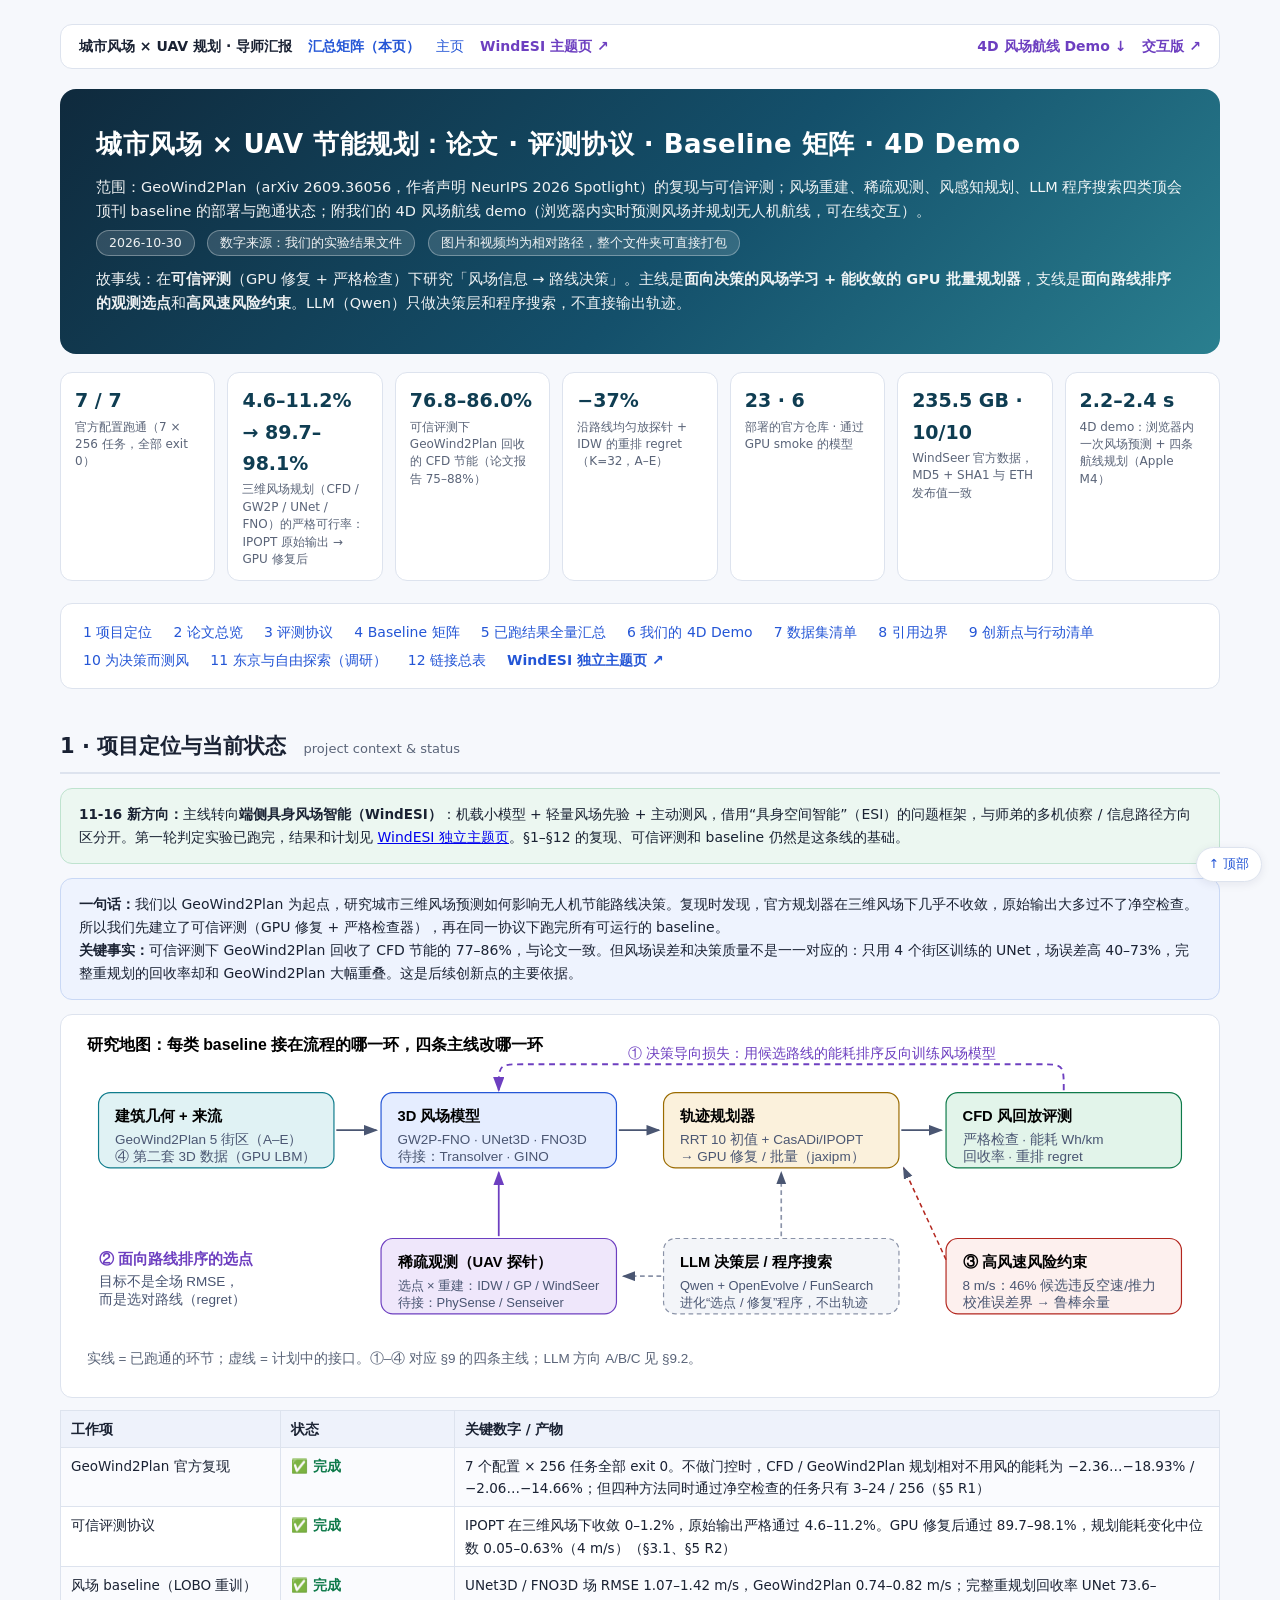
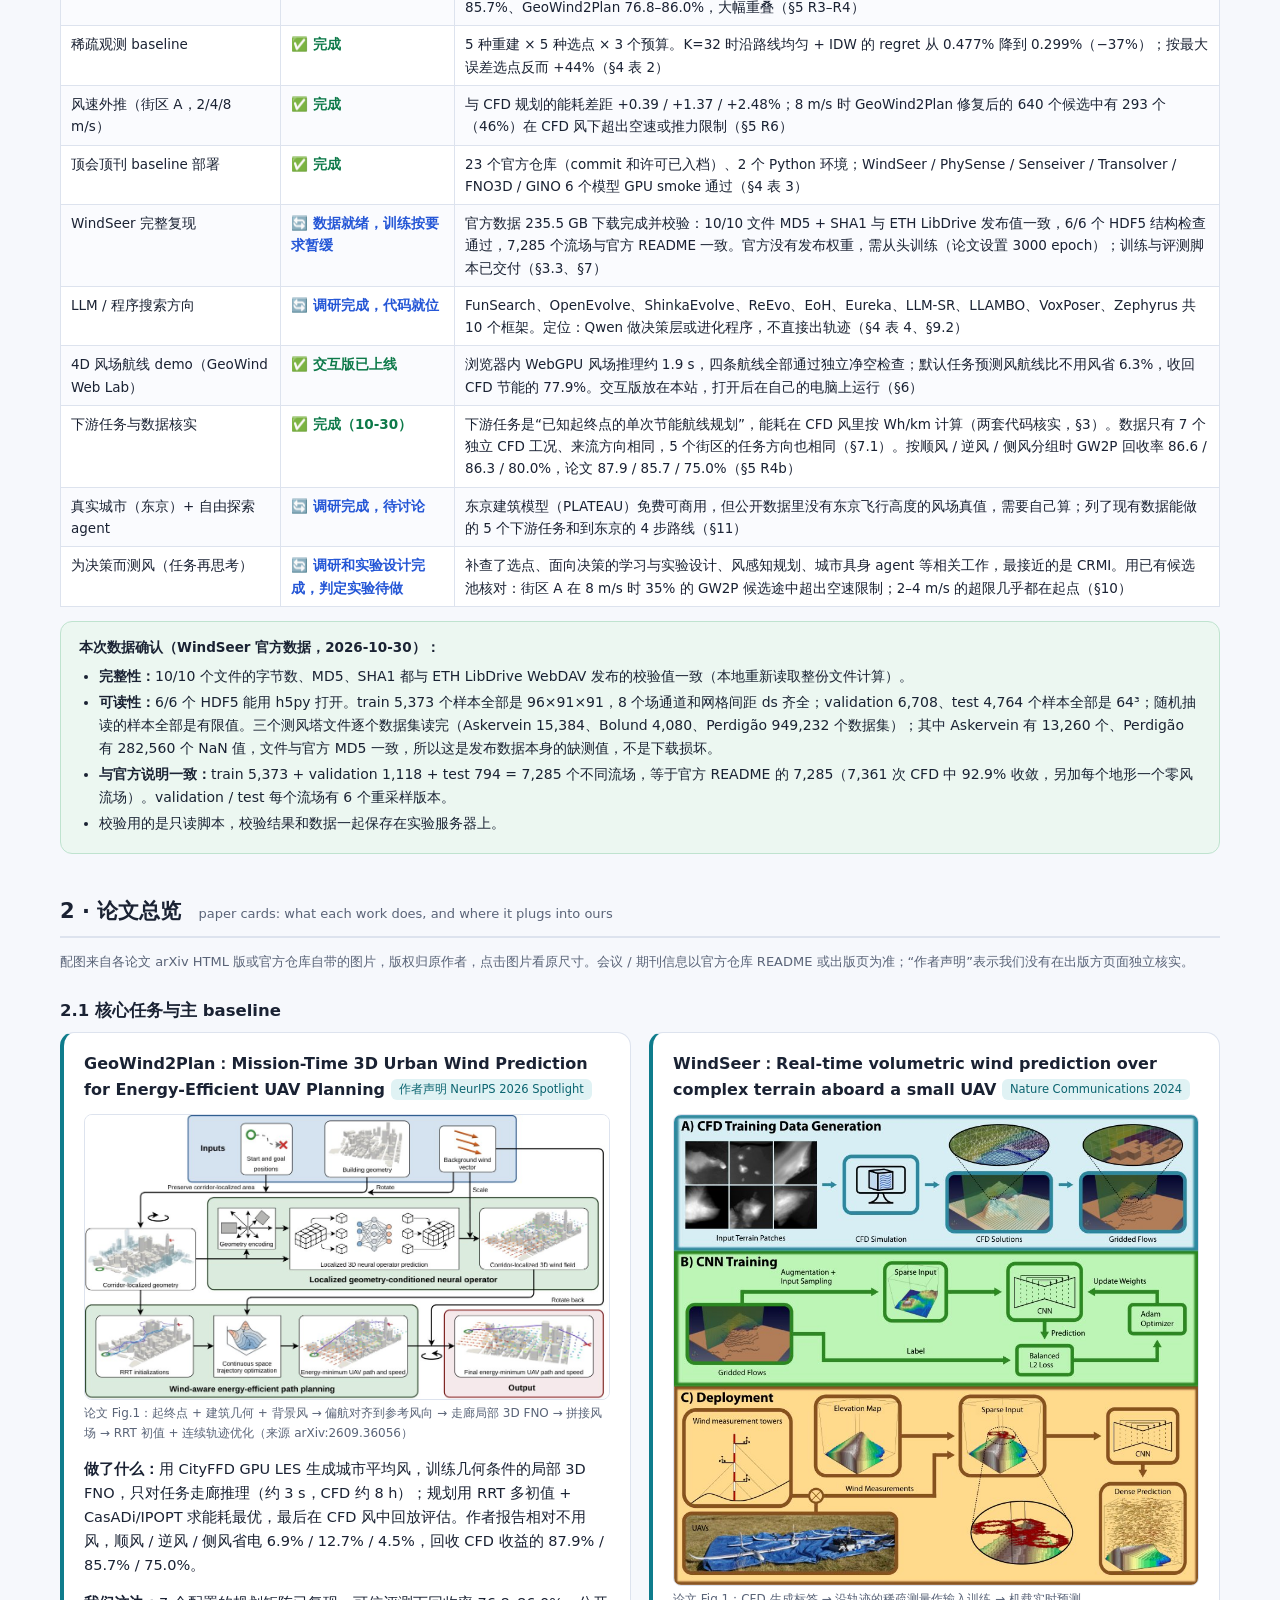
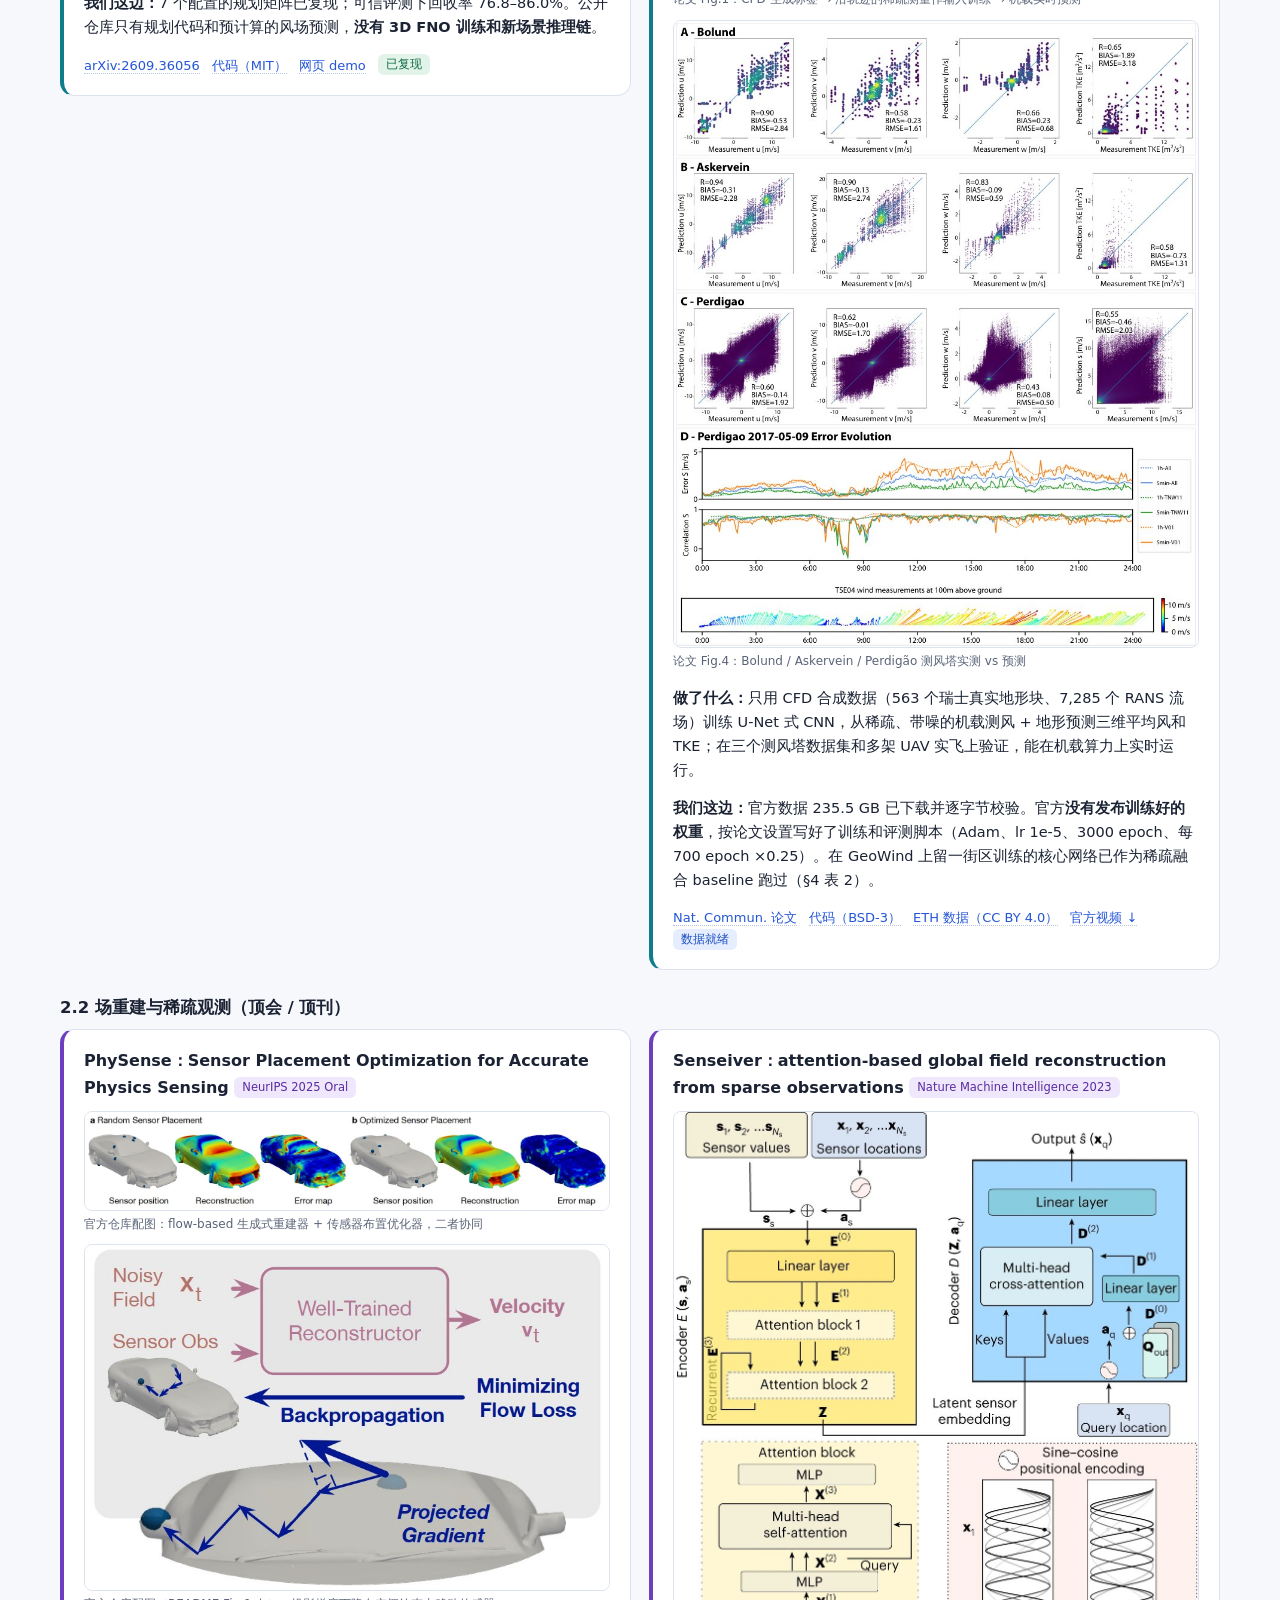
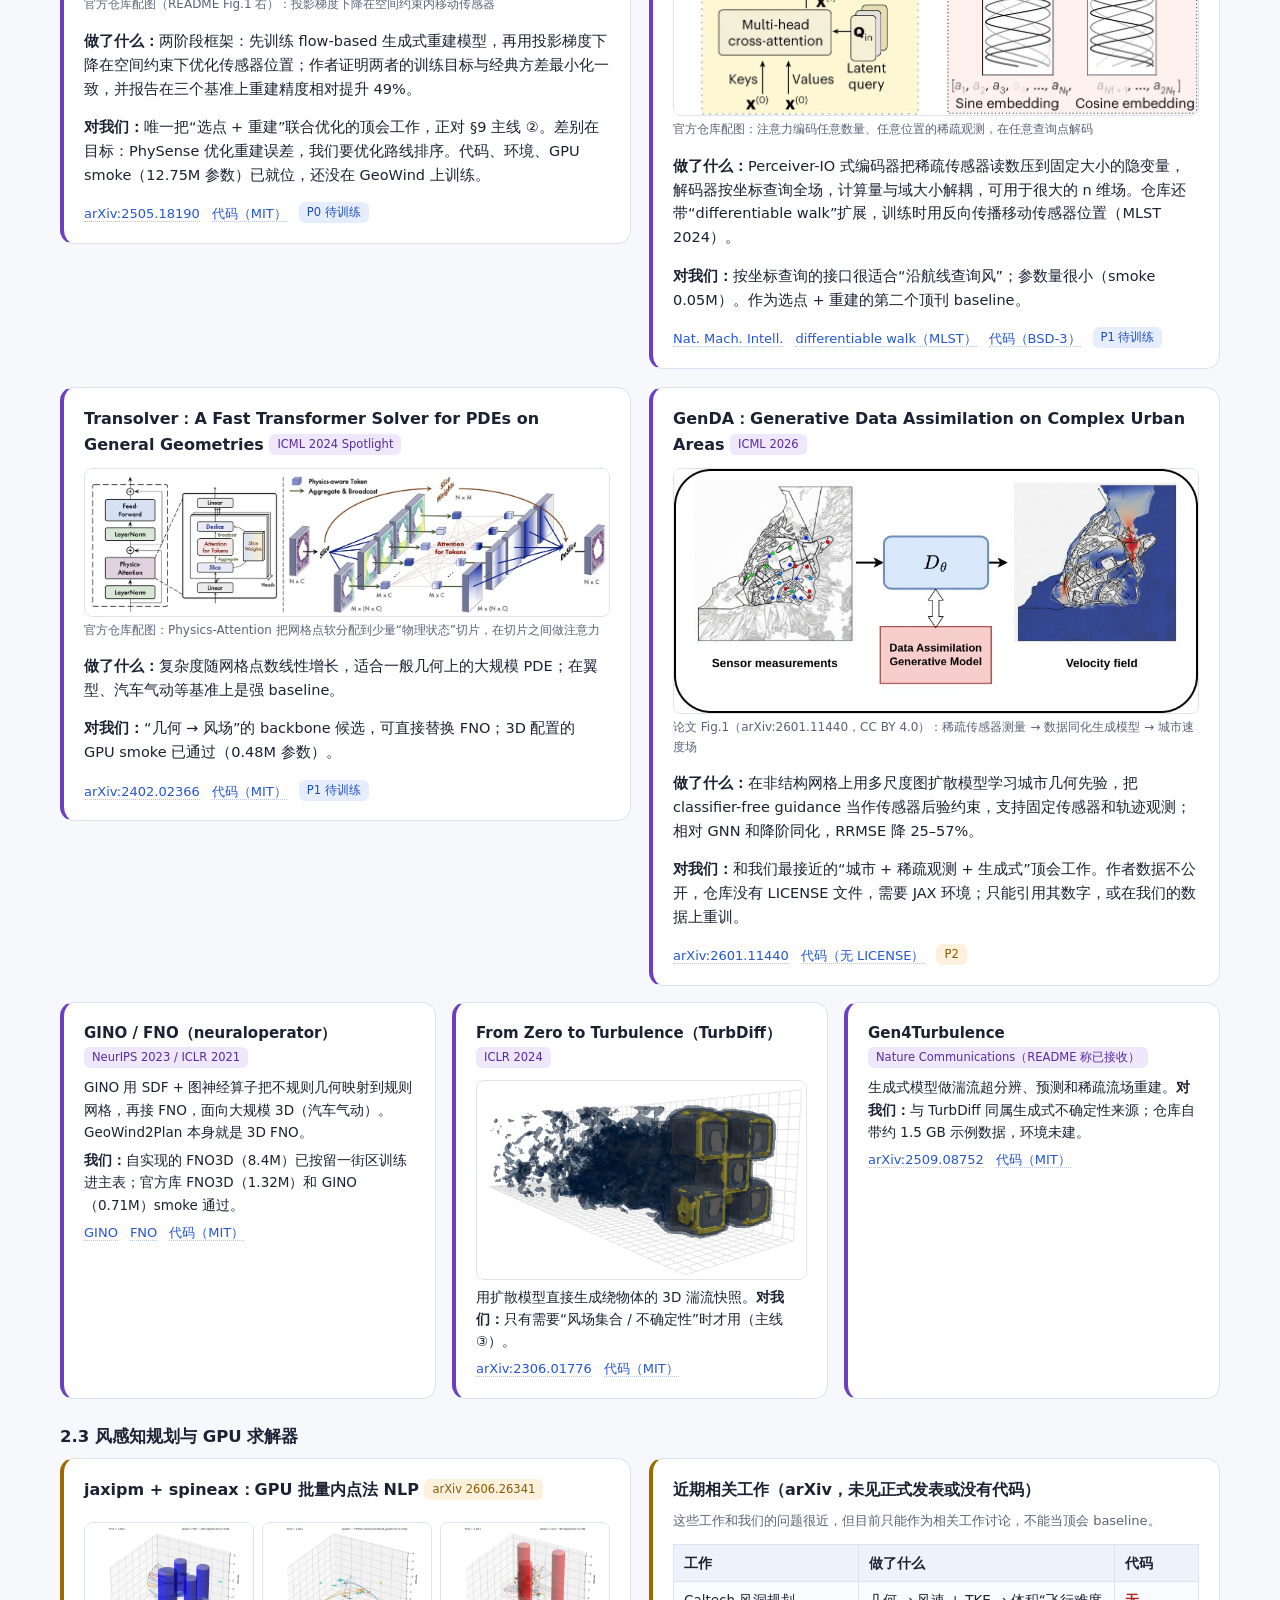
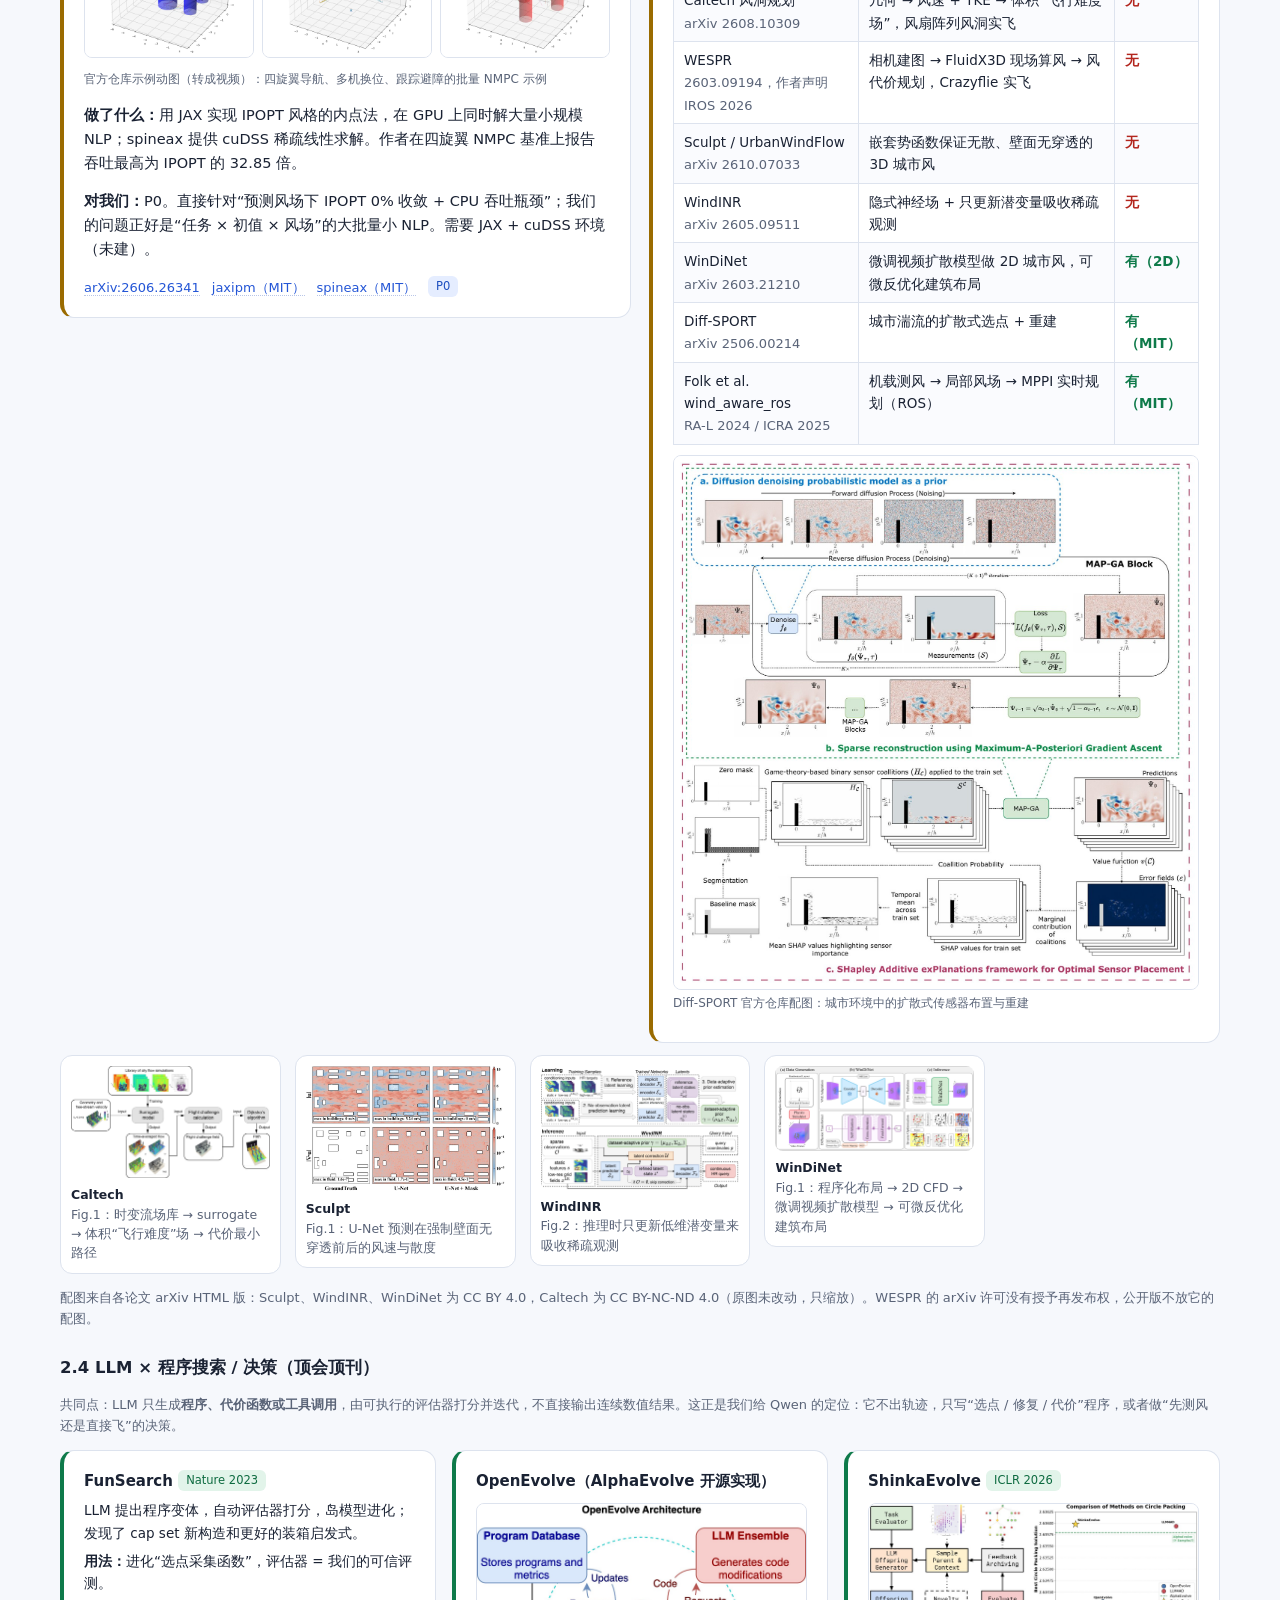
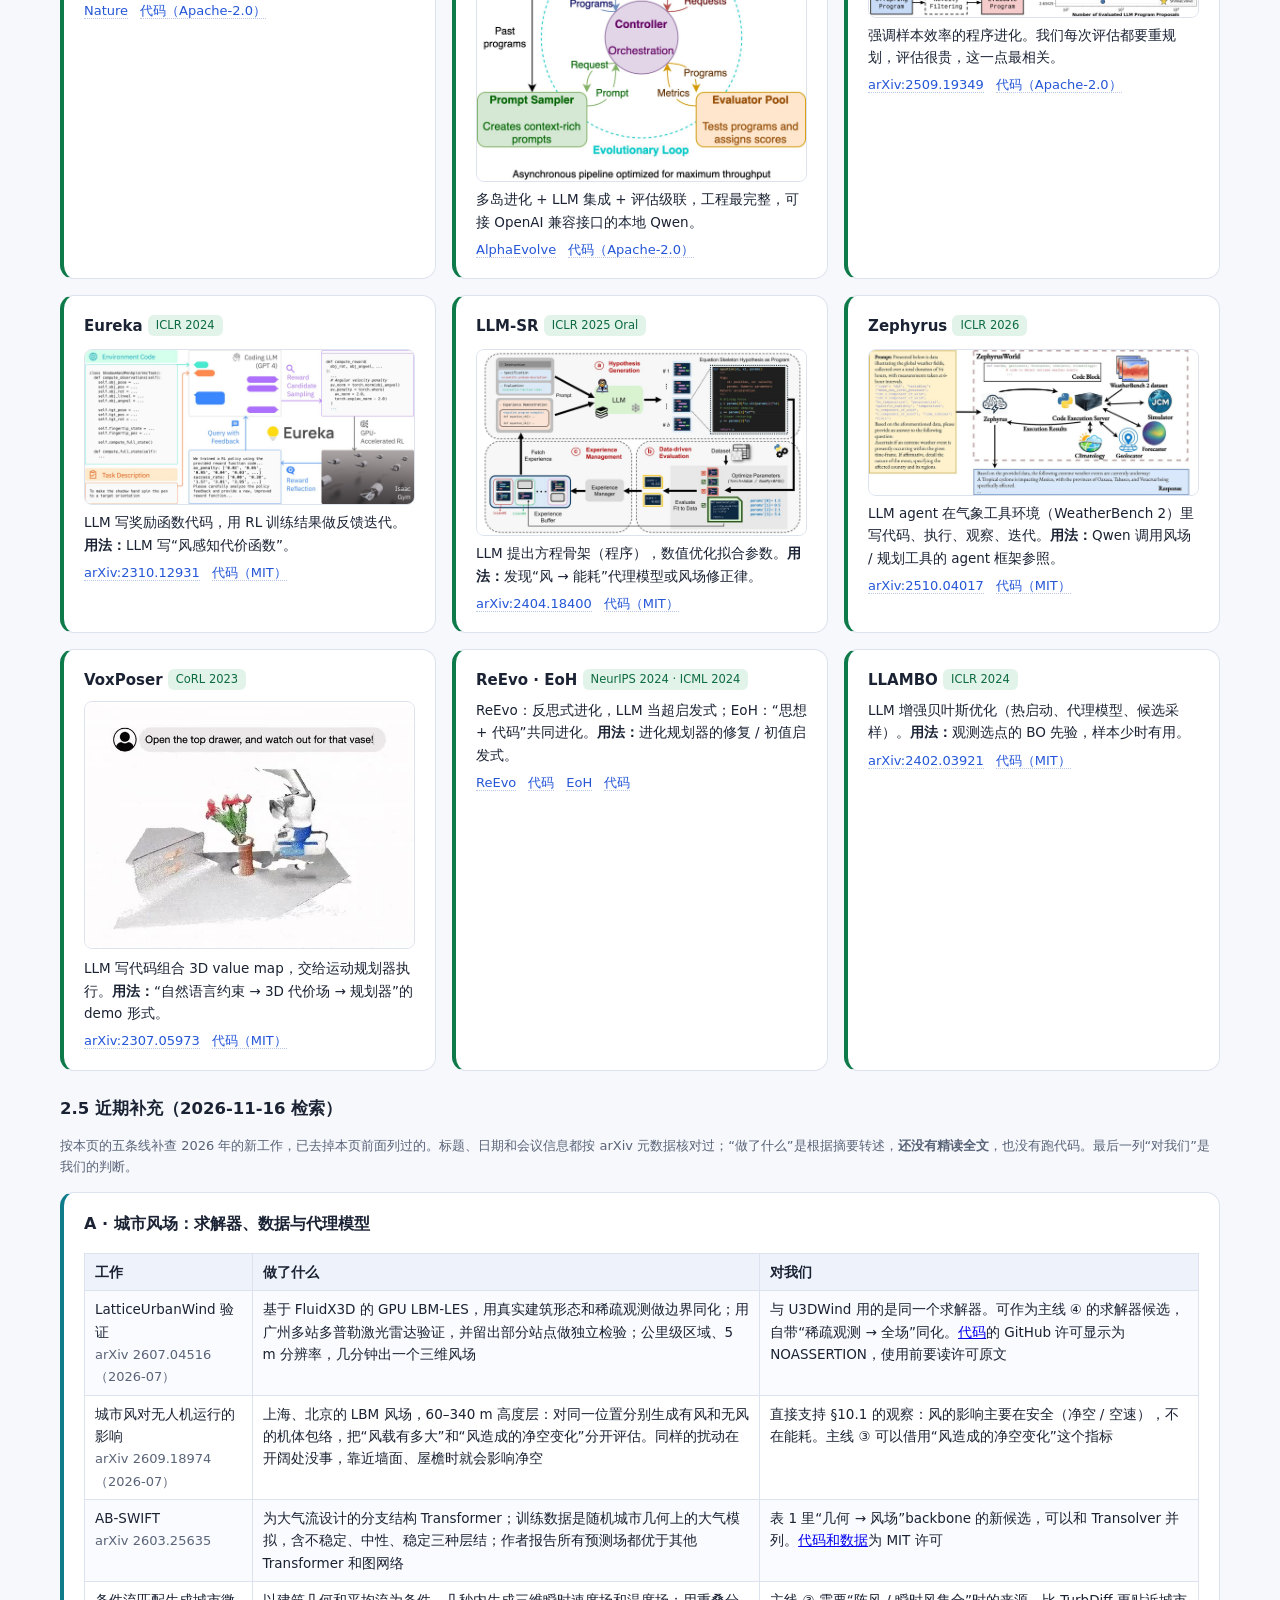
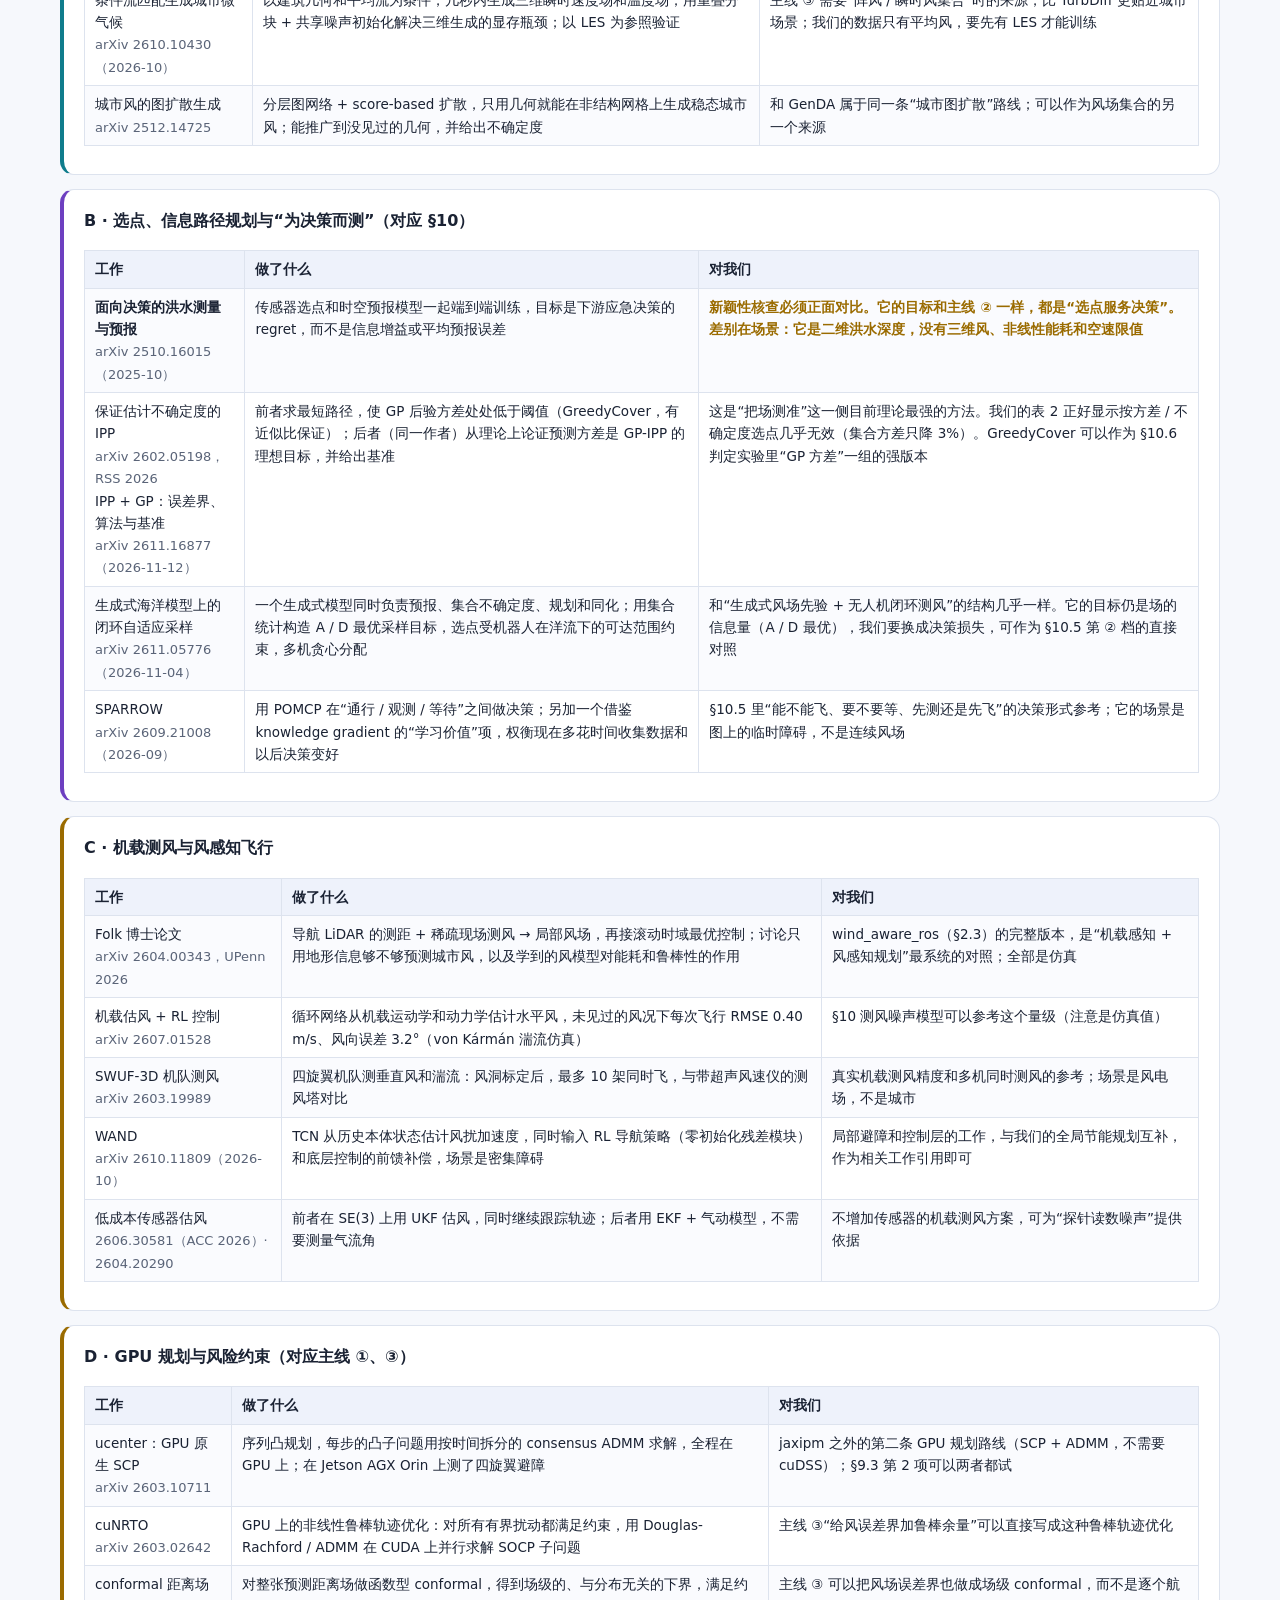
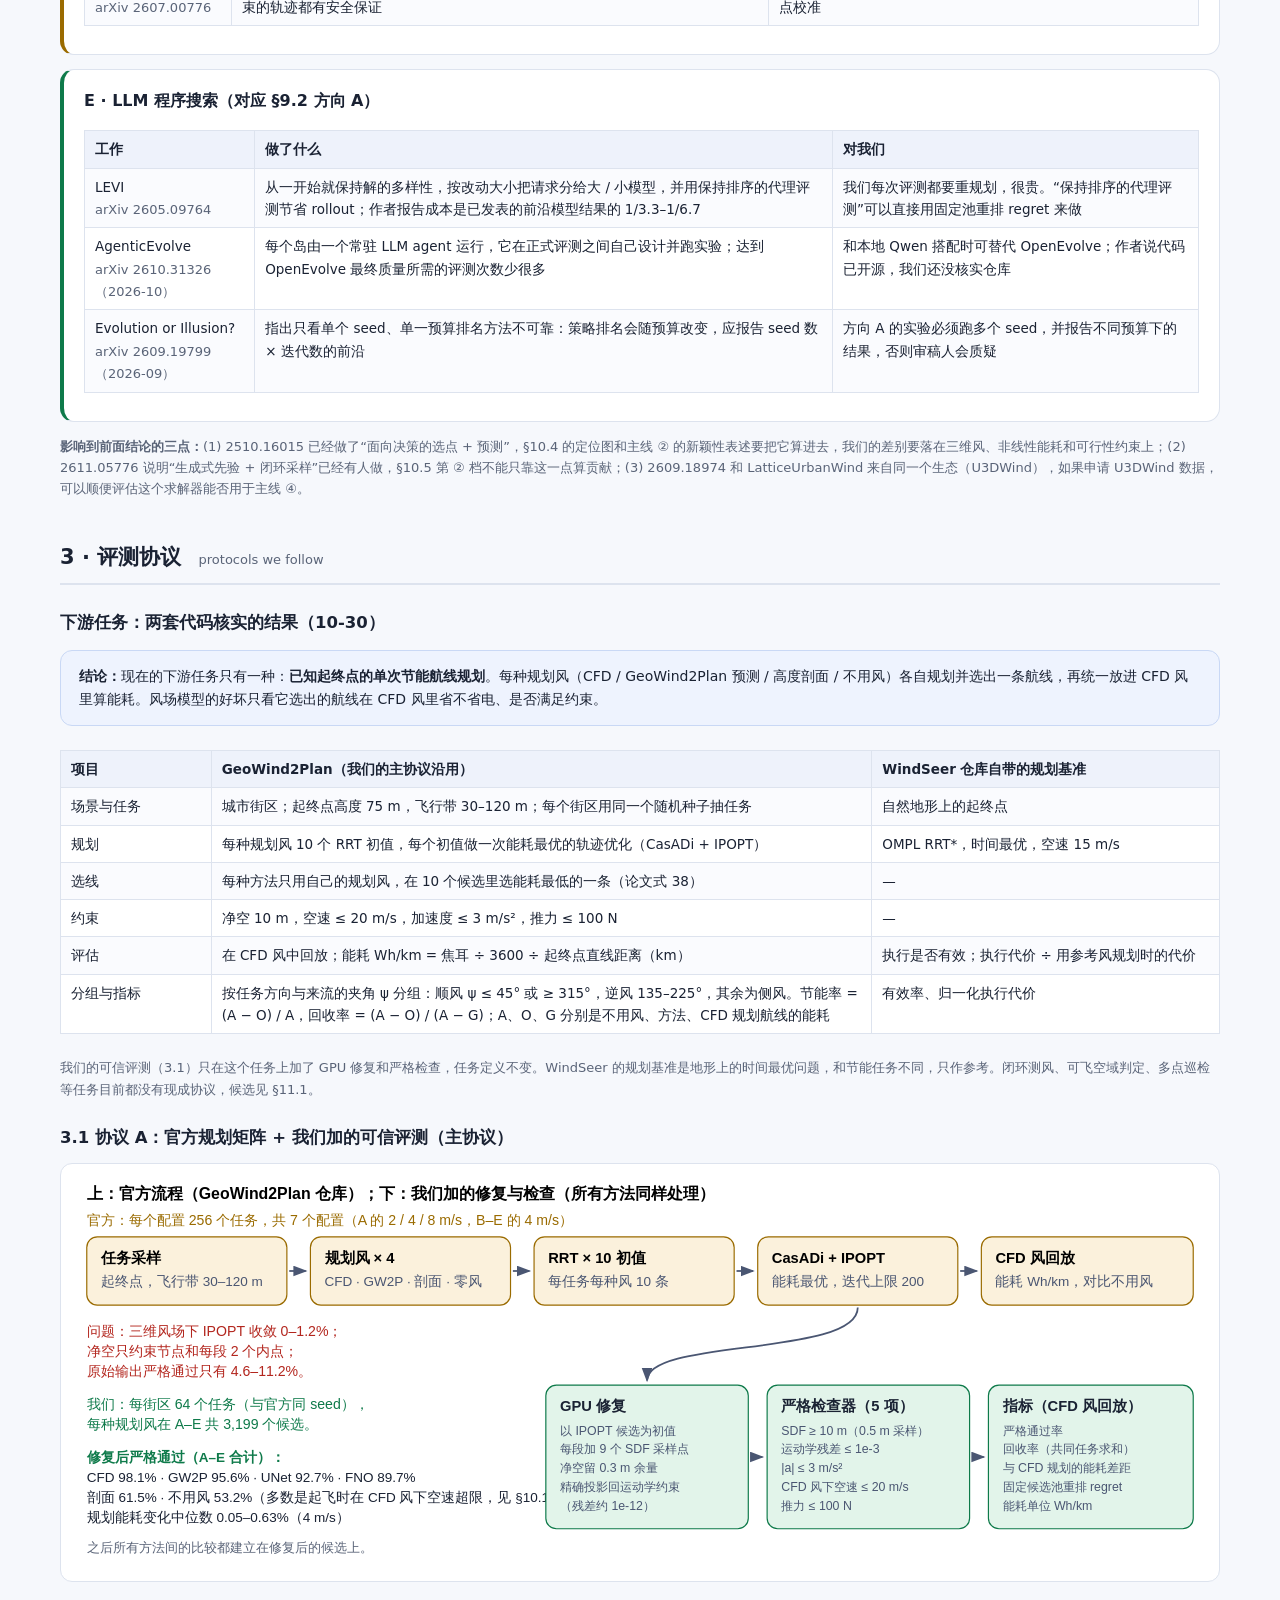
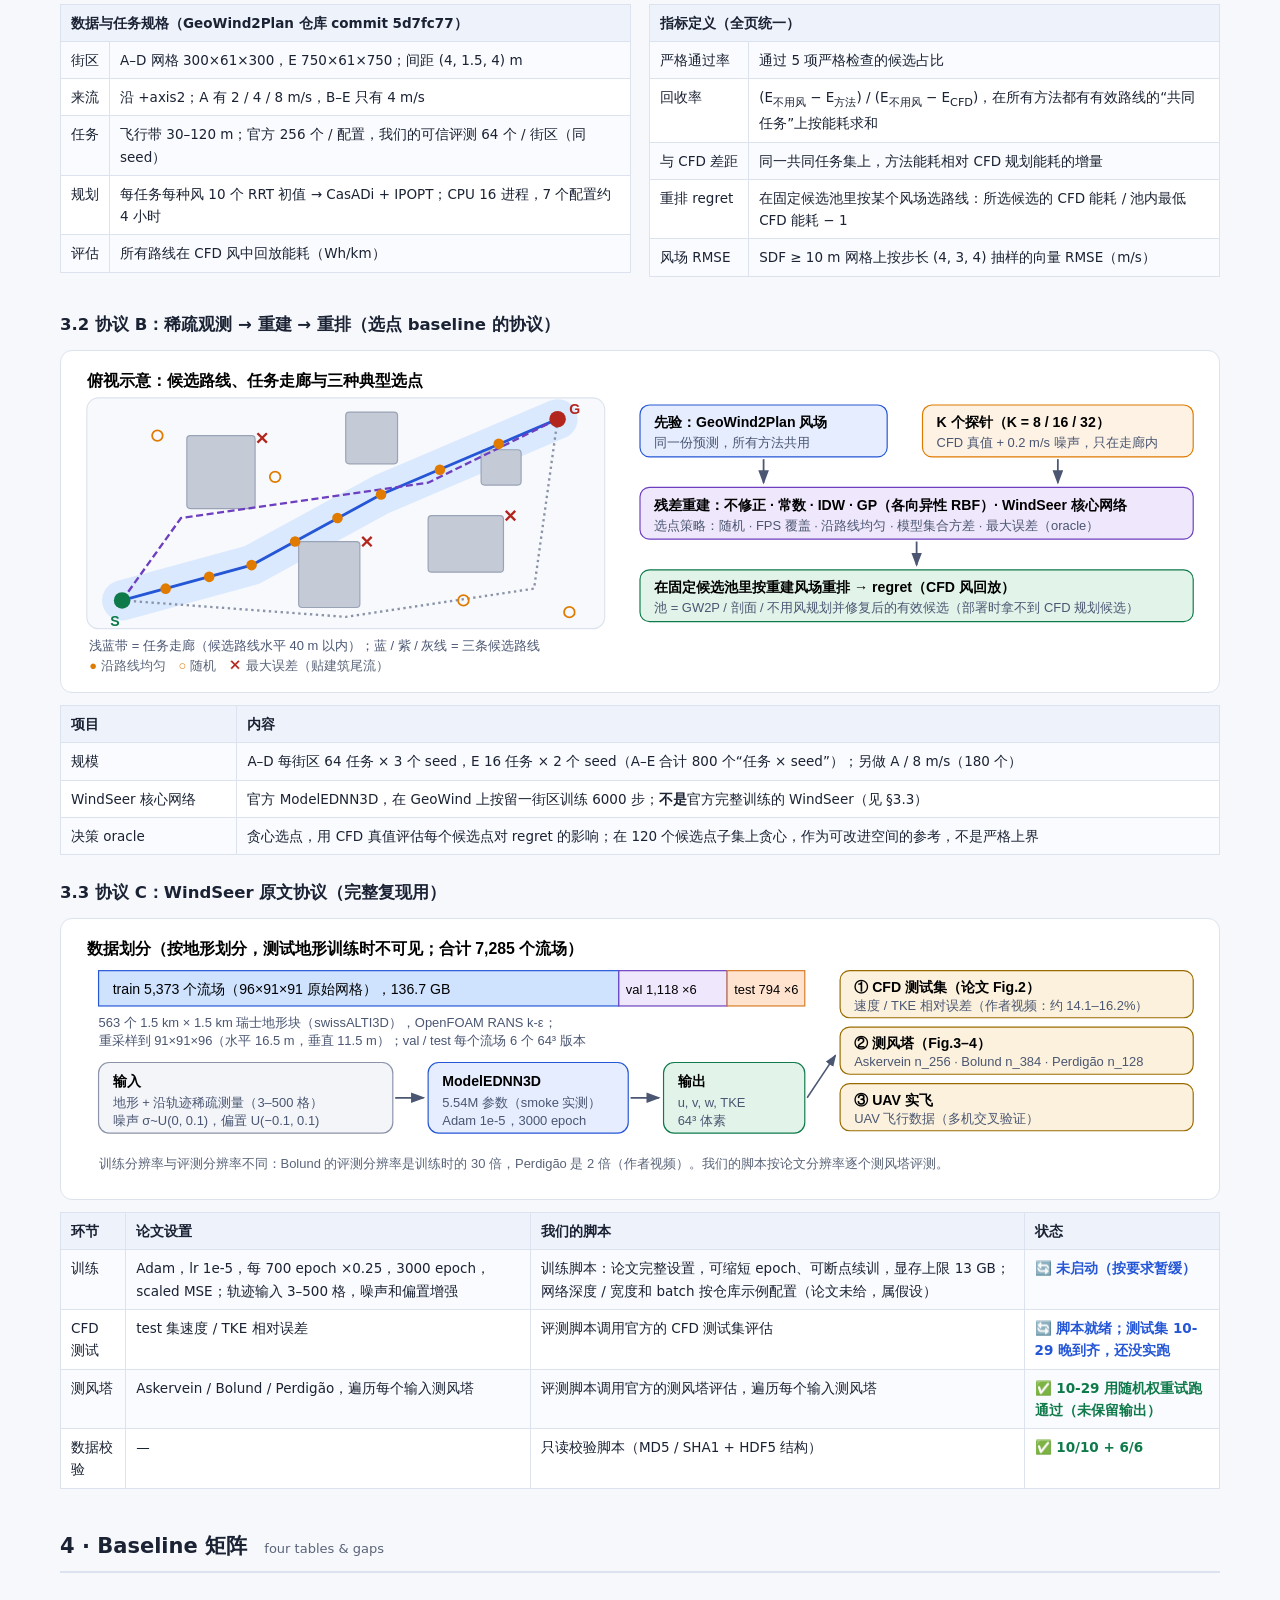
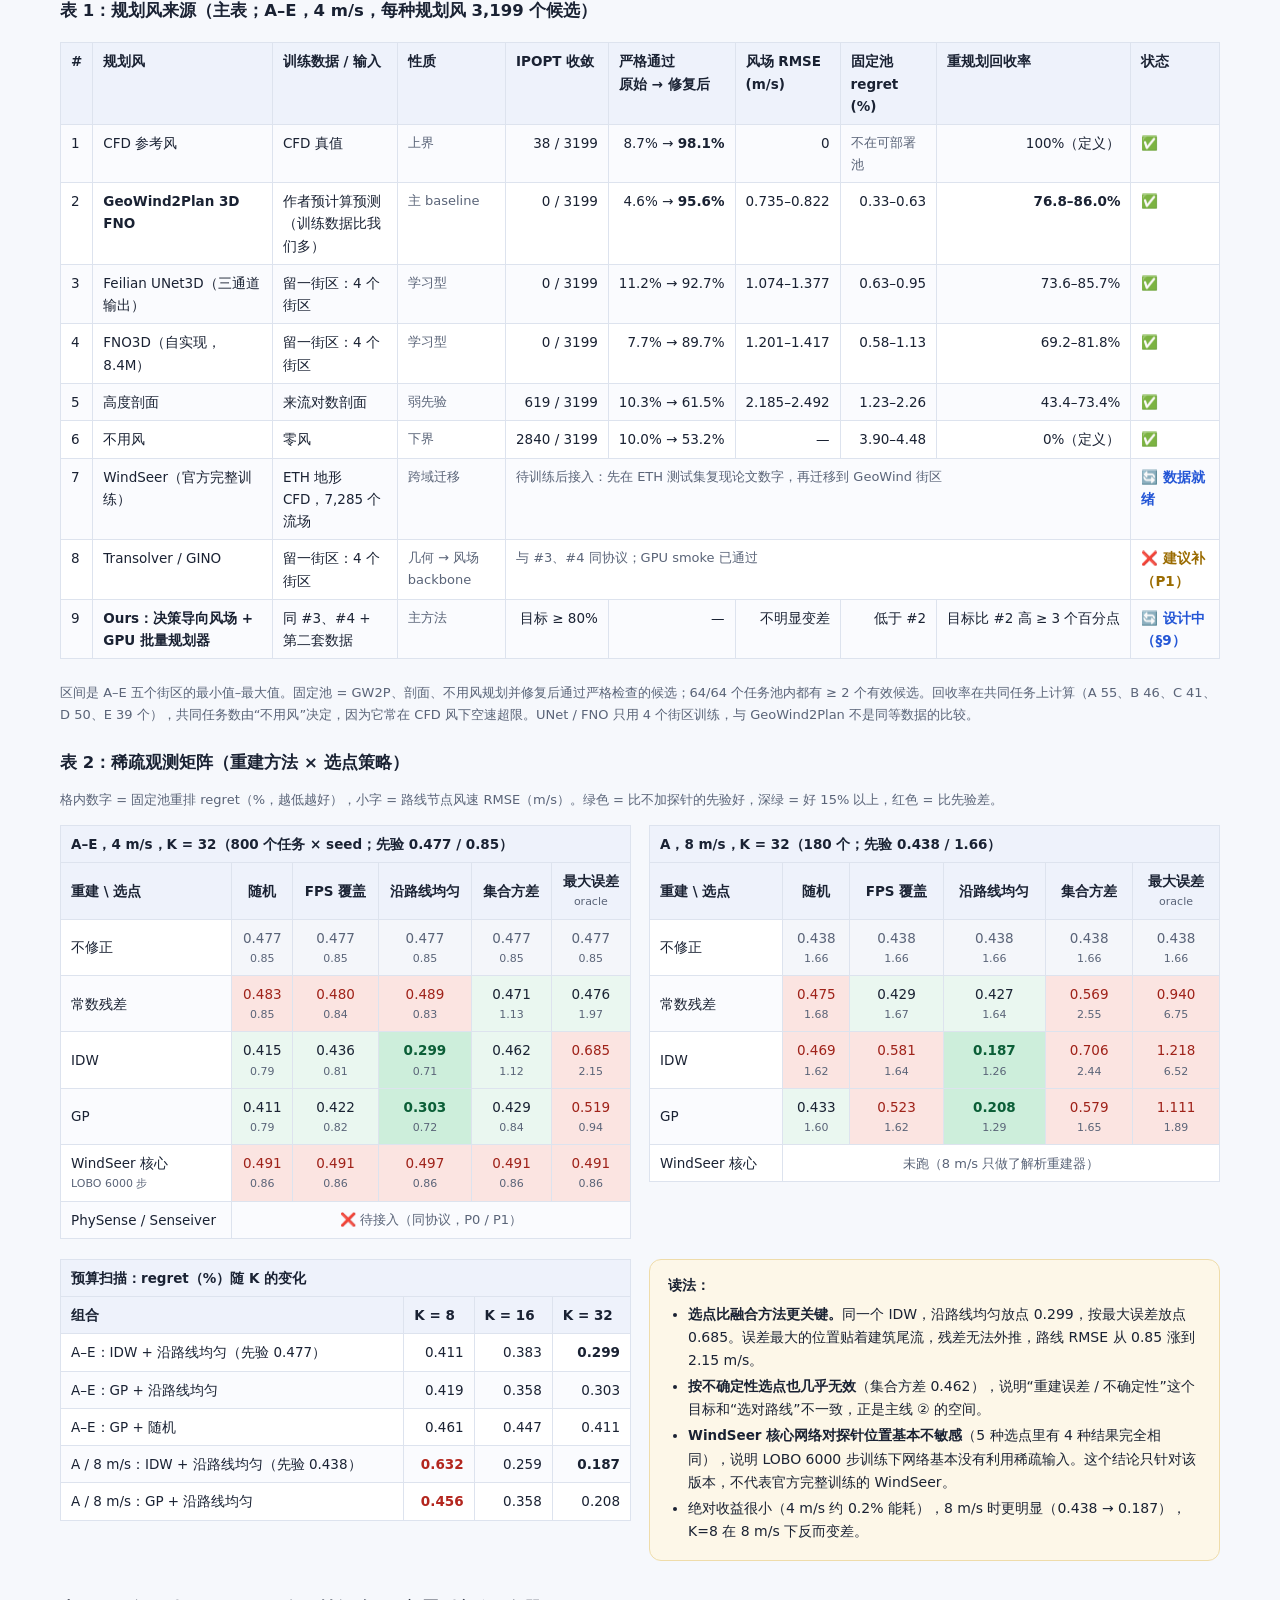
<file: urban-wind-uav/index.html>
<!DOCTYPE html>
<html lang="zh-CN">
<head>
<meta charset="UTF-8">
<meta name="viewport" content="width=device-width, initial-scale=1.0">
<meta name="robots" content="noindex">
<!-- generated by publish_site.py from the local advisor report; edit the source and re-run -->
<title>城市风场 × UAV 节能规划：汇总矩阵（论文 · 协议 · Baseline · 结果 · 4D Demo）</title>
<style>
  :root{
    --ink:#1a2233; --muted:#5a6478; --line:#dde3ee; --bg:#f6f8fc; --card:#ffffff;
    --blue:#2456d6; --violet:#6d3fc0; --green:#0e7a4a; --red:#b3261e; --amber:#9a6b00; --teal:#0f7c8c;
  }
  *{box-sizing:border-box}
  html{scroll-behavior:smooth}
  body{font-family:"PingFang SC","Hiragino Sans GB","Microsoft YaHei",system-ui,sans-serif;
       color:var(--ink); background:var(--bg); margin:0; line-height:1.65;}
  .wrap{max-width:1200px; margin:0 auto; padding:24px 20px 80px;}
  .topnav{display:flex; flex-wrap:wrap; gap:8px 16px; align-items:center; background:#fff; border:1px solid var(--line);
       border-radius:12px; padding:10px 18px; margin-bottom:20px; font-size:14px}
  .topnav b{color:var(--ink)}
  .topnav a{color:var(--blue); text-decoration:none}
  .topnav a.cur{font-weight:600}
  .topnav a.ext{margin-left:auto; color:var(--violet); font-weight:600}
  header.hero{background:linear-gradient(135deg,#0f2a3d,#14506b 55%,#2a7f8f); color:#fff;
       border-radius:16px; padding:34px 36px; margin-bottom:18px;}
  header.hero h1{margin:0 0 10px; font-size:26px; letter-spacing:.5px;}
  header.hero p{margin:4px 0; opacity:.93; font-size:14.5px;}
  header.hero a{color:#fff}
  .badge{display:inline-block; background:rgba(255,255,255,.15); border:1px solid rgba(255,255,255,.35);
       border-radius:999px; padding:2px 12px; font-size:12.5px; margin:2px 8px 2px 0;}
  .kpis{display:grid; grid-template-columns:repeat(auto-fit,minmax(150px,1fr)); gap:12px; margin:0 0 22px}
  .kpi{background:#fff; border:1px solid var(--line); border-radius:12px; padding:12px 14px}
  .kpi b{font-size:19px; display:block; color:#0f3d52; font-variant-numeric:tabular-nums}
  .kpi span{font-size:12px; color:var(--muted); line-height:1.45; display:block; margin-top:2px}
  nav.toc{background:var(--card); border:1px solid var(--line); border-radius:12px; padding:14px 22px; margin-bottom:26px;}
  nav.toc a{color:var(--blue); text-decoration:none; margin-right:16px; font-size:14px; white-space:nowrap; line-height:2}
  nav.toc a:hover{text-decoration:underline;}
  h2{font-size:21px; margin:40px 0 6px; padding-bottom:8px; border-bottom:2px solid var(--line);}
  h2 .en{color:var(--muted); font-size:13px; font-weight:normal; margin-left:10px;}
  h3{font-size:16.5px; margin:24px 0 8px;}
  p{font-size:14.5px;}
  .muted{color:var(--muted); font-size:13px;}
  .grid{display:grid; grid-template-columns:1fr 1fr; gap:18px; align-items:start;}
  .grid3{display:grid; grid-template-columns:repeat(3,1fr); gap:16px;}
  @media(max-width:960px){.grid3{grid-template-columns:1fr 1fr}}
  @media(max-width:860px){.grid,.grid3{grid-template-columns:1fr}}
  .card{background:var(--card); border:1px solid var(--line); border-radius:14px; padding:18px 20px; margin:14px 0;}
  .grid > .card, .grid3 > .card{margin:0}
  .card h4{margin:0 0 6px; font-size:16px;}
  .card.small h4{font-size:15px}
  .card.small p{font-size:13.5px; margin:6px 0}
  .paper{border-left:4px solid var(--blue);}
  .paper.core{border-left-color:var(--teal);}
  .paper.sense{border-left-color:var(--violet);}
  .paper.plan{border-left-color:var(--amber);}
  .paper.llm{border-left-color:var(--green);}
  .paper img, .paper video{width:100%; border:1px solid var(--line); border-radius:8px; margin:10px 0 4px; background:#fff; display:block}
  a.imglink img{cursor:zoom-in}
  .figcap{font-size:12px; color:var(--muted); margin:2px 0 10px;}
  .links{font-size:13px; margin-top:6px;}
  .links a{color:var(--blue); text-decoration:none; margin-right:12px; border-bottom:1px dotted #b9c6e8; white-space:nowrap}
  .links a:hover{border-bottom-style:solid;}
  .tag{display:inline-block; font-size:11.5px; border-radius:6px; padding:1px 8px; margin-right:6px; vertical-align:2px; font-weight:500}
  .tag.v{background:#efe7fb; color:#5a2ca0;}
  .tag.b{background:#e5edff; color:#1d4fc0;}
  .tag.g{background:#e2f4ea; color:#0e6b41;}
  .tag.r{background:#fbe9e7; color:#b3261e;}
  .tag.a{background:#fbf1dc; color:#8a5a00;}
  .tag.t{background:#e0f2f4; color:#0b6470;}
  table{border-collapse:collapse; width:100%; font-size:13.5px; margin:10px 0; background:var(--card);}
  th{background:#eef2fb; text-align:left; font-weight:600;}
  th,td{border:1px solid var(--line); padding:7px 10px; vertical-align:top;}
  tr:nth-child(even) td{background:#fafbfe;}
  td.num{text-align:right; font-variant-numeric:tabular-nums; white-space:nowrap}
  table.kv td:first-child{white-space:nowrap; width:1%}
  .tbl-scroll{overflow-x:auto}
  .ok{color:var(--green); font-weight:600;}
  .warn{color:var(--amber); font-weight:600;}
  .no{color:var(--red); font-weight:600;}
  .doing{color:var(--blue); font-weight:600;}
  table.matrix th, table.matrix td{text-align:center; vertical-align:middle}
  table.matrix td:first-child, table.matrix th:first-child{text-align:left}
  table.matrix td.c-good{background:#cdeedb !important; color:#0b5e37; font-weight:700}
  table.matrix td.c-ok{background:#eaf7f0 !important}
  table.matrix td.c-bad{background:#fbe4e1 !important; color:#9f2219}
  table.matrix td.c-mid{background:#f4f6fa !important; color:#5a6478}
  .sub{display:block; font-size:11px; color:var(--muted); font-weight:400; margin-top:1px}
  .callout{border-radius:12px; padding:14px 18px; margin:14px 0; font-size:14px;}
  .callout.red{background:#fdf0ee; border:1px solid #f2c4be;}
  .callout.blue{background:#eef3fe; border:1px solid #c9d8f5;}
  .callout.green{background:#ecf7f1; border:1px solid #bfe3cf;}
  .callout.amber{background:#fdf7e8; border:1px solid #efdcaa;}
  .callout b{font-size:13.5px;}
  .callout ul{margin:6px 0 0; padding-left:20px}
  .callout li{margin:3px 0}
  code{background:#eef1f8; border-radius:5px; padding:1px 6px; font-size:12.5px;
       font-family:"SF Mono",Menlo,Consolas,monospace; overflow-wrap:anywhere}
  .svgbox{background:var(--card); border:1px solid var(--line); border-radius:12px; padding:14px; margin:12px 0; overflow-x:auto;}
  .svgbox svg{display:block; min-width:860px; width:100%; height:auto}
  .pill{display:inline-block; background:#e8ecf7; border-radius:6px; padding:1px 8px; font-size:12px; margin:2px 4px 2px 0;}
  figure{margin:12px 0}
  figure img{width:100%; border:1px solid var(--line); border-radius:10px; background:#fff; display:block}
  figure figcaption{font-size:12.5px; color:var(--muted); margin-top:6px}
  .vgrid{display:grid; grid-template-columns:repeat(auto-fill,minmax(340px,1fr)); gap:14px; margin:12px 0; align-items:start}
  .vgrid.two{grid-template-columns:repeat(auto-fill,minmax(480px,1fr))}
  @media(max-width:560px){.vgrid.two{grid-template-columns:1fr}}
  .vcard{background:#fff; border:1px solid var(--line); border-radius:12px; padding:10px}
  .vcard video, .vcard img{width:100%; border-radius:8px; background:#0d1220; display:block}
  .vcard .cap{font-size:12.5px; margin-top:7px; line-height:1.55}
  .vcard .cap span{color:var(--muted)}
  .vcard .cap a{color:var(--blue); text-decoration:none; border-bottom:1px dotted #b9c6e8; margin-right:10px}
  .ext-tag{font-size:10.5px; border-radius:6px; padding:1px 7px; margin-left:4px; background:#fbf1dc; color:#8a5a00}
  .own-tag{font-size:10.5px; border-radius:6px; padding:1px 7px; margin-left:4px; background:#e2f4ea; color:#0e6b41}
  .demo-wrap{background:#0d1220; border-radius:14px; overflow:hidden; border:1px solid #1f2a44}
  .demo-stage{position:relative; aspect-ratio:16/9; width:100%; background:#0d1220}
  .demo-stage.live{aspect-ratio:auto; height:810px}
  @media(max-width:860px){.demo-stage.live{height:720px}}
  .demo-stage iframe{position:absolute; inset:0; width:100%; height:100%; border:0; display:block}
  .demo-poster{position:absolute; inset:0; width:100%; height:100%; object-fit:cover; opacity:.55}
  .demo-load{position:absolute; left:50%; top:50%; transform:translate(-50%,-50%); background:#fff; color:#0f2a3d; border:0;
       border-radius:999px; padding:12px 26px; font-size:15px; font-weight:600; cursor:pointer; box-shadow:0 6px 24px rgba(0,0,0,.35)}
  .demo-load small{display:block; font-weight:400; font-size:11.5px; color:var(--muted); margin-top:2px}
  .demo-bar{display:flex; flex-wrap:wrap; gap:8px; align-items:center; padding:10px 12px; background:#131b2e; color:#c9d3e6; font-size:13px}
  .demo-bar button{background:#1d2742; color:#dfe6f5; border:1px solid #2c3a5e; border-radius:8px; padding:4px 10px; font-size:12.5px; cursor:pointer}
  .demo-bar button[aria-pressed="true"]{background:#2a7f8f; border-color:#3fa3b5; color:#fff}
  .demo-bar .sep{width:1px; height:20px; background:#2c3a5e; margin:0 4px}
  .demo-bar a{color:#9fd6e0; margin-left:auto; text-decoration:none}
  .scene-thumb{display:flex; gap:8px; align-items:center}
  .topnav a.lab-nav{color:var(--violet); font-weight:600}
  .lab-open{display:flex; flex-wrap:wrap; gap:12px 18px; align-items:center; background:#f4f0fb; border:1px solid #dccff3;
       border-radius:12px; padding:14px 18px; margin:14px 0}
  .lab-btn{display:inline-block; background:var(--violet); color:#fff; text-decoration:none; font-weight:600; font-size:15px;
       border-radius:999px; padding:10px 22px; box-shadow:0 4px 14px rgba(109,63,192,.25); white-space:nowrap}
  .lab-btn:hover{background:#5a2ca0}
  .lab-open .lab-note{flex:1 1 420px; font-size:13px; color:var(--muted); line-height:1.6}
  .scene-thumb img{width:46px; height:26px; object-fit:cover; border-radius:4px}
  footer{margin-top:50px; color:var(--muted); font-size:12.5px; border-top:1px solid var(--line); padding-top:14px;}
  .totop{position:fixed; right:18px; bottom:18px; background:#fff; border:1px solid var(--line); border-radius:999px;
       padding:6px 12px; font-size:12.5px; color:var(--blue); text-decoration:none; box-shadow:0 2px 10px rgba(20,30,60,.08)}
</style>
</head>
<body>
<div class="wrap">

<div class="topnav">
  <b>城市风场 × UAV 规划 · 导师汇报</b>
  <a href="index.html" class="cur">汇总矩阵（本页）</a>
  <a href="../">主页</a>
  <a href="windesi.html" class="lab-nav">WindESI 主题页 ↗</a>
  <a class="ext" href="#s6">4D 风场航线 Demo ↓</a>
  <a class="lab-nav" href="lab/" target="_blank" rel="noopener">交互版 ↗</a>
</div>

<header class="hero">
  <h1>城市风场 × UAV 节能规划：论文 · 评测协议 · Baseline 矩阵 · 4D Demo</h1>
  <p>范围：GeoWind2Plan（arXiv 2609.36056，作者声明 NeurIPS 2026 Spotlight）的复现与可信评测；风场重建、稀疏观测、风感知规划、LLM 程序搜索四类顶会顶刊 baseline 的部署与跑通状态；附我们的 4D 风场航线 demo（浏览器内实时预测风场并规划无人机航线，可在线交互）。</p>
  <p>
    <span class="badge">2026-10-30</span>
    <span class="badge">数字来源：我们的实验结果文件</span>
    <span class="badge">图片和视频均为相对路径，整个文件夹可直接打包</span>
  </p>
  <p style="margin-top:10px">故事线：在<b>可信评测</b>（GPU 修复 + 严格检查）下研究「风场信息 → 路线决策」。主线是<b>面向决策的风场学习 + 能收敛的 GPU 批量规划器</b>，支线是<b>面向路线排序的观测选点</b>和<b>高风速风险约束</b>。LLM（Qwen）只做决策层和程序搜索，不直接输出轨迹。</p>
</header>

<div class="kpis">
  <div class="kpi"><b>7 / 7</b><span>官方配置跑通（7 × 256 任务，全部 exit 0）</span></div>
  <div class="kpi"><b>4.6–11.2% → 89.7–98.1%</b><span>三维风场规划（CFD / GW2P / UNet / FNO）的严格可行率：IPOPT 原始输出 → GPU 修复后</span></div>
  <div class="kpi"><b>76.8–86.0%</b><span>可信评测下 GeoWind2Plan 回收的 CFD 节能（论文报告 75–88%）</span></div>
  <div class="kpi"><b>−37%</b><span>沿路线均匀放探针 + IDW 的重排 regret（K=32，A–E）</span></div>
  <div class="kpi"><b>23 · 6</b><span>部署的官方仓库 · 通过 GPU smoke 的模型</span></div>
  <div class="kpi"><b>235.5 GB · 10/10</b><span>WindSeer 官方数据，MD5 + SHA1 与 ETH 发布值一致</span></div>
  <div class="kpi"><b>2.2–2.4 s</b><span>4D demo：浏览器内一次风场预测 + 四条航线规划（Apple M4）</span></div>
</div>

<nav class="toc">
  <a href="#s1">1 项目定位</a>
  <a href="#s2">2 论文总览</a>
  <a href="#s3">3 评测协议</a>
  <a href="#s4">4 Baseline 矩阵</a>
  <a href="#s5">5 已跑结果全量汇总</a>
  <a href="#s6">6 我们的 4D Demo</a>
  <a href="#s7">7 数据集清单</a>
  <a href="#s8">8 引用边界</a>
  <a href="#s9">9 创新点与行动清单</a>
  <a href="#s10">10 为决策而测风</a>
  <a href="#s11">11 东京与自由探索（调研）</a>
  <a href="#s12">12 链接总表</a>
  <a href="windesi.html"><b>WindESI 独立主题页 ↗</b></a>
</nav>

<!-- ================================================================ -->
<h2 id="s1">1 · 项目定位与当前状态 <span class="en">project context &amp; status</span></h2>
<div class="callout green">
<b>11-16 新方向：</b>主线转向<b>端侧具身风场智能（WindESI）</b>：机载小模型 + 轻量风场先验 + 主动测风，借用“具身空间智能”（ESI）的问题框架，与师弟的多机侦察 / 信息路径方向区分开。第一轮判定实验已跑完，结果和计划见 <a href="windesi.html">WindESI 独立主题页</a>。§1–§12 的复现、可信评测和 baseline 仍然是这条线的基础。
</div>
<div class="callout blue">
<b>一句话：</b>我们以 GeoWind2Plan 为起点，研究城市三维风场预测如何影响无人机节能路线决策。复现时发现，官方规划器在三维风场下几乎不收敛，原始输出大多过不了净空检查。所以我们先建立了可信评测（GPU 修复 + 严格检查器），再在同一协议下跑完所有可运行的 baseline。
<br><b>关键事实：</b>可信评测下 GeoWind2Plan 回收了 CFD 节能的 77–86%，与论文一致。但风场误差和决策质量不是一一对应的：只用 4 个街区训练的 UNet，场误差高 40–73%，完整重规划的回收率却和 GeoWind2Plan 大幅重叠。这是后续创新点的主要依据。
</div>

<div class="svgbox">
<svg viewBox="0 0 960 300" xmlns="http://www.w3.org/2000/svg" font-family="PingFang SC, Hiragino Sans GB, sans-serif" font-size="12.5">
  <defs>
    <marker id="ar" markerWidth="9" markerHeight="9" refX="7" refY="3" orient="auto"><path d="M0,0 L8,3 L0,6 z" fill="#4a5672"/></marker>
    <marker id="arv" markerWidth="9" markerHeight="9" refX="7" refY="3" orient="auto"><path d="M0,0 L8,3 L0,6 z" fill="#6d3fc0"/></marker>
  </defs>
  <text x="10" y="18" font-weight="bold" font-size="13.5">研究地图：每类 baseline 接在流程的哪一环，四条主线改哪一环</text>
  <path d="M840 52 C 840 30, 840 30, 820 30 L 380 30 C 360 30, 360 30, 360 52" fill="none" stroke="#6d3fc0" stroke-width="1.6" stroke-dasharray="5 4" marker-end="url(#arv)"/>
  <text x="470" y="25" fill="#6d3fc0" font-size="12">① 决策导向损失：用候选路线的能耗排序反向训练风场模型</text>
  <g>
    <rect x="20" y="54" width="200" height="64" rx="10" fill="#e0f2f4" stroke="#0f7c8c"/>
    <text x="34" y="78" font-weight="bold">建筑几何 + 来流</text>
    <text x="34" y="98" fill="#4a5672" font-size="11.5">GeoWind2Plan 5 街区（A–E）</text>
    <text x="34" y="112" fill="#4a5672" font-size="11.5">④ 第二套 3D 数据（GPU LBM）</text>
    <rect x="260" y="54" width="200" height="64" rx="10" fill="#e5edff" stroke="#2456d6"/>
    <text x="274" y="78" font-weight="bold">3D 风场模型</text>
    <text x="274" y="98" fill="#4a5672" font-size="11.5">GW2P-FNO · UNet3D · FNO3D</text>
    <text x="274" y="112" fill="#4a5672" font-size="11.5">待接：Transolver · GINO</text>
    <rect x="500" y="54" width="200" height="64" rx="10" fill="#fbf1dc" stroke="#9a6b00"/>
    <text x="514" y="78" font-weight="bold">轨迹规划器</text>
    <text x="514" y="98" fill="#4a5672" font-size="11.5">RRT 10 初值 + CasADi/IPOPT</text>
    <text x="514" y="112" fill="#4a5672" font-size="11.5">→ GPU 修复 / 批量（jaxipm）</text>
    <rect x="740" y="54" width="200" height="64" rx="10" fill="#e2f4ea" stroke="#0e7a4a"/>
    <text x="754" y="78" font-weight="bold">CFD 风回放评测</text>
    <text x="754" y="98" fill="#4a5672" font-size="11.5">严格检查 · 能耗 Wh/km</text>
    <text x="754" y="112" fill="#4a5672" font-size="11.5">回收率 · 重排 regret</text>
  </g>
  <path d="M222 86 L256 86" stroke="#4a5672" stroke-width="1.5" marker-end="url(#ar)"/>
  <path d="M462 86 L496 86" stroke="#4a5672" stroke-width="1.5" marker-end="url(#ar)"/>
  <path d="M702 86 L736 86" stroke="#4a5672" stroke-width="1.5" marker-end="url(#ar)"/>
  <rect x="260" y="178" width="200" height="64" rx="10" fill="#efe7fb" stroke="#6d3fc0"/>
  <text x="274" y="202" font-weight="bold">稀疏观测（UAV 探针）</text>
  <text x="274" y="222" fill="#4a5672" font-size="11">选点 × 重建：IDW / GP / WindSeer</text>
  <text x="274" y="236" fill="#4a5672" font-size="11">待接：PhySense / Senseiver</text>
  <path d="M360 176 L360 122" stroke="#6d3fc0" stroke-width="1.5" marker-end="url(#arv)"/>
  <rect x="500" y="178" width="200" height="64" rx="10" fill="#f3f5f9" stroke="#8a93a8" stroke-dasharray="4 3"/>
  <text x="514" y="202" font-weight="bold">LLM 决策层 / 程序搜索</text>
  <text x="514" y="222" fill="#4a5672" font-size="11">Qwen + OpenEvolve / FunSearch</text>
  <text x="514" y="236" fill="#4a5672" font-size="11">进化“选点 / 修复”程序，不出轨迹</text>
  <path d="M498 210 L466 210" stroke="#8a93a8" stroke-width="1.4" stroke-dasharray="4 3" marker-end="url(#ar)"/>
  <path d="M600 176 L600 122" stroke="#8a93a8" stroke-width="1.4" stroke-dasharray="4 3" marker-end="url(#ar)"/>
  <rect x="740" y="178" width="200" height="64" rx="10" fill="#fdf0ee" stroke="#b3261e"/>
  <text x="754" y="202" font-weight="bold">③ 高风速风险约束</text>
  <text x="754" y="222" fill="#4a5672" font-size="11.5">8 m/s：46% 候选违反空速/推力</text>
  <text x="754" y="236" fill="#4a5672" font-size="11.5">校准误差界 → 鲁棒余量</text>
  <path d="M740 196 L704 118" stroke="#b3261e" stroke-width="1.3" stroke-dasharray="4 3" marker-end="url(#ar)"/>
  <text x="20" y="200" font-weight="bold" fill="#6d3fc0">② 面向路线排序的选点</text>
  <text x="20" y="218" fill="#4a5672" font-size="11.5">目标不是全场 RMSE，</text>
  <text x="20" y="234" fill="#4a5672" font-size="11.5">而是选对路线（regret）</text>
  <text x="10" y="284" fill="#5a6478" font-size="11.5">实线 = 已跑通的环节；虚线 = 计划中的接口。①–④ 对应 §9 的四条主线；LLM 方向 A/B/C 见 §9.2。</text>
</svg>
</div>

<table>
  <tr><th style="width:19%">工作项</th><th style="width:15%">状态</th><th>关键数字 / 产物</th></tr>
  <tr><td>GeoWind2Plan 官方复现</td><td class="ok">✅ 完成</td><td>7 个配置 × 256 任务全部 exit 0。不做门控时，CFD / GeoWind2Plan 规划相对不用风的能耗为 −2.36…−18.93% / −2.06…−14.66%；但四种方法同时通过净空检查的任务只有 3–24 / 256（§5 R1）</td></tr>
  <tr><td>可信评测协议</td><td class="ok">✅ 完成</td><td>IPOPT 在三维风场下收敛 0–1.2%，原始输出严格通过 4.6–11.2%。GPU 修复后通过 89.7–98.1%，规划能耗变化中位数 0.05–0.63%（4 m/s）（§3.1、§5 R2）</td></tr>
  <tr><td>风场 baseline（LOBO 重训）</td><td class="ok">✅ 完成</td><td>UNet3D / FNO3D 场 RMSE 1.07–1.42 m/s，GeoWind2Plan 0.74–0.82 m/s；完整重规划回收率 UNet 73.6–85.7%、GeoWind2Plan 76.8–86.0%，大幅重叠（§5 R3–R4）</td></tr>
  <tr><td>稀疏观测 baseline</td><td class="ok">✅ 完成</td><td>5 种重建 × 5 种选点 × 3 个预算。K=32 时沿路线均匀 + IDW 的 regret 从 0.477% 降到 0.299%（−37%）；按最大误差选点反而 +44%（§4 表 2）</td></tr>
  <tr><td>风速外推（街区 A，2/4/8 m/s）</td><td class="ok">✅ 完成</td><td>与 CFD 规划的能耗差距 +0.39 / +1.37 / +2.48%；8 m/s 时 GeoWind2Plan 修复后的 640 个候选中有 293 个（46%）在 CFD 风下超出空速或推力限制（§5 R6）</td></tr>
  <tr><td>顶会顶刊 baseline 部署</td><td class="ok">✅ 完成</td><td>23 个官方仓库（commit 和许可已入档）、2 个 Python 环境；WindSeer / PhySense / Senseiver / Transolver / FNO3D / GINO 6 个模型 GPU smoke 通过（§4 表 3）</td></tr>
  <tr><td>WindSeer 完整复现</td><td class="doing">🔄 数据就绪，训练按要求暂缓</td><td>官方数据 235.5 GB 下载完成并校验：10/10 文件 MD5 + SHA1 与 ETH LibDrive 发布值一致，6/6 个 HDF5 结构检查通过，7,285 个流场与官方 README 一致。官方没有发布权重，需从头训练（论文设置 3000 epoch）；训练与评测脚本已交付（§3.3、§7）</td></tr>
  <tr><td>LLM / 程序搜索方向</td><td class="doing">🔄 调研完成，代码就位</td><td>FunSearch、OpenEvolve、ShinkaEvolve、ReEvo、EoH、Eureka、LLM-SR、LLAMBO、VoxPoser、Zephyrus 共 10 个框架。定位：Qwen 做决策层或进化程序，不直接出轨迹（§4 表 4、§9.2）</td></tr>
  <tr><td>4D 风场航线 demo（GeoWind Web Lab）</td><td class="ok">✅ 交互版已上线</td><td>浏览器内 WebGPU 风场推理约 1.9 s，四条航线全部通过独立净空检查；默认任务预测风航线比不用风省 6.3%，收回 CFD 节能的 77.9%。交互版放在本站，打开后在自己的电脑上运行（§6）</td></tr>
  <tr><td>下游任务与数据核实</td><td class="ok">✅ 完成（10-30）</td><td>下游任务是“已知起终点的单次节能航线规划”，能耗在 CFD 风里按 Wh/km 计算（两套代码核实，§3）。数据只有 7 个独立 CFD 工况、来流方向相同，5 个街区的任务方向也相同（§7.1）。按顺风 / 逆风 / 侧风分组时 GW2P 回收率 86.6 / 86.3 / 80.0%，论文 87.9 / 85.7 / 75.0%（§5 R4b）</td></tr>
  <tr><td>真实城市（东京）+ 自由探索 agent</td><td class="doing">🔄 调研完成，待讨论</td><td>东京建筑模型（PLATEAU）免费可商用，但公开数据里没有东京飞行高度的风场真值，需要自己算；列了现有数据能做的 5 个下游任务和到东京的 4 步路线（§11）</td></tr>
  <tr><td>为决策而测风（任务再思考）</td><td class="doing">🔄 调研和实验设计完成，判定实验待做</td><td>补查了选点、面向决策的学习与实验设计、风感知规划、城市具身 agent 等相关工作，最接近的是 CRMI。用已有候选池核对：街区 A 在 8 m/s 时 35% 的 GW2P 候选途中超出空速限制；2–4 m/s 的超限几乎都在起点（§10）</td></tr>
</table>

<div class="callout green">
<b>本次数据确认（WindSeer 官方数据，2026-10-30）：</b>
<ul>
  <li><b>完整性：</b>10/10 个文件的字节数、MD5、SHA1 都与 ETH LibDrive WebDAV 发布的校验值一致（本地重新读取整份文件计算）。</li>
  <li><b>可读性：</b>6/6 个 HDF5 能用 h5py 打开。train 5,373 个样本全部是 96×91×91，8 个场通道和网格间距 ds 齐全；validation 6,708、test 4,764 个样本全部是 64³；随机抽读的样本全部是有限值。三个测风塔文件逐个数据集读完（Askervein 15,384、Bolund 4,080、Perdigão 949,232 个数据集）；其中 Askervein 有 13,260 个、Perdigão 有 282,560 个 NaN 值，文件与官方 MD5 一致，所以这是发布数据本身的缺测值，不是下载损坏。</li>
  <li><b>与官方说明一致：</b>train 5,373 + validation 1,118 + test 794 = 7,285 个不同流场，等于官方 README 的 7,285（7,361 次 CFD 中 92.9% 收敛，另加每个地形一个零风流场）。validation / test 每个流场有 6 个重采样版本。</li>
  <li>校验用的是只读脚本，校验结果和数据一起保存在实验服务器上。</li>
</ul>
</div>

<!-- ================================================================ -->
<h2 id="s2">2 · 论文总览 <span class="en">paper cards: what each work does, and where it plugs into ours</span></h2>
<p class="muted">配图来自各论文 arXiv HTML 版或官方仓库自带的图片，版权归原作者，点击图片看原尺寸。会议 / 期刊信息以官方仓库 README 或出版页为准；“作者声明”表示我们没有在出版方页面独立核实。</p>

<h3>2.1 核心任务与主 baseline</h3>
<div class="grid">
  <div class="card paper core">
    <h4>GeoWind2Plan：Mission-Time 3D Urban Wind Prediction for Energy-Efficient UAV Planning <span class="tag t">作者声明 NeurIPS 2026 Spotlight</span></h4>
    <a class="imglink" href="assets/papers/geowind2plan_overview.jpg" target="_blank"><img src="assets/papers/geowind2plan_overview.jpg" alt="GeoWind2Plan overview" loading="lazy"></a>
    <div class="figcap">论文 Fig.1：起终点 + 建筑几何 + 背景风 → 偏航对齐到参考风向 → 走廊局部 3D FNO → 拼接风场 → RRT 初值 + 连续轨迹优化（来源 arXiv:2609.36056）</div>
    <p><b>做了什么：</b>用 CityFFD GPU LES 生成城市平均风，训练几何条件的局部 3D FNO，只对任务走廊推理（约 3 s，CFD 约 8 h）；规划用 RRT 多初值 + CasADi/IPOPT 求能耗最优，最后在 CFD 风中回放评估。作者报告相对不用风，顺风 / 逆风 / 侧风省电 6.9% / 12.7% / 4.5%，回收 CFD 收益的 87.9% / 85.7% / 75.0%。</p>
    <p><b>我们这边：</b>7 个配置的规划矩阵已复现；可信评测下回收率 76.8–86.0%。公开仓库只有规划代码和预计算的风场预测，<b>没有 3D FNO 训练和新场景推理链</b>。</p>
    <div class="links"><a href="https://arxiv.org/abs/2609.36056" target="_blank">arXiv:2609.36056</a><a href="https://github.com/DUAL-Xiao/GeoWind2Plan" target="_blank">代码（MIT）</a><a href="https://geowind2plan.com/" target="_blank">网页 demo</a><span class="tag g">已复现</span></div>
  </div>
  <div class="card paper core">
    <h4>WindSeer：Real-time volumetric wind prediction over complex terrain aboard a small UAV <span class="tag t">Nature Communications 2024</span></h4>
    <a class="imglink" href="assets/papers/windseer_overview.jpg" target="_blank"><img src="assets/papers/windseer_overview.jpg" alt="WindSeer overview" loading="lazy"></a>
    <div class="figcap">论文 Fig.1：CFD 生成标签 → 沿轨迹的稀疏测量作输入训练 → 机载实时预测</div>
    <a class="imglink" href="assets/papers/windseer_campaign_scatter.jpg" target="_blank"><img src="assets/papers/windseer_campaign_scatter.jpg" alt="WindSeer campaigns" loading="lazy"></a>
    <div class="figcap">论文 Fig.4：Bolund / Askervein / Perdigão 测风塔实测 vs 预测</div>
    <p><b>做了什么：</b>只用 CFD 合成数据（563 个瑞士真实地形块、7,285 个 RANS 流场）训练 U-Net 式 CNN，从稀疏、带噪的机载测风 + 地形预测三维平均风和 TKE；在三个测风塔数据集和多架 UAV 实飞上验证，能在机载算力上实时运行。</p>
    <p><b>我们这边：</b>官方数据 235.5 GB 已下载并逐字节校验。官方<b>没有发布训练好的权重</b>，按论文设置写好了训练和评测脚本（Adam、lr 1e-5、3000 epoch、每 700 epoch ×0.25）。在 GeoWind 上留一街区训练的核心网络已作为稀疏融合 baseline 跑过（§4 表 2）。</p>
    <div class="links"><a href="https://doi.org/10.1038/s41467-024-47778-4" target="_blank">Nat. Commun. 论文</a><a href="https://github.com/ethz-asl/WindSeer" target="_blank">代码（BSD-3）</a><a href="https://doi.org/10.3929/ethz-b-000658323" target="_blank">ETH 数据（CC BY 4.0）</a><a href="#v-windseer">官方视频 ↓</a><span class="tag b">数据就绪</span></div>
  </div>
</div>

<h3>2.2 场重建与稀疏观测（顶会 / 顶刊）</h3>
<div class="grid">
  <div class="card paper sense">
    <h4>PhySense：Sensor Placement Optimization for Accurate Physics Sensing <span class="tag v">NeurIPS 2025 Oral</span></h4>
    <a class="imglink" href="assets/papers/physense_overview.jpg" target="_blank"><img src="assets/papers/physense_overview.jpg" alt="PhySense overview" loading="lazy"></a>
    <div class="figcap">官方仓库配图：flow-based 生成式重建器 + 传感器布置优化器，二者协同</div>
    <a class="imglink" href="assets/papers/physense_placement.jpg" target="_blank"><img src="assets/papers/physense_placement.jpg" alt="PhySense placement optimizer" loading="lazy"></a>
    <div class="figcap">官方仓库配图（README Fig.1 右）：投影梯度下降在空间约束内移动传感器</div>
    <p><b>做了什么：</b>两阶段框架：先训练 flow-based 生成式重建模型，再用投影梯度下降在空间约束下优化传感器位置；作者证明两者的训练目标与经典方差最小化一致，并报告在三个基准上重建精度相对提升 49%。</p>
    <p><b>对我们：</b>唯一把“选点 + 重建”联合优化的顶会工作，正对 §9 主线 ②。差别在目标：PhySense 优化重建误差，我们要优化路线排序。代码、环境、GPU smoke（12.75M 参数）已就位，还没在 GeoWind 上训练。</p>
    <div class="links"><a href="https://arxiv.org/abs/2505.18190" target="_blank">arXiv:2505.18190</a><a href="https://github.com/thuml/PhySense" target="_blank">代码（MIT）</a><span class="tag b">P0 待训练</span></div>
  </div>
  <div class="card paper sense">
    <h4>Senseiver：attention-based global field reconstruction from sparse observations <span class="tag v">Nature Machine Intelligence 2023</span></h4>
    <a class="imglink" href="assets/papers/senseiver_arch.jpg" target="_blank"><img src="assets/papers/senseiver_arch.jpg" alt="Senseiver architecture" loading="lazy"></a>
    <div class="figcap">官方仓库配图：注意力编码任意数量、任意位置的稀疏观测，在任意查询点解码</div>
    <p><b>做了什么：</b>Perceiver-IO 式编码器把稀疏传感器读数压到固定大小的隐变量，解码器按坐标查询全场，计算量与域大小解耦，可用于很大的 n 维场。仓库还带“differentiable walk”扩展，训练时用反向传播移动传感器位置（MLST 2024）。</p>
    <p><b>对我们：</b>按坐标查询的接口很适合“沿航线查询风”；参数量很小（smoke 0.05M）。作为选点 + 重建的第二个顶刊 baseline。</p>
    <div class="links"><a href="https://www.nature.com/articles/s42256-023-00746-x" target="_blank">Nat. Mach. Intell.</a><a href="https://iopscience.iop.org/article/10.1088/2632-2153/ad4e06" target="_blank">differentiable walk（MLST）</a><a href="https://github.com/OrchardLANL/Senseiver" target="_blank">代码（BSD-3）</a><span class="tag b">P1 待训练</span></div>
  </div>
  <div class="card paper sense">
    <h4>Transolver：A Fast Transformer Solver for PDEs on General Geometries <span class="tag v">ICML 2024 Spotlight</span></h4>
    <a class="imglink" href="assets/papers/transolver_overview.jpg" target="_blank"><img src="assets/papers/transolver_overview.jpg" alt="Transolver" loading="lazy"></a>
    <div class="figcap">官方仓库配图：Physics-Attention 把网格点软分配到少量“物理状态”切片，在切片之间做注意力</div>
    <p><b>做了什么：</b>复杂度随网格点数线性增长，适合一般几何上的大规模 PDE；在翼型、汽车气动等基准上是强 baseline。</p>
    <p><b>对我们：</b>“几何 → 风场”的 backbone 候选，可直接替换 FNO；3D 配置的 GPU smoke 已通过（0.48M 参数）。</p>
    <div class="links"><a href="https://arxiv.org/abs/2402.02366" target="_blank">arXiv:2402.02366</a><a href="https://github.com/thuml/Transolver" target="_blank">代码（MIT）</a><span class="tag b">P1 待训练</span></div>
  </div>
  <div class="card paper sense">
    <h4>GenDA：Generative Data Assimilation on Complex Urban Areas <span class="tag v">ICML 2026</span></h4>
    <a class="imglink" href="assets/papers/genda_scheme.jpg" target="_blank"><img src="assets/papers/genda_scheme.jpg" alt="GenDA scheme" loading="lazy"></a>
    <div class="figcap">论文 Fig.1（arXiv:2601.11440，CC BY 4.0）：稀疏传感器测量 → 数据同化生成模型 → 城市速度场</div>
    <p><b>做了什么：</b>在非结构网格上用多尺度图扩散模型学习城市几何先验，把 classifier-free guidance 当作传感器后验约束，支持固定传感器和轨迹观测；相对 GNN 和降阶同化，RRMSE 降 25–57%。</p>
    <p><b>对我们：</b>和我们最接近的“城市 + 稀疏观测 + 生成式”顶会工作。作者数据不公开，仓库没有 LICENSE 文件，需要 JAX 环境；只能引用其数字，或在我们的数据上重训。</p>
    <div class="links"><a href="https://arxiv.org/abs/2601.11440" target="_blank">arXiv:2601.11440</a><a href="https://github.com/fgiral000/genda_urban_flows" target="_blank">代码（无 LICENSE）</a><span class="tag a">P2</span></div>
  </div>
</div>
<div class="grid3" style="margin-top:16px">
  <div class="card paper sense small">
    <h4>GINO / FNO（neuraloperator） <span class="tag v">NeurIPS 2023 / ICLR 2021</span></h4>
    <p>GINO 用 SDF + 图神经算子把不规则几何映射到规则网格，再接 FNO，面向大规模 3D（汽车气动）。GeoWind2Plan 本身就是 3D FNO。</p>
    <p><b>我们：</b>自实现的 FNO3D（8.4M）已按留一街区训练进主表；官方库 FNO3D（1.32M）和 GINO（0.71M）smoke 通过。</p>
    <div class="links"><a href="https://arxiv.org/abs/2309.00583" target="_blank">GINO</a><a href="https://arxiv.org/abs/2010.08895" target="_blank">FNO</a><a href="https://github.com/neuraloperator/neuraloperator" target="_blank">代码（MIT）</a></div>
  </div>
  <div class="card paper sense small">
    <h4>From Zero to Turbulence（TurbDiff） <span class="tag v">ICLR 2024</span></h4>
    <a class="imglink" href="assets/papers/turbdiff_sample.jpg" target="_blank"><img src="assets/papers/turbdiff_sample.jpg" alt="TurbDiff sample" loading="lazy"></a>
    <p>用扩散模型直接生成绕物体的 3D 湍流快照。<b>对我们：</b>只有需要“风场集合 / 不确定性”时才用（主线 ③）。</p>
    <div class="links"><a href="https://arxiv.org/abs/2306.01776" target="_blank">arXiv:2306.01776</a><a href="https://github.com/martenlienen/generative-turbulence" target="_blank">代码（MIT）</a></div>
  </div>
  <div class="card paper sense small">
    <h4>Gen4Turbulence <span class="tag v">Nature Communications（README 称已接收）</span></h4>
    <p>生成式模型做湍流超分辨、预测和稀疏流场重建。<b>对我们：</b>与 TurbDiff 同属生成式不确定性来源；仓库自带约 1.5 GB 示例数据，环境未建。</p>
    <div class="links"><a href="https://arxiv.org/abs/2509.08752" target="_blank">arXiv:2509.08752</a><a href="https://github.com/vivekoommen/Gen4Turbulence" target="_blank">代码（MIT）</a></div>
  </div>
</div>

<h3>2.3 风感知规划与 GPU 求解器</h3>
<div class="grid">
  <div class="card paper plan">
    <h4>jaxipm + spineax：GPU 批量内点法 NLP <span class="tag a">arXiv 2606.26341</span></h4>
    <div class="vgrid" style="grid-template-columns:repeat(3,1fr);gap:8px;margin:8px 0">
      <video data-src="assets/videos/jaxipm_quad_nav_circle.mp4" poster="assets/videos/jaxipm_quad_nav_circle_poster.jpg" muted loop playsinline preload="none" style="aspect-ratio:960/768;border-radius:8px;width:100%;background:#fff"></video>
      <video data-src="assets/videos/jaxipm_quad_multi_swap.mp4" poster="assets/videos/jaxipm_quad_multi_swap_poster.jpg" muted loop playsinline preload="none" style="aspect-ratio:960/768;border-radius:8px;width:100%;background:#fff"></video>
      <video data-src="assets/videos/jaxipm_quad_track_avoid.mp4" poster="assets/videos/jaxipm_quad_track_avoid_poster.jpg" muted loop playsinline preload="none" style="aspect-ratio:960/768;border-radius:8px;width:100%;background:#fff"></video>
    </div>
    <div class="figcap">官方仓库示例动图（转成视频）：四旋翼导航、多机换位、跟踪避障的批量 NMPC 示例</div>
    <p><b>做了什么：</b>用 JAX 实现 IPOPT 风格的内点法，在 GPU 上同时解大量小规模 NLP；spineax 提供 cuDSS 稀疏线性求解。作者在四旋翼 NMPC 基准上报告吞吐最高为 IPOPT 的 32.85 倍。</p>
    <p><b>对我们：</b>P0。直接针对“预测风场下 IPOPT 0% 收敛 + CPU 吞吐瓶颈”；我们的问题正好是“任务 × 初值 × 风场”的大批量小 NLP。需要 JAX + cuDSS 环境（未建）。</p>
    <div class="links"><a href="https://arxiv.org/abs/2606.26341" target="_blank">arXiv:2606.26341</a><a href="https://github.com/johnviljoen/jaxipm" target="_blank">jaxipm（MIT）</a><a href="https://github.com/johnviljoen/spineax" target="_blank">spineax（MIT）</a><span class="tag b">P0</span></div>
  </div>
  <div class="card paper plan">
    <h4>近期相关工作（arXiv，未见正式发表或没有代码）</h4>
    <p class="muted" style="margin-top:0">这些工作和我们的问题很近，但目前只能作为相关工作讨论，不能当顶会 baseline。</p>
    <table>
      <tr><th>工作</th><th>做了什么</th><th>代码</th></tr>
      <tr><td>Caltech 风洞规划<br><span class="muted">arXiv 2608.10309</span></td><td>几何 → 风速 + TKE → 体积“飞行难度场”，风扇阵列风洞实飞</td><td class="no">无</td></tr>
      <tr><td>WESPR<br><span class="muted">2603.09194，作者声明 IROS 2026</span></td><td>相机建图 → FluidX3D 现场算风 → 风代价规划，Crazyflie 实飞</td><td class="no">无</td></tr>
      <tr><td>Sculpt / UrbanWindFlow<br><span class="muted">arXiv 2610.07033</span></td><td>嵌套势函数保证无散、壁面无穿透的 3D 城市风</td><td class="no">无</td></tr>
      <tr><td>WindINR<br><span class="muted">arXiv 2605.09511</span></td><td>隐式神经场 + 只更新潜变量吸收稀疏观测</td><td class="no">无</td></tr>
      <tr><td>WinDiNet<br><span class="muted">arXiv 2603.21210</span></td><td>微调视频扩散模型做 2D 城市风，可微反优化建筑布局</td><td class="ok">有（2D）</td></tr>
      <tr><td>Diff-SPORT<br><span class="muted">arXiv 2506.00214</span></td><td>城市湍流的扩散式选点 + 重建</td><td class="ok">有（MIT）</td></tr>
      <tr><td>Folk et al. wind_aware_ros<br><span class="muted">RA-L 2024 / ICRA 2025</span></td><td>机载测风 → 局部风场 → MPPI 实时规划（ROS）</td><td class="ok">有（MIT）</td></tr>
    </table>
    <a class="imglink" href="assets/papers/diffsport_overview.jpg" target="_blank"><img src="assets/papers/diffsport_overview.jpg" alt="Diff-SPORT overview" loading="lazy"></a>
    <div class="figcap">Diff-SPORT 官方仓库配图：城市环境中的扩散式传感器布置与重建</div>
  </div>
</div>

<div class="vgrid" style="grid-template-columns:repeat(auto-fill,minmax(220px,1fr))">
  <div class="vcard"><a class="imglink" href="assets/papers/caltech_pipeline.jpg" target="_blank"><img src="assets/papers/caltech_pipeline.jpg" alt="Caltech pipeline" loading="lazy" style="background:#fff"></a>
  <div class="cap"><b>Caltech</b><br><span>Fig.1：时变流场库 → surrogate → 体积“飞行难度”场 → 代价最小路径</span></div></div>
  <div class="vcard"><a class="imglink" href="assets/papers/sculpt_motivation.jpg" target="_blank"><img src="assets/papers/sculpt_motivation.jpg" alt="Sculpt" loading="lazy" style="background:#fff"></a>
  <div class="cap"><b>Sculpt</b><br><span>Fig.1：U-Net 预测在强制壁面无穿透前后的风速与散度</span></div></div>
  <div class="vcard"><a class="imglink" href="assets/papers/windinr_overview.jpg" target="_blank"><img src="assets/papers/windinr_overview.jpg" alt="WindINR" loading="lazy" style="background:#fff"></a>
  <div class="cap"><b>WindINR</b><br><span>Fig.2：推理时只更新低维潜变量来吸收稀疏观测</span></div></div>
  <div class="vcard"><a class="imglink" href="assets/papers/windinet_pipeline.jpg" target="_blank"><img src="assets/papers/windinet_pipeline.jpg" alt="WinDiNet" loading="lazy" style="background:#fff"></a>
  <div class="cap"><b>WinDiNet</b><br><span>Fig.1：程序化布局 → 2D CFD → 微调视频扩散模型 → 可微反优化建筑布局</span></div></div>
</div>
<p class="muted">配图来自各论文 arXiv HTML 版：Sculpt、WindINR、WinDiNet 为 CC BY 4.0，Caltech 为 CC BY-NC-ND 4.0（原图未改动，只缩放）。WESPR 的 arXiv 许可没有授予再发布权，公开版不放它的配图。</p>

<h3>2.4 LLM × 程序搜索 / 决策（顶会顶刊）</h3>
<p class="muted">共同点：LLM 只生成<b>程序、代价函数或工具调用</b>，由可执行的评估器打分并迭代，不直接输出连续数值结果。这正是我们给 Qwen 的定位：它不出轨迹，只写“选点 / 修复 / 代价”程序，或者做“先测风还是直接飞”的决策。</p>
<div class="grid3">
  <div class="card paper llm small">
    <h4>FunSearch <span class="tag g">Nature 2023</span></h4>
    <p>LLM 提出程序变体，自动评估器打分，岛模型进化；发现了 cap set 新构造和更好的装箱启发式。</p>
    <p><b>用法：</b>进化“选点采集函数”，评估器 = 我们的可信评测。</p>
    <div class="links"><a href="https://www.nature.com/articles/s41586-023-06924-6" target="_blank">Nature</a><a href="https://github.com/google-deepmind/funsearch" target="_blank">代码（Apache-2.0）</a></div>
  </div>
  <div class="card paper llm small">
    <h4>OpenEvolve（AlphaEvolve 开源实现）</h4>
    <a class="imglink" href="assets/papers/openevolve_arch.jpg" target="_blank"><img src="assets/papers/openevolve_arch.jpg" alt="OpenEvolve architecture" loading="lazy"></a>
    <p>多岛进化 + LLM 集成 + 评估级联，工程最完整，可接 OpenAI 兼容接口的本地 Qwen。</p>
    <div class="links"><a href="https://arxiv.org/abs/2506.13131" target="_blank">AlphaEvolve</a><a href="https://github.com/codelion/openevolve" target="_blank">代码（Apache-2.0）</a></div>
  </div>
  <div class="card paper llm small">
    <h4>ShinkaEvolve <span class="tag g">ICLR 2026</span></h4>
    <a class="imglink" href="assets/papers/shinka_conceptual.jpg" target="_blank"><img src="assets/papers/shinka_conceptual.jpg" alt="ShinkaEvolve" loading="lazy"></a>
    <p>强调样本效率的程序进化。我们每次评估都要重规划，评估很贵，这一点最相关。</p>
    <div class="links"><a href="https://arxiv.org/abs/2509.19349" target="_blank">arXiv:2509.19349</a><a href="https://github.com/SakanaAI/ShinkaEvolve" target="_blank">代码（Apache-2.0）</a></div>
  </div>
  <div class="card paper llm small">
    <h4>Eureka <span class="tag g">ICLR 2024</span></h4>
    <a class="imglink" href="assets/papers/eureka_overview.jpg" target="_blank"><img src="assets/papers/eureka_overview.jpg" alt="Eureka" loading="lazy"></a>
    <p>LLM 写奖励函数代码，用 RL 训练结果做反馈迭代。<b>用法：</b>LLM 写“风感知代价函数”。</p>
    <div class="links"><a href="https://arxiv.org/abs/2310.12931" target="_blank">arXiv:2310.12931</a><a href="https://github.com/eureka-research/Eureka" target="_blank">代码（MIT）</a></div>
  </div>
  <div class="card paper llm small">
    <h4>LLM-SR <span class="tag g">ICLR 2025 Oral</span></h4>
    <a class="imglink" href="assets/papers/llmsr_overview.jpg" target="_blank"><img src="assets/papers/llmsr_overview.jpg" alt="LLM-SR" loading="lazy"></a>
    <p>LLM 提出方程骨架（程序），数值优化拟合参数。<b>用法：</b>发现“风 → 能耗”代理模型或风场修正律。</p>
    <div class="links"><a href="https://arxiv.org/abs/2404.18400" target="_blank">arXiv:2404.18400</a><a href="https://github.com/deep-symbolic-mathematics/LLM-SR" target="_blank">代码（MIT）</a></div>
  </div>
  <div class="card paper llm small">
    <h4>Zephyrus <span class="tag g">ICLR 2026</span></h4>
    <a class="imglink" href="assets/papers/zephyrus_overview.jpg" target="_blank"><img src="assets/papers/zephyrus_overview.jpg" alt="Zephyrus" loading="lazy"></a>
    <p>LLM agent 在气象工具环境（WeatherBench 2）里写代码、执行、观察、迭代。<b>用法：</b>Qwen 调用风场 / 规划工具的 agent 框架参照。</p>
    <div class="links"><a href="https://arxiv.org/abs/2510.04017" target="_blank">arXiv:2510.04017</a><a href="https://github.com/Rose-STL-Lab/Zephyrus" target="_blank">代码（MIT）</a></div>
  </div>
  <div class="card paper llm small">
    <h4>VoxPoser <span class="tag g">CoRL 2023</span></h4>
    <video data-src="assets/videos/VoxPoser_teaser.mp4" poster="assets/videos/VoxPoser_teaser_poster.jpg" muted loop playsinline preload="none" style="aspect-ratio:600/450;width:100%;border-radius:8px;margin:8px 0"></video>
    <p>LLM 写代码组合 3D value map，交给运动规划器执行。<b>用法：</b>“自然语言约束 → 3D 代价场 → 规划器”的 demo 形式。</p>
    <div class="links"><a href="https://arxiv.org/abs/2307.05973" target="_blank">arXiv:2307.05973</a><a href="https://github.com/huangwl18/VoxPoser" target="_blank">代码（MIT）</a></div>
  </div>
  <div class="card paper llm small">
    <h4>ReEvo · EoH <span class="tag g">NeurIPS 2024 · ICML 2024</span></h4>
    <p>ReEvo：反思式进化，LLM 当超启发式；EoH：“思想 + 代码”共同进化。<b>用法：</b>进化规划器的修复 / 初值启发式。</p>
    <div class="links"><a href="https://arxiv.org/abs/2402.01145" target="_blank">ReEvo</a><a href="https://github.com/ai4co/reevo" target="_blank">代码</a><a href="https://arxiv.org/abs/2401.02051" target="_blank">EoH</a><a href="https://github.com/FeiLiu36/EoH" target="_blank">代码</a></div>
  </div>
  <div class="card paper llm small">
    <h4>LLAMBO <span class="tag g">ICLR 2024</span></h4>
    <p>LLM 增强贝叶斯优化（热启动、代理模型、候选采样）。<b>用法：</b>观测选点的 BO 先验，样本少时有用。</p>
    <div class="links"><a href="https://arxiv.org/abs/2402.03921" target="_blank">arXiv:2402.03921</a><a href="https://github.com/tennisonliu/LLAMBO" target="_blank">代码（MIT）</a></div>
  </div>
</div>

<h3>2.5 近期补充（2026-11-16 检索）</h3>
<p class="muted">按本页的五条线补查 2026 年的新工作，已去掉本页前面列过的。标题、日期和会议信息都按 arXiv 元数据核对过；“做了什么”是根据摘要转述，<b>还没有精读全文</b>，也没有跑代码。最后一列“对我们”是我们的判断。</p>

<div class="card paper core">
  <h4>A · 城市风场：求解器、数据与代理模型</h4>
  <div class="tbl-scroll"><table>
    <tr><th>工作</th><th>做了什么</th><th>对我们</th></tr>
    <tr><td>LatticeUrbanWind 验证<br><span class="muted">arXiv 2607.04516（2026-07）</span></td><td>基于 FluidX3D 的 GPU LBM-LES，用真实建筑形态和稀疏观测做边界同化；用广州多站多普勒激光雷达验证，并留出部分站点做独立检验；公里级区域、5 m 分辨率，几分钟出一个三维风场</td><td>与 U3DWind 用的是同一个求解器。可作为主线 ④ 的求解器候选，自带“稀疏观测 → 全场”同化。<a href="https://github.com/hweifluids/LatticeUrbanWind" target="_blank">代码</a>的 GitHub 许可显示为 NOASSERTION，使用前要读许可原文</td></tr>
    <tr><td>城市风对无人机运行的影响<br><span class="muted">arXiv 2609.18974（2026-07）</span></td><td>上海、北京的 LBM 风场，60–340 m 高度层：对同一位置分别生成有风和无风的机体包络，把“风载有多大”和“风造成的净空变化”分开评估。同样的扰动在开阔处没事，靠近墙面、屋檐时就会影响净空</td><td>直接支持 §10.1 的观察：风的影响主要在安全（净空 / 空速），不在能耗。主线 ③ 可以借用“风造成的净空变化”这个指标</td></tr>
    <tr><td>AB-SWIFT<br><span class="muted">arXiv 2603.25635</span></td><td>为大气流设计的分支结构 Transformer；训练数据是随机城市几何上的大气模拟，含不稳定、中性、稳定三种层结；作者报告所有预测场都优于其他 Transformer 和图网络</td><td>表 1 里“几何 → 风场”backbone 的新候选，可以和 Transolver 并列。<a href="https://github.com/cerea-daml/abswift" target="_blank">代码和数据</a>为 MIT 许可</td></tr>
    <tr><td>条件流匹配生成城市微气候<br><span class="muted">arXiv 2610.10430（2026-10）</span></td><td>以建筑几何和平均流为条件，几秒内生成三维瞬时速度场和温度场；用重叠分块 + 共享噪声初始化解决三维生成的显存瓶颈；以 LES 为参照验证</td><td>主线 ③ 需要“阵风 / 瞬时风集合”时的来源，比 TurbDiff 更贴近城市场景；我们的数据只有平均风，要先有 LES 才能训练</td></tr>
    <tr><td>城市风的图扩散生成<br><span class="muted">arXiv 2512.14725</span></td><td>分层图网络 + score-based 扩散，只用几何就能在非结构网格上生成稳态城市风；能推广到没见过的几何，并给出不确定度</td><td>和 GenDA 属于同一条“城市图扩散”路线；可以作为风场集合的另一个来源</td></tr>
  </table></div>
</div>

<div class="card paper sense">
  <h4>B · 选点、信息路径规划与“为决策而测”（对应 §10）</h4>
  <div class="tbl-scroll"><table>
    <tr><th>工作</th><th>做了什么</th><th>对我们</th></tr>
    <tr><td><b>面向决策的洪水测量与预报</b><br><span class="muted">arXiv 2510.16015（2025-10）</span></td><td>传感器选点和时空预报模型一起端到端训练，目标是下游应急决策的 regret，而不是信息增益或平均预报误差</td><td class="warn">新颖性核查必须正面对比。它的目标和主线 ② 一样，都是“选点服务决策”。差别在场景：它是二维洪水深度，没有三维风、非线性能耗和空速限值</td></tr>
    <tr><td>保证估计不确定度的 IPP<br><span class="muted">arXiv 2602.05198，RSS 2026</span><br>IPP + GP：误差界、算法与基准<br><span class="muted">arXiv 2611.16877（2026-11-12）</span></td><td>前者求最短路径，使 GP 后验方差处处低于阈值（GreedyCover，有近似比保证）；后者（同一作者）从理论上论证预测方差是 GP-IPP 的理想目标，并给出基准</td><td>这是“把场测准”这一侧目前理论最强的方法。我们的表 2 正好显示按方差 / 不确定度选点几乎无效（集合方差只降 3%）。GreedyCover 可以作为 §10.6 判定实验里“GP 方差”一组的强版本</td></tr>
    <tr><td>生成式海洋模型上的闭环自适应采样<br><span class="muted">arXiv 2611.05776（2026-11-04）</span></td><td>一个生成式模型同时负责预报、集合不确定度、规划和同化；用集合统计构造 A / D 最优采样目标，选点受机器人在洋流下的可达范围约束，多机贪心分配</td><td>和“生成式风场先验 + 无人机闭环测风”的结构几乎一样。它的目标仍是场的信息量（A / D 最优），我们要换成决策损失，可作为 §10.5 第 ② 档的直接对照</td></tr>
    <tr><td>SPARROW<br><span class="muted">arXiv 2609.21008（2026-09）</span></td><td>用 POMCP 在“通行 / 观测 / 等待”之间做决策；另加一个借鉴 knowledge gradient 的“学习价值”项，权衡现在多花时间收集数据和以后决策变好</td><td>§10.5 里“能不能飞、要不要等、先测还是先飞”的决策形式参考；它的场景是图上的临时障碍，不是连续风场</td></tr>
  </table></div>
</div>

<div class="card paper plan">
  <h4>C · 机载测风与风感知飞行</h4>
  <div class="tbl-scroll"><table>
    <tr><th>工作</th><th>做了什么</th><th>对我们</th></tr>
    <tr><td>Folk 博士论文<br><span class="muted">arXiv 2604.00343，UPenn 2026</span></td><td>导航 LiDAR 的测距 + 稀疏现场测风 → 局部风场，再接滚动时域最优控制；讨论只用地形信息够不够预测城市风，以及学到的风模型对能耗和鲁棒性的作用</td><td>wind_aware_ros（§2.3）的完整版本，是“机载感知 + 风感知规划”最系统的对照；全部是仿真</td></tr>
    <tr><td>机载估风 + RL 控制<br><span class="muted">arXiv 2607.01528</span></td><td>循环网络从机载运动学和动力学估计水平风，未见过的风况下每次飞行 RMSE 0.40 m/s、风向误差 3.2°（von Kármán 湍流仿真）</td><td>§10 测风噪声模型可以参考这个量级（注意是仿真值）</td></tr>
    <tr><td>SWUF-3D 机队测风<br><span class="muted">arXiv 2603.19989</span></td><td>四旋翼机队测垂直风和湍流：风洞标定后，最多 10 架同时飞，与带超声风速仪的测风塔对比</td><td>真实机载测风精度和多机同时测风的参考；场景是风电场，不是城市</td></tr>
    <tr><td>WAND<br><span class="muted">arXiv 2610.11809（2026-10）</span></td><td>TCN 从历史本体状态估计风扰加速度，同时输入 RL 导航策略（零初始化残差模块）和底层控制的前馈补偿，场景是密集障碍</td><td>局部避障和控制层的工作，与我们的全局节能规划互补，作为相关工作引用即可</td></tr>
    <tr><td>低成本传感器估风<br><span class="muted">2606.30581（ACC 2026）· 2604.20290</span></td><td>前者在 SE(3) 上用 UKF 估风，同时继续跟踪轨迹；后者用 EKF + 气动模型，不需要测量气流角</td><td>不增加传感器的机载测风方案，可为“探针读数噪声”提供依据</td></tr>
  </table></div>
</div>

<div class="card paper plan">
  <h4>D · GPU 规划与风险约束（对应主线 ①、③）</h4>
  <div class="tbl-scroll"><table>
    <tr><th>工作</th><th>做了什么</th><th>对我们</th></tr>
    <tr><td>ucenter：GPU 原生 SCP<br><span class="muted">arXiv 2603.10711</span></td><td>序列凸规划，每步的凸子问题用按时间拆分的 consensus ADMM 求解，全程在 GPU 上；在 Jetson AGX Orin 上测了四旋翼避障</td><td>jaxipm 之外的第二条 GPU 规划路线（SCP + ADMM，不需要 cuDSS）；§9.3 第 2 项可以两者都试</td></tr>
    <tr><td>cuNRTO<br><span class="muted">arXiv 2603.02642</span></td><td>GPU 上的非线性鲁棒轨迹优化：对所有有界扰动都满足约束，用 Douglas-Rachford / ADMM 在 CUDA 上并行求解 SOCP 子问题</td><td>主线 ③“给风误差界加鲁棒余量”可以直接写成这种鲁棒轨迹优化</td></tr>
    <tr><td>conformal 距离场<br><span class="muted">arXiv 2607.00776</span></td><td>对整张预测距离场做函数型 conformal，得到场级的、与分布无关的下界，满足约束的轨迹都有安全保证</td><td>主线 ③ 可以把风场误差界也做成场级 conformal，而不是逐个航点校准</td></tr>
  </table></div>
</div>

<div class="card paper llm">
  <h4>E · LLM 程序搜索（对应 §9.2 方向 A）</h4>
  <div class="tbl-scroll"><table>
    <tr><th>工作</th><th>做了什么</th><th>对我们</th></tr>
    <tr><td>LEVI<br><span class="muted">arXiv 2605.09764</span></td><td>从一开始就保持解的多样性，按改动大小把请求分给大 / 小模型，并用保持排序的代理评测节省 rollout；作者报告成本是已发表的前沿模型结果的 1/3.3–1/6.7</td><td>我们每次评测都要重规划，很贵。“保持排序的代理评测”可以直接用固定池重排 regret 来做</td></tr>
    <tr><td>AgenticEvolve<br><span class="muted">arXiv 2610.31326（2026-10）</span></td><td>每个岛由一个常驻 LLM agent 运行，它在正式评测之间自己设计并跑实验；达到 OpenEvolve 最终质量所需的评测次数少很多</td><td>和本地 Qwen 搭配时可替代 OpenEvolve；作者说代码已开源，我们还没核实仓库</td></tr>
    <tr><td>Evolution or Illusion?<br><span class="muted">arXiv 2609.19799（2026-09）</span></td><td>指出只看单个 seed、单一预算排名方法不可靠：策略排名会随预算改变，应报告 seed 数 × 迭代数的前沿</td><td>方向 A 的实验必须跑多个 seed，并报告不同预算下的结果，否则审稿人会质疑</td></tr>
  </table></div>
</div>
<p class="muted"><b>影响到前面结论的三点：</b>(1) 2510.16015 已经做了“面向决策的选点 + 预测”，§10.4 的定位图和主线 ② 的新颖性表述要把它算进去，我们的差别要落在三维风、非线性能耗和可行性约束上；(2) 2611.05776 说明“生成式先验 + 闭环采样”已经有人做，§10.5 第 ② 档不能只靠这一点算贡献；(3) 2609.18974 和 LatticeUrbanWind 来自同一个生态（U3DWind），如果申请 U3DWind 数据，可以顺便评估这个求解器能否用于主线 ④。</p>

<!-- ================================================================ -->
<h2 id="s3">3 · 评测协议 <span class="en">protocols we follow</span></h2>

<h3>下游任务：两套代码核实的结果（10-30）</h3>
<div class="callout blue">
<b>结论：</b>现在的下游任务只有一种：<b>已知起终点的单次节能航线规划</b>。每种规划风（CFD / GeoWind2Plan 预测 / 高度剖面 / 不用风）各自规划并选出一条航线，再统一放进 CFD 风里算能耗。风场模型的好坏只看它选出的航线在 CFD 风里省不省电、是否满足约束。
</div>
<div class="tbl-scroll">
<table>
  <tr><th style="width:13%">项目</th><th>GeoWind2Plan（我们的主协议沿用）</th><th style="width:30%">WindSeer 仓库自带的规划基准</th></tr>
  <tr><td>场景与任务</td><td>城市街区；起终点高度 75 m，飞行带 30–120 m；每个街区用同一个随机种子抽任务</td><td>自然地形上的起终点</td></tr>
  <tr><td>规划</td><td>每种规划风 10 个 RRT 初值，每个初值做一次能耗最优的轨迹优化（CasADi + IPOPT）</td><td>OMPL RRT*，时间最优，空速 15 m/s</td></tr>
  <tr><td>选线</td><td>每种方法只用自己的规划风，在 10 个候选里选能耗最低的一条（论文式 38）</td><td>—</td></tr>
  <tr><td>约束</td><td>净空 10 m，空速 ≤ 20 m/s，加速度 ≤ 3 m/s²，推力 ≤ 100 N</td><td>—</td></tr>
  <tr><td>评估</td><td>在 CFD 风中回放；能耗 Wh/km = 焦耳 ÷ 3600 ÷ 起终点直线距离（km）</td><td>执行是否有效；执行代价 ÷ 用参考风规划时的代价</td></tr>
  <tr><td>分组与指标</td><td>按任务方向与来流的夹角 ψ 分组：顺风 ψ ≤ 45° 或 ≥ 315°，逆风 135–225°，其余为侧风。节能率 = (A − O) / A，回收率 = (A − O) / (A − G)；A、O、G 分别是不用风、方法、CFD 规划航线的能耗</td><td>有效率、归一化执行代价</td></tr>
</table>
</div>
<p class="muted">我们的可信评测（3.1）只在这个任务上加了 GPU 修复和严格检查，任务定义不变。WindSeer 的规划基准是地形上的时间最优问题，和节能任务不同，只作参考。闭环测风、可飞空域判定、多点巡检等任务目前都没有现成协议，候选见 §11.1。</p>


<h3>3.1 协议 A：官方规划矩阵 + 我们加的可信评测（主协议）</h3>
<div class="svgbox">
<svg viewBox="0 0 960 330" xmlns="http://www.w3.org/2000/svg" font-family="PingFang SC, Hiragino Sans GB, sans-serif" font-size="12.5">
  <defs><marker id="a3" markerWidth="9" markerHeight="9" refX="7" refY="3" orient="auto"><path d="M0,0 L8,3 L0,6 z" fill="#4a5672"/></marker></defs>
  <text x="10" y="18" font-weight="bold" font-size="13.5">上：官方流程（GeoWind2Plan 仓库）；下：我们加的修复与检查（所有方法同样处理）</text>
  <text x="10" y="40" fill="#9a6b00" font-size="12">官方：每个配置 256 个任务，共 7 个配置（A 的 2 / 4 / 8 m/s，B–E 的 4 m/s）</text>
  <g>
    <rect x="10" y="50" width="170" height="58" rx="9" fill="#fbf1dc" stroke="#9a6b00"/><text x="22" y="72" font-weight="bold">任务采样</text><text x="22" y="92" font-size="11.5" fill="#4a5672">起终点，飞行带 30–120 m</text>
    <rect x="200" y="50" width="170" height="58" rx="9" fill="#fbf1dc" stroke="#9a6b00"/><text x="212" y="72" font-weight="bold">规划风 × 4</text><text x="212" y="92" font-size="11.5" fill="#4a5672">CFD · GW2P · 剖面 · 零风</text>
    <rect x="390" y="50" width="170" height="58" rx="9" fill="#fbf1dc" stroke="#9a6b00"/><text x="402" y="72" font-weight="bold">RRT × 10 初值</text><text x="402" y="92" font-size="11.5" fill="#4a5672">每任务每种风 10 条</text>
    <rect x="580" y="50" width="170" height="58" rx="9" fill="#fbf1dc" stroke="#9a6b00"/><text x="592" y="72" font-weight="bold">CasADi + IPOPT</text><text x="592" y="92" font-size="11.5" fill="#4a5672">能耗最优，迭代上限 200</text>
    <rect x="770" y="50" width="180" height="58" rx="9" fill="#fbf1dc" stroke="#9a6b00"/><text x="782" y="72" font-weight="bold">CFD 风回放</text><text x="782" y="92" font-size="11.5" fill="#4a5672">能耗 Wh/km，对比不用风</text>
  </g>
  <path d="M182 79 L196 79" stroke="#4a5672" stroke-width="1.5" marker-end="url(#a3)"/>
  <path d="M372 79 L386 79" stroke="#4a5672" stroke-width="1.5" marker-end="url(#a3)"/>
  <path d="M562 79 L576 79" stroke="#4a5672" stroke-width="1.5" marker-end="url(#a3)"/>
  <path d="M752 79 L766 79" stroke="#4a5672" stroke-width="1.5" marker-end="url(#a3)"/>
  <text x="10" y="134" fill="#b3261e" font-size="12">问题：三维风场下 IPOPT 收敛 0–1.2%；</text>
  <text x="10" y="151" fill="#b3261e" font-size="12">净空只约束节点和每段 2 个内点；</text>
  <text x="10" y="168" fill="#b3261e" font-size="12">原始输出严格通过只有 4.6–11.2%。</text>
  <text x="10" y="196" fill="#0e7a4a" font-size="12">我们：每街区 64 个任务（与官方同 seed），</text>
  <text x="10" y="213" fill="#0e7a4a" font-size="12">每种规划风在 A–E 共 3,199 个候选。</text>
  <text x="10" y="241" font-size="11.5" fill="#0e7a4a" font-weight="bold">修复后严格通过（A–E 合计）：</text>
  <text x="10" y="258" font-size="11.5" fill="#1a2233">CFD 98.1% · GW2P 95.6% · UNet 92.7% · FNO 89.7%</text>
  <text x="10" y="275" font-size="11.5" fill="#1a2233">剖面 61.5% · 不用风 53.2%（多数是起飞时在 CFD 风下空速超限，见 §10.1）</text>
  <text x="10" y="292" font-size="11.5" fill="#1a2233">规划能耗变化中位数 0.05–0.63%（4 m/s）</text>
  <text x="10" y="318" font-size="11" fill="#5a6478">之后所有方法间的比较都建立在修复后的候选上。</text>
  <path d="M665 110 C 665 152, 486 136, 486 172" fill="none" stroke="#4a5672" stroke-width="1.5" marker-end="url(#a3)"/>
  <g font-size="10.5" fill="#4a5672">
    <rect x="400" y="176" width="172" height="122" rx="9" fill="#e2f4ea" stroke="#0e7a4a"/>
    <text x="412" y="198" font-weight="bold" font-size="12.5" fill="#1a2233">GPU 修复</text>
    <text x="412" y="218">以 IPOPT 候选为初值</text>
    <text x="412" y="234">每段加 9 个 SDF 采样点</text>
    <text x="412" y="250">净空留 0.3 m 余量</text>
    <text x="412" y="266">精确投影回运动学约束</text>
    <text x="412" y="282">（残差约 1e-12）</text>
    <rect x="588" y="176" width="172" height="122" rx="9" fill="#e2f4ea" stroke="#0e7a4a"/>
    <text x="600" y="198" font-weight="bold" font-size="12.5" fill="#1a2233">严格检查器（5 项）</text>
    <text x="600" y="218">SDF ≥ 10 m（0.5 m 采样）</text>
    <text x="600" y="234">运动学残差 ≤ 1e-3</text>
    <text x="600" y="250">|a| ≤ 3 m/s²</text>
    <text x="600" y="266">CFD 风下空速 ≤ 20 m/s</text>
    <text x="600" y="282">推力 ≤ 100 N</text>
    <rect x="776" y="176" width="174" height="122" rx="9" fill="#e2f4ea" stroke="#0e7a4a"/>
    <text x="788" y="198" font-weight="bold" font-size="12.5" fill="#1a2233">指标（CFD 风回放）</text>
    <text x="788" y="218">严格通过率</text>
    <text x="788" y="234">回收率（共同任务求和）</text>
    <text x="788" y="250">与 CFD 规划的能耗差距</text>
    <text x="788" y="266">固定候选池重排 regret</text>
    <text x="788" y="282">能耗单位 Wh/km</text>
  </g>
  <path d="M574 237 L584 237" stroke="#4a5672" stroke-width="1.5" marker-end="url(#a3)"/>
  <path d="M762 237 L772 237" stroke="#4a5672" stroke-width="1.5" marker-end="url(#a3)"/>
</svg>
</div>
<div class="grid">
<table class="kv">
  <tr><th colspan="2">数据与任务规格（GeoWind2Plan 仓库 commit 5d7fc77）</th></tr>
  <tr><td>街区</td><td>A–D 网格 300×61×300，E 750×61×750；间距 (4, 1.5, 4) m</td></tr>
  <tr><td>来流</td><td>沿 +axis2；A 有 2 / 4 / 8 m/s，B–E 只有 4 m/s</td></tr>
  <tr><td>任务</td><td>飞行带 30–120 m；官方 256 个 / 配置，我们的可信评测 64 个 / 街区（同 seed）</td></tr>
  <tr><td>规划</td><td>每任务每种风 10 个 RRT 初值 → CasADi + IPOPT；CPU 16 进程，7 个配置约 4 小时</td></tr>
  <tr><td>评估</td><td>所有路线在 CFD 风中回放能耗（Wh/km）</td></tr>
</table>
<table class="kv">
  <tr><th colspan="2">指标定义（全页统一）</th></tr>
  <tr><td>严格通过率</td><td>通过 5 项严格检查的候选占比</td></tr>
  <tr><td>回收率</td><td>(E<sub>不用风</sub> − E<sub>方法</sub>) / (E<sub>不用风</sub> − E<sub>CFD</sub>)，在所有方法都有有效路线的“共同任务”上按能耗求和</td></tr>
  <tr><td>与 CFD 差距</td><td>同一共同任务集上，方法能耗相对 CFD 规划能耗的增量</td></tr>
  <tr><td>重排 regret</td><td>在固定候选池里按某个风场选路线：所选候选的 CFD 能耗 / 池内最低 CFD 能耗 − 1</td></tr>
  <tr><td>风场 RMSE</td><td>SDF ≥ 10 m 网格上按步长 (4, 3, 4) 抽样的向量 RMSE（m/s）</td></tr>
</table>
</div>

<h3>3.2 协议 B：稀疏观测 → 重建 → 重排（选点 baseline 的协议）</h3>
<div class="svgbox">
<svg viewBox="0 0 960 266" xmlns="http://www.w3.org/2000/svg" font-family="PingFang SC, Hiragino Sans GB, sans-serif" font-size="12">
  <defs><marker id="a4" markerWidth="9" markerHeight="9" refX="7" refY="3" orient="auto"><path d="M0,0 L8,3 L0,6 z" fill="#4a5672"/></marker></defs>
  <text x="10" y="18" font-weight="bold" font-size="13.5">俯视示意：候选路线、任务走廊与三种典型选点</text>
  <rect x="10" y="28" width="440" height="196" rx="10" fill="#f7f9fc" stroke="#dde3ee"/>
  <path d="M40 200 L150 170 L260 110 L410 46" fill="none" stroke="#cfe3ff" stroke-width="34" stroke-linecap="round" stroke-linejoin="round" opacity=".7"/>
  <g fill="#c4cad6" stroke="#9aa3b5">
    <rect x="95" y="60" width="58" height="62" rx="3"/><rect x="190" y="150" width="52" height="56" rx="3"/>
    <rect x="300" y="128" width="64" height="48" rx="3"/><rect x="230" y="40" width="44" height="44" rx="3"/>
    <rect x="345" y="72" width="34" height="30" rx="3"/>
  </g>
  <path d="M40 200 L150 170 L260 110 L410 46" fill="none" stroke="#2456d6" stroke-width="2.4"/>
  <path d="M40 200 L90 130 L300 100 L410 46" fill="none" stroke="#6d3fc0" stroke-width="2" stroke-dasharray="6 3"/>
  <path d="M40 200 L230 214 L390 190 L410 46" fill="none" stroke="#8a93a8" stroke-width="2" stroke-dasharray="2 3"/>
  <g fill="#e07b00"><circle cx="77" cy="190" r="4.5"/><circle cx="114" cy="180" r="4.5"/><circle cx="150" cy="170" r="4.5"/><circle cx="187" cy="150" r="4.5"/><circle cx="223" cy="130" r="4.5"/><circle cx="260" cy="110" r="4.5"/><circle cx="310" cy="89" r="4.5"/><circle cx="360" cy="67" r="4.5"/></g>
  <g fill="none" stroke="#e07b00" stroke-width="1.5"><circle cx="70" cy="60" r="4.5"/><circle cx="420" cy="210" r="4.5"/><circle cx="170" cy="95" r="4.5"/><circle cx="330" cy="200" r="4.5"/></g>
  <g stroke="#b3261e" stroke-width="2"><path d="M155 58 l8 8 M163 58 l-8 8"/><path d="M244 146 l8 8 M252 146 l-8 8"/><path d="M366 124 l8 8 M374 124 l-8 8"/></g>
  <circle cx="40" cy="200" r="7" fill="#0e7a4a"/><text x="30" y="222" font-weight="bold" fill="#0e7a4a">S</text>
  <circle cx="410" cy="46" r="7" fill="#b3261e"/><text x="420" y="42" font-weight="bold" fill="#b3261e">G</text>
  <text x="12" y="242" fill="#4a5672" font-size="11">浅蓝带 = 任务走廊（候选路线水平 40 m 以内）；蓝 / 紫 / 灰线 = 三条候选路线</text>
  <text x="12" y="259" fill="#5a6478" font-size="11"><tspan fill="#e07b00">●</tspan> 沿路线均匀　<tspan fill="#e07b00">○</tspan> 随机　<tspan fill="#b3261e">✕</tspan> 最大误差（贴建筑尾流）</text>
  <g>
    <rect x="480" y="34" width="210" height="44" rx="8" fill="#e5edff" stroke="#2456d6"/><text x="492" y="53" font-weight="bold">先验：GeoWind2Plan 风场</text><text x="492" y="70" font-size="11" fill="#4a5672">同一份预测，所有方法共用</text>
    <rect x="720" y="34" width="230" height="44" rx="8" fill="#fdf2e3" stroke="#e07b00"/><text x="732" y="53" font-weight="bold">K 个探针（K = 8 / 16 / 32）</text><text x="732" y="70" font-size="11" fill="#4a5672">CFD 真值 + 0.2 m/s 噪声，只在走廊内</text>
    <rect x="480" y="104" width="470" height="44" rx="8" fill="#efe7fb" stroke="#6d3fc0"/><text x="492" y="123" font-weight="bold">残差重建：不修正 · 常数 · IDW · GP（各向异性 RBF）· WindSeer 核心网络</text><text x="492" y="140" font-size="11" fill="#4a5672">选点策略：随机 · FPS 覆盖 · 沿路线均匀 · 模型集合方差 · 最大误差（oracle）</text>
    <rect x="480" y="174" width="470" height="44" rx="8" fill="#e2f4ea" stroke="#0e7a4a"/><text x="492" y="193" font-weight="bold">在固定候选池里按重建风场重排 → regret（CFD 风回放）</text><text x="492" y="210" font-size="11" fill="#4a5672">池 = GW2P / 剖面 / 不用风规划并修复后的有效候选（部署时拿不到 CFD 规划候选）</text>
  </g>
  <path d="M585 80 L585 100" stroke="#4a5672" stroke-width="1.5" marker-end="url(#a4)"/>
  <path d="M835 80 L835 100" stroke="#4a5672" stroke-width="1.5" marker-end="url(#a4)"/>
  <path d="M715 150 L715 170" stroke="#4a5672" stroke-width="1.5" marker-end="url(#a4)"/>
</svg>
</div>
<table>
  <tr><th>项目</th><th>内容</th></tr>
  <tr><td>规模</td><td>A–D 每街区 64 任务 × 3 个 seed，E 16 任务 × 2 个 seed（A–E 合计 800 个“任务 × seed”）；另做 A / 8 m/s（180 个）</td></tr>
  <tr><td>WindSeer 核心网络</td><td>官方 ModelEDNN3D，在 GeoWind 上按留一街区训练 6000 步；<b>不是</b>官方完整训练的 WindSeer（见 §3.3）</td></tr>
  <tr><td>决策 oracle</td><td>贪心选点，用 CFD 真值评估每个候选点对 regret 的影响；在 120 个候选点子集上贪心，作为可改进空间的参考，不是严格上界</td></tr>
</table>

<h3>3.3 协议 C：WindSeer 原文协议（完整复现用）</h3>
<div class="svgbox">
<svg viewBox="0 0 960 214" xmlns="http://www.w3.org/2000/svg" font-family="PingFang SC, Hiragino Sans GB, sans-serif" font-size="12">
  <defs><marker id="a5" markerWidth="9" markerHeight="9" refX="7" refY="3" orient="auto"><path d="M0,0 L8,3 L0,6 z" fill="#4a5672"/></marker></defs>
  <text x="10" y="18" font-weight="bold" font-size="13.5">数据划分（按地形划分，测试地形训练时不可见；合计 7,285 个流场）</text>
  <rect x="20" y="32" width="442" height="30" fill="#cfe3ff" stroke="#2456d6"/>
  <rect x="462" y="32" width="92" height="30" fill="#efe7fb" stroke="#6d3fc0"/>
  <rect x="554" y="32" width="66" height="30" fill="#ffe3cf" stroke="#d67b24"/>
  <text x="32" y="52">train 5,373 个流场（96×91×91 原始网格），136.7 GB</text>
  <text x="468" y="52" font-size="11">val 1,118 ×6</text>
  <text x="560" y="52" font-size="11">test 794 ×6</text>
  <text x="20" y="80" font-size="11" fill="#4a5672">563 个 1.5 km × 1.5 km 瑞士地形块（swissALTI3D），OpenFOAM RANS k-ε；</text>
  <text x="20" y="95" font-size="11" fill="#4a5672">重采样到 91×91×96（水平 16.5 m，垂直 11.5 m）；val / test 每个流场 6 个 64³ 版本</text>
  <rect x="20" y="110" width="250" height="60" rx="9" fill="#f3f5f9" stroke="#8a93a8"/>
  <text x="32" y="130" font-weight="bold">输入</text>
  <text x="32" y="148" font-size="11" fill="#4a5672">地形 + 沿轨迹稀疏测量（3–500 格）</text>
  <text x="32" y="163" font-size="11" fill="#4a5672">噪声 σ~U(0, 0.1)，偏置 U(−0.1, 0.1)</text>
  <rect x="300" y="110" width="170" height="60" rx="9" fill="#e5edff" stroke="#2456d6"/>
  <text x="312" y="130" font-weight="bold">ModelEDNN3D</text>
  <text x="312" y="148" font-size="11" fill="#4a5672">5.54M 参数（smoke 实测）</text>
  <text x="312" y="163" font-size="11" fill="#4a5672">Adam 1e-5，3000 epoch</text>
  <rect x="500" y="110" width="120" height="60" rx="9" fill="#e2f4ea" stroke="#0e7a4a"/>
  <text x="512" y="130" font-weight="bold">输出</text>
  <text x="512" y="148" font-size="11" fill="#4a5672">u, v, w, TKE</text>
  <text x="512" y="163" font-size="11" fill="#4a5672">64³ 体素</text>
  <path d="M272 140 L296 140" stroke="#4a5672" stroke-width="1.5" marker-end="url(#a5)"/>
  <path d="M472 140 L496 140" stroke="#4a5672" stroke-width="1.5" marker-end="url(#a5)"/>
  <rect x="650" y="32" width="300" height="40" rx="8" fill="#fbf1dc" stroke="#9a6b00"/><text x="662" y="50" font-weight="bold">① CFD 测试集（论文 Fig.2）</text><text x="662" y="65" font-size="11" fill="#4a5672">速度 / TKE 相对误差（作者视频：约 14.1–16.2%）</text>
  <rect x="650" y="80" width="300" height="40" rx="8" fill="#fbf1dc" stroke="#9a6b00"/><text x="662" y="98" font-weight="bold">② 测风塔（Fig.3–4）</text><text x="662" y="113" font-size="11" fill="#4a5672">Askervein n_256 · Bolund n_384 · Perdigão n_128</text>
  <rect x="650" y="128" width="300" height="40" rx="8" fill="#fbf1dc" stroke="#9a6b00"/><text x="662" y="146" font-weight="bold">③ UAV 实飞</text><text x="662" y="161" font-size="11" fill="#4a5672">UAV 飞行数据（多机交叉验证）</text>
  <path d="M622 140 L646 104" stroke="#4a5672" stroke-width="1.3" marker-end="url(#a5)"/>
  <text x="20" y="200" font-size="11" fill="#5a6478">训练分辨率与评测分辨率不同：Bolund 的评测分辨率是训练时的 30 倍，Perdigão 是 2 倍（作者视频）。我们的脚本按论文分辨率逐个测风塔评测。</text>
</svg>
</div>
<table>
  <tr><th>环节</th><th>论文设置</th><th>我们的脚本</th><th>状态</th></tr>
  <tr><td>训练</td><td>Adam，lr 1e-5，每 700 epoch ×0.25，3000 epoch，scaled MSE；轨迹输入 3–500 格，噪声和偏置增强</td><td>训练脚本：论文完整设置，可缩短 epoch、可断点续训，显存上限 13 GB；网络深度 / 宽度和 batch 按仓库示例配置（论文未给，属假设）</td><td class="doing">🔄 未启动（按要求暂缓）</td></tr>
  <tr><td>CFD 测试</td><td>test 集速度 / TKE 相对误差</td><td>评测脚本调用官方的 CFD 测试集评估</td><td class="doing">🔄 脚本就绪；测试集 10-29 晚到齐，还没实跑</td></tr>
  <tr><td>测风塔</td><td>Askervein / Bolund / Perdigão，遍历每个输入测风塔</td><td>评测脚本调用官方的测风塔评估，遍历每个输入测风塔</td><td class="ok">✅ 10-29 用随机权重试跑通过（未保留输出）</td></tr>
  <tr><td>数据校验</td><td>—</td><td>只读校验脚本（MD5 / SHA1 + HDF5 结构）</td><td class="ok">✅ 10/10 + 6/6</td></tr>
</table>

<!-- ================================================================ -->
<h2 id="s4">4 · Baseline 矩阵 <span class="en">four tables &amp; gaps</span></h2>

<h3>表 1：规划风来源（主表；A–E，4 m/s，每种规划风 3,199 个候选）</h3>
<div class="tbl-scroll">
<table>
  <tr><th>#</th><th>规划风</th><th>训练数据 / 输入</th><th>性质</th><th>IPOPT 收敛</th><th>严格通过<br>原始 → 修复后</th><th>风场 RMSE<br>(m/s)</th><th>固定池 regret<br>(%)</th><th>重规划回收率</th><th>状态</th></tr>
  <tr><td>1</td><td>CFD 参考风</td><td>CFD 真值</td><td class="muted">上界</td><td class="num">38 / 3199</td><td class="num">8.7% → <b>98.1%</b></td><td class="num">0</td><td class="muted">不在可部署池</td><td class="num">100%（定义）</td><td class="ok">✅</td></tr>
  <tr><td>2</td><td><b>GeoWind2Plan 3D FNO</b></td><td>作者预计算预测（训练数据比我们多）</td><td class="muted">主 baseline</td><td class="num">0 / 3199</td><td class="num">4.6% → <b>95.6%</b></td><td class="num">0.735–0.822</td><td class="num">0.33–0.63</td><td class="num"><b>76.8–86.0%</b></td><td class="ok">✅</td></tr>
  <tr><td>3</td><td>Feilian UNet3D（三通道输出）</td><td>留一街区：4 个街区</td><td class="muted">学习型</td><td class="num">0 / 3199</td><td class="num">11.2% → 92.7%</td><td class="num">1.074–1.377</td><td class="num">0.63–0.95</td><td class="num">73.6–85.7%</td><td class="ok">✅</td></tr>
  <tr><td>4</td><td>FNO3D（自实现，8.4M）</td><td>留一街区：4 个街区</td><td class="muted">学习型</td><td class="num">0 / 3199</td><td class="num">7.7% → 89.7%</td><td class="num">1.201–1.417</td><td class="num">0.58–1.13</td><td class="num">69.2–81.8%</td><td class="ok">✅</td></tr>
  <tr><td>5</td><td>高度剖面</td><td>来流对数剖面</td><td class="muted">弱先验</td><td class="num">619 / 3199</td><td class="num">10.3% → 61.5%</td><td class="num">2.185–2.492</td><td class="num">1.23–2.26</td><td class="num">43.4–73.4%</td><td class="ok">✅</td></tr>
  <tr><td>6</td><td>不用风</td><td>零风</td><td class="muted">下界</td><td class="num">2840 / 3199</td><td class="num">10.0% → 53.2%</td><td class="num">—</td><td class="num">3.90–4.48</td><td class="num">0%（定义）</td><td class="ok">✅</td></tr>
  <tr><td>7</td><td>WindSeer（官方完整训练）</td><td>ETH 地形 CFD，7,285 个流场</td><td class="muted">跨域迁移</td><td colspan="5" class="muted">待训练后接入：先在 ETH 测试集复现论文数字，再迁移到 GeoWind 街区</td><td class="doing">🔄 数据就绪</td></tr>
  <tr><td>8</td><td>Transolver / GINO</td><td>留一街区：4 个街区</td><td class="muted">几何 → 风场 backbone</td><td colspan="5" class="muted">与 #3、#4 同协议；GPU smoke 已通过</td><td class="warn">❌ 建议补（P1）</td></tr>
  <tr><td>9</td><td><b>Ours：决策导向风场 + GPU 批量规划器</b></td><td>同 #3、#4 + 第二套数据</td><td class="muted">主方法</td><td class="num">目标 ≥ 80%</td><td class="num">—</td><td class="num">不明显变差</td><td class="num">低于 #2</td><td class="num">目标比 #2 高 ≥ 3 个百分点</td><td class="doing">🔄 设计中（§9）</td></tr>
</table>
</div>
<p class="muted">区间是 A–E 五个街区的最小值–最大值。固定池 = GW2P、剖面、不用风规划并修复后通过严格检查的候选；64/64 个任务池内都有 ≥ 2 个有效候选。回收率在共同任务上计算（A 55、B 46、C 41、D 50、E 39 个），共同任务数由“不用风”决定，因为它常在 CFD 风下空速超限。UNet / FNO 只用 4 个街区训练，与 GeoWind2Plan 不是同等数据的比较。</p>

<h3>表 2：稀疏观测矩阵（重建方法 × 选点策略）</h3>
<p class="muted" style="margin-bottom:4px">格内数字 = 固定池重排 regret（%，越低越好），小字 = 路线节点风速 RMSE（m/s）。绿色 = 比不加探针的先验好，深绿 = 好 15% 以上，红色 = 比先验差。</p>
<div class="grid">
<div class="tbl-scroll">
<table class="matrix">
  <tr><th colspan="6" style="text-align:left">A–E，4 m/s，K = 32（800 个任务 × seed；先验 0.477 / 0.85）</th></tr>
  <tr><th>重建 \ 选点</th><th>随机</th><th>FPS 覆盖</th><th>沿路线均匀</th><th>集合方差</th><th>最大误差<br><span class="sub">oracle</span></th></tr>
  <tr><td>不修正</td><td class="c-mid">0.477<span class="sub">0.85</span></td><td class="c-mid">0.477<span class="sub">0.85</span></td><td class="c-mid">0.477<span class="sub">0.85</span></td><td class="c-mid">0.477<span class="sub">0.85</span></td><td class="c-mid">0.477<span class="sub">0.85</span></td></tr>
  <tr><td>常数残差</td><td class="c-bad">0.483<span class="sub">0.85</span></td><td class="c-bad">0.480<span class="sub">0.84</span></td><td class="c-bad">0.489<span class="sub">0.83</span></td><td class="c-ok">0.471<span class="sub">1.13</span></td><td class="c-ok">0.476<span class="sub">1.97</span></td></tr>
  <tr><td>IDW</td><td class="c-ok">0.415<span class="sub">0.79</span></td><td class="c-ok">0.436<span class="sub">0.81</span></td><td class="c-good">0.299<span class="sub">0.71</span></td><td class="c-ok">0.462<span class="sub">1.12</span></td><td class="c-bad">0.685<span class="sub">2.15</span></td></tr>
  <tr><td>GP</td><td class="c-ok">0.411<span class="sub">0.79</span></td><td class="c-ok">0.422<span class="sub">0.82</span></td><td class="c-good">0.303<span class="sub">0.72</span></td><td class="c-ok">0.429<span class="sub">0.84</span></td><td class="c-bad">0.519<span class="sub">0.94</span></td></tr>
  <tr><td>WindSeer 核心<br><span class="sub">LOBO 6000 步</span></td><td class="c-bad">0.491<span class="sub">0.86</span></td><td class="c-bad">0.491<span class="sub">0.86</span></td><td class="c-bad">0.497<span class="sub">0.86</span></td><td class="c-bad">0.491<span class="sub">0.86</span></td><td class="c-bad">0.491<span class="sub">0.86</span></td></tr>
  <tr><td>PhySense / Senseiver</td><td colspan="5" class="muted">❌ 待接入（同协议，P0 / P1）</td></tr>
</table>
</div>
<div class="tbl-scroll">
<table class="matrix">
  <tr><th colspan="6" style="text-align:left">A，8 m/s，K = 32（180 个；先验 0.438 / 1.66）</th></tr>
  <tr><th>重建 \ 选点</th><th>随机</th><th>FPS 覆盖</th><th>沿路线均匀</th><th>集合方差</th><th>最大误差<br><span class="sub">oracle</span></th></tr>
  <tr><td>不修正</td><td class="c-mid">0.438<span class="sub">1.66</span></td><td class="c-mid">0.438<span class="sub">1.66</span></td><td class="c-mid">0.438<span class="sub">1.66</span></td><td class="c-mid">0.438<span class="sub">1.66</span></td><td class="c-mid">0.438<span class="sub">1.66</span></td></tr>
  <tr><td>常数残差</td><td class="c-bad">0.475<span class="sub">1.68</span></td><td class="c-ok">0.429<span class="sub">1.67</span></td><td class="c-ok">0.427<span class="sub">1.64</span></td><td class="c-bad">0.569<span class="sub">2.55</span></td><td class="c-bad">0.940<span class="sub">6.75</span></td></tr>
  <tr><td>IDW</td><td class="c-bad">0.469<span class="sub">1.62</span></td><td class="c-bad">0.581<span class="sub">1.64</span></td><td class="c-good">0.187<span class="sub">1.26</span></td><td class="c-bad">0.706<span class="sub">2.44</span></td><td class="c-bad">1.218<span class="sub">6.52</span></td></tr>
  <tr><td>GP</td><td class="c-ok">0.433<span class="sub">1.60</span></td><td class="c-bad">0.523<span class="sub">1.62</span></td><td class="c-good">0.208<span class="sub">1.29</span></td><td class="c-bad">0.579<span class="sub">1.65</span></td><td class="c-bad">1.111<span class="sub">1.89</span></td></tr>
  <tr><td>WindSeer 核心</td><td colspan="5" class="muted">未跑（8 m/s 只做了解析重建器）</td></tr>
</table>
</div>
</div>
<div class="grid">
<table>
  <tr><th colspan="4">预算扫描：regret（%）随 K 的变化</th></tr>
  <tr><th>组合</th><th>K = 8</th><th>K = 16</th><th>K = 32</th></tr>
  <tr><td>A–E：IDW + 沿路线均匀（先验 0.477）</td><td class="num">0.411</td><td class="num">0.383</td><td class="num"><b>0.299</b></td></tr>
  <tr><td>A–E：GP + 沿路线均匀</td><td class="num">0.419</td><td class="num">0.358</td><td class="num">0.303</td></tr>
  <tr><td>A–E：GP + 随机</td><td class="num">0.461</td><td class="num">0.447</td><td class="num">0.411</td></tr>
  <tr><td>A / 8 m/s：IDW + 沿路线均匀（先验 0.438）</td><td class="num no">0.632</td><td class="num">0.259</td><td class="num"><b>0.187</b></td></tr>
  <tr><td>A / 8 m/s：GP + 沿路线均匀</td><td class="num no">0.456</td><td class="num">0.358</td><td class="num">0.208</td></tr>
</table>
<div class="callout amber" style="margin:10px 0">
<b>读法：</b>
<ul>
<li><b>选点比融合方法更关键。</b>同一个 IDW，沿路线均匀放点 0.299，按最大误差放点 0.685。误差最大的位置贴着建筑尾流，残差无法外推，路线 RMSE 从 0.85 涨到 2.15 m/s。</li>
<li><b>按不确定性选点也几乎无效</b>（集合方差 0.462），说明“重建误差 / 不确定性”这个目标和“选对路线”不一致，正是主线 ② 的空间。</li>
<li><b>WindSeer 核心网络对探针位置基本不敏感</b>（5 种选点里有 4 种结果完全相同），说明 LOBO 6000 步训练下网络基本没有利用稀疏输入。这个结论只针对该版本，不代表官方完整训练的 WindSeer。</li>
<li>绝对收益很小（4 m/s 约 0.2% 能耗），8 m/s 时更明显（0.438 → 0.187），K=8 在 8 m/s 下反而变差。</li>
</ul>
</div>
</div>

<h3>表 3：顶会顶刊 baseline 可复现性矩阵（已部署到实验服务器）</h3>
<div class="tbl-scroll">
<table>
  <tr><th>方法</th><th>会议 / 期刊</th><th>任务</th><th>代码 @commit</th><th>许可</th><th>权重</th><th>数据</th><th>环境</th><th>GPU smoke</th><th>在我们协议上</th><th>优先级</th></tr>
  <tr><td><b>WindSeer</b></td><td>Nat. Commun. 2024</td><td>稀疏测风 + 地形 → 3D 风 / TKE</td><td class="ok">✅ 45111de</td><td>BSD-3</td><td class="no">❌ 未发布</td><td class="ok">✅ 235.5 GB 已校验</td><td class="ok">✅ 已建</td><td class="ok">✅ 5.54M</td><td class="doing">🔄 LOBO 核心版已跑；官方完整训练待启动</td><td><span class="tag r">P0</span></td></tr>
  <tr><td><b>PhySense</b></td><td>NeurIPS 2025 Oral</td><td>传感器布置优化 + 生成式重建</td><td class="ok">✅ 69fa5cc</td><td>MIT</td><td class="muted">未核查</td><td class="muted">作者基准未下载</td><td class="ok">✅ 已建</td><td class="ok">✅ 12.75M</td><td class="warn">❌ 未训练</td><td><span class="tag r">P0</span></td></tr>
  <tr><td>Senseiver</td><td>Nat. Mach. Intell. 2023</td><td>稀疏观测 → 全场（注意力）</td><td class="ok">✅ e443eb0</td><td>BSD-3</td><td class="muted">—</td><td class="muted">Zenodo（未下载）</td><td class="ok">✅ 已建</td><td class="ok">✅ 0.05M</td><td class="warn">❌ 未训练</td><td><span class="tag a">P1</span></td></tr>
  <tr><td>Transolver</td><td>ICML 2024 Spotlight</td><td>一般几何 PDE 求解</td><td class="ok">✅ 75e0f67</td><td>MIT</td><td class="muted">—</td><td class="muted">—</td><td class="ok">✅ 已建</td><td class="ok">✅ 0.48M（3D）</td><td class="warn">❌ 未训练</td><td><span class="tag a">P1</span></td></tr>
  <tr><td>FNO / GINO（neuraloperator）</td><td>ICLR 2021 / NeurIPS 2023</td><td>几何 → 场</td><td class="ok">✅ a6648ee</td><td>MIT</td><td class="muted">—</td><td class="muted">—</td><td class="ok">✅ 已建</td><td class="ok">✅ 1.32M / 0.71M</td><td class="doing">🔄 自实现 FNO3D 已进主表；GINO 未训练</td><td><span class="tag a">P1</span></td></tr>
  <tr><td>GenDA</td><td>ICML 2026</td><td>城市扩散同化</td><td class="ok">✅ 7bd691b</td><td class="no">无 LICENSE</td><td class="muted">—</td><td class="no">❌ 不公开</td><td class="no">❌ 需 JAX</td><td class="no">❌</td><td class="no">❌</td><td><span class="tag g">P2</span></td></tr>
  <tr><td>TurbDiff（From Zero to Turbulence）</td><td>ICLR 2024</td><td>3D 湍流生成</td><td class="ok">✅ f1f88aa</td><td>MIT</td><td class="muted">未核查</td><td class="muted">未核查</td><td class="no">❌ 未建</td><td class="no">❌</td><td class="no">❌</td><td><span class="tag g">P2</span></td></tr>
  <tr><td>Gen4Turbulence</td><td>Nat. Commun.（README 称已接收）</td><td>生成式超分 / 稀疏重建</td><td class="ok">✅ 8af0a7b</td><td>MIT</td><td class="muted">未核查</td><td class="ok">仓库自带 1.5 GB</td><td class="no">❌ 未建</td><td class="no">❌</td><td class="no">❌</td><td><span class="tag g">P2</span></td></tr>
  <tr><td><b>jaxipm + spineax</b></td><td>arXiv 2606.26341</td><td>GPU 批量内点法 / cuDSS</td><td class="ok">✅ 3e6d2d2 / 97dae03</td><td>MIT</td><td class="muted">—</td><td class="muted">—</td><td class="no">❌ 需 JAX + cuDSS</td><td class="no">❌</td><td class="no">❌</td><td><span class="tag r">P0</span></td></tr>
  <tr><td>Feilian-3D UNet3D<br><span class="muted">单独部署</span></td><td>Zenodo 归档（无正式论文）</td><td>建筑 mask → 风速</td><td class="ok">✅</td><td class="muted">见归档</td><td class="no">❌</td><td class="no">❌ 539 样本未交付</td><td class="ok">✅ 已建</td><td class="ok">✅ 1.36M</td><td class="ok">✅ 改三通道后 LOBO 进主表</td><td>—</td></tr>
  <tr><td>Diff-SPORT</td><td>arXiv 2506.00214</td><td>城市选点 + 扩散重建</td><td class="ok">✅ 6df1d1b</td><td>MIT</td><td class="muted">未核查</td><td class="muted">未核查</td><td class="no">❌</td><td class="no">❌</td><td class="no">❌</td><td><span class="tag g">P2</span></td></tr>
  <tr><td>WinDiNet</td><td>arXiv 2603.21210</td><td>视频扩散做 2D 风</td><td class="ok">✅ cdc60ac</td><td>Apache-2.0</td><td class="warn">HF 约 9.9 GB 未下载</td><td class="ok">作者样例 5 个</td><td class="no">❌</td><td class="no">❌</td><td class="muted">2D 时变，不同题</td><td>—</td></tr>
  <tr><td>wind_aware_ros（Folk）</td><td>RA-L 2024 / ICRA 2025</td><td>机载测风 + MPPI</td><td class="ok">✅ 958fa9f</td><td>MIT</td><td class="muted">—</td><td class="muted">—</td><td class="no">❌ ROS</td><td class="no">❌</td><td class="no">❌</td><td><span class="tag g">P2 参考</span></td></tr>
</table>
</div>
<p class="muted">所有仓库都是官方 GitHub 浅克隆，未修改上游代码，commit 与许可已逐个记录。GPU smoke 只用随机张量验证安装和前向 / 反向，不代表精度。Caltech、WESPR、Sculpt、WindINR 没有公开代码，见 §2.3。</p>

<h3>表 4：LLM / 程序搜索框架（代码已部署）</h3>
<div class="tbl-scroll">
<table>
  <tr><th>框架</th><th>会议</th><th>机制</th><th>在我们问题里做什么</th><th>代码 @commit</th><th>许可</th><th>状态</th></tr>
  <tr><td><b>OpenEvolve</b></td><td>AlphaEvolve 开源实现</td><td>多岛进化 + LLM 集成 + 评估级联</td><td>方向 A 的主框架：进化选点 / 修复程序，接本地 Qwen</td><td>bcf63da</td><td>Apache-2.0</td><td class="doing">🔄 代码就位，未接评估器</td></tr>
  <tr><td>FunSearch</td><td>Nature 2023</td><td>LLM 改写程序 + 自动评估 + 岛模型</td><td>方向 A 的方法论参照</td><td>cc53f27</td><td>Apache-2.0</td><td class="doing">🔄 仅参考实现</td></tr>
  <tr><td>ShinkaEvolve</td><td>ICLR 2026</td><td>样本高效的程序进化</td><td>评估昂贵（每次需重规划）时的替代框架</td><td>8adc053</td><td>Apache-2.0</td><td class="doing">🔄 代码就位</td></tr>
  <tr><td>ReEvo</td><td>NeurIPS 2024</td><td>反思式进化，LLM 当超启发式</td><td>进化规划器的修复 / 初值启发式</td><td>6dce182</td><td>MIT</td><td class="doing">🔄 代码就位</td></tr>
  <tr><td>EoH</td><td>ICML 2024</td><td>“思想 + 代码”共同进化</td><td>同上，作为对照</td><td>4725457</td><td>MIT</td><td class="doing">🔄 代码就位</td></tr>
  <tr><td>Eureka</td><td>ICLR 2024</td><td>LLM 写奖励代码，RL 结果做反馈</td><td>LLM 写风感知代价函数</td><td>9eee428</td><td>MIT</td><td class="doing">🔄 代码就位</td></tr>
  <tr><td>LLM-SR</td><td>ICLR 2025 Oral</td><td>LLM 提方程骨架 + 数值拟合</td><td>发现“风 → 能耗”代理或风场修正律</td><td>41c2123</td><td>MIT</td><td class="doing">🔄 代码就位</td></tr>
  <tr><td>LLAMBO</td><td>ICLR 2024</td><td>LLM 增强贝叶斯优化</td><td>选点的 BO 先验（样本少时）</td><td>196fe23</td><td>MIT</td><td class="doing">🔄 代码就位</td></tr>
  <tr><td>VoxPoser</td><td>CoRL 2023</td><td>LLM 组合 3D value map → 规划器</td><td>方向 B 的 demo 形式：语言约束 → 3D 代价场</td><td>e3a4c9e</td><td>MIT</td><td class="doing">🔄 代码就位</td></tr>
  <tr><td>Zephyrus</td><td>ICLR 2026</td><td>LLM agent 调用气象工具写代码</td><td>方向 B：Qwen 调用风场 / 选点 / 规划工具</td><td>e58207b</td><td>MIT</td><td class="doing">🔄 代码就位</td></tr>
</table>
</div>

<h3>补缺优先级</h3>
<div class="callout green">
<b>P0（决定主线成败）：</b>(1) GPU 批量规划器：先用平滑插值验证 IPOPT 不收敛的原因，再接 jaxipm 批量求解，目标是在预测风下收敛 ≥ 80%、能耗不劣于“IPOPT + 修复”；(2) PhySense 在 GeoWind 上按留一街区训练，作为“选点 + 重建”的顶会 baseline 进表 2；(3) WindSeer 官方完整训练，先在 ETH 测试集上复现论文数字。<br>
<b>P1（补齐实验面）：</b>Transolver / GINO 进表 1，Senseiver 进表 2；第二套 3D 数据（GPU LBM 跑 urbanFlowGen 场景，同时申请 U3DWind）。<br>
<b>P2（可选）：</b>GenDA（数据不公开）、TurbDiff / Gen4Turbulence（只在需要风场集合时）、Diff-SPORT。
</div>

<!-- ================================================================ -->
<h2 id="s5">5 · 已跑结果全量汇总 <span class="en">all results from our runs, 2026-10-28 → 10-30</span></h2>
<p class="muted">全部数字来自我们的实验结果文件。R1 是官方原始输出，没有门控；R2–R6 都建立在 GPU 修复 + 严格检查之后，两类口径不能逐格互比。</p>

<h3>R1 · 官方复现矩阵（7 配置 × 256 任务，全部 exit 0；原始输出，未门控）</h3>
<div class="tbl-scroll">
<table>
  <tr><th>配置</th><th>原始能耗 vs 不用风<br>CFD / GW2P / 剖面</th><th>单独通过净空<br>CFD / GW2P / 剖面 / 不用风</th><th>四方法共同通过</th><th>共同通过子集上 vs CFD<br>GW2P / 剖面 / 不用风</th></tr>
  <tr><td>A / 2 m/s</td><td class="num">−2.36% / −2.06% / −1.05%</td><td class="num">15 / 21 / 15 / 15</td><td class="num">5</td><td class="num">+0.38% / +0.58% / +0.87%</td></tr>
  <tr><td>A / 4 m/s</td><td class="num">−6.90% / −5.51% / −2.91%</td><td class="num">20 / 31 / 12 / 15</td><td class="num">5</td><td class="num">+1.62% / +2.77% / +4.55%</td></tr>
  <tr><td>A / 8 m/s</td><td class="num">−18.93% / −14.66% / −9.02%</td><td class="num">22 / 48 / 10 / 15</td><td class="num">3</td><td class="num">+10.69% / +6.78% / +21.92%</td></tr>
  <tr><td>B / 4 m/s</td><td class="num">−8.49% / −6.68% / −4.43%</td><td class="num">76 / 116 / 36 / 60</td><td class="num">21</td><td class="num">+0.90% / +2.61% / +7.07%</td></tr>
  <tr><td>C / 4 m/s</td><td class="num">−9.69% / −8.18% / −6.01%</td><td class="num">73 / 86 / 62 / 70</td><td class="num">24</td><td class="num">+0.78% / +2.10% / +9.68%</td></tr>
  <tr><td>D / 4 m/s</td><td class="num">−8.82% / −7.09% / −4.93%</td><td class="num">52 / 74 / 34 / 30</td><td class="num">8</td><td class="num">+0.92% / +1.99% / +7.40%</td></tr>
  <tr><td>E / 4 m/s</td><td class="num">−11.35% / −9.52% / −8.47%</td><td class="num">51 / 81 / 55 / 68</td><td class="num">19</td><td class="num">+0.50% / +1.61% / +8.95%</td></tr>
</table>
</div>
<div class="grid">
  <figure><a class="imglink" href="assets/figures/official_matrix_summary.png" target="_blank"><img src="assets/figures/official_matrix_summary.png" alt="official matrix summary" loading="lazy"></a>
  <figcaption>左：每种方法单独通过净空检查的比例，虚线是四种方法共同通过；右：不门控时相对不用风的平均 CFD 回放能耗变化（全部 256 任务）。</figcaption></figure>
  <div class="callout blue" style="margin:12px 0">
  <b>读法：</b>方向和论文一致（用风 &lt; 剖面 &lt; 不用风），A/4 的原始 CFD 收益 −6.90% 也接近论文的顺风数字。但四方法共同有效的样本只有 3–24 个，原始输出也没有 IPOPT 状态、dt 和加速度，无法认证动力学可行性。所以我们改用 R2 之后的可信评测。A/8 m/s 上 GW2P 与 CFD 的差距变大（+10.69%，样本只有 3 个），提示风速缩放假设在高风速可能失效，R6 单独验证了这一点。
  </div>
</div>
<div class="vgrid two">
  <div class="vcard"><video data-src="assets/videos/geowind_route_shared_pass.mp4" poster="assets/videos/geowind_route_shared_pass_poster.jpg" muted loop playsinline preload="none" controls style="aspect-ratio:1200/496;"></video>
  <div class="cap"><b>正常样例：mission 103</b><span class="own-tag">本地渲染</span><br><span>四种方法都通过净空检查的 5 个任务之一。CFD 风回放能耗：CFD 规划 12.65、GW2P 12.91、剖面 13.09、不用风 13.62 Wh/km。用风的路线确实更省，GW2P 收回了大部分 CFD 收益。</span></div></div>
  <div class="vcard"><video data-src="assets/videos/geowind_route_clearance_failure.mp4" poster="assets/videos/geowind_route_clearance_failure_poster.jpg" muted loop playsinline preload="none" controls style="aspect-ratio:1200/496;"></video>
  <div class="cap"><b>失败样例：mission 65</b><span class="own-tag">本地渲染</span><br><span>四条路线都没通过 10 m 净空，CFD 规划路线的采样 SDF 最低 −8.9 m（采样点落进建筑）。GW2P 的 12.63 Wh/km 反而“比 CFD 更省”，说明不门控就比能耗会得出误导结论。洋红色 × 为 SDF &lt; 10 m 的采样点。</span></div></div>
</div>

<h3>R2 · 规划器可靠性（最先要解决的问题）</h3>
<div class="grid">
  <figure><a class="imglink" href="assets/figures/planner_reliability.png" target="_blank"><img src="assets/figures/planner_reliability.png" alt="planner reliability" loading="lazy"></a>
  <figcaption>A–E 合计。浅灰：IPOPT 报告收敛；深灰：IPOPT 原始输出通过严格检查；蓝：GPU 修复后通过严格检查。剖面和不用风修复后仍有 38–47% 不通过，主要原因是它们不知道真实风，在 CFD 风下超出空速限制（街区 A 4 m/s：228 / 640 和 276 / 640 个候选，没有推力超限）。这些超限几乎都发生在起点：规划的轨迹以 17–19 m/s 起飞，遇到迎风或侧风时空速超过 20 m/s；途中超限只有 0–2 条（§10.1，在街区 A 上核对）。不是修复失败。</figcaption></figure>
  <div>
  <table>
    <tr><th>规划风</th><th>IPOPT 收敛</th><th>原始严格通过</th><th>修复后严格通过</th></tr>
    <tr><td>CFD</td><td class="num">1.2%</td><td class="num">8.7%</td><td class="num ok">98.1%</td></tr>
    <tr><td>GeoWind2Plan</td><td class="num no">0%</td><td class="num">4.6%</td><td class="num ok">95.6%</td></tr>
    <tr><td>UNet3D（LOBO）</td><td class="num no">0%</td><td class="num">11.2%</td><td class="num ok">92.7%</td></tr>
    <tr><td>FNO3D（LOBO）</td><td class="num no">0%</td><td class="num">7.7%</td><td class="num ok">89.7%</td></tr>
    <tr><td>剖面</td><td class="num">19.4%</td><td class="num">10.3%</td><td class="num warn">61.5%</td></tr>
    <tr><td>不用风</td><td class="num">88.8%</td><td class="num">10.0%</td><td class="num warn">53.2%</td></tr>
  </table>
  <ul style="font-size:14px">
    <li><b>不收敛：</b>规划风是三维变化的场时（CFD / GW2P / UNet / FNO），IPOPT 几乎不收敛；只随高度变化的剖面风收敛 19.4%，零风 88.8%。一个可能的解释是三线性插值的风场梯度不连续，还没验证（§9.3 第 1 项）。</li>
    <li><b>净空不足：</b>IPOPT 只在节点和每段 2 个内点上约束净空，0.5 m 加密检查时多数路线的最小 SDF 只有 8–9.8 m。</li>
    <li><b>修复代价小：</b>规划能耗变化中位数 0.05–0.63%（4 m/s），P90 ≤ 1.53%；8 m/s 的 CFD 规划中位数 1.01%、P90 2.72%。每 640 个候选约 2.5 分钟（A–D）。</li>
    <li><b>GPU 独立规划还不行：</b>从不用风的初值出发，罚函数法 100% 可行，但几乎不利用风场，能耗比 IPOPT 的 CFD 候选高 7.7–15%，目前只能当修复器。</li>
  </ul>
  </div>
</div>

<h3>R3 · 风场精度 vs 决策质量</h3>
<div class="grid">
<div>
<table>
  <tr><th rowspan="2">街区</th><th colspan="4">向量 RMSE（m/s）</th><th colspan="5">固定池重排 regret（%）</th></tr>
  <tr><th>GW2P</th><th>UNet</th><th>FNO</th><th>剖面</th><th>GW2P</th><th>UNet</th><th>FNO</th><th>剖面</th><th>不用风</th></tr>
  <tr><td>A</td><td class="num"><b>0.795</b></td><td class="num">1.377</td><td class="num">1.417</td><td class="num">2.185</td><td class="num"><b>0.33</b></td><td class="num">0.63</td><td class="num">0.62</td><td class="num">2.03</td><td class="num">4.48</td></tr>
  <tr><td>B</td><td class="num"><b>0.777</b></td><td class="num">1.291</td><td class="num">1.381</td><td class="num">2.358</td><td class="num"><b>0.45</b></td><td class="num">0.95</td><td class="num">1.13</td><td class="num">2.26</td><td class="num">4.16</td></tr>
  <tr><td>C</td><td class="num"><b>0.758</b></td><td class="num">1.074</td><td class="num">1.201</td><td class="num">2.492</td><td class="num"><b>0.63</b></td><td class="num">0.76</td><td class="num">0.92</td><td class="num">2.15</td><td class="num">4.31</td></tr>
  <tr><td>D</td><td class="num"><b>0.822</b></td><td class="num">1.153</td><td class="num">1.282</td><td class="num">2.356</td><td class="num"><b>0.49</b></td><td class="num">0.71</td><td class="num">0.59</td><td class="num">1.87</td><td class="num">4.20</td></tr>
  <tr><td>E</td><td class="num"><b>0.735</b></td><td class="num">1.186</td><td class="num">1.201</td><td class="num">2.470</td><td class="num"><b>0.39</b></td><td class="num">0.68</td><td class="num">0.58</td><td class="num">1.23</td><td class="num">3.90</td></tr>
</table>
<figure><a class="imglink" href="assets/figures/field_vs_decision.png" target="_blank"><img src="assets/figures/field_vs_decision.png" alt="field vs decision" loading="lazy"></a>
<figcaption>左：固定池重排 regret 随场误差单调变差；右：完整重规划时，场误差高 40–73% 的 UNet 与 GW2P 的回收率大幅重叠。完整重规划会改变路线本身，场误差不足以预测决策质量。</figcaption></figure>
</div>
<div>
<div class="vcard"><video data-src="assets/videos/geowind_blockA_altitude_sweep.mp4" poster="assets/videos/geowind_blockA_altitude_sweep_poster.jpg" muted loop playsinline preload="none" controls style="aspect-ratio:1200/416;"></video>
<div class="cap"><b>GW2P 预测 vs CFD，街区 A、4 m/s，逐高度扫描 3–90 m</b><span class="own-tag">本地渲染</span><br><span>左 CFD 风速，中作者预计算的 3D FNO 预测，右向量误差。全层向量 RMSE 0.73–0.88 m/s；误差集中在建筑尾流和街谷出口。</span></div></div>
<figure><a class="imglink" href="assets/figures/field_error_summary.png" target="_blank"><img src="assets/figures/field_error_summary.png" alt="field error summary" loading="lazy"></a>
<figcaption>五个街区 4 m/s 的向量 RMSE，以及最差 10% 网格贡献的平方误差占比（48–71%）：误差高度局部化。</figcaption></figure>
</div>
</div>

<h3>R4 · 完整重规划（每种方法只用自己的规划风，IPOPT + GPU 修复）</h3>
<table>
  <tr><th>街区（共同任务）</th><th>CFD vs<br>不用风</th><th>GW2P 回收率 /<br>与 CFD 差距</th><th>UNet3D</th><th>FNO3D</th><th>剖面</th></tr>
  <tr><td>A (55)</td><td class="num">−7.93%</td><td class="num"><b>84.5%</b> / +1.37%</td><td class="num">73.6% / +2.40%</td><td class="num">69.6% / +2.69%</td><td class="num">45.7% / +4.81%</td></tr>
  <tr><td>B (46)</td><td class="num">−7.17%</td><td class="num"><b>76.8%</b> / +1.89%</td><td class="num">75.3% / +2.02%</td><td class="num">69.2% / +2.53%</td><td class="num">47.7% / +4.23%</td></tr>
  <tr><td>C (41)</td><td class="num">−7.56%</td><td class="num">82.7% / +1.54%</td><td class="num"><b>85.7%</b> / +1.26%</td><td class="num">79.3% / +1.87%</td><td class="num">60.1% / +3.52%</td></tr>
  <tr><td>D (50)</td><td class="num">−9.67%</td><td class="num"><b>85.8%</b> / +1.68%</td><td class="num">82.9% / +2.04%</td><td class="num">80.9% / +2.32%</td><td class="num">43.4% / +6.30%</td></tr>
  <tr><td>E (39)</td><td class="num">−7.55%</td><td class="num"><b>86.0%</b> / +1.13%</td><td class="num">84.0% / +1.33%</td><td class="num">81.8% / +1.62%</td><td class="num">73.4% / +2.23%</td></tr>
</table>
<figure style="max-width:860px"><a class="imglink" href="assets/figures/replan_recovery.png" target="_blank"><img src="assets/figures/replan_recovery.png" alt="replan recovery" loading="lazy"></a>
<figcaption>各街区回收率（焦耳求和口径）。GW2P 77–86%；论文的 75–88% 是按风向分组的数字，同口径对比见 R4b。UNet 在 C 上更高。</figcaption></figure>

<h3>R4b · 按任务风向分组（与论文表格同口径）</h3>
<p class="muted">A–E 合并，用 R4 的 231 个共同任务（严格检查后所有方法都有有效航线）。能耗是 CFD 风中回放的 Wh/km，先在组内取平均，再算节能率和回收率；括号里是论文报告值。由已有的 R4 结果文件重新汇总，没有重跑规划。</p>
<div class="tbl-scroll">
<table>
  <tr><th>分组</th><th>任务数</th><th>平均能耗 Wh/km<br>CFD / GW2P / 不用风</th><th>CFD 节能率</th><th>GW2P 节能率<br>（论文）</th><th>GW2P 回收率<br>（论文）</th><th>UNet3D<br>回收率</th><th>FNO3D<br>回收率</th><th>剖面<br>回收率</th></tr>
  <tr><td>顺风</td><td class="num">60</td><td class="num">9.28 / 9.40 / 10.18</td><td class="num">8.9%</td><td class="num">7.7%（6.9%）</td><td class="num"><b>86.6%</b>（87.9%）</td><td class="num">82.7%</td><td class="num">76.1%</td><td class="num">67.5%</td></tr>
  <tr><td>逆风</td><td class="num">31</td><td class="num">13.94 / 14.31 / 16.61</td><td class="num">16.0%</td><td class="num">13.8%（12.7%）</td><td class="num"><b>86.3%</b>（85.7%）</td><td class="num">83.9%</td><td class="num">79.1%</td><td class="num">54.1%</td></tr>
  <tr><td>侧风</td><td class="num">140</td><td class="num">12.01 / 12.18 / 12.88</td><td class="num">6.7%</td><td class="num">5.4%（4.5%）</td><td class="num"><b>80.0%</b>（75.0%）</td><td class="num">76.2%</td><td class="num">74.1%</td><td class="num">42.8%</td></tr>
  <tr><td><b>合计</b></td><td class="num">231</td><td class="num">11.56 / 11.74 / 12.68</td><td class="num">8.8%</td><td class="num">7.4%</td><td class="num"><b>83.4%</b></td><td class="num">80.0%</td><td class="num">76.1%</td><td class="num">51.6%</td></tr>
</table>
</div>
<div class="callout amber">
<b>读法：</b>
<ul>
<li>GW2P 回收率与论文的差：顺风 −1.3、逆风 +0.6、侧风 +5.0 个百分点。节能率三组都比论文高约 1 个百分点，可能来自 GPU 修复或任务子集（每街区 64 个，论文 256 个），没有单独验证。</li>
<li>逆风组能省得最多（CFD 节能 16.0%），但只剩 31 / 85 个任务：不用风在另外 54 个逆风任务里没有一条航线通过严格检查（街区 A 上核对过，这类不通过几乎都是起飞时的空速超限，§10.1），所以逆风组偏向较容易的任务（§7.1、§8）。</li>
<li>口径与 R4 不同：R4 在每个街区内把共同任务的能耗（焦耳）直接相加，长任务权重大；本表按 Wh/km 在组内取平均，与论文表格一致。全页其余地方的回收率仍按 R4 的定义。</li>
</ul>
</div>


<h3>R5 · 稀疏观测（矩阵见 §4 表 2）</h3>
<div class="grid">
<figure><a class="imglink" href="assets/figures/sparse_sensing.png" target="_blank"><img src="assets/figures/sparse_sensing.png" alt="sparse sensing" loading="lazy"></a>
<figcaption>A–E 汇总（A–D 64 任务 × 3 seed，E 16 任务 × 2 seed），虚线是不加探针的先验。</figcaption></figure>
<div>
<table>
  <tr><th>K = 32，A–E</th><th>regret</th><th>相对先验</th><th>变好 / 变差的任务</th></tr>
  <tr><td>IDW + 沿路线均匀</td><td class="num"><b>0.299%</b></td><td class="num ok">−37%</td><td class="num">18% / 7%</td></tr>
  <tr><td>GP + 沿路线均匀</td><td class="num">0.303%</td><td class="num ok">−36%</td><td class="num">22% / 11%</td></tr>
  <tr><td>GP + 随机</td><td class="num">0.411%</td><td class="num">−14%</td><td class="num">15% / 9%</td></tr>
  <tr><td>IDW + FPS 覆盖</td><td class="num">0.436%</td><td class="num">−9%</td><td class="num">13% / 7%</td></tr>
  <tr><td>IDW + 集合方差</td><td class="num">0.462%</td><td class="num">−3%</td><td class="num">9% / 7%</td></tr>
  <tr><td>IDW + 最大误差（oracle）</td><td class="num no">0.685%</td><td class="num no">+44%</td><td class="num">20% / 23%</td></tr>
  <tr><td>WindSeer 核心 + 沿路线均匀</td><td class="num">0.497%</td><td class="num no">+4%</td><td class="num">4% / 4%</td></tr>
</table>
<table>
  <tr><th>决策 oracle（K = 16，每街区 24 个任务，贪心，用 CFD）</th><th>先验 regret（%）</th><th>oracle regret（%）</th></tr>
  <tr><td>A / 4 m/s</td><td class="num">0.433</td><td class="num">0.405</td></tr>
  <tr><td>B / 4 m/s</td><td class="num">0.242</td><td class="num">0.206</td></tr>
  <tr><td>C / 4 m/s</td><td class="num">0.746</td><td class="num ok">0.327</td></tr>
  <tr><td>D / 4 m/s</td><td class="num">0.272</td><td class="num">0.272</td></tr>
  <tr><td>A / 8 m/s</td><td class="num">0.493</td><td class="num ok">0.248</td></tr>
</table>
<p class="muted">E 单独看不稳定：16 个任务上 IDW + 沿路线均匀（K=32）的 regret 是 0.691%，先验 0.595%，反而变差。4 m/s 下固定池重排的可改进空间本身只有零点几个百分点。</p>
</div>
</div>

<h3>R6 · 风速：先验误差变大时决策明显变难（街区 A）</h3>
<table>
  <tr><th>街区 A</th><th>2 m/s</th><th>4 m/s</th><th>8 m/s</th></tr>
  <tr><td>GW2P 路线节点风速 RMSE（m/s，按风速比缩放）</td><td class="num">0.39</td><td class="num">0.83</td><td class="num no">1.60</td></tr>
  <tr><td>完整重规划：GW2P 与 CFD 规划的能耗差距</td><td class="num">+0.39%</td><td class="num">+1.37%</td><td class="num no">+2.48%</td></tr>
  <tr><td>GW2P 回收率</td><td class="num">90%</td><td class="num">84%</td><td class="num">84%</td></tr>
  <tr><td>修复后通过严格检查的候选：GW2P vs CFD 规划（/ 640）</td><td class="num">630 vs 631</td><td class="num">610 vs 616</td><td class="num no">343 vs 612</td></tr>
  <tr><td>其中在 CFD 风下超出空速或推力限制：GW2P vs CFD 规划</td><td class="num">2 vs 1</td><td class="num">21 vs 3</td><td class="num no">293 vs 0</td></tr>
  <tr><td>其中途中超限（只看通过与风无关检查的候选，§10.1）：GW2P vs CFD 规划</td><td class="num">0 vs 0</td><td class="num">3 vs 0</td><td class="num no">223 vs 0</td></tr>
  <tr><td>有有效路线的任务（/ 64）：CFD · GW2P · 剖面 · 不用风</td><td class="num">64 · 64 · 64 · 63</td><td class="num">64 · 64 · 60 · 55</td><td class="num no">64 · 62 · 44 · 25</td></tr>
  <tr><td>稀疏观测 regret：IDW + 沿路线均匀，K = 32</td><td class="num">—</td><td class="num">A–E 汇总 0.477 → 0.299（−37%）</td><td class="num ok">0.438 → 0.187（−57%）</td></tr>
</table>
<figure style="max-width:900px"><a class="imglink" href="assets/figures/wind_speed.png" target="_blank"><img src="assets/figures/wind_speed.png" alt="wind speed" loading="lazy"></a>
<figcaption>左：每种规划风在 CFD 风限制下有有效路线的任务数（满分 64）；右：共同任务上相对 CFD 规划的能耗差距（%）。</figcaption></figure>
<p class="muted">8 m/s 时 46% 的 GW2P 候选在 CFD 风下违反空速或推力限制，这比 2.5% 的能耗差距更关键，是主线 ③（风险约束规划）的依据。</p>

<h3>R7 · 视频画廊（风场与相关工作）</h3>
<p class="muted"><span class="own-tag">本地渲染</span>= 我们用服务器上已有的数组和规划结果渲染，没有重新规划或跑 CFD；<span class="ext-tag">作者发布</span>= 原作者的视频或样例，按其许可引用。</p>
<div class="vgrid">
  <div class="vcard"><video data-src="assets/videos/feilian_smoke_blockE_slices.mp4" poster="assets/videos/feilian_smoke_blockE_slices_poster.jpg" muted loop playsinline preload="none" controls style="aspect-ratio:1200/328;"></video>
  <div class="cap"><b>Feilian-3D UNet3D 接入 GeoWind CFD（smoke）</b><span class="own-tag">本地渲染</span><br><span>A–D 32 个 32³ patch 训练 60 步，留出 E 的 8 个 patch；E 上 RMSE 4.93 → 2.67 m/s。只证明接入有效，不是精度复现。</span></div></div>
  <div class="vcard"><video data-src="assets/videos/urbanflowgen_scenes_turntable.mp4" poster="assets/videos/urbanflowgen_scenes_turntable_poster.jpg" muted loop playsinline preload="none" controls style="aspect-ratio:900/676;"></video>
  <div class="cap"><b>urbanFlowGen 生成的 4 类城市场景</b><span class="own-tag">本地渲染</span><br><span>lowrise / highrise / elongated / mixed_curved，共 20 个场景，已有 STL + m-AIA 配置，还没有流场（主线 ④ 的几何来源）。</span></div></div>
  <div class="vcard"><video data-src="assets/videos/windinet_author_sample_city400m.mp4" poster="assets/videos/windinet_author_sample_city400m_poster.jpg" muted loop playsinline preload="none" controls style="aspect-ratio:576/540;"></video>
  <div class="cap"><b>WinDiNet 作者样例 city_400m</b><span class="ext-tag">作者发布</span><br><span>112 帧 2D 时变 (u, v)。只读取并可视化作者 NPZ，没有下载约 9.9 GB 权重做新推理；是模型输出，不是 CFD 真值。</span></div></div>
</div>
<div class="vgrid" style="grid-template-columns:minmax(0,860px)">
  <div class="vcard" id="v-windseer"><video src="assets/videos/windseer_supplemental_540p.mp4" poster="assets/videos/windseer_supplemental_poster.jpg" controls preload="none" playsinline style="aspect-ratio:960/540;"></video>
  <div class="cap"><b>WindSeer 官方论文视频（4 分 25 秒）</b><span class="ext-tag">作者发布 · CC BY 4.0</span><br><span>来自 ETH 数据发布包中的论文补充视频（MD5 已核对），我们转码为 540p。内容：CFD 数据生成、对未见 CFD 样本的预测、三个测风塔验证、阿尔卑斯三个试验场的多机实飞。</span></div></div>
</div>
<p class="muted">GeoWind2Plan 作者的官网教程视频（CC BY-NC 4.0）没有放进公开版，可在 <a href="https://geowind2plan.com/" target="_blank" rel="noopener">geowind2plan.com</a> 观看。</p>


<!-- ================================================================ -->
<h2 id="s6">6 · 我们的 4D Demo：城市风场 + 无人机航线 <span class="en">GeoWind Web Lab · in-browser wind prediction and route planning</span></h2>
<div class="lab-open">
  <a class="lab-btn" href="lab/" target="_blank" rel="noopener">在新窗口打开交互版 ↗</a>
  <div class="lab-note">用桌面版 Chrome / Edge 打开（需要 WebGPU，并开启硬件加速）。首次打开会自动刷新一次，然后下载约 12 MB 数据（网络慢时可能要几分钟，页面会提示下载状态）；风场预测和航线规划都在你自己的电脑上运行。可以拖动起终点、改风向和风速、切换风场粒子和切片、让无人机沿航线飞。只含街区 A，只有 4 m/s、0° 有 CFD 对照。</div>
</div>
<div class="callout blue">
<b>是什么：</b>GeoWind Web Lab 是我们在 GeoWind2Plan 官方网页演示基础上改的非商业衍生版。它在浏览器里用本机 GPU（WebGPU）实时预测城市三维风场，再用 CPU 后台线程同时规划四条节能航线，并在三维城市里显示风场粒子、风场切片和无人机飞行动画。场景是街区 A（香港，1.2 × 1.2 km）。
<br><b>计算链：</b>建筑高度图 → MDDF 多方向距离特征 → 逐高度层的 2D FNO（作者发布的权重，约 431 KiB）→ 任务走廊内的三维风场。规划先用格点 Dijkstra 求初值，再做阻尼 Newton 轨迹优化，四种规划风（CFD / 预测风 / 高度剖面 / 不用风）各出一条航线，统一放进离线量化 CFD（4 m/s、0°）里评估能耗。
<br><b>我们加的部分：</b>独立净空检查（建筑按实体柱处理，沿线每 0.25 m 采样，要求 ≥ 10 m，不调用上游的净空函数）；规划净空从 10 m 加严到 14 m；没有可行航线或计算失败时明确报错，不拿预存路线顶替；航线与检查结果可导出。
</div>

<div class="vgrid" style="grid-template-columns:minmax(0,1fr)">
  <div class="vcard"><video data-src="assets/webdemo/webdemo_flight.mp4" poster="assets/webdemo/webdemo_flight_poster.jpg" muted loop playsinline preload="none" controls style="aspect-ratio:1280/720;"></video>
  <div class="cap"><b>开场（30 秒）</b><span class="own-tag">本机录屏</span><br><span>加载 → 走廊内风场推理（扫描动画）→ 四条航线规划 → 视角跟随无人机沿预测风航线飞到终点 → 显示全部四条航线。左侧面板的数字是这次运行的实际结果。</span></div></div>
</div>

<div class="grid">
<table>
  <tr><th colspan="3">默认任务：4 m/s、0°，起终点高度 75 m（录屏中的结果）</th></tr>
  <tr><th>规划风</th><th>能耗（Wh/km，CFD 风中评估）</th><th>独立净空检查</th></tr>
  <tr><td>CFD（参考）</td><td class="num">14.67</td><td class="ok">通过</td></tr>
  <tr><td><b>预测风（GeoWind2Plan 模型）</b></td><td class="num"><b>14.96</b></td><td class="ok">通过</td></tr>
  <tr><td>高度剖面</td><td class="num">15.38</td><td class="ok">通过</td></tr>
  <tr><td>不用风</td><td class="num">15.97</td><td class="ok">通过</td></tr>
</table>
<div class="callout green" style="margin:10px 0">
<b>读法：</b>
<ul>
<li>预测风航线比不用风省 <b>6.3%</b>，收回 CFD 航线节能的 <b>77.9%</b>（CFD 航线比不用风省 8.1%）。</li>
<li>3 次录屏中，一次风场推理 <b>1.87–1.98 s</b>，推理加四条航线规划共 <b>2.22–2.39 s</b>（Apple M4 GPU，Chrome，半精度）。</li>
<li>改风向或拖动起终点会重新推理；只改风速时按 U / 4 m/s 线性缩放，不重新推理。</li>
</ul>
</div>
</div>

<div class="vgrid two">
  <div class="vcard"><video data-src="assets/webdemo/webdemo_views.mp4" poster="assets/webdemo/webdemo_views_poster.jpg" muted loop playsinline preload="none" controls style="aspect-ratio:1280/720;"></video>
  <div class="cap"><b>风场视图（21 秒）</b><span class="own-tag">本机录屏</span><br><span>75 m 高度水平粒子 → 水平切片（预测风 / CFD 对照）→ 切片高度从 40 m 扫到 110 m → 竖直切片（预测风 / CFD）→ 走廊内三维粒子。</span></div></div>
  <div class="vcard"><video data-src="assets/webdemo/webdemo_freewind.mp4" poster="assets/webdemo/webdemo_freewind_poster.jpg" muted loop playsinline preload="none" controls style="aspect-ratio:1280/720;"></video>
  <div class="cap"><b>自由调风向（22 秒）</b><span class="own-tag">本机录屏</span><br><span>关闭 CFD 真值后把风向从 0° 依次改到 35°、90°、180°，每次都重新推理风场、重新规划航线，入流箭头随风向转动。</span></div></div>
</div>

<div class="grid">
  <figure><a class="imglink" href="assets/webdemo/webdemo_d_slice_h_ours.jpg" target="_blank"><img src="assets/webdemo/webdemo_d_slice_h_ours.jpg" alt="predicted wind slice at 75 m" loading="lazy"></a>
  <figcaption>75 m 水平切片，<b>浏览器内预测的风场</b>（色标 0–6.4 m/s）。</figcaption></figure>
  <figure><a class="imglink" href="assets/webdemo/webdemo_e_slice_h_cfd.jpg" target="_blank"><img src="assets/webdemo/webdemo_e_slice_h_cfd.jpg" alt="CFD wind slice at 75 m" loading="lazy"></a>
  <figcaption>同一位置的 <b>CFD 真值</b>，色标相同。两者的高速带和建筑背风侧低速区分布相近，细节有差异。</figcaption></figure>
</div>

<table>
  <tr><th colspan="6">自由风向（没有 CFD 真值，能耗在预测风场中评估，不是独立评估）</th></tr>
  <tr><th>风向</th><th>风场推理</th><th>预测风航线（Wh/km）</th><th>高度剖面</th><th>不用风</th><th>预测风 vs 不用风</th></tr>
  <tr><td>35°</td><td class="num">2.4 s</td><td class="num">13.50</td><td class="num">14.14</td><td class="num">14.33</td><td class="num">−5.8%</td></tr>
  <tr><td>90°</td><td class="num">1.9 s</td><td class="num">10.70</td><td class="num">10.92</td><td class="num">11.12</td><td class="num">−3.8%</td></tr>
  <tr><td>180°</td><td class="num">1.9 s</td><td class="num">10.76</td><td class="num">10.97</td><td class="num">11.21</td><td class="num">−4.0%</td></tr>
</table>

<div class="callout amber">
<b>边界：</b>
<ul>
<li>网页版计算链（逐层 2D FNO + Dijkstra + 阻尼 Newton）和论文的 Python 版（3D FNO + RRT + IPOPT）不同，本节数字不能和 §5 的矩阵混比。</li>
<li>默认任务是上游挑选的演示任务，不代表随机任务的平均水平；只附带 4 m/s、0° 这一个 CFD 工况。</li>
<li>净空检查是 0.25 m 采样下的下界，不是连续碰撞证明，也不是飞行安全认证。</li>
<li>计时来自本机多次运行（Apple M4，headless Chrome），换设备会变化。</li>
<li>代码、模型和数据沿用上游的 CC BY-NC 4.0，录屏和交互版只用于非商业展示。作者的官方演示在 <a href="https://geowind2plan.com/" target="_blank" rel="noopener">geowind2plan.com</a>，含 5 个街区。</li>
<li>规划器的多线程需要跨源隔离（COOP / COEP 响应头），GitHub Pages 不能设置这些响应头。交互版先注册一个 service worker（coi-serviceworker，MIT）补上，所以首次打开会刷新一次；浏览器不允许 service worker 时也能运行，只是规划改为单线程。</li>
<li>交互版在本机 Chrome 上测过两种条件：不带这些响应头的静态服务器（与 GitHub Pages 相同）和上线后的本站。两种条件下都在刷新一次后进入跨源隔离，默认任务四条航线都通过独立净空检查，能耗与录屏相同，预测加规划 2.2–2.6 s。网络慢或有文件没下载成功时，页面会提示刷新。</li>
</ul>
</div>

<!-- ================================================================ -->
<h2 id="s7">7 · 数据集清单 <span class="en">datasets inventory</span></h2>
<div class="tbl-scroll">
<table>
  <tr><th>层</th><th>数据集</th><th>规模 / 内容</th><th>位置 / 获取</th><th>许可</th><th>校验</th><th>注意点</th></tr>
  <tr><td rowspan="5"><b>已在手</b></td>
      <td>GeoWind2Plan</td><td>5 个街区 3D3C 平均风 + 几何 + SDF；A 另有 2 / 8 m/s；23 个数组 1.64 GiB</td><td>实验服务器</td><td>CC BY-NC 4.0</td><td class="ok">✅</td><td>独立工况太少，不能单独支撑泛化结论</td></tr>
  <tr><td><b>WindSeer（ETH）</b></td><td>train 5,373 流场（96×91×91）、val 6,708 / test 4,764 个 64³ 样本（各 1,118 / 794 个流场 × 6 次重采样）；8 个场通道（terrain, ux, uy, uz, turb, p, epsilon, nut）+ 网格间距 ds；Askervein / Bolund / Perdigão 测风塔；UAV 飞行数据；论文补充视频</td><td>实验服务器，235.5 GB；<a href="https://doi.org/10.3929/ethz-b-000658323" target="_blank">doi:10.3929/ethz-b-000658323</a></td><td>CC BY 4.0</td><td class="ok">✅ MD5 + SHA1 10/10，HDF5 6/6</td><td>自然地形，不是建筑城市；只能做跨域迁移和稀疏观测预训练</td></tr>
  <tr><td>AIJ Case D</td><td>风洞稀疏速度 / TKE，5 个文件</td><td>已下载（10-28 调研）</td><td>CC BY 4.0</td><td class="ok">✅ MD5</td><td>行人高度，小型物理观测验证</td></tr>
  <tr><td>urbanFlowGen 自生成</td><td>20 个场景 STL + 60 个 TOML 配置（4 族）</td><td>已生成（10-28）</td><td>MIT（工具）</td><td class="ok">✅ 重跑哈希一致</td><td>还没有 CFD 解；主线 ④ 的几何来源</td></tr>
  <tr><td>WinDiNet 作者样例</td><td>5 个 NPZ，每个 [112, 256, 256] 的 u、v + 建筑 mask</td><td>已下载（10-28）</td><td>Apache-2.0</td><td class="ok">✅</td><td>2D 时变，只作可视化对照</td></tr>
  <tr><td rowspan="5"><b>可申请 / 待下载</b></td>
      <td>U3DWind</td><td>5 座城市 720 个 GPU LBM-LES 算例，10 m 分辨率 3D3C + TKE</td><td>20 m 版承诺审稿后开放；10 m 版 &gt;50 TB 需申请</td><td>待定</td><td class="no">❌</td><td>最理想的第二套城市 3D 数据</td></tr>
  <tr><td>UrbanTALES</td><td>538 个布局 LES（224 理想 + 314 真实，62 座城市）</td><td>门户 metadata 已取；公开文件只有行人高度的 2D 场（东京 Kasumigaseki 样本已下载核实），3D 速度数组未拿到</td><td>CC BY-NC 4.0</td><td class="doing">🔄</td><td>真实城市形态泛化；含东京 5 个区域</td></tr>
  <tr><td>PLATEAU 东京 23 区</td><td>国土交通省的城市建筑三维模型（CityGML v2，约 3.8 GB）</td><td><a href="https://www.geospatial.jp/ckan/dataset/plateau-tokyo23ku" target="_blank" rel="noopener">G 空间信息中心</a>，可直接下载</td><td>免费，可商用</td><td class="muted">未下载</td><td>只有几何，没有风；到东京路线的第 1 步（§11.2）</td></tr>
  <tr><td>Rotterdam（4TU）</td><td>城市 CFD 结果压缩包，约 86 GB</td><td>直连超时</td><td>—</td><td class="no">❌</td><td>独立城市外部测试候选</td></tr>
  <tr><td>PhySense / Senseiver 原基准</td><td>各论文自带数据</td><td>Senseiver 在 Zenodo；PhySense 见仓库说明</td><td>—</td><td class="muted">未下载</td><td>只在需要复现原文数字时下载</td></tr>
  <tr><td rowspan="2"><b>暂不可得</b></td>
      <td>Feilian-3D 数据</td><td>539 个 CFD 样本，约 40 GB（3D 标量风速）</td><td>Zenodo 归档未包含</td><td>—</td><td class="no">❌</td><td>缺三分量</td></tr>
  <tr><td>UrbanFlow-3K / GenDA 数据</td><td>3,000 个 2D LBM / Bristol RANS 切片</td><td>Dataverse 下载 403 / 作者不公开</td><td>—</td><td class="no">❌</td><td>2D；GenDA 只能引用数字</td></tr>
</table>
</div>
<figure style="max-width:900px"><a class="imglink" href="assets/figures/scene_gallery.png" target="_blank"><img src="assets/figures/scene_gallery.png" alt="urbanFlowGen scenes" loading="lazy"></a>
<figcaption>urbanFlowGen 已生成场景中的 8 个布局（颜色为建筑高度）。用 GPU LBM 在这些场景上算 2–3 个风向 × 2–3 个风速，就是第二套 3D 数据的最快路径。</figcaption></figure>

<h3>7.1 数据收紧：GeoWind2Plan 实际有多少独立信息（10-30 核实）</h3>
<div class="grid">
<table>
  <tr><th>街区</th><th>城市</th><th>范围</th><th>最高建筑</th><th>CFD 工况</th></tr>
  <tr><td>A</td><td>香港</td><td>1.2 × 1.2 km</td><td class="num">144 m</td><td>2 / 4 / 8 m/s</td></tr>
  <tr><td>B</td><td>蒙特利尔</td><td>1.2 × 1.2 km</td><td class="num">202.5 m</td><td>4 m/s</td></tr>
  <tr><td>C</td><td>墨尔本</td><td>1.2 × 1.2 km</td><td class="num">193.5 m</td><td>4 m/s</td></tr>
  <tr><td>D</td><td>悉尼</td><td>1.2 × 1.2 km</td><td class="num">240 m</td><td>4 m/s</td></tr>
  <tr><td>E</td><td>大阪</td><td>3 × 3 km</td><td class="num">169.5 m</td><td>4 m/s</td></tr>
</table>
<div class="callout amber" style="margin:10px 0">
<ul>
<li><b>只有 7 个独立 CFD 工况，</b>来流方向全部沿 +axis2。任务与风的夹角只靠任务方向变化，这份数据检验不了对新来流方向的泛化。</li>
<li><b>5 个街区的任务方向相同：</b>每个街区用同一个随机种子抽 64 个任务，B / C / D 与 A 的方向相差 0.00°，E 相差 0.11°。所以每个街区都是 12 个顺风、17 个逆风、35 个侧风（A–E 合计 60 / 85 / 175），320 个任务不是 320 个独立方向。</li>
<li><b>逆风最容易丢样本：</b>严格检查后，85 个逆风任务里不用风只有 31 个有有效航线，剖面 62 个，CFD 和三个学习型风场都是 85 个。所有方法都有效的共同任务是顺风 60、逆风 31、侧风 140，合计 231，也就是 R4 的 A 55 + B 46 + C 41 + D 50 + E 39。在街区 A 上核对过：4 m/s 下不用风的超限几乎都发生在起点（§10.1），所以至少在 A 上，逆风组少掉的任务主要和规划的起飞速度有关。</li>
<li><b>只有平均风：</b>没有湍动能和阵风，也没有时间变化。</li>
</ul>
</div>
</div>

<h3>7.2 哪些数据能直接做下游任务</h3>
<table>
  <tr><th style="width:20%">数据</th><th>能做</th><th style="width:26%">不能做</th></tr>
  <tr><td><b>GeoWind2Plan</b></td><td>节能航线规划（§3 主协议）；稀疏测风后重排或重规划；留一街区的跨城市测试</td><td>新来流方向、时间变化、阵风风险</td></tr>
  <tr><td>WindSeer（ETH）</td><td>山地上的稀疏测风重建；仓库自带的时间最优规划基准；预训练</td><td>城市建筑</td></tr>
  <tr><td>WindSeer UAV 飞行数据</td><td>用 13 次真实飞行（EZG3 / EZG5 / EZG6，Chasseral、Gotthardpass、Oberalppass）检验测风和风场估计</td><td>城市；规划评测</td></tr>
  <tr><td>AIJ Case D</td><td>验证我们自己的 CFD / LBM 求解器（低层街区中的一栋高层，来流 0 / 22.5 / 45°）</td><td>规划（行人高度、范围小）</td></tr>
  <tr><td>UrbanTALES 东京 5 区</td><td>行人高度的风速对照</td><td>飞行高度的三维风</td></tr>
  <tr><td>urbanFlowGen、WinDiNet 样例</td><td>几何来源；2D 可视化对照</td><td>没有三维流场</td></tr>
</table>

<!-- ================================================================ -->
<h2 id="s8">8 · 引用边界 <span class="en">what we can and cannot claim</span></h2>
<div class="callout green">
<b>可以写：</b>
<ul>
<li>官方 GeoWind2Plan 规划器在三维风场下 IPOPT 几乎不收敛（GW2P / UNet / FNO 规划风下 0 / 3,199），原始输出严格通过只有 4.6–11.2%；统一的 GPU 修复把三维风场规划的通过率提到 89.7–98.1%，规划能耗中位数变化 0.05–0.63%（4 m/s）。</li>
<li>在可信评测下，GeoWind2Plan 回收 CFD 规划节能的 76.8–86.0%（按街区，焦耳求和），与论文报告的范围 75.0–87.9% 相当；按论文的顺风 / 逆风 / 侧风分组、同口径计算是 86.6 / 86.3 / 80.0%，论文 87.9 / 85.7 / 75.0%（R4b）。</li>
<li>只用 4 个街区训练（留一街区）的 UNet3D 场误差高 40–73%，完整重规划回收率 73.6–85.7%，与 GeoWind2Plan 大幅重叠：在这组数据上，场误差不足以预测决策质量。</li>
<li>同一重建方法下，沿候选路线均匀放探针是唯一稳定有效的选点策略（A–E，K=32，regret −37%；A / 8 m/s −57%）；按最大误差选点有害（+44%）。</li>
<li>街区 A、8 m/s 时，GeoWind2Plan 规划的 640 个候选修复后有 293 个（46%）在 CFD 风下超出空速限制，CFD 规划为 0 个；通过严格检查的分别是 343 和 612 个。只看通过与风无关检查的 631 个候选，途中超限的是 223 个（35%），其余 65 个只在起终点超限（§10.1）。</li>
<li>街区 A 的修复后候选里，2 和 4 m/s 时的空速超限几乎都发生在起终点（4 m/s 时途中超限 0–0.5%）；8 m/s 时途中超限的比例是不用风 57%、剖面 38%、GW2P 35%、CFD 规划 0%；所有超限都是空速超限，没有推力超限（§10.1）。</li>
<li>WindSeer 官方数据完整：10 / 10 个文件的 MD5 + SHA1 与 ETH 发布值一致，7,285 个流场与官方说明一致。</li>
<li>4D 风场航线 demo 在浏览器里完成一次风场推理约 1.9 s（Apple M4）；默认任务四条航线都通过独立净空检查，预测风航线比不用风省 6.3%，收回 CFD 节能的 77.9%（网页版计算链）。</li>
</ul>
</div>
<div class="callout red">
<b>不能写：</b>
<ul>
<li>R1 的原始“节能百分比”是未门控的官方输出，四方法共同有效样本只有 3–24 个，不能当结论。</li>
<li>R2–R6 不是“官方规划器的结果”：GPU 修复改动了轨迹（所有方法同样处理，能耗变化已记录）。</li>
<li>净空检查是 0.5 m 线段采样，不是连续碰撞证明；CFD 是仿真参考，不是实测。</li>
<li>UNet / FNO 与 GeoWind2Plan 不是同等数据的比较；A–E 是否完全没参与作者训练，我们没有独立核实。</li>
<li>表 2 的“WindSeer 核心”是在 GeoWind 上按留一街区训练 6,000 步的官方网络结构，不是官方训练的 WindSeer，不能写“WindSeer 在城市里无效”。</li>
<li>决策 oracle 是 120 个候选点子集上的贪心，不是严格上界。</li>
<li>每街区 64 个任务（官方 256 个）；E 的稀疏实验只有 16 个任务且结果不稳定；没有做显著性检验，结论是描述性的。</li>
<li>GPU smoke 只验证安装和前向 / 反向，不代表任何精度。</li>
<li>“作者声明”的会议（GeoWind2Plan NeurIPS 2026 Spotlight、WESPR IROS 2026）没有在出版方页面核实。</li>
<li>4D demo 的数字来自网页版计算链（逐层 2D FNO + Dijkstra + 阻尼 Newton），不能和 §5 的 IPOPT 矩阵混比；默认任务是上游挑选的演示任务；自由风向下的能耗在预测风场中评估，不是独立评估。</li>
<li>GeoWind2Plan 只有 7 个独立 CFD 工况、来流方向全部相同，5 个街区的 64 个任务方向也相同（§7.1）：不能写“对风向泛化”，统计时也不能按 320 个独立任务算。</li>
<li>逆风组的共同任务只有 31 / 85 个（不用风在其余逆风任务里没有有效航线），逆风数字偏向较容易的任务。</li>
<li>R4b 的分组数字（Wh/km 组内平均）和 R4 的 76.8–86.0%（焦耳求和）口径不同，不能放进同一列比较。</li>
<li>不能把 2–4 m/s 下剖面和不用风的超限当成途中风险：在街区 A 上它们几乎都发生在起点，由规划的起飞速度造成（§10.1）。</li>
<li>§10 的定位图是我们的判断；判定实验还没做，§10 的预测都是待验证的假设。</li>
<li>§11 的东京部分只是调研，没有任何东京风场或航线的计算结果。</li>
</ul>
</div>
<div class="callout blue">
<b>度量约定（每个数字都要注明）：</b>能耗一律是 CFD 风回放的 Wh/km；“回收率”在共同任务上按能耗求和，不是逐任务平均（R4b 例外：按 Wh/km 在组内取平均，与论文表格对齐）；regret 和“与 CFD 差距”都是相对百分比；场 RMSE 是 SDF ≥ 10 m、步长 (4, 3, 4) 抽样的向量 RMSE；2 / 8 m/s 只有街区 A；稀疏实验 A–D 3 个 seed、E 2 个 seed；每张表注明口径：R1（官方原始，未门控）或 R2–R6（GPU 修复 + 严格检查）。
</div>

<!-- ================================================================ -->
<h2 id="s9">9 · 创新点与行动清单 <span class="en">research directions &amp; next actions</span></h2>
<p class="muted">按证据排序。都是待验证的假设，每条写了依据、最小实验和停止条件；“没看到直接对应的工作”不等于不存在，投稿前需要再做一次新颖性核查。</p>

<h3>9.1 四条主线</h3>
<div class="grid">
  <div class="card paper core">
    <h4>主线 ①：决策导向的风场学习 + 能收敛的 GPU 批量规划器 <span class="tag r">P0</span></h4>
    <p><b>依据：</b>R3、R4 显示场误差高 40–73% 的 UNet，回收率仍和 GeoWind2Plan 重叠；R2 显示官方 IPOPT 在预测风下 0% 收敛，没法给“决策损失”提供可靠信号。</p>
    <p><b>做法：</b>(a) 规划器：先用平滑插值（三次 B 样条或神经场）验证不收敛的原因，再用 jaxipm 做批量内点法。(b) 学习：能耗模型对风可微，候选池现成（每任务 30–60 条有效候选），损失 = 场损失 + λ · 候选对能耗差的排序损失或 regret 代理，只作用在路线附近。</p>
    <p><b>对照：</b>同一网络只用场损失；GeoWind2Plan；路线邻域加权 MSE（排除“只是加权”的解释）。<b>指标：</b>回收率、重排 regret、CFD 限制违例率、场 RMSE。</p>
    <p><b>继续门槛：</b>规划器在预测风下收敛 ≥ 80%，能耗不劣于“IPOPT + 修复”，吞吐比 16 核 CPU 高一个量级；学习部分在留出街区上回收率稳定提升 ≥ 3 个百分点，且场 RMSE 不明显变差。</p>
    <p><span class="tag b">适合 NeurIPS / ICLR</span><span class="tag r">风险：要和通用 decision-focused learning 拉开差距；依赖主线 ④ 的数据</span></p>
  </div>
  <div class="card paper sense">
    <h4>主线 ②：面向路线排序的观测选点 <span class="tag r">P0</span></h4>
    <p><b>依据：</b>表 2 中沿路线均匀放点在 A–E 和 8 m/s 都明显优于随机、覆盖、不确定性和最大误差，最大误差点有害；PhySense、Senseiver、WindSeer 都按场误差优化选点或重建，没有按决策优化。</p>
    <p><b>做法：</b>采集函数 = 候选对能耗差 ΔE<sub>ij</sub> 的后验方差下降量（GP 后验 × 沿路线的 ∂E/∂w 线性化），加上 UAV 飞去测量的移动成本；顺序采集，每批探针之后重新规划（闭环），不只是重排。</p>
    <p><b>对照：</b>沿路线均匀（当前最强）、PhySense（NeurIPS 2025 Oral 的选点方法）、Senseiver、决策 oracle。<b>主场景：</b>8 m/s、风向偏转、urbanFlowGen 新形态；4 m/s 只用来检验“先验好时不伤害”。</p>
    <p><b>停止条件：</b>同样 K 下不能比沿路线均匀再降 ≥ 20% 相对 regret，或者完整重规划下收益消失。</p>
    <p><span class="tag b">适合 CVPR / ICCV：主动感知 + 三维场重建</span></p>
    <p class="muted">10-31 的深入分析把这条线列为主线候选：相关工作、任务定义和判定实验见 §10。</p>
  </div>
  <div class="card paper plan">
    <h4>主线 ③：高风速下的风险约束规划 <span class="tag a">P1</span></h4>
    <p><b>依据：</b>R6 中 8 m/s 时 46% 的 GeoWind2Plan 候选在 CFD 风下违反空速 / 推力限制，比 2.5% 的能耗差距更关键。</p>
    <p><b>做法：</b>给预测风一个校准过的误差界（模型集合或 conformal，按路线节点校准），规划时对空速和推力加鲁棒余量，画“能耗 vs 违例率”的 Pareto 曲线。对照：固定余量、保守风（放大 x%）、不加约束。</p>
    <p><b>前提：</b>只有街区 A 有 2 / 8 m/s 的 CFD，校准和测试需要更多工况，依赖主线 ④。</p>
  </div>
  <div class="card paper">
    <h4>主线 ④（支撑项）：第二套城市 3D 数据 <span class="tag a">P1</span></h4>
    <p>用 GPU LBM（FluidX3D 或可微的 XLB）在 urbanFlowGen 的 20 个场景上算 2–3 个风向 × 2–3 个风速，先做 8 个工况（4 族 × 2 风向）的质量检查；同时申请 U3DWind。没有这套数据，主线 ① 和 ③ 的泛化结论站不住。FluidX3D 等求解器的许可要逐条核对。</p>
    <p>WindSeer 的 7,285 个地形流场可以做预训练或跨域测试，但它是自然地形，不能代替城市数据。</p>
  </div>
</div>

<h3>9.2 LLM（Qwen）放在哪里</h3>
<div class="callout amber">
<b>定位：</b>Qwen 不直接输出轨迹。连续轨迹必须同时满足净空、动力学和能耗约束，交给规划器和严格检查器处理；Qwen 负责写程序（程序搜索）或做离散决策（调用工具）。三个方向都复用 §3 的协议当评估器，不需要新数据就能开始。
</div>
<div class="tbl-scroll">
<table>
  <tr><th>方向</th><th>Qwen 做什么</th><th>评估器 / 工具</th><th>借鉴</th><th>最小实验</th><th>停止条件</th></tr>
  <tr><td><b>A · 程序搜索</b></td><td>写并进化“选点采集函数”和“规划修复 / 初值启发式”的 Python 程序</td><td>§3.2 协议：固定池重排 regret（一批任务一次评估）</td><td>FunSearch、OpenEvolve、ShinkaEvolve、ReEvo、EoH（代码已部署）</td><td>K = 16 / 32；在 A–D 上进化，E 和 8 m/s 留出；对照沿路线均匀和 PhySense</td><td>留出工况上不比沿路线均匀再降 ≥ 20%</td></tr>
  <tr><td><b>B · 决策层 agent（Measure-or-Fly）</b></td><td>根据任务、预测风和不确定度，决定先测风还是直接飞、测哪里、什么时候重规划</td><td>风场预测、探针测量、规划器、严格检查器作为工具</td><td>Zephyrus、VoxPoser（代码已部署）</td><td>8 m/s：总能耗 + 测量成本 vs 固定策略</td><td>不比“总是沿路线均匀测 K 个点”更好</td></tr>
  <tr><td><b>C · 风险校准</b></td><td>不确定度超过校准阈值时，选择测量、绕行或请求人工</td><td>主线 ③ 的 conformal 误差界</td><td>KnowNo（CoRL 2023，用 conformal 校准 LLM 规划器；未部署）</td><td>违例率能否控制在目标水平</td><td>覆盖率达不到目标</td></tr>
</table>
</div>
<p class="muted">Demo 形式（方向 B）：自然语言任务 → Qwen 调用工具 → 三维城市中探针位置和路线的动画，展示方式参考 VoxPoser。</p>

<h3>9.3 行动清单</h3>
<div class="tbl-scroll">
<table>
  <tr><th>#</th><th>行动</th><th>依赖</th><th>粗估</th><th>完成标准</th></tr>
  <tr><td>1</td><td><b>验证 IPOPT 不收敛的原因</b>：把风和 SDF 换成平滑插值，在 A / 4 m/s 的 64 个任务上重跑</td><td>无（CPU 即可）</td><td>1–2 天</td><td>预测风下收敛率明显上升，或排除这个原因</td></tr>
  <tr><td>2</td><td><b>GPU 批量规划器</b>：建 JAX + cuDSS 环境，接 jaxipm，与 CPU 版逐任务对齐</td><td>1</td><td>1–2 周</td><td>收敛 ≥ 80%，能耗 ≤ IPOPT + 修复，吞吐 ≥ 10×</td></tr>
  <tr><td>3</td><td><b>WindSeer 官方完整训练</b> + ETH 测试集和三个测风塔复现</td><td>一张空闲 GPU（约 13 GB）</td><td>先做一次计时测试再定</td><td>CFD 测试误差接近论文（作者视频约 14.1–16.2%）</td></tr>
  <tr><td>4</td><td>PhySense、Senseiver 按 §3.2 协议接入表 2</td><td>空闲 GPU；数据适配</td><td>各 2–3 天</td><td>进表，并与沿路线均匀比较</td></tr>
  <tr><td>5</td><td>Transolver、GINO 按留一街区接入表 1</td><td>空闲 GPU</td><td>各 1–2 天</td><td>进表（场 RMSE + 重规划回收率）</td></tr>
  <tr><td>6</td><td>第二套数据：GPU LBM 跑 urbanFlowGen 前 8 个工况；申请 U3DWind</td><td>求解器许可核对</td><td>1–2 周</td><td>质量守恒、统计收敛、与一个对照算例吻合</td></tr>
  <tr><td>7</td><td>主线 ①：决策损失训练</td><td>2、6</td><td>—</td><td>留出街区回收率 +3 个百分点</td></tr>
  <tr><td>8</td><td>主线 ② / LLM 方向 A：OpenEvolve + 本地 Qwen 进化选点程序</td><td>4</td><td>—</td><td>留出工况比沿路线均匀再降 ≥ 20%</td></tr>
  <tr><td>9</td><td>主线 ③：风险约束规划</td><td>6</td><td>—</td><td>违例率下降，能耗代价可控</td></tr>
</table>
</div>
<p class="muted">“粗估”是计划用的人工估计，不是测量值；GPU 与他人共享，启动前需要确认空卡。</p>

<!-- ================================================================ -->
<h2 id="s10">10 · 为决策而测风：相关工作与任务再思考 <span class="en">decision-aware wind sensing · related work · go/no-go experiment</span></h2>
<div class="callout blue">
<b>问题：</b>城市里的风看不见。无人机该去哪里测风、测多少，才能把“能不能飞、走哪条走廊、飞多高”做对？
<ul>
<li><b>风的信息主要关系到安全。</b>在街区 A 上，GW2P 和 CFD 规划的能耗只差 0.4–2.5%（2–8 m/s）；但 8 m/s 时，35% 的 GW2P 候选在途中超出空速限制（10.1）。</li>
<li><b>该测的是候选之间的差异。</b>两条候选共享的航段，测了也不会改变谁更好；要测的是它们分开走的那几段，以及接近限值的那几段（10.2、10.3）。</li>
<li><b>最接近的已有工作是 CRMI。</b>它按路径代价的不确定度放传感器。和它的对比，决定这条线能不能成立（10.4）。</li>
</ul>
<b>状态：</b>调研和实验设计已完成，判定实验还没做（10.6）。本节的预测都是待验证的假设；图中的统计来自已有的候选池，没有新跑规划或 CFD。
</div>

<h3>10.1 风越大，错在安全，而不在能耗</h3>
<figure><a class="imglink" href="assets/figures/fig_safety_vs_energy.png" target="_blank"><img src="assets/figures/fig_safety_vs_energy.png" alt="energy gap and airspeed exceedance by wind speed" loading="lazy"></a>
<figcaption>街区 A。(a) 完整重规划下，GW2P 比 CFD 规划多耗的能量（R6）。(b) 修复后的候选在 CFD 风下超出 20 m/s 空速限制的比例：实心是途中超限，斜线是只在起点或终点超限。没有一条候选超出推力限制。</figcaption></figure>
<div class="grid">
  <figure><a class="imglink" href="assets/figures/fig_exceed_margin_8ms.png" target="_blank"><img src="assets/figures/fig_exceed_margin_8ms.png" alt="how far en-route exceedances go past the limit" loading="lazy"></a>
  <figcaption>8 m/s 时途中超限的程度。GW2P 的 223 条途中超限里，43% 超出不到 1 m/s，中位数 1.14 m/s，P90 3.6 m/s。</figcaption></figure>
  <div class="callout amber" style="margin:12px 0">
  <b>读法（含一处更正）：</b>
  <ul>
  <li><b>2 和 4 m/s 的超限几乎都在起点。</b>规划的轨迹以 17–19 m/s 的速度经过起终点，起飞时遇到迎风或侧风，空速就会超过 20 m/s。4 m/s 时途中超限只有 0–0.5%（不用风 2 条、剖面 0 条、GW2P 3 条）。R2 和 §3.1 原来把剖面和不用风的不通过写成“真实的不可行”，已按这里的结果改正：超限确实存在，但主要来自起终点的速度设定，不是航线本身的问题（目前只在街区 A 上核对过）。</li>
  <li><b>8 m/s 才有真正的途中风险。</b>途中超限的比例：不用风 57%，剖面 38%，GW2P 35%，CFD 规划 0%。</li>
  <li><b>不少超限只差一点。</b>GW2P 有 43% 的途中超限不到 1 m/s，加一点安全余量就能挡住；超出几 m/s 的那部分才需要测风来避开。所以判定实验必须带上“只用先验 + 安全余量”这一组对照。</li>
  <li><b>原来的测风实验看不到这个问题。</b>那组实验的候选池只放通过严格检查的候选，而严格检查用的是 CFD 风，等于用真值提前剔掉了这些超限航线，所以只看到了能耗。</li>
  </ul>
  </div>
</div>

<h3>10.2 一个真实例子：决定可不可行的，是起飞后一小段的风</h3>
<figure><a class="imglink" href="assets/figures/fig_mission_8ms.png" target="_blank"><img src="assets/figures/fig_mission_8ms.png" alt="candidate routes of mission 50 at 8 m/s" loading="lazy"></a>
<figcaption>街区 A、8 m/s、任务 50（侧风）。30 条候选都由部署时能拿到的风（GW2P、剖面、不用风）规划，其中 15 条途中超限、2 条只在起终点超限。15 条途中超限里，13 条的最大空速点（×）都在起飞后 35–120 m 以内，那里还没进入楼群的尾流，75 m 高度的风速约 11 m/s。对这个任务来说，选对航线需要的是起点附近那一小片区域的风和起飞方向，而不是整张风场。</figcaption></figure>

<h3>10.3 为什么要测候选之间的差</h3>
<div class="svgbox">
<svg viewBox="0 0 960 330" xmlns="http://www.w3.org/2000/svg" font-family="PingFang SC, Hiragino Sans GB, sans-serif" font-size="12">
  <defs><marker id="a10" markerWidth="9" markerHeight="9" refX="7" refY="3" orient="auto"><path d="M0,0 L8,3 L0,6 z" fill="#4a5672"/></marker></defs>
  <text x="10" y="20" font-weight="bold" font-size="13.5">示意图（俯视）：两条候选共享首尾，中间绕楼两侧</text>
  <rect x="10" y="32" width="560" height="288" rx="10" fill="#f7f9fc" stroke="#dde3ee"/>
  <path d="M30 60 L100 60" stroke="#4a5672" stroke-width="1.6" marker-end="url(#a10)"/>
  <text x="30" y="52" font-size="11" fill="#4a5672">来流</text>
  <rect x="250" y="135" width="90" height="70" rx="4" fill="#c4cad6" stroke="#9aa3b5"/>
  <text x="268" y="175" font-size="11" fill="#1a2233">高层建筑</text>
  <path d="M345 148 C 368 150, 386 160, 404 166 L 404 176 C 386 182, 368 190, 345 194 Z" fill="#dfe6f5" opacity=".95"/>
  <text x="352" y="210" font-size="10.5" fill="#5a6478">尾流</text>
  <path d="M60 170 L180 170 C 215 170, 220 95, 260 95 L 330 95 C 380 95, 420 170, 470 170 L 520 170" fill="none" stroke="#2456d6" stroke-width="2.6"/>
  <path d="M180 170 C 215 170, 220 250, 260 250 L 330 250 C 380 250, 420 170, 470 170" fill="none" stroke="#6d3fc0" stroke-width="2.6" stroke-dasharray="7 4"/>
  <circle cx="60" cy="170" r="7" fill="#0e7a4a"/><text x="44" y="196" font-weight="bold" fill="#0e7a4a">S</text>
  <circle cx="520" cy="170" r="7" fill="#b3261e"/><text x="530" y="166" font-weight="bold" fill="#b3261e">G</text>
  <text x="270" y="86" font-size="11" fill="#2456d6">候选 1（北侧，开阔，风大）</text>
  <text x="270" y="270" font-size="11" fill="#6d3fc0">候选 2（南侧，楼后风小）</text>
  <circle cx="120" cy="170" r="7" fill="#9aa3b5" stroke="#fff" stroke-width="1.5"/>
  <circle cx="496" cy="170" r="7" fill="#9aa3b5" stroke="#fff" stroke-width="1.5"/>
  <circle cx="300" cy="250" r="7" fill="#e07b00" stroke="#fff" stroke-width="1.5"/>
  <circle cx="300" cy="95" r="8" fill="#d62d20" stroke="#fff" stroke-width="1.5"/>
  <g stroke="#7a0b05" stroke-width="2.4"><path d="M366 166 l10 10 M376 166 l-10 10"/></g>
  <g font-size="11">
    <circle cx="30" cy="292" r="6" fill="#9aa3b5"/><text x="42" y="296">共享航段：两条都受影响，谁更好不变</text>
    <circle cx="300" cy="292" r="6" fill="#e07b00"/><text x="312" y="296">分开的航段：只影响一条，可能改变选择</text>
    <circle cx="30" cy="312" r="6" fill="#d62d20"/><text x="42" y="316">接近空速限值：决定能不能飞</text>
    <g stroke="#7a0b05" stroke-width="2"><path d="M295 306 l9 9 M304 306 l-9 9"/></g><text x="312" y="316">尾流里误差最大，但不在任何候选上</text>
  </g>
  <rect x="590" y="32" width="360" height="288" rx="10" fill="#fff" stroke="#dde3ee"/>
  <text x="606" y="58" font-weight="bold" font-size="13">选哪条，看的是能耗差的不确定度</text>
  <text x="606" y="90" font-size="14" fill="#1a2233">Var(E₁ − E₂) = Var(E₁) + Var(E₂) − 2 Cov(E₁, E₂)</text>
  <text x="606" y="120" font-size="11.5" fill="#4a5672">共享航段越多，Cov 越大：各自的方差可以很大，</text>
  <text x="606" y="138" font-size="11.5" fill="#4a5672">差值却几乎确定，这时测共享航段没有用。</text>
  <text x="606" y="170" font-size="11.5" fill="#4a5672">能不能飞看的是最大空速离 20 m/s 有多近，</text>
  <text x="606" y="188" font-size="11.5" fill="#4a5672">所以接近限值的航段也值得测。</text>
  <text x="606" y="222" font-size="11.5" fill="#1a2233" font-weight="bold">和已有结果一致（§4 表 2，K = 32）：</text>
  <text x="606" y="242" font-size="11.5" fill="#4a5672">沿路线均匀测：regret −37%</text>
  <text x="606" y="260" font-size="11.5" fill="#4a5672">按不确定度测：−3%</text>
  <text x="606" y="278" font-size="11.5" fill="#4a5672">按最大误差测：+44%（尾流残差被外推到航线上）</text>
  <text x="606" y="306" font-size="11" fill="#5a6478">CRMI 降低的是 Var(E)；我们要降低的是选错的期望损失。</text>
</svg>
</div>

<h3>10.4 相关工作：谁在测什么</h3>
<div class="svgbox">
<svg viewBox="0 0 960 400" xmlns="http://www.w3.org/2000/svg" font-family="PingFang SC, Hiragino Sans GB, sans-serif" font-size="11.5">
  <defs><marker id="a11" markerWidth="9" markerHeight="9" refX="7" refY="3" orient="auto"><path d="M0,0 L8,3 L0,6 z" fill="#4a5672"/></marker></defs>
  <text x="10" y="20" font-weight="bold" font-size="13.5">定位图（示意，位置是我们的判断）：横轴是测量服务的目标，纵轴是场景有多接近真实城市的三维风</text>
  <rect x="120" y="36" width="820" height="300" fill="#f7f9fc" stroke="#dde3ee"/>
  <rect x="700" y="36" width="240" height="120" fill="#e2f4ea" opacity=".7"/>
  <line x1="393" y1="36" x2="393" y2="336" stroke="#dde3ee" stroke-dasharray="4 4"/>
  <line x1="666" y1="36" x2="666" y2="336" stroke="#dde3ee" stroke-dasharray="4 4"/>
  <line x1="120" y1="186" x2="940" y2="186" stroke="#dde3ee" stroke-dasharray="4 4"/>
  <path d="M120 350 L935 350" stroke="#4a5672" stroke-width="1.4" marker-end="url(#a11)"/>
  <text x="170" y="370" fill="#4a5672">把场测准（信息量、重建误差）</text>
  <text x="440" y="370" fill="#4a5672">路径代价的不确定度</text>
  <text x="712" y="370" fill="#4a5672">决策损失与可行性</text>
  <path d="M100 336 L100 42" stroke="#4a5672" stroke-width="1.4" marker-end="url(#a11)"/>
  <text x="18" y="72" fill="#4a5672">真实城市</text><text x="18" y="88" fill="#4a5672">三维风</text>
  <text x="18" y="196" fill="#4a5672">简化三维</text><text x="18" y="212" fill="#4a5672">或地形</text>
  <text x="18" y="312" fill="#4a5672">二维 / 无场</text>
  <g font-size="11">
    <circle cx="200" cy="80" r="6" fill="#2456d6"/><text x="210" y="84">U3DWind 稀疏重建任务</text>
    <circle cx="245" cy="122" r="6" fill="#2456d6"/><text x="255" y="126">屋顶风场稀疏重建（风洞城市模型）</text>
    <circle cx="190" cy="160" r="6" fill="#2456d6"/><text x="200" y="164">WindSeer（山地）</text>
    <circle cx="300" cy="206" r="6" fill="#2456d6"/><text x="310" y="210">聚类框架（三栋楼）</text>
    <circle cx="180" cy="236" r="6" fill="#2456d6"/><text x="190" y="240">PhySense、Senseiver</text>
    <circle cx="220" cy="272" r="6" fill="#2456d6"/><text x="230" y="276">多无人机风场 IPP</text>
    <circle cx="160" cy="310" r="6" fill="#2456d6"/><text x="170" y="314">自适应 IPP（ICRA 2022）</text>
    <circle cx="420" cy="296" r="6" fill="#6d3fc0"/><text x="430" y="300">面向目标的传感器布置</text>
    <circle cx="560" cy="250" r="7" fill="#b3261e"/><text x="572" y="254" font-weight="bold">CRMI（二维标量场）</text>
    <circle cx="540" cy="196" r="6" fill="#6d3fc0"/><text x="552" y="200">RaEM：围绕路径选视角（室内）</text>
    <circle cx="790" cy="312" r="6" fill="#0e7a4a"/><text x="802" y="316">TNDP（非空间）</text>
    <path d="M800 70 l6 14 l15 1 l-12 9 l4 15 l-13 -8 l-13 8 l4 -15 l-12 -9 l15 -1 z" fill="#e07b00" stroke="#9a4a00"/>
    <text x="728" y="128" font-weight="bold" fill="#0e5e37">我们（计划）：真实城市三维风 +</text>
    <text x="728" y="144" font-weight="bold" fill="#0e5e37">决策损失与可行性</text>
  </g>
</svg>
</div>

<div class="grid3">
  <div class="card paper sense">
    <h4>CRMI：耦合的传感器布置与路径规划 <span class="tag r">最接近</span></h4>
    <a class="imglink" href="assets/papers/crmi_iter_k15.jpg" target="_blank"><img src="assets/papers/crmi_iter_k15.jpg" alt="CRMI iteration" loading="lazy"></a>
    <div class="figcap">论文 Fig. 3(d)：CSCP-CRMI 迭代到第 15 步，背景是估计的威胁场（CC BY-NC-ND 4.0，原图未改动，只缩放）</div>
    <p><b>做了什么：</b>按路径代价的不确定度（而不是场的不确定度）选传感器位置，循环做“测量、更新、重规划”；证明了目标是次模函数，贪心选点近似最优。</p>
    <p><b>差别：</b>它降低的是当前路径代价的方差；场是标量威胁场，代价对场线性。我们要降低选错的期望损失，场是三维风，能耗非线性，还有空速限值。</p>
    <div class="links"><a href="https://arxiv.org/abs/2502.00185" target="_blank">arXiv 2502.00185</a><a href="https://arxiv.org/abs/2501.10236" target="_blank">ACC 2025 版</a></div>
  </div>
  <div class="card paper core">
    <h4>U3DWind：城市低空风场数据集与基准 <span class="tag a">数据未发布</span></h4>
    <a class="imglink" href="assets/papers/u3dwind_shanghai.jpg" target="_blank"><img src="assets/papers/u3dwind_shanghai.jpg" alt="U3DWind Shanghai" loading="lazy"></a>
    <div class="figcap">论文 Fig. 1：上海参考区域的瞬时风速剖面（LBM-LES，CC BY 4.0）</div>
    <p><b>做了什么：</b>中国 5 座城市，720 个工况（16 个来流方向 × 3 个风速 × 3 个季节），10 m 网格，带 TKE；定义了 5 个基准任务，其中有稀疏传感器重建和适航风合规评分。</p>
    <p><b>差别：</b>任务按场或分数的精度打分，没有“测量 → 决策”的闭环。数据发布后，多来流方向正好能补我们最缺的部分。</p>
    <div class="links"><a href="https://arxiv.org/abs/2607.04495" target="_blank">arXiv 2607.04495</a></div>
  </div>
  <div class="card paper llm">
    <h4>TNDP：面向决策的摊销实验设计 <span class="tag b">NeurIPS 2024</span></h4>
    <a class="imglink" href="assets/papers/tndp_workflow.jpg" target="_blank"><img src="assets/papers/tndp_workflow.jpg" alt="TNDP workflow" loading="lazy"></a>
    <div class="figcap">论文 Fig. 1：(a) 传统实验设计，(b) 摊销实验设计，(c) 面向决策的摊销实验设计（CC BY 4.0）</div>
    <p><b>做了什么：</b>用一个网络同时给出下一个实验和最终决策，训练目标是下游决策的效用，而不是参数的信息量。</p>
    <p><b>用处：</b>摊销选点的模板，适合给 agent 用。它没有空间场，也没有规划约束。</p>
    <div class="links"><a href="https://arxiv.org/abs/2411.02064" target="_blank">arXiv 2411.02064</a></div>
  </div>
  <div class="card paper sense">
    <h4>RaEM：为另一台机器人的路径选视角</h4>
    <a class="imglink" href="assets/papers/raem_diag.jpg" target="_blank"><img src="assets/papers/raem_diag.jpg" alt="risk-aware view acquisition" loading="lazy"></a>
    <div class="figcap">论文 Fig. 1：相机机器人选下一个视角，目的是改进载货机器人路径上的风险评估（CC BY 4.0）</div>
    <p><b>做了什么：</b>在 FisherRF 的信息增益上加一个路径附近的掩码，优先降低机器人路径周围的不确定度。</p>
    <p><b>差别：</b>CV 里最接近“侦察机为任务机测风”的设定，但目标仍是路径附近的信息量，场景是室内几何，不是风。</p>
    <div class="links"><a href="https://arxiv.org/abs/2403.11396" target="_blank">arXiv 2403.11396</a><a href="https://arxiv.org/abs/2311.17874" target="_blank">FisherRF（ECCV 2024）</a></div>
  </div>
  <div class="card paper sense">
    <h4>屋顶风场的稀疏重建 <span class="tag t">东京大学参与</span></h4>
    <a class="imglink" href="assets/papers/rooftop_sensors.jpg" target="_blank"><img src="assets/papers/rooftop_sensors.jpg" alt="rooftop sensors" loading="lazy"></a>
    <div class="figcap">论文 Fig. 7：真值、均匀布点和扰动布点，白点是传感器（CC BY 4.0）</div>
    <p><b>做了什么：</b>风洞城市模型上，从稀疏传感器重建屋顶高度的风速，比较确定性和生成式方法，也研究了传感器位置。</p>
    <p><b>差别：</b>目标是重建精度。东京大学生产技术研究所参与，可能是东京数据的合作方。</p>
    <div class="links"><a href="https://arxiv.org/abs/2603.13077" target="_blank">arXiv 2603.13077</a></div>
  </div>
  <div class="card paper plan">
    <h4>自适应信息路径规划（RL） <span class="tag b">ICRA 2022</span></h4>
    <a class="imglink" href="assets/papers/ipp_rl_path.jpg" target="_blank"><img src="assets/papers/ipp_rl_path.jpg" alt="RL-based adaptive IPP" loading="lazy"></a>
    <div class="figcap">论文 Fig. 1 右：RL 规划的无人机测量路径，地面是温度场（CC BY 4.0）</div>
    <p><b>做了什么：</b>树搜索加离线学到的策略网络，实时决定无人机下一步去哪测。</p>
    <p><b>用处：</b>目标是地图的信息量，但“树搜索 + 学到的策略”这套机制可以借来做非短视的选点。</p>
    <div class="links"><a href="https://arxiv.org/abs/2109.13570" target="_blank">arXiv 2109.13570</a></div>
  </div>
</div>
<div class="grid" style="grid-template-columns:minmax(0,1fr) minmax(0,2fr)">
  <div class="card paper sense">
    <h4>视觉测风（可选的第二种测量方式）</h4>
    <a class="imglink" href="assets/papers/seeing_wind_teaser.jpg" target="_blank"><img src="assets/papers/seeing_wind_teaser.jpg" alt="Seeing the wind from a falling leaf" loading="lazy"></a>
    <div class="figcap">Seeing the Wind from a Falling Leaf（NeurIPS 2025）Fig. 1：从视频里物体的运动反推看不见的力场（CC BY 4.0）</div>
    <p>无人机的相机也许能从树、旗子的运动估计局部风，适合投 CV 会议时作为附加的测量方式，不是主线。<a href="https://arxiv.org/abs/2512.00762" target="_blank">arXiv 2512.00762</a></p>
  </div>
  <div class="tbl-scroll">
  <table>
    <tr><th colspan="3">其他相关工作（没有可公开转载的配图，只列要点）</th></tr>
    <tr><th>工作</th><th>内容</th><th>和我们的关系</th></tr>
    <tr><td><a href="https://openreview.net/forum?id=wfYXDYtoYV" target="_blank">机载风估计</a>（NeurIPS 2025）</td><td>只用 IMU 近实时估计局部三维风及其不确定度</td><td>测量噪声模型的来源</td></tr>
    <tr><td><a href="https://groups.csail.mit.edu/rrg/papers/ware_icra16.pdf" target="_blank">Ware &amp; Roy</a>（ICRA 2016）</td><td>城市 CFD 风 + 功耗模型，风感知轨迹减少空速超限导致的失败</td><td>早期证据；没有主动测量</td></tr>
    <tr><td><a href="https://arxiv.org/abs/2509.25222" target="_blank">聚类概率框架</a></td><td>多工况仿真 → 带不确定度的风估计，按最小不确定度选传感器位置</td><td>目标是不确定度；算例只有三栋楼</td></tr>
    <tr><td><a href="https://arxiv.org/abs/2507.02500" target="_blank">面向目标的传感器布置</a></td><td>按一个连续目标量的预测不确定度布点（C-optimal）</td><td>连续目标，没有离散选择和约束</td></tr>
    <tr><td>Knowledge gradient（<a href="https://epubs.siam.org/doi/10.1137/070693424" target="_blank">2008</a>、<a href="https://doi.org/10.1287/ijoc.1080.0314" target="_blank">相关信念版 2009</a>）</td><td>在若干备选中选最优时，单次测量带来的决策价值</td><td>选点公式的来源</td></tr>
    <tr><td><a href="https://arxiv.org/abs/2307.13565" target="_blank">Decision-focused learning 综述</a>（JAIR 2024）、<a href="https://arxiv.org/abs/2309.00803" target="_blank">面向价值的功率预测</a></td><td>预测模型按下游决策的结果训练</td><td>主线 ① 的背景</td></tr>
    <tr><td><a href="https://www.ijcai.org/Proceedings/09/Papers/080.pdf" target="_blank">带远程感知的 Canadian Traveler Problem</a>（IJCAI 2009）</td><td>边是否通行未知，可以花代价远程查看</td><td>边飞边测的经典离散版本</td></tr>
    <tr><td>风不确定下的配送路由（<a href="https://arxiv.org/abs/2604.13441" target="_blank">2604.13441</a>、<a href="https://arxiv.org/abs/2608.11641" target="_blank">2608.11641</a>）</td><td>在线更新风的估计，按能量可行性和任务成功率路由</td><td>风是图上的边权；可借任务成功率指标</td></tr>
    <tr><td>conformal（<a href="https://arxiv.org/abs/2607.22409" target="_blank">约束收紧</a>、<a href="https://arxiv.org/abs/2402.01960" target="_blank">算子学习</a>）</td><td>有覆盖率保证的不确定度带</td><td>安全余量和后验的工具</td></tr>
    <tr><td><a href="https://arxiv.org/abs/2410.09604" target="_blank">EmbodiedCity</a>、<a href="https://arxiv.org/abs/2502.12532" target="_blank">CityEQA</a>、UAV-ON、TRAVEL、UAVBench</td><td>真实城市三维仿真里的具身导航和问答</td><td>没有建筑尺度的风场</td></tr>
    <tr><td><a href="https://arxiv.org/abs/2506.08532" target="_blank">合规的 DRL + LLM 规划</a>、<a href="https://arxiv.org/abs/2606.00104" target="_blank">带约束执行层的 LLM 飞行</a></td><td>LLM 理解规则和任务，数值约束交给规划器</td><td>支持 Qwen 只做编排的定位</td></tr>
    <tr><td><a href="https://doi.org/10.1038/s41586-018-0533-0" target="_blank">RL 滑翔机找上升气流</a>（Nature 2018）</td><td>agent 在看不见的气流里探索并利用它</td><td>“在看不见的风里探索”的先例</td></tr>
    <tr><td>NASA <a href="https://ntrs.nasa.gov/citations/20260000139" target="_blank">AERoCAST</a>、<a href="https://techport.nasa.gov/view/113572" target="_blank">WHILS</a></td><td>先进空中交通的风和湍流感知；回答什么时候、在哪里飞是安全的</td><td>工业界关心安全和可飞性</td></tr>
  </table>
  </div>
</div>
<p class="muted">相关工作的描述是转述。论文配图只选了允许转载的：CRMI 为 CC BY-NC-ND 4.0（原图未改动，只缩放），其余为 CC BY 4.0。</p>

<h3>10.5 任务的新定义</h3>
<div class="svgbox">
<svg viewBox="0 0 960 300" xmlns="http://www.w3.org/2000/svg" font-family="PingFang SC, Hiragino Sans GB, sans-serif" font-size="12">
  <defs><marker id="a12" markerWidth="9" markerHeight="9" refX="7" refY="3" orient="auto"><path d="M0,0 L8,3 L0,6 z" fill="#4a5672"/></marker>
        <marker id="a13" markerWidth="9" markerHeight="9" refX="7" refY="3" orient="auto"><path d="M0,0 L8,3 L0,6 z" fill="#e07b00"/></marker></defs>
  <text x="10" y="20" font-weight="bold" font-size="13.5">一次任务的流程：先验 → 测风 → 更新 → 决策 → 在真实风里打分</text>
  <g>
    <rect x="10" y="36" width="140" height="78" rx="9" fill="#e0f2f4" stroke="#0f7c8c"/>
    <text x="22" y="60" font-weight="bold">城市与背景风</text><text x="22" y="80" font-size="11" fill="#4a5672">建筑几何</text><text x="22" y="96" font-size="11" fill="#4a5672">来流方向、风速</text>
    <rect x="172" y="36" width="140" height="78" rx="9" fill="#e5edff" stroke="#2456d6"/>
    <text x="184" y="60" font-weight="bold">风场先验</text><text x="184" y="80" font-size="11" fill="#4a5672">GW2P 等预测</text><text x="184" y="96" font-size="11" fill="#4a5672">加上不确定度</text>
    <rect x="334" y="36" width="160" height="78" rx="9" fill="#fdf2e3" stroke="#e07b00"/>
    <text x="346" y="60" font-weight="bold">测风</text><text x="346" y="80" font-size="11" fill="#4a5672">去哪测、测几次</text><text x="346" y="96" font-size="11" fill="#4a5672">机载估计噪声；绕路代价</text>
    <rect x="516" y="36" width="120" height="78" rx="9" fill="#efe7fb" stroke="#6d3fc0"/>
    <text x="528" y="60" font-weight="bold">更新信念</text><text x="528" y="80" font-size="11" fill="#4a5672">IDW / GP</text><text x="528" y="96" font-size="11" fill="#4a5672">或学到的同化</text>
    <rect x="658" y="36" width="140" height="78" rx="9" fill="#fbf1dc" stroke="#9a6b00"/>
    <text x="670" y="60" font-weight="bold">决策</text><text x="670" y="80" font-size="11" fill="#4a5672">能不能飞、走哪条</text><text x="670" y="96" font-size="11" fill="#4a5672">飞多高、多点顺序</text>
    <rect x="820" y="36" width="130" height="78" rx="9" fill="#e2f4ea" stroke="#0e7a4a"/>
    <text x="832" y="60" font-weight="bold">真实风里打分</text><text x="832" y="80" font-size="11" fill="#4a5672">失败率、不飞率</text><text x="832" y="96" font-size="11" fill="#4a5672">regret、测风成本</text>
  </g>
  <path d="M152 75 L168 75" stroke="#4a5672" stroke-width="1.5" marker-end="url(#a12)"/>
  <path d="M314 75 L330 75" stroke="#4a5672" stroke-width="1.5" marker-end="url(#a12)"/>
  <path d="M496 75 L512 75" stroke="#4a5672" stroke-width="1.5" marker-end="url(#a12)"/>
  <path d="M638 75 L654 75" stroke="#4a5672" stroke-width="1.5" marker-end="url(#a12)"/>
  <path d="M800 75 L816 75" stroke="#4a5672" stroke-width="1.5" marker-end="url(#a12)"/>
  <path d="M728 116 C 728 150, 414 150, 414 120" fill="none" stroke="#e07b00" stroke-width="1.5" stroke-dasharray="5 4" marker-end="url(#a13)"/>
  <text x="476" y="170" font-size="11" fill="#e07b00">第 ② 档：飞行中继续测、继续重规划</text>
  <text x="10" y="186" font-weight="bold" font-size="13">三档难度</text>
  <rect x="10" y="198" width="300" height="88" rx="9" fill="#fff" stroke="#dde3ee"/>
  <text x="22" y="220" font-weight="bold">① 单个任务，起飞前测</text>
  <text x="22" y="240" font-size="11" fill="#4a5672">预算 K 个测点；现有协议的扩展</text>
  <text x="22" y="258" font-size="11" fill="#4a5672">用现有候选池就能做（10.6）</text>
  <rect x="330" y="198" width="300" height="88" rx="9" fill="#fff" stroke="#dde3ee"/>
  <text x="342" y="220" font-weight="bold">② 单个任务，边飞边测</text>
  <text x="342" y="240" font-size="11" fill="#4a5672">已飞航段的测量免费，偏离航线去测有代价</text>
  <text x="342" y="258" font-size="11" fill="#4a5672">需要快速、可靠的规划器（§9.3 第 1–2 项）</text>
  <rect x="650" y="198" width="300" height="88" rx="9" fill="#e2f4ea" stroke="#0e7a4a"/>
  <text x="662" y="220" font-weight="bold">③ 先探索，再服务一批任务</text>
  <text x="662" y="240" font-size="11" fill="#4a5672">探索的目标是让以后的任务少出事、少耗电</text>
  <text x="662" y="258" font-size="11" fill="#4a5672">“自由探索 agent”的建议定义（待确认）</text>
</svg>
</div>
<div class="grid">
<table>
  <tr><th colspan="2">决策空间要扩大：现在只在约 10 条相似的候选里选</th></tr>
  <tr><td>能不能飞、要不要等</td><td>5 m/s 规则、空速限值；选错就是事故或违规</td></tr>
  <tr><td>走哪条走廊</td><td>开阔区风大，楼后风小（10.2 的例子）</td></tr>
  <tr><td>飞多高</td><td>来流剖面里 30 m 和 120 m 的平均风速差 3 倍以上</td></tr>
  <tr><td>多点任务和电量</td><td>估错风，电量可能不够返航</td></tr>
</table>
<table>
  <tr><th colspan="2">指标（安全优先）</th></tr>
  <tr><td>失败率</td><td>选中的航线在 CFD 风下途中超限的比例（主指标）</td></tr>
  <tr><td>不飞率</td><td>判断为不可行、选择不飞的比例；和失败率一起画权衡曲线</td></tr>
  <tr><td>regret</td><td>都可行时，比“知道真实风”的最优航线多耗的能量</td></tr>
  <tr><td>测风成本</td><td>测点数、绕路能量；按风速、扇区、楼高分层报告</td></tr>
</table>
</div>

<h3>10.6 判定实验：用现有数据决定这条线值不值得做</h3>
<div class="svgbox">
<svg viewBox="0 0 960 190" xmlns="http://www.w3.org/2000/svg" font-family="PingFang SC, Hiragino Sans GB, sans-serif" font-size="12">
  <defs><marker id="a14" markerWidth="9" markerHeight="9" refX="7" refY="3" orient="auto"><path d="M0,0 L8,3 L0,6 z" fill="#4a5672"/></marker></defs>
  <text x="10" y="20" font-weight="bold" font-size="13.5">协议要改的地方</text>
  <text x="10" y="48" font-weight="bold" fill="#b3261e">原来的测风实验</text>
  <g font-size="11.5">
    <rect x="130" y="32" width="150" height="28" rx="6" fill="#f3f5f9" stroke="#8a93a8"/><text x="142" y="51">候选池</text>
    <rect x="300" y="32" width="210" height="28" rx="6" fill="#fdf0ee" stroke="#b3261e"/><text x="312" y="51" fill="#b3261e">用 CFD 风做严格检查后筛选</text>
    <rect x="530" y="32" width="170" height="28" rx="6" fill="#f3f5f9" stroke="#8a93a8"/><text x="542" y="51">测风后重排</text>
    <rect x="720" y="32" width="230" height="28" rx="6" fill="#f3f5f9" stroke="#8a93a8"/><text x="732" y="51">只看能耗 regret</text>
  </g>
  <path d="M282 46 L296 46" stroke="#4a5672" stroke-width="1.4" marker-end="url(#a14)"/>
  <path d="M512 46 L526 46" stroke="#4a5672" stroke-width="1.4" marker-end="url(#a14)"/>
  <path d="M702 46 L716 46" stroke="#4a5672" stroke-width="1.4" marker-end="url(#a14)"/>
  <text x="300" y="80" font-size="11" fill="#b3261e">用真值剔掉了会超限的航线：错选的后果被藏了起来</text>
  <text x="10" y="122" font-weight="bold" fill="#0e7a4a">新的判定实验</text>
  <g font-size="11.5">
    <rect x="130" y="106" width="150" height="44" rx="6" fill="#e2f4ea" stroke="#0e7a4a"/><text x="142" y="124">候选池：只用部署时</text><text x="142" y="140">拿得到的风规划</text>
    <rect x="300" y="106" width="210" height="44" rx="6" fill="#e2f4ea" stroke="#0e7a4a"/><text x="312" y="124">只做与风无关的检查；</text><text x="312" y="140">空速超限按信念估计</text>
    <rect x="530" y="106" width="170" height="44" rx="6" fill="#e2f4ea" stroke="#0e7a4a"/><text x="542" y="124">测风后选一条</text><text x="542" y="140">或选择不飞</text>
    <rect x="720" y="106" width="230" height="44" rx="6" fill="#e2f4ea" stroke="#0e7a4a"/><text x="732" y="124">用 CFD 判定：失败率、</text><text x="732" y="140">不飞率、regret</text>
  </g>
  <path d="M282 128 L296 128" stroke="#4a5672" stroke-width="1.4" marker-end="url(#a14)"/>
  <path d="M512 128 L526 128" stroke="#4a5672" stroke-width="1.4" marker-end="url(#a14)"/>
  <path d="M702 128 L716 128" stroke="#4a5672" stroke-width="1.4" marker-end="url(#a14)"/>
  <text x="130" y="176" font-size="11" fill="#5a6478">起终点的超限单独统计：它由起飞速度造成，可以靠限制起飞速度或在起飞点测一次风来处理。</text>
</svg>
</div>
<div class="grid">
<table class="kv">
  <tr><th colspan="2">设置（只用 CPU，3–4 天，不需要新数据）</th></tr>
  <tr><td>数据</td><td>街区 A / 8 m/s 为主，A–E / 4 m/s 作对照；候选池每个任务最多 30 条（GW2P、剖面、不用风）</td></tr>
  <tr><td>决策规则</td><td>在估计可行的候选里选期望能耗最低的一条；没有可行的就不飞；扫描阈值画失败率和不飞率的曲线</td></tr>
  <tr><td>选点方式</td><td>不测；只用先验 + 安全余量；沿候选航线均匀测；GP 方差；CRMI；按决策价值（knowledge gradient：候选能耗差 + 超限概率）；用 CFD 的 oracle</td></tr>
  <tr><td>预算</td><td>K = 8 / 16 / 32；单任务和 64 个任务共享两种</td></tr>
  <tr><td>缩放检验</td><td>A 同时有 4 和 8 m/s 的 CFD，先检验“8 m/s ≈ 4 m/s × 2”；成立的话，B–E 也能补成强风工况（候选要用新规划器生成）</td></tr>
</table>
<div>
<div class="callout green" style="margin:10px 0">
<b>继续的条件：</b>按决策价值选点在 A / 8 m/s 的失败率或 regret 上，比“沿候选航线均匀测”“只用先验 + 安全余量”和 CRMI 都低 20% 以上。
</div>
<div class="callout red" style="margin:10px 0">
<b>停或转向：</b>
<ul>
<li>和沿航线均匀测相当：先加入走不同走廊的候选再判一次；仍然相当，主线改为“风险约束规划 + 东京 demo”。</li>
<li>只用先验 + 安全余量时失败率已经很低：测风的价值也小，主线转向不确定度校准（主线 ③）。</li>
</ul>
</div>
<table>
  <tr><th>包装方向</th><th>主打</th><th>适合</th></tr>
  <tr><td>方法 + 基准</td><td>问题定义、选点方法、带失败率的基准</td><td>NeurIPS / ICLR、D&amp;B</td></tr>
  <tr><td>主动感知</td><td>看不见的三维场的主动感知；决策相关图和不确定度图对比</td><td>CVPR / ICCV</td></tr>
  <tr><td>机器人</td><td>闭环测风重规划；噪声按实飞数据标定</td><td>CoRL / RSS / ICRA</td></tr>
</table>
</div>
</div>
<p class="muted">局限：缩放检验通过之前，强风只有街区 A 一个工况、64 个任务，判定实验只用来判断方向。新的来流方向要等 LBM 或 U3DWind 的数据。</p>

<!-- ================================================================ -->
<h2 id="s11">11 · 真实城市（东京）与自由探索 agent <span class="en">survey only · decisions pending</span></h2>
<div class="callout blue">
<b>目标：</b>把风场预测用到真实城市（先选东京），让一个 agent 在城市里自由探索：自己决定去哪测风、走哪条航线、什么时候飞。
<br><b>现状：</b>只做了调研，没有做任何东京的计算。最关键的发现是：公开数据里没有东京飞行高度（30–150 m）的三维风场真值。UrbanTALES 的东京区域只公开行人高度的 2D 场，iCFD 的东京风速图也在 1.5 m 高度。要在东京给航线打分，必须自己算 CFD / LBM。
</div>

<h3>11.1 用现有数据能做的下游任务</h3>
<div class="tbl-scroll">
<table>
  <tr><th>#</th><th style="width:13%">任务</th><th>测什么</th><th>数据</th><th>指标</th><th style="width:16%">现在能做吗</th></tr>
  <tr><td>1</td><td><b>边测边飞（闭环）</b></td><td>飞行中测风、更新风场、重新规划；把 §3.2 的“固定池重排”扩成闭环</td><td>GeoWind2Plan，探针读数从 CFD 取</td><td>总能耗（含测风绕行）、与 CFD 规划的差距</td><td class="ok">✅ 可以</td></tr>
  <tr><td>2</td><td><b>可飞空域判定</b></td><td>按预测风判断哪些走廊和高度能飞：日本标准手册的 5 m/s 规则，加空速和推力限制</td><td>GeoWind2Plan；强风只有街区 A 的 8 m/s</td><td>不可飞区域的查准率 / 查全率（以 CFD 为准）</td><td class="ok">✅ 可以，但强风只有一个工况</td></tr>
  <tr><td>3</td><td><b>电量内巡检</b></td><td>一块电池访问多个点，每段代价由风决定（带风的定向越野问题）</td><td>GeoWind2Plan</td><td>访问点数、剩余电量、约束违例率</td><td class="ok">✅ 可以，要新写任务生成</td></tr>
  <tr><td>4</td><td><b>跨城市零样本</b></td><td>留一城市训练和测试；大阪（E）是唯一的日本城市，范围也最大（3 × 3 km），最适合当东京的替身</td><td>GeoWind2Plan 5 座城市</td><td>留出城市的回收率、违例率</td><td class="ok">✅ 可以（UNet / FNO 已按留一街区做过）</td></tr>
  <tr><td>5</td><td><b>真实飞行测风</b></td><td>从飞行日志估计风，和 WindSeer 的预测对比</td><td>WindSeer 的 13 次 UAV 飞行</td><td>风速、风向误差</td><td class="warn">⚠️ 数据已在手，但是山地，不是城市</td></tr>
</table>
</div>
<p class="muted">现有数据做不了：改变来流方向（7 个工况方向相同）、随时间变化的天气、湍动能和阵风风险（只有平均风）、在东京飞行高度上打分（没有真值）。</p>

<h3>11.2 到东京的路线（建议，未开始）</h3>
<div class="tbl-scroll">
<table>
  <tr><th style="width:14%">步骤</th><th>做什么</th><th style="width:24%">产出</th><th style="width:18%">需要什么</th></tr>
  <tr><td>1 · 几何 + 零样本预测</td><td>PLATEAU 建筑模型 → 4 m 分辨率高度图（屋顶层数，每层 1.5 m，与 GeoWind2Plan 的编码一致）→ 用作者发布的 2D FNO 直接预测</td><td>东京飞行高度的预测风场；之后可以加进 §6 的交互版</td><td>不用训练；但没有真值，只能看图</td></tr>
  <tr><td>2 · 自己算真值</td><td>GPU LBM：先在 AIJ Case D（风洞）上验证求解器，再算 3 块东京区域：霞关 Kasumigaseki（与 UrbanTALES 的 JP-Tok-V1 重叠，可做行人高度对照）、西新宿（超高层）、一块密集低层区；每块 4–8 个来流方向</td><td>东京的 CFD 真值：能给步骤 1 打分，也能测对新来流方向的泛化</td><td>空闲 GPU；求解器许可核对</td></tr>
  <tr><td>3 · 加时间维度</td><td>接日本气象厅（JMA）逐小时的背景风：每小时取最近的来流方向，按风速缩放（与网页版的 U / 4 m/s 缩放同理）</td><td>随时间变化的城市风场</td><td>气象数据接入</td></tr>
  <tr><td>4 · agent</td><td>把法规写成硬约束（150 m、机场周边、DID、5 m/s）；Qwen 做决策层（去哪测、何时飞、何时等），规划器出轨迹，检查器把关（与 §9.2 一致）</td><td>东京 demo：自然语言任务 → 测风 → 规划 → 飞行动画</td><td>步骤 1–3；“自由探索”的定义（11.5）</td></tr>
</table>
</div>

<h3>11.3 相关工作与资料</h3>
<div class="tbl-scroll">
<table>
  <tr><th style="width:22%">工作</th><th>做了什么</th><th style="width:34%">和我们的差别 / 用处</th></tr>
  <tr><td><a href="https://www.mlit.go.jp/plateau/use-case/uc22-005/" target="_blank" rel="noopener">PLATEAU UC22-005</a>（丰川市）</td><td>在 LOD1 建筑上用 AcuSolve 算 1 m 网格的 CFD，把涡度风险映射到 10 m 体素，再用 Dijkstra 规划；实飞时绕行航线的机体倾角更小</td><td>“城市风场 → 航线 → 实飞”的完整链条；但调参要几天，超过 10 km² 难以计算，没有学习型预测</td></tr>
  <tr><td>iCFD（<a href="https://icfd.co.jp/archives/1123" target="_blank" rel="noopener">东京风速图</a> · <a href="https://icfd.co.jp/archives/1143" target="_blank" rel="noopener">无人机航线研发</a> · <a href="https://icfd.co.jp/archives/3188" target="_blank" rel="noopener">WindMind City</a>）</td><td>东京 1.5 m 高度的风速图；面向无人机航线的城市风研发；网页风场展示</td><td>行人高度；企业项目，数据不公开</td></tr>
  <tr><td><a href="https://openreview.net/pdf?id=PIZRXV3q6E" target="_blank" rel="noopener">OpenReview PIZRXV3q6E</a></td><td>Unity 里的曼哈顿场景，4 个风向 × 10 个风速的 CFD；PPO 策略 + LLM 选择飞行模式；报告时间 −16%、碰撞 −50%、能耗 −18%</td><td>和“城市风 + agent”最接近的已有工作，需要精读；单一场景，风场来自离散的 CFD 工况</td></tr>
  <tr><td><a href="https://arxiv.org/abs/2508.00288" target="_blank" rel="noopener">UAV-ON</a> · <a href="https://arxiv.org/abs/2410.07087" target="_blank" rel="noopener">TRAVEL</a> · <a href="https://arxiv.org/abs/2511.11252" target="_blank" rel="noopener">UAVBench</a></td><td>无人机导航和 agent 基准</td><td>没找到建筑尺度的风场；投稿前要做完整的新颖性核查</td></tr>
  <tr><td><a href="https://urbantales.vercel.app/" target="_blank" rel="noopener">UrbanTALES</a> 东京 5 区</td><td>PALM LES，水平 1 m、垂直 0.5 m；区域为 Takahashi、Kasumigaseki、Kotobashi、Toyama、Tomigaya</td><td>公开文件只有行人高度的 2D 场（Uped、TKEped 等，1152 × 624）；可做行人高度对照</td></tr>
</table>
</div>

<h3>11.4 日本的飞行规则（国土交通省）</h3>
<ul style="font-size:14px">
<li>在 150 m 以上、机场周边、人口集中地区（DID）上空飞行需要许可（<a href="https://www.mlit.go.jp/koku/koku_tk10_000003.html" target="_blank" rel="noopener">国土交通省说明</a>）。东京 23 区大部分属于 DID，在那里飞基本都要先申请许可。</li>
<li>标准飞行手册（2025 年 3 月修订）：风速 5 m/s 以上不飞，除非机型的制造商手册允许（<a href="https://www.mlit.go.jp/common/001521378.pdf" target="_blank" rel="noopener">手册 PDF</a> · <a href="https://dronesekai.jp/archives/1307/" target="_blank" rel="noopener">修订摘要</a>）。</li>
<li>对我们的意义：5 m/s 落在 GeoWind2Plan 的 2–8 m/s 范围内，所以任务 2（可飞空域判定）有直接的法规依据；agent 的硬约束也可以直接取这几条。</li>
</ul>

<h3>11.5 待讨论</h3>
<div class="callout amber">
<ul>
<li><b>“自由探索”指什么：</b>(a) 有目标的任务，agent 自己决定航线、高度和何时测风；(b) 没有固定目标，agent 主动测风、补全城市风场地图；(c) 自然语言任务，agent 调用工具完成。三者的评测指标不同，要先定一个。</li>
<li><b>决策层：</b>Qwen 调用工具（与 §9.2 一致），还是 RL 策略（如上面 OpenReview 那篇的 PPO）。</li>
<li><b>东京区域：</b>11.2 的 3 块是建议，可以换成导师关心的区域。</li>
<li><b>GPU：</b>步骤 2 的 LBM 需要空闲 GPU，开始前要确认。</li>
</ul>
</div>

<!-- ================================================================ -->
<h2 id="s12">12 · 链接总表 <span class="en">links</span></h2>
<div class="grid">
<div>
<table>
  <tr><th colspan="2">论文</th></tr>
  <tr><td>GeoWind2Plan</td><td><a href="https://arxiv.org/abs/2609.36056" target="_blank">arXiv:2609.36056</a> · <a href="https://geowind2plan.com/" target="_blank">网页 demo</a></td></tr>
  <tr><td>WindSeer</td><td><a href="https://doi.org/10.1038/s41467-024-47778-4" target="_blank">Nat. Commun. 2024</a></td></tr>
  <tr><td>PhySense</td><td><a href="https://arxiv.org/abs/2505.18190" target="_blank">arXiv:2505.18190</a></td></tr>
  <tr><td>Senseiver</td><td><a href="https://www.nature.com/articles/s42256-023-00746-x" target="_blank">Nat. Mach. Intell. 2023</a> · <a href="https://iopscience.iop.org/article/10.1088/2632-2153/ad4e06" target="_blank">differentiable walk（MLST）</a></td></tr>
  <tr><td>Transolver</td><td><a href="https://arxiv.org/abs/2402.02366" target="_blank">arXiv:2402.02366</a></td></tr>
  <tr><td>GINO · FNO</td><td><a href="https://arxiv.org/abs/2309.00583" target="_blank">arXiv:2309.00583</a> · <a href="https://arxiv.org/abs/2010.08895" target="_blank">arXiv:2010.08895</a></td></tr>
  <tr><td>GenDA</td><td><a href="https://arxiv.org/abs/2601.11440" target="_blank">arXiv:2601.11440</a></td></tr>
  <tr><td>TurbDiff · Gen4Turbulence</td><td><a href="https://arxiv.org/abs/2306.01776" target="_blank">arXiv:2306.01776</a> · <a href="https://arxiv.org/abs/2509.08752" target="_blank">arXiv:2509.08752</a></td></tr>
  <tr><td>jaxipm</td><td><a href="https://arxiv.org/abs/2606.26341" target="_blank">arXiv:2606.26341</a></td></tr>
  <tr><td>Diff-SPORT · WinDiNet</td><td><a href="https://arxiv.org/abs/2506.00214" target="_blank">arXiv:2506.00214</a> · <a href="https://arxiv.org/abs/2603.21210" target="_blank">arXiv:2603.21210</a></td></tr>
  <tr><td>Caltech · WESPR · Sculpt · WindINR</td><td><a href="https://arxiv.org/abs/2608.10309" target="_blank">2608.10309</a> · <a href="https://arxiv.org/abs/2603.09194" target="_blank">2603.09194</a> · <a href="https://arxiv.org/abs/2610.07033" target="_blank">2610.07033</a> · <a href="https://arxiv.org/abs/2605.09511" target="_blank">2605.09511</a></td></tr>
  <tr><td>FunSearch · AlphaEvolve</td><td><a href="https://www.nature.com/articles/s41586-023-06924-6" target="_blank">Nature</a> · <a href="https://arxiv.org/abs/2506.13131" target="_blank">arXiv:2506.13131</a></td></tr>
  <tr><td>ShinkaEvolve · ReEvo · EoH</td><td><a href="https://arxiv.org/abs/2509.19349" target="_blank">2509.19349</a> · <a href="https://arxiv.org/abs/2402.01145" target="_blank">2402.01145</a> · <a href="https://arxiv.org/abs/2401.02051" target="_blank">2401.02051</a></td></tr>
  <tr><td>Eureka · LLM-SR · LLAMBO</td><td><a href="https://arxiv.org/abs/2310.12931" target="_blank">2310.12931</a> · <a href="https://arxiv.org/abs/2404.18400" target="_blank">2404.18400</a> · <a href="https://arxiv.org/abs/2402.03921" target="_blank">2402.03921</a></td></tr>
  <tr><td>为决策而测风（§10）</td><td><a href="https://arxiv.org/abs/2502.00185" target="_blank">CRMI</a> · <a href="https://arxiv.org/abs/2607.04495" target="_blank">U3DWind</a> · <a href="https://arxiv.org/abs/2411.02064" target="_blank">TNDP</a> · <a href="https://arxiv.org/abs/2403.11396" target="_blank">RaEM</a> · <a href="https://arxiv.org/abs/2603.13077" target="_blank">屋顶风场重建</a> · <a href="https://arxiv.org/abs/2109.13570" target="_blank">自适应 IPP</a> · <a href="https://openreview.net/forum?id=wfYXDYtoYV" target="_blank">机载风估计</a> · <a href="https://doi.org/10.1287/ijoc.1080.0314" target="_blank">knowledge gradient</a></td></tr>
  <tr><td>近期补充（§2.5，11-16）</td><td><a href="https://arxiv.org/abs/2607.04516" target="_blank">LatticeUrbanWind</a> · <a href="https://arxiv.org/abs/2609.18974" target="_blank">城市风对无人机运行</a> · <a href="https://arxiv.org/abs/2603.25635" target="_blank">AB-SWIFT</a> · <a href="https://arxiv.org/abs/2610.10430" target="_blank">CFM 微气候</a> · <a href="https://arxiv.org/abs/2512.14725" target="_blank">图扩散城市风</a> · <a href="https://arxiv.org/abs/2510.16015" target="_blank">面向决策的洪水测量</a> · <a href="https://arxiv.org/abs/2602.05198" target="_blank">GreedyCover</a> · <a href="https://arxiv.org/abs/2611.16877" target="_blank">GP-IPP 误差界</a> · <a href="https://arxiv.org/abs/2611.05776" target="_blank">闭环海洋采样</a> · <a href="https://arxiv.org/abs/2609.21008" target="_blank">SPARROW</a> · <a href="https://arxiv.org/abs/2604.00343" target="_blank">Folk 博士论文</a> · <a href="https://arxiv.org/abs/2607.01528" target="_blank">机载估风 + RL</a> · <a href="https://arxiv.org/abs/2603.19989" target="_blank">SWUF-3D</a> · <a href="https://arxiv.org/abs/2610.11809" target="_blank">WAND</a> · <a href="https://arxiv.org/abs/2606.30581" target="_blank">UKF 估风</a> · <a href="https://arxiv.org/abs/2604.20290" target="_blank">EKF 估风</a> · <a href="https://arxiv.org/abs/2603.10711" target="_blank">ucenter</a> · <a href="https://arxiv.org/abs/2603.02642" target="_blank">cuNRTO</a> · <a href="https://arxiv.org/abs/2607.00776" target="_blank">conformal 距离场</a> · <a href="https://arxiv.org/abs/2605.09764" target="_blank">LEVI</a> · <a href="https://arxiv.org/abs/2610.31326" target="_blank">AgenticEvolve</a> · <a href="https://arxiv.org/abs/2609.19799" target="_blank">Evolution or Illusion</a></td></tr>
  <tr><td>城市风 × agent · 无人机基准</td><td><a href="https://openreview.net/pdf?id=PIZRXV3q6E" target="_blank">OpenReview PIZRXV3q6E</a> · <a href="https://arxiv.org/abs/2508.00288" target="_blank">UAV-ON</a> · <a href="https://arxiv.org/abs/2410.07087" target="_blank">TRAVEL</a> · <a href="https://arxiv.org/abs/2511.11252" target="_blank">UAVBench</a></td></tr>
  <tr><td>Zephyrus · VoxPoser · KnowNo</td><td><a href="https://arxiv.org/abs/2510.04017" target="_blank">2510.04017</a> · <a href="https://arxiv.org/abs/2307.05973" target="_blank">2307.05973</a> · <a href="https://arxiv.org/abs/2307.01928" target="_blank">2307.01928</a></td></tr>
</table>
</div>
<div>
<table>
  <tr><th colspan="2">代码 / 数据 / Demo</th></tr>
  <tr><td>4D 风场航线 demo</td><td><a href="lab/" target="_blank" rel="noopener">交互版（街区 A）</a>；§6 为录屏；作者的官方演示 <a href="https://geowind2plan.com/" target="_blank">geowind2plan.com</a>（5 个街区）；均为 CC BY-NC 4.0</td></tr>
  <tr><td>风场与规划代码</td><td><a href="https://github.com/DUAL-Xiao/GeoWind2Plan" target="_blank">GeoWind2Plan</a> · <a href="https://github.com/ethz-asl/WindSeer" target="_blank">WindSeer</a> · <a href="https://github.com/thuml/PhySense" target="_blank">PhySense</a> · <a href="https://github.com/OrchardLANL/Senseiver" target="_blank">Senseiver</a> · <a href="https://github.com/thuml/Transolver" target="_blank">Transolver</a> · <a href="https://github.com/neuraloperator/neuraloperator" target="_blank">neuraloperator</a> · <a href="https://github.com/fgiral000/genda_urban_flows" target="_blank">GenDA</a> · <a href="https://github.com/martenlienen/generative-turbulence" target="_blank">TurbDiff</a> · <a href="https://github.com/vivekoommen/Gen4Turbulence" target="_blank">Gen4Turbulence</a> · <a href="https://github.com/VinuesaLAB-AI/Diff-SPORT" target="_blank">Diff-SPORT</a> · <a href="https://github.com/rbischof/windinet" target="_blank">WinDiNet</a> · <a href="https://github.com/spencerfolk/wind_aware_ros" target="_blank">wind_aware_ros</a> · <a href="https://github.com/johnviljoen/jaxipm" target="_blank">jaxipm</a> · <a href="https://github.com/johnviljoen/spineax" target="_blank">spineax</a> · <a href="https://github.com/MarioRuettgers/urbanFlowGen" target="_blank">urbanFlowGen</a></td></tr>
  <tr><td>LLM / 程序搜索代码</td><td><a href="https://github.com/google-deepmind/funsearch" target="_blank">FunSearch</a> · <a href="https://github.com/codelion/openevolve" target="_blank">OpenEvolve</a> · <a href="https://github.com/SakanaAI/ShinkaEvolve" target="_blank">ShinkaEvolve</a> · <a href="https://github.com/ai4co/reevo" target="_blank">ReEvo</a> · <a href="https://github.com/FeiLiu36/EoH" target="_blank">EoH</a> · <a href="https://github.com/eureka-research/Eureka" target="_blank">Eureka</a> · <a href="https://github.com/deep-symbolic-mathematics/LLM-SR" target="_blank">LLM-SR</a> · <a href="https://github.com/tennisonliu/LLAMBO" target="_blank">LLAMBO</a> · <a href="https://github.com/huangwl18/VoxPoser" target="_blank">VoxPoser</a> · <a href="https://github.com/Rose-STL-Lab/Zephyrus" target="_blank">Zephyrus</a></td></tr>
  <tr><td>数据</td><td><a href="https://doi.org/10.3929/ethz-b-000658323" target="_blank">WindSeer（ETH，CC BY 4.0）</a> · <a href="https://zenodo.org/records/18252581" target="_blank">Feilian-3D（Zenodo）</a> · <a href="https://arxiv.org/abs/2607.04495" target="_blank">U3DWind（论文）</a> · <a href="https://urbantales.vercel.app/" target="_blank">UrbanTALES</a></td></tr>
  <tr><td>东京与法规（§11）</td><td><a href="https://www.geospatial.jp/ckan/dataset/plateau-tokyo23ku" target="_blank">PLATEAU 东京 23 区</a> · <a href="https://www.mlit.go.jp/plateau/use-case/uc22-005/" target="_blank">PLATEAU UC22-005</a> · <a href="https://www.mlit.go.jp/koku/koku_tk10_000003.html" target="_blank">国土交通省飞行规则</a> · <a href="https://www.mlit.go.jp/common/001521378.pdf" target="_blank">标准飞行手册（PDF）</a> · <a href="https://icfd.co.jp/archives/1123" target="_blank">iCFD 东京风速图</a></td></tr>
</table>
</div>
</div>

<div class="callout blue">
<b>独立主题页：</b>端侧具身风场智能（WindESI）已经从本页的风场规划矩阵中拆出，单独整理了问题边界、机载闭环、v0 判定实验、端侧小模型路线和下一步行动。<a href="windesi.html">打开 WindESI 主题页 ↗</a>
</div>

<footer>
生成于 2026-10-30（当晚更新：下游任务核实、数据收紧、东京调研、交互版上线；11-16 补充 §2.5 近期文献，并将 WindESI 方向拆分为独立主题页）。数字来自我们的实验结果文件；论文结果都是作者报告，只在 R4b 里用括号并列以便对照。制作本页时没有运行任何训练或规划实验。<br>
图片和视频版权归原作者，按各自许可引用：GeoWind2Plan、WindSeer（Nat. Commun.）、GenDA、Sculpt、WindINR、WinDiNet，以及 §10 的 U3DWind、TNDP、RaEM、屋顶风场重建、自适应 IPP、Seeing the Wind 论文为 CC BY 4.0，Caltech 和 CRMI 论文为 CC BY-NC-ND 4.0（原图未改动，只缩放）；WindSeer 论文视频与数据为 CC BY 4.0；GeoWind2Plan 数据为 CC BY-NC 4.0（本页的风场视频由该数据渲染）；§6 的 demo 录屏和交互版（lab/）来自 GeoWind2Plan 网页演示的非商业衍生版，沿用 CC BY-NC 4.0（交互版的第三方组件许可见 <a href="lab/LICENSE">lab/LICENSE</a>）；仓库配图按各仓库的 MIT / BSD-3 / Apache-2.0 许可引用。每个媒体文件的来源和许可见<a href="assets/data/assets_manifest.json">媒体清单</a>。
</footer>
</div>

<a class="totop" href="#">↑ 顶部</a>

<script>
(function () {
  // Lazy-load videos: assign data-src when a video nears the viewport; muted videos play only while visible.
  var vids = Array.prototype.slice.call(document.querySelectorAll('video[data-src]'));
  function attach(v) { if (!v.getAttribute('src')) { v.setAttribute('src', v.dataset.src); } }
  if (!('IntersectionObserver' in window)) { vids.forEach(attach); return; }
  var io = new IntersectionObserver(function (entries) {
    entries.forEach(function (e) {
      var v = e.target;
      if (e.isIntersecting) {
        attach(v);
        if (v.hasAttribute('muted')) {
          v.muted = true;
          var p = v.play();
          if (p && p.catch) { p.catch(function () {}); }
        }
      } else if (!v.paused) {
        v.pause();
      }
    });
  }, { rootMargin: '200px 0px', threshold: 0.15 });
  vids.forEach(function (v) { io.observe(v); });
})();
</script>
</body>
</html>
</file>
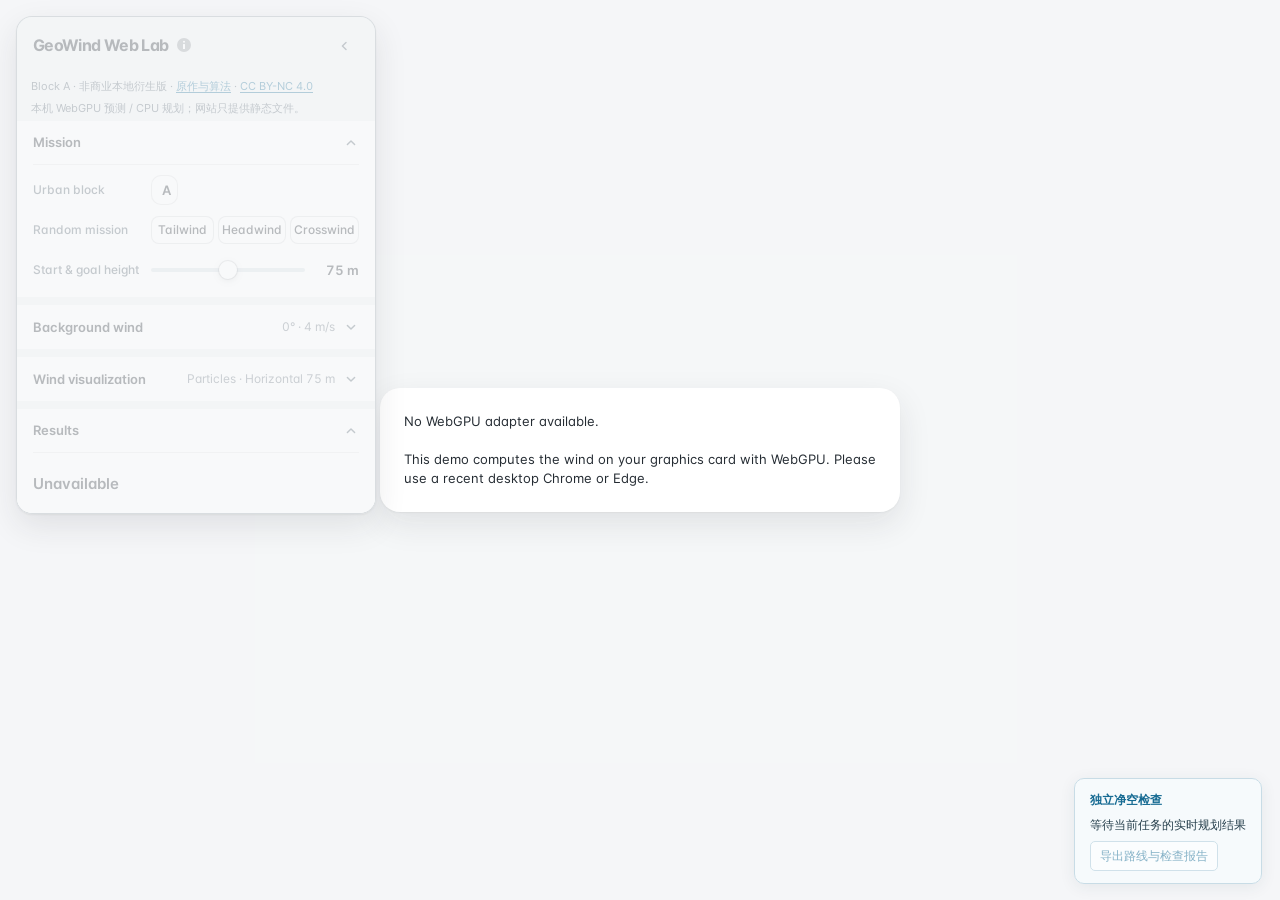
<file: urban-wind-uav/lab/index.html>
<!doctype html>
<html lang="en">
<head>
<meta charset="utf-8">
<!-- generated by build_lab.py from the GeoWind2Plan-Web project; edit the generator and re-run -->
<meta http-equiv="Content-Security-Policy" content="default-src 'self'; script-src 'self'; style-src 'self' 'unsafe-inline'; img-src 'self' data: blob:; font-src 'self'; connect-src 'self'; worker-src 'self' blob:; object-src 'none'; base-uri 'self'">
<!-- first scripts: add COOP/COEP through a service worker (static hosting cannot send them) -->
<script src="coi-config.js"></script>
<script src="coi-serviceworker.js"></script>
<meta name="robots" content="noindex">
<meta name="viewport" content="width=device-width, initial-scale=1">
<title>GeoWind2Plan Web Lab · Block A</title>
<meta name="description" content="Noncommercial local adaptation of GeoWind2Plan. WebGPU wind prediction and browser-only route planning on Block A.">
<meta property="og:type" content="website">
<meta property="og:title" content="GeoWind2Plan Web Lab · Block A">
<meta property="og:description" content="Local research adaptation; inference and planning run in your browser.">
<meta name="twitter:card" content="summary">
<meta name="theme-color" content="#f5f7f8">
<link rel="stylesheet" href="style.css">
<link rel="stylesheet" href="local.css">
<link rel="icon" href="data:,">
</head>
<body>
<main id="stage">
  <!-- the 3-D scene; from the keyboard too (view/interaction.js) -->
  <canvas id="scene" tabindex="0"
          aria-label="3-D view of the urban block: arrow keys move the view, Shift with arrow keys turns and tilts it,
                      plus and minus zoom, 0 returns to the opening view"></canvas>

  <!-- the panel shows once the page has wired it (app/folds.js showPanel); the loading card shows meanwhile -->
  <aside id="panel" class="booting">
    <div id="controls" class="evaluation">
      <div class="card-header">
        <h1 class="brand">GeoWind Web Lab</h1>
        <button type="button" id="intro-mark" title="Introduction" aria-label="Introduction" aria-pressed="false"
                hidden>
          <!-- drawn for 14 px on whole pixels: a solid disc, the "i" cut out -->
          <svg viewBox="0 0 14 14" aria-hidden="true"><circle cx="7" cy="7" r="7" fill="currentColor"/>
            <rect x="6" y="6" width="2" height="5" rx="0.5" fill="#fff"/>
            <rect x="6" y="2.75" width="2" height="2" rx="1" fill="#fff"/></svg>
        </button>
        <!-- collapses the panel to its title and this button (app/controls.js, app/folds.js togglePanel) -->
        <button id="panel-toggle" type="button" aria-expanded="true" aria-controls="controls results"
                aria-describedby="sum-panel" aria-label="Collapse the panel" title="Collapse the panel">
          <svg viewBox="0 0 20 20" aria-hidden="true">
            <path d="M12.5 5.5 8 10l4.5 4.5" fill="none" stroke="currentColor" stroke-width="1.8" stroke-linecap="round"
                  stroke-linejoin="round"/>
          </svg>
        </button>
        <!-- the collapsed panel's line: the results with Ground truth on, a failure's title in either mode
             (app/folds.js) -->
        <span id="sum-panel"></span>
      </div>
      <p class="local-provenance">Block A · 非商业本地衍生版 · <a href="https://geowind2plan.com/" target="_blank" rel="noopener">原作与算法</a> · <a href="LICENSE">CC BY-NC 4.0</a></p>
      <p class="local-provenance">本机 WebGPU 预测 / CPU 规划；网站只提供静态文件。</p>
      <!-- the introduction: replaces the panel's content while the mark after the title is pressed (app/intro.js) -->
      <div id="intro-box" role="region" hidden tabindex="0" aria-label="Introduction">
        <section class="intro-card">
          <span class="intro-badge">Noncommercial local adaptation · Block A</span>
          <h2 class="intro-title">GeoWind2Plan: Mission-Time 3D Urban Wind Prediction for Energy-Efficient UAV
            Planning</h2>
          <p class="intro-authors">Shaoxiang&nbsp;Qin, Yucheng&nbsp;Zhao, Fuyuan&nbsp;Lyu, Di&nbsp;Zhou,
            Jiachen&nbsp;Yao, Xue&nbsp;Liu, Anima&nbsp;Anandkumar, Liangzhu&nbsp;Leon&nbsp;Wang, Xiongye&nbsp;Xiao</p>
          <div class="intro-buttons">
            <a class="intro-button" href="https://arxiv.org/abs/2609.36056" target="_blank" rel="noopener">
              <svg viewBox="0 0 16 16" aria-hidden="true">
                <path d="M4 1.75h5.2L12.5 5v9.25H4z" fill="none" stroke="currentColor" stroke-width="1.3"
                      stroke-linejoin="round"/>
                <path d="M9 1.9V5.2h3.3M6 8.2h4.2M6 10.7h4.2" fill="none" stroke="currentColor" stroke-width="1.3"
                      stroke-linecap="round"/>
              </svg>
              arXiv
              <svg class="external" viewBox="0 0 12 12" aria-hidden="true">
                <path d="M4.2 2.5h5.3v5.3M9.3 2.7 2.8 9.2" fill="none" stroke="currentColor" stroke-width="1.3"
                      stroke-linecap="round" stroke-linejoin="round"/>
              </svg>
            </a>
            <a class="intro-button" href="https://github.com/DUAL-Xiao/GeoWind2Plan/" target="_blank" rel="noopener">
              <svg viewBox="0 0 16 16" aria-hidden="true">
                <path d="M5.6 4.4 2 8l3.6 3.6M10.4 4.4 14 8l-3.6 3.6" fill="none" stroke="currentColor"
                      stroke-width="1.4" stroke-linecap="round" stroke-linejoin="round"/>
              </svg>
              Code
              <svg class="external" viewBox="0 0 12 12" aria-hidden="true">
                <path d="M4.2 2.5h5.3v5.3M9.3 2.7 2.8 9.2" fill="none" stroke="currentColor" stroke-width="1.3"
                      stroke-linecap="round" stroke-linejoin="round"/>
              </svg>
            </a>
          </div>
          <p class="intro-lead">Fast, corridor-localized 3D urban wind prediction makes wind-aware UAV energy planning
            practical at mission time.</p>
        </section>
        <div class="intro-card">
          <p class="intro-note">This demo computes everything on your own device. Its speed depends on your
            hardware.</p>
          <dl class="intro-facts intro-device" hidden>
            <div class="intro-row"><dt>GPU in use</dt><dd id="intro-gpu"></dd></div>
          </dl>
        </div>
        <div class="intro-card">
          <dl class="intro-facts">
            <div class="intro-row">
              <dt>Ground truth on</dt><dd>Routes tested on saved CFD winds (each takes hours to simulate and serves as
                ground truth).</dd>
            </div>
            <div class="intro-row">
              <dt>Ground truth off</dt><dd>Allows any wind speed and direction. No CFD evaluation.</dd>
            </div>
            <div class="intro-row">
              <dt>CFD wind</dt><dd>This local edition includes Block A at 4 m/s and 0° only. Other winds have no CFD evaluation.</dd>
            </div>
            <div class="intro-row">
              <dt>Local changes</dt><dd>Single-city scope, independent building-surface clearance checks, export and provenance. Original model and browser algorithms by the GeoWind2Plan authors.</dd>
            </div>
          </dl>
        </div>
        <p class="intro-credit">Developed by <a href="https://dual.xiongyexiao.com/" target="_blank"
            rel="noopener">DUAL Lab</a> <span class="intro-names">(Shaoxiang Qin and Xiongye Xiao)</span><br>Maintained
          by <a href="https://dual.xiongyexiao.com/" target="_blank" rel="noopener">DUAL Lab</a> and
          <a href="https://github.com/UMBE-LAB" target="_blank" rel="noopener">UMBE Lab</a><br>&copy;&nbsp;2026
          GeoWind2Plan authors &middot; <a href="https://creativecommons.org/licenses/by-nc/4.0/" target="_blank"
             rel="noopener">CC&nbsp;BY-NC&nbsp;4.0</a></p>
        <p class="intro-credit">Local edition: adapted interface and deployment. Original authors retain credit above. Not an official release or flight-certified planner.</p>
      </div>

      <!-- sections in the order of use, each with a visible title; a title folds its section, and a folded section
           shows its setting in one line; when the panel does not fit, sections fold (app/folds.js) -->
      <section class="fold" data-fold="mission">
        <h2 class="fold-heading">
          <button type="button" class="fold-head" aria-expanded="true" aria-controls="mission-body"
                  aria-labelledby="mission-title" aria-describedby="sum-mission">
            <span class="fold-title" id="mission-title">Mission</span>
            <span class="fold-summary" id="sum-mission"></span>
            <svg viewBox="0 0 20 20" aria-hidden="true">
              <path d="M5.5 12 10 7.5 14.5 12" fill="none" stroke="currentColor" stroke-width="1.8"
                    stroke-linecap="round" stroke-linejoin="round"/>
            </svg>
          </button>
        </h2>
        <div class="fold-body ctl-rows" id="mission-body">
          <!-- the urban block: its button (the block's letter) opens the city picker -->
          <div class="ctl-row"><span class="ctl-label" id="city-label">Urban block</span>
            <button id="city-button" type="button" aria-haspopup="dialog" aria-expanded="false"
                    aria-labelledby="city-label city-name">
              <span id="city-name">A</span>
              <svg viewBox="0 0 20 20" aria-hidden="true">
                <path d="M5.5 8 10 12.5 14.5 8" fill="none" stroke="currentColor" stroke-width="1.8"
                      stroke-linecap="round" stroke-linejoin="round"/>
              </svg>
            </button>
          </div>
          <!-- UAV mission: random missions by the paper's relative wind angle classes; start and goal are dragged on
               the map; one altitude for both -->
          <div class="ctl-row"><span class="ctl-label" id="mission-kind-label">Random mission</span>
            <!-- three action buttons: each click draws a new random mission of that kind; not modes -->
            <span class="draw-buttons" id="mission-kind" role="group" aria-labelledby="mission-kind-label">
              <button type="button" data-kind="tail" title="Draw a new random tailwind mission">Tailwind</button>
              <button type="button" data-kind="head" title="Draw a new random headwind mission">Headwind</button>
              <button type="button" data-kind="cross" title="Draw a new random crosswind mission">Crosswind</button>
            </span>
          </div>
          <!-- the inputs' limits here are app/config.js's (HEIGHT_*, SPEED_*; the direction step dial.js), written
               for the first paint; the project's lint checks that they agree -->
          <div class="ctl-row"><label class="ctl-label" for="altitude-range">Start &amp; goal height</label>
            <span class="ctl-slider">
              <input id="altitude-range" type="range" min="30" max="120" step="1" value="75" aria-valuetext="75 m">
              <output id="altitude-value" aria-live="off">75 m</output>
            </span>
          </div>
        </div>
      </section>
      <section class="fold" data-fold="wind">
        <h2 class="fold-heading">
          <button type="button" class="fold-head" aria-expanded="true" aria-controls="wind-body"
                  aria-labelledby="wind-title" aria-describedby="sum-wind">
            <span class="fold-title" id="wind-title">Background wind</span>
            <span class="fold-summary" id="sum-wind"></span>
            <svg viewBox="0 0 20 20" aria-hidden="true">
              <path d="M5.5 12 10 7.5 14.5 12" fill="none" stroke="currentColor" stroke-width="1.8"
                    stroke-linecap="round" stroke-linejoin="round"/>
            </svg>
          </button>
        </h2>
        <div class="fold-body" id="wind-body">
          <!-- the mode: "Ground truth" on (evaluation: the CFD-simulated winds only, a fixed direction and the
               simulated speeds) or off (free: any wind, prediction only) -->
          <div class="ctl-row"><span class="ctl-label" id="mode-label">Ground truth</span>
            <span class="segmented mini" id="mode" role="group" aria-labelledby="mode-label">
              <button type="button" data-mode="evaluation" aria-pressed="true">On</button>
              <button type="button" data-mode="free" aria-pressed="false">Off</button>
            </span>
          </div>
          <div class="wind">
            <canvas id="dial" role="img" aria-label="Wind direction"></canvas>
            <div class="wind-fields">
              <label class="field">
                <span>Wind direction</span>
                <span class="input">
                  <input id="direction-number" type="number" step="5" value="0" inputmode="numeric">
                  <span class="unit">°</span>
                </span>
              </label>
              <label class="field free-only" hidden>
                <span>Speed</span>
                <span class="input">
                  <input id="speed-number" type="number" min="2" max="8" step="0.1" value="4" inputmode="decimal">
                  <span class="unit">m/s</span>
                </span>
              </label>
              <div class="field eval-only">
                <span id="speed-choice-label">Speed (m/s)</span>
                <span id="speed-choice-wrap"><span class="segmented mini" id="speed-choice" role="group"
                      aria-labelledby="speed-choice-label"></span><b id="speed-single" hidden></b></span>
              </div>
            </div>
          </div>
          <span class="speed-slider free-only" hidden><input id="speed-range" type="range" min="2" max="8" step="0.1"
                                                    value="4" aria-valuetext="4 m/s" aria-label="Wind speed"></span>
        </div>
      </section>
      <section class="fold" data-fold="vis">
        <h2 class="fold-heading">
          <button type="button" class="fold-head" aria-expanded="true" aria-controls="vis-body"
                  aria-labelledby="vis-title" aria-describedby="sum-vis">
            <span class="fold-title" id="vis-title">Wind visualization</span>
            <span class="fold-summary" id="sum-vis"></span>
            <svg viewBox="0 0 20 20" aria-hidden="true">
              <path d="M5.5 12 10 7.5 14.5 12" fill="none" stroke="currentColor" stroke-width="1.8"
                    stroke-linecap="round" stroke-linejoin="round"/>
            </svg>
          </button>
        </h2>
        <div class="fold-body" id="vis-body">
          <div class="segmented" id="view-mode" role="group" aria-labelledby="vis-title">
            <button type="button" data-view="particles" aria-pressed="true">Particles</button>
            <button type="button" data-view="slice" aria-pressed="false">Slice</button>
            <button type="button" data-view="none" aria-pressed="false">Off</button>
          </div>
          <div class="ctl-rows">
            <div id="wind-source-row" class="ctl-row">
              <span class="ctl-label" id="wind-source-label">Wind field</span>
              <span class="segmented mini" id="wind-source" role="group" aria-labelledby="wind-source-label">
                <button type="button" data-source="ours" aria-pressed="true">Ours</button>
                <button type="button" data-source="cfd" aria-pressed="false">Ground truth</button>
              </span>
            </div>
            <div id="plane-row" class="ctl-row">
              <span class="ctl-label" id="plane-kind-label">Type</span>
              <span class="segmented mini" id="plane-kind" role="group" aria-labelledby="plane-kind-label">
                <button type="button" data-plane="3d" aria-pressed="false">Full field</button>
                <button type="button" data-plane="h" aria-pressed="true">Horizontal</button>
                <button type="button" data-plane="v" aria-pressed="false">Vertical</button>
              </span>
            </div>
            <div id="density-row" class="ctl-row" hidden>
              <label class="ctl-label" for="density-range">Density</label>
              <span class="ctl-slider">
                <input id="density-range" type="range" min="0" max="2" step="0.05" value="0.75" aria-valuetext="0.75×">
                <output id="density-value" aria-live="off">0.75×</output>
              </span>
            </div>
            <div id="height-row" class="ctl-row" hidden>
              <label class="ctl-label" id="slider-name" for="slice-range">Height</label>
              <span class="ctl-slider">
                <input id="slice-range" type="range" min="30" max="120" step="1" value="75" aria-valuetext="75 m">
                <output id="slice-value" aria-live="off">75 m</output>
              </span>
            </div>
          </div>
          <div id="legend">
            <span id="legend-title">Wind speed</span>
            <canvas id="legend-bar"></canvas>
            <div id="legend-ticks"></div>
            <div class="range-row" hidden>
              <span id="legend-low"></span>
              <span id="legend-high"></span>
            </div>
          </div>
        </div>
      </section>
    </div>

    <section id="results" class="fold" data-fold="results">
      <h2 class="fold-heading">
        <button type="button" class="fold-head" aria-expanded="true" aria-controls="results-body"
                aria-labelledby="results-title" aria-describedby="sum-results timing">
          <span class="fold-title" id="results-title">Results</span>
          <span class="fold-summary" id="sum-results"></span>
          <span class="fold-summary open-only" id="timing"></span>
          <svg viewBox="0 0 20 20" aria-hidden="true">
            <path d="M5.5 12 10 7.5 14.5 12" fill="none" stroke="currentColor" stroke-width="1.8" stroke-linecap="round"
                  stroke-linejoin="round"/>
          </svg>
        </button>
      </h2>
      <div class="fold-body" id="results-body">
        <!-- Results: the paper's two numbers in one row (and the drone button), then one chart at a time; the
             computation time is in the section title -->
        <div id="headline-row">
          <div id="headline" class="headline">
            <div id="progress" class="progress">
              <span id="progress-text">Loading…</span><span class="progress-track" role="progressbar"
                    aria-labelledby="progress-text" hidden><span class="progress-fill"></span></span>
            </div>
            <div id="headline-main" hidden>
              <div class="kpis">
                <div class="kpi"><b id="headline-value">–</b><span id="headline-label"></span></div>
                <div class="kpi" id="recovery-stat"><b id="recovery-value">–</b><span id="recovery-label"></span></div>
              </div>
            </div>
          </div>
          <!-- a drone flies along the selected route, again and again, until pressed again; right of the strip
               of the two numbers with Ground truth on, of the chart tabs and legend with it off
               (app/results.js placeFlyButton) -->
          <button type="button" id="fly" class="fly" aria-pressed="false" hidden
                  aria-label="Fly a drone along the selected route">
            <!-- a small drone, then a play triangle (Fly) or a stop square (Stop: style.css), then the word -->
            <span class="fly-icons">
            <svg class="fly-drone" viewBox="0 0 32 32" aria-hidden="true">
              <path d="M9.5 9.5 22.5 22.5M22.5 9.5 9.5 22.5" stroke="currentColor" stroke-width="2.2"
                    stroke-linecap="round"/>
              <circle cx="8" cy="8" r="5.2" fill="none" stroke="currentColor" stroke-width="1.8"/>
              <circle cx="24" cy="8" r="5.2" fill="none" stroke="currentColor" stroke-width="1.8"/>
              <circle cx="8" cy="24" r="5.2" fill="none" stroke="currentColor" stroke-width="1.8"/>
              <circle cx="24" cy="24" r="5.2" fill="none" stroke="currentColor" stroke-width="1.8"/>
              <rect x="12.6" y="12.6" width="6.8" height="6.8" rx="1.8" fill="currentColor"/>
            </svg>
            <svg class="fly-state" viewBox="0 0 12 12" aria-hidden="true">
              <path class="fly-play" d="M3.2 1.6 10.4 6 3.2 10.4Z" fill="currentColor" stroke="currentColor"
                    stroke-width="1.2" stroke-linejoin="round"/>
              <rect class="fly-stop" x="2" y="2" width="8" height="8" rx="1.4" fill="currentColor"/>
            </svg>
            </span>
            <span id="fly-word">Fly</span>
          </button>
        </div>
        <!-- one chart at a time, chosen with tabs: Energy (bars per route) or one of three line charts along the route;
             each route in its colour, named on its bar and in the chart legend -->
        <div id="routes-block" hidden>
          <div class="segmented mini" id="chart-tabs" role="group" aria-label="Chart">
            <button type="button" data-tab="energy" aria-pressed="true">Energy</button>
            <button type="button" data-tab="height" aria-pressed="false">Altitude</button>
            <button type="button" data-tab="ground" aria-pressed="false">Ground speed</button>
            <button type="button" data-tab="air" aria-pressed="false">Airspeed</button>
          </div>
          <div id="energy-chart" hidden></div>
          <div id="profile-block" hidden>
            <div id="chart-legend"></div>
            <canvas id="chart" role="img" aria-label="Chart along each route"></canvas>
          </div>
        </div>
        <div id="failure" hidden>
          <svg class="warn" viewBox="0 0 20 20" aria-hidden="true">
            <path d="M10 2.8 18 17H2L10 2.8Z" fill="none" stroke="currentColor" stroke-width="1.7"
                  stroke-linejoin="round"/>
            <path d="M10 8v4.2" stroke="currentColor" stroke-width="1.8" stroke-linecap="round"/>
            <circle cx="10" cy="14.6" r="1" fill="currentColor"/>
          </svg>
          <h3 id="failure-title"></h3>
          <p id="failure-body"></p>
          <button id="failure-retry" type="button" class="primary failure-action"></button>
        </div>
      </div>
    </section>
  </aside>

  <div id="city-picker" role="dialog" aria-labelledby="picker-title" hidden>
    <div class="picker-head">
      <h2 id="picker-title">Urban blocks</h2>
      <button type="button" id="picker-close" aria-label="Close the urban blocks" title="Close">
        <svg viewBox="0 0 20 20" aria-hidden="true">
          <path d="M6 6l8 8M14 6l-8 8" fill="none" stroke="currentColor" stroke-width="1.8" stroke-linecap="round"/>
        </svg>
      </button>
    </div>
    <div id="city-tiles" class="picker-grid"></div>
  </div>

  <!-- loading card: centred in the scene while the page prepares, with the paper's title (not in short windows) -->
  <div id="loading-card">
    <p class="loading-status" aria-hidden="true">
      <span class="spinner"></span><span id="loading-text">Preparing the demo…</span>
    </p>
    <div id="loading-intro">
      <h2 id="loading-title">GeoWind2Plan: Mission-Time 3D Urban Wind Prediction for Energy-Efficient UAV Planning</h2>
    </div>
  </div>
  <section id="local-validation" aria-label="Independent route validation">
    <strong>独立净空检查</strong><span id="local-validation-text" role="status">等待实时规划结果</span>
    <button id="local-export" type="button" disabled>导出路线与检查报告</button>
  </section>
  <div id="error" role="alert" hidden></div>
  <!-- for screen readers: what the loading card, the side hint, a failure card and new results say (app/dom.js) -->
  <p id="announce" role="status"></p>
</main>
<script type="module" src="src/local/boot_status.js"></script>
<script type="module" src="src/main.js"></script>
<script type="module" src="src/local/lab.js"></script>
</body>
</html>
</file>
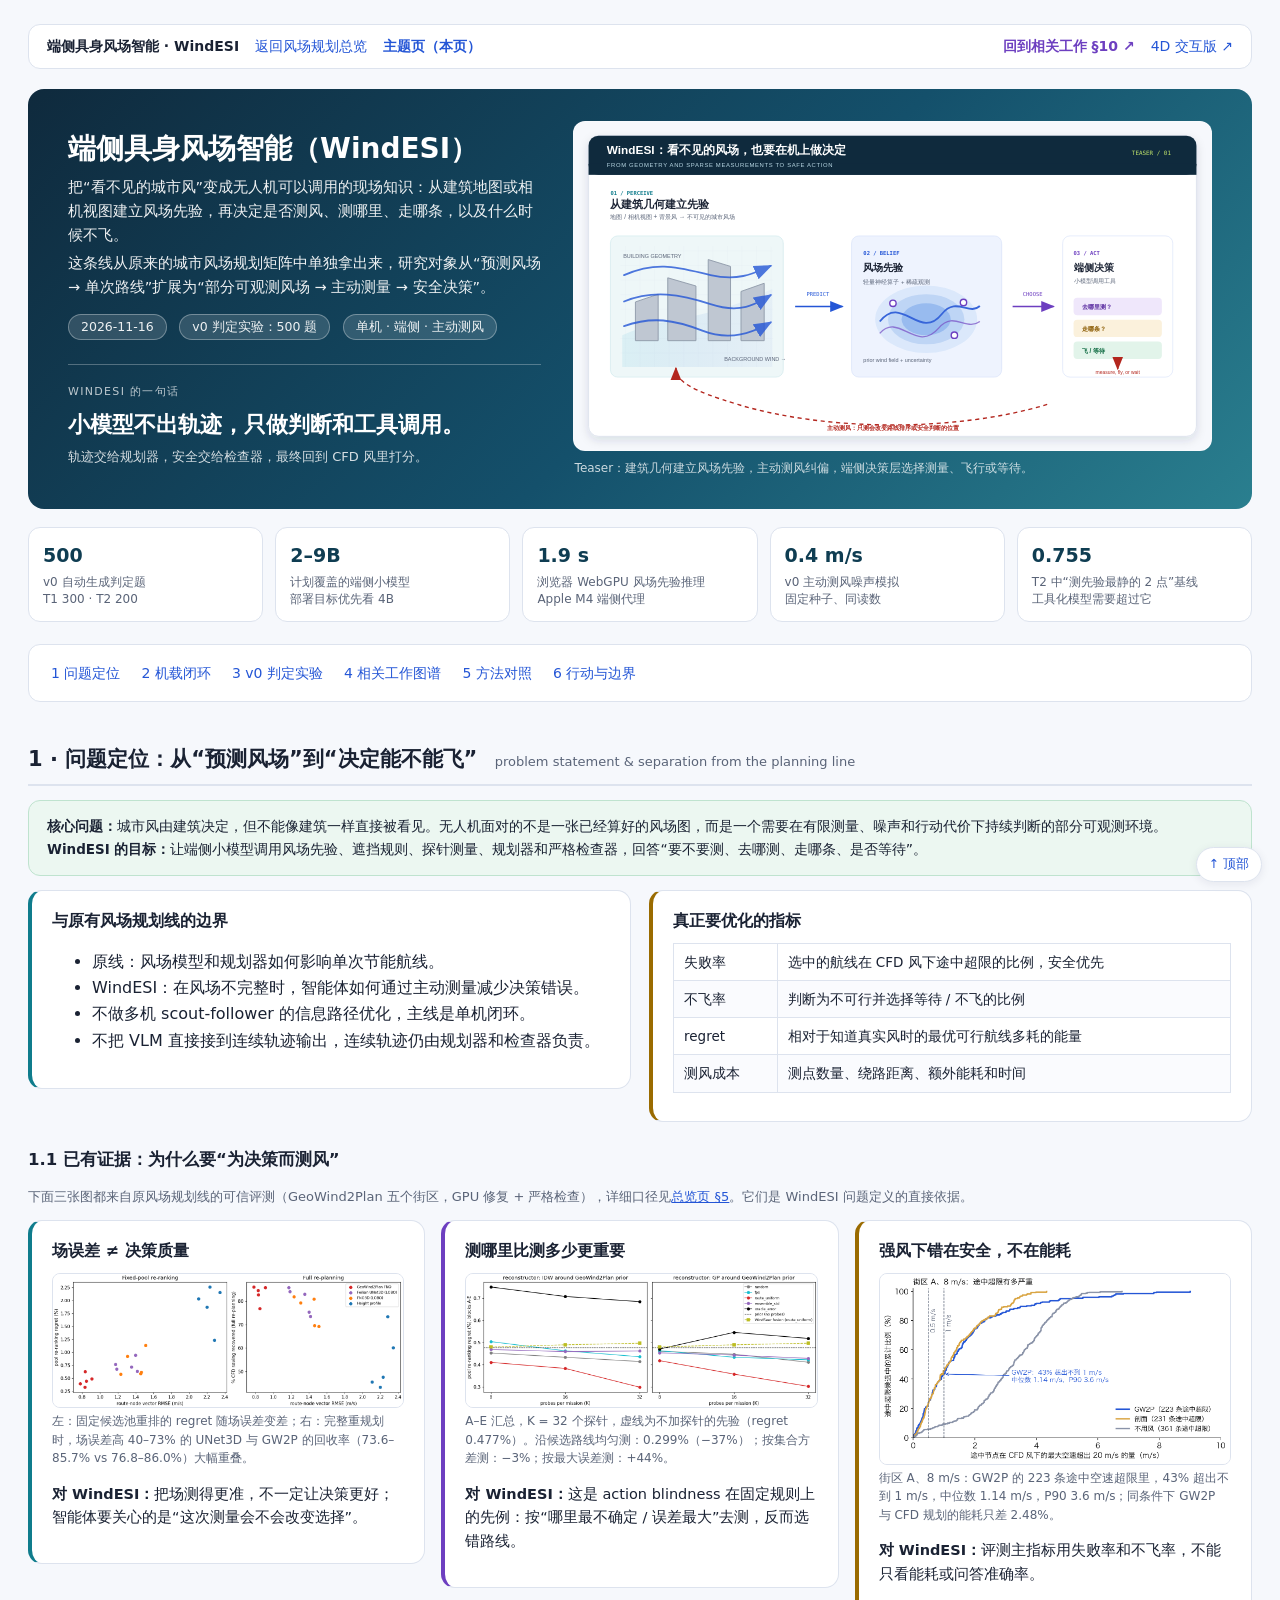
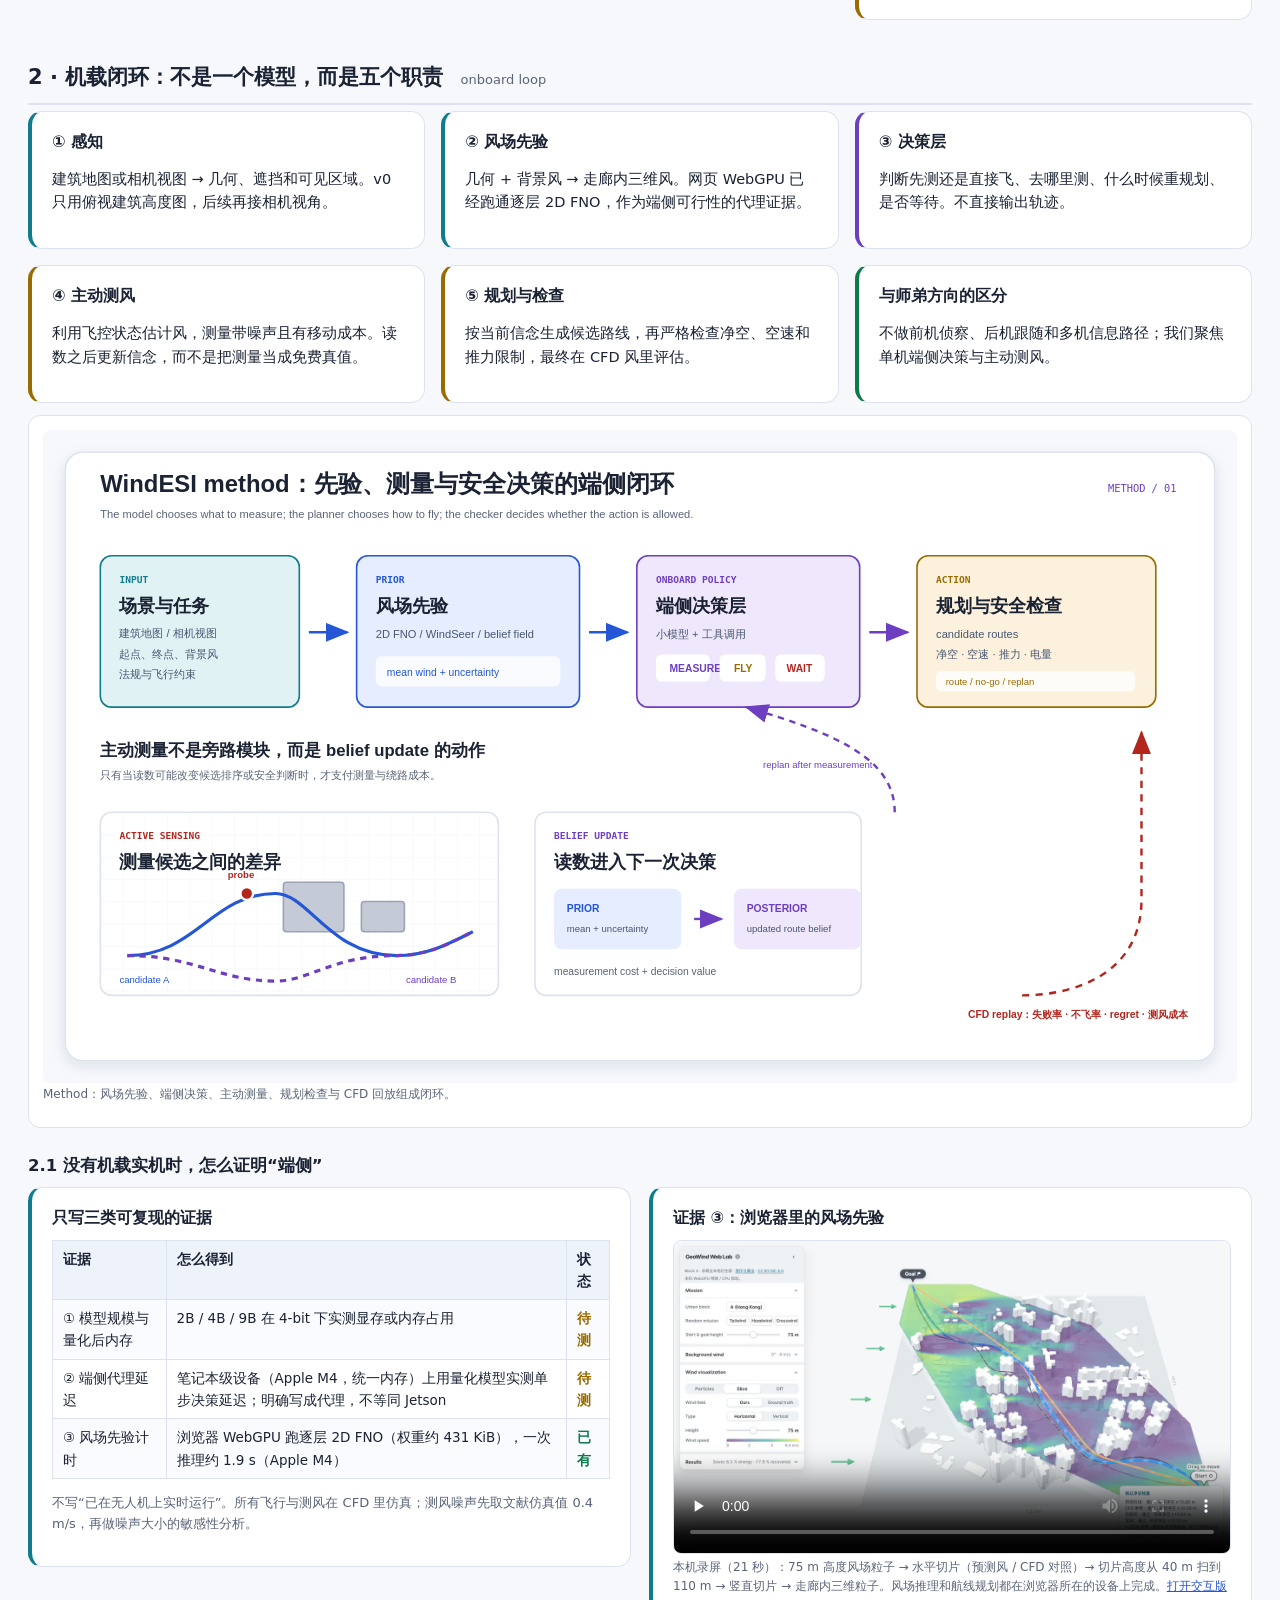
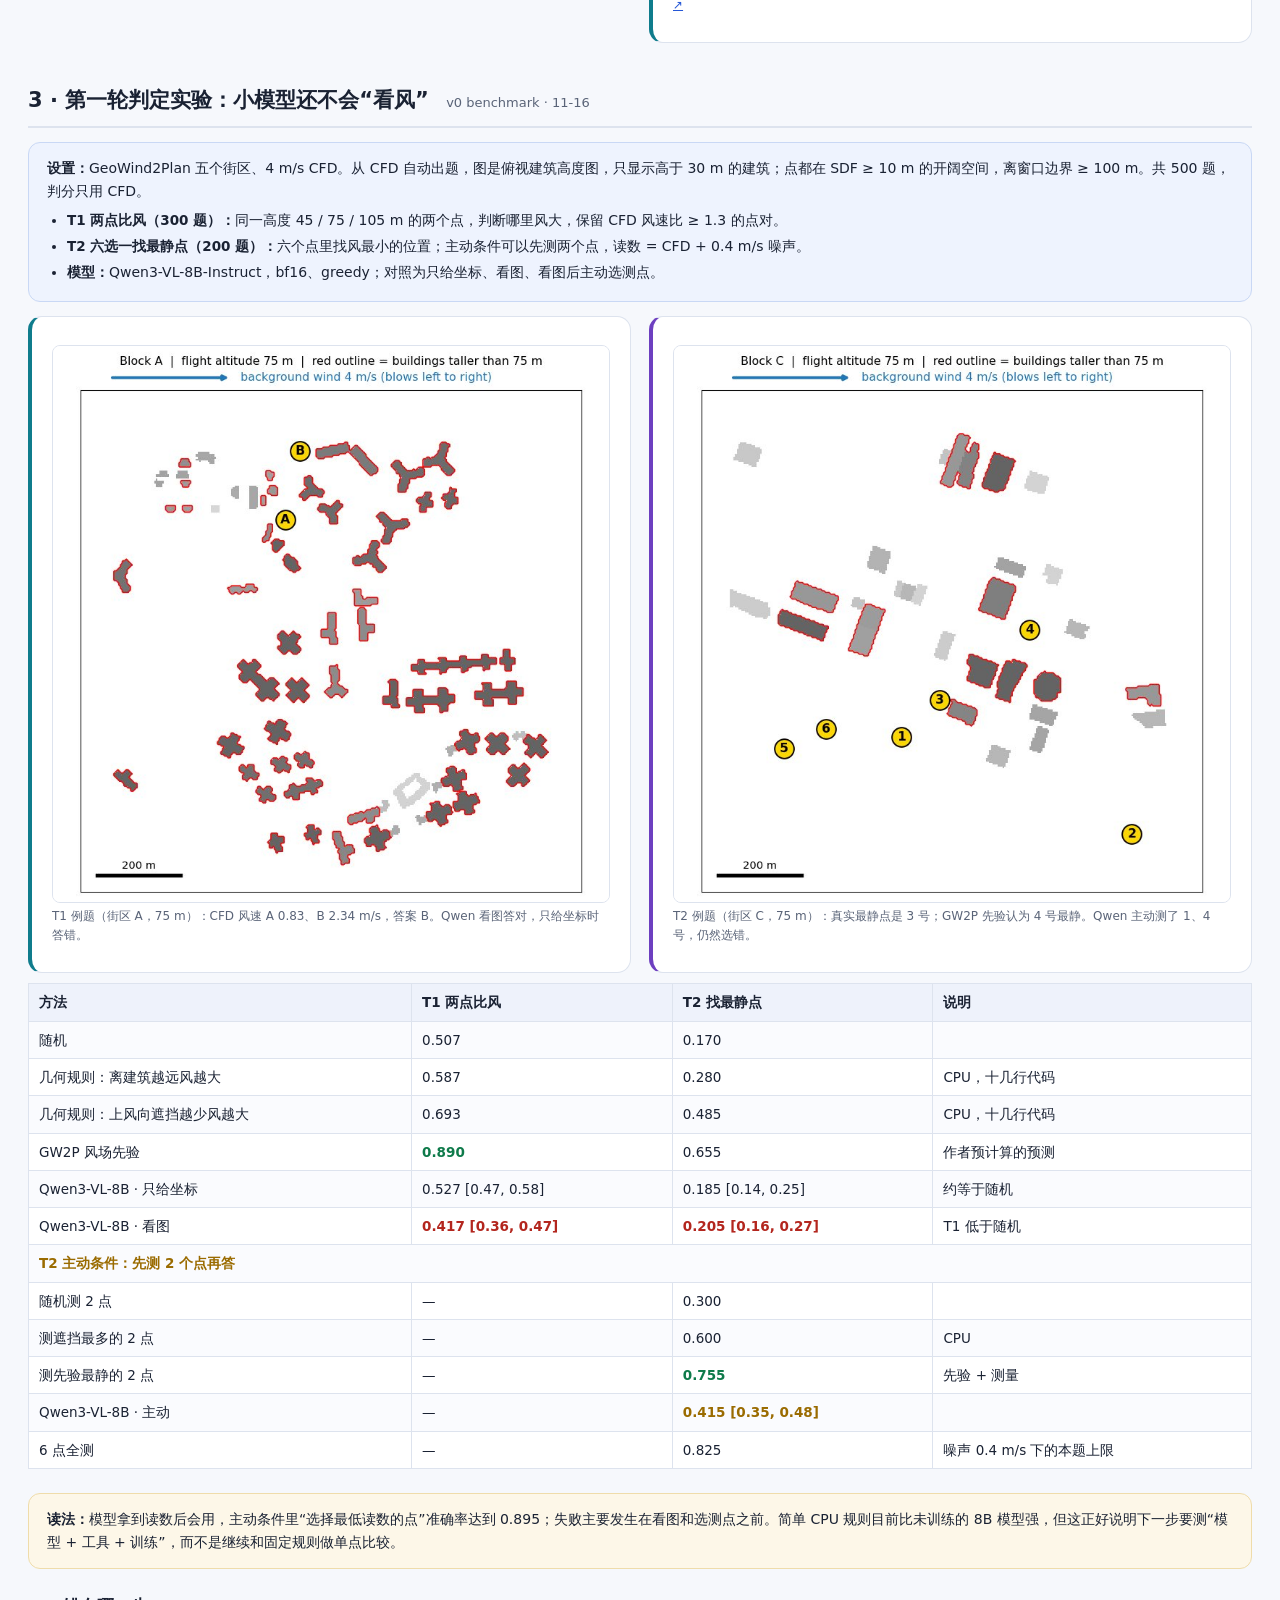
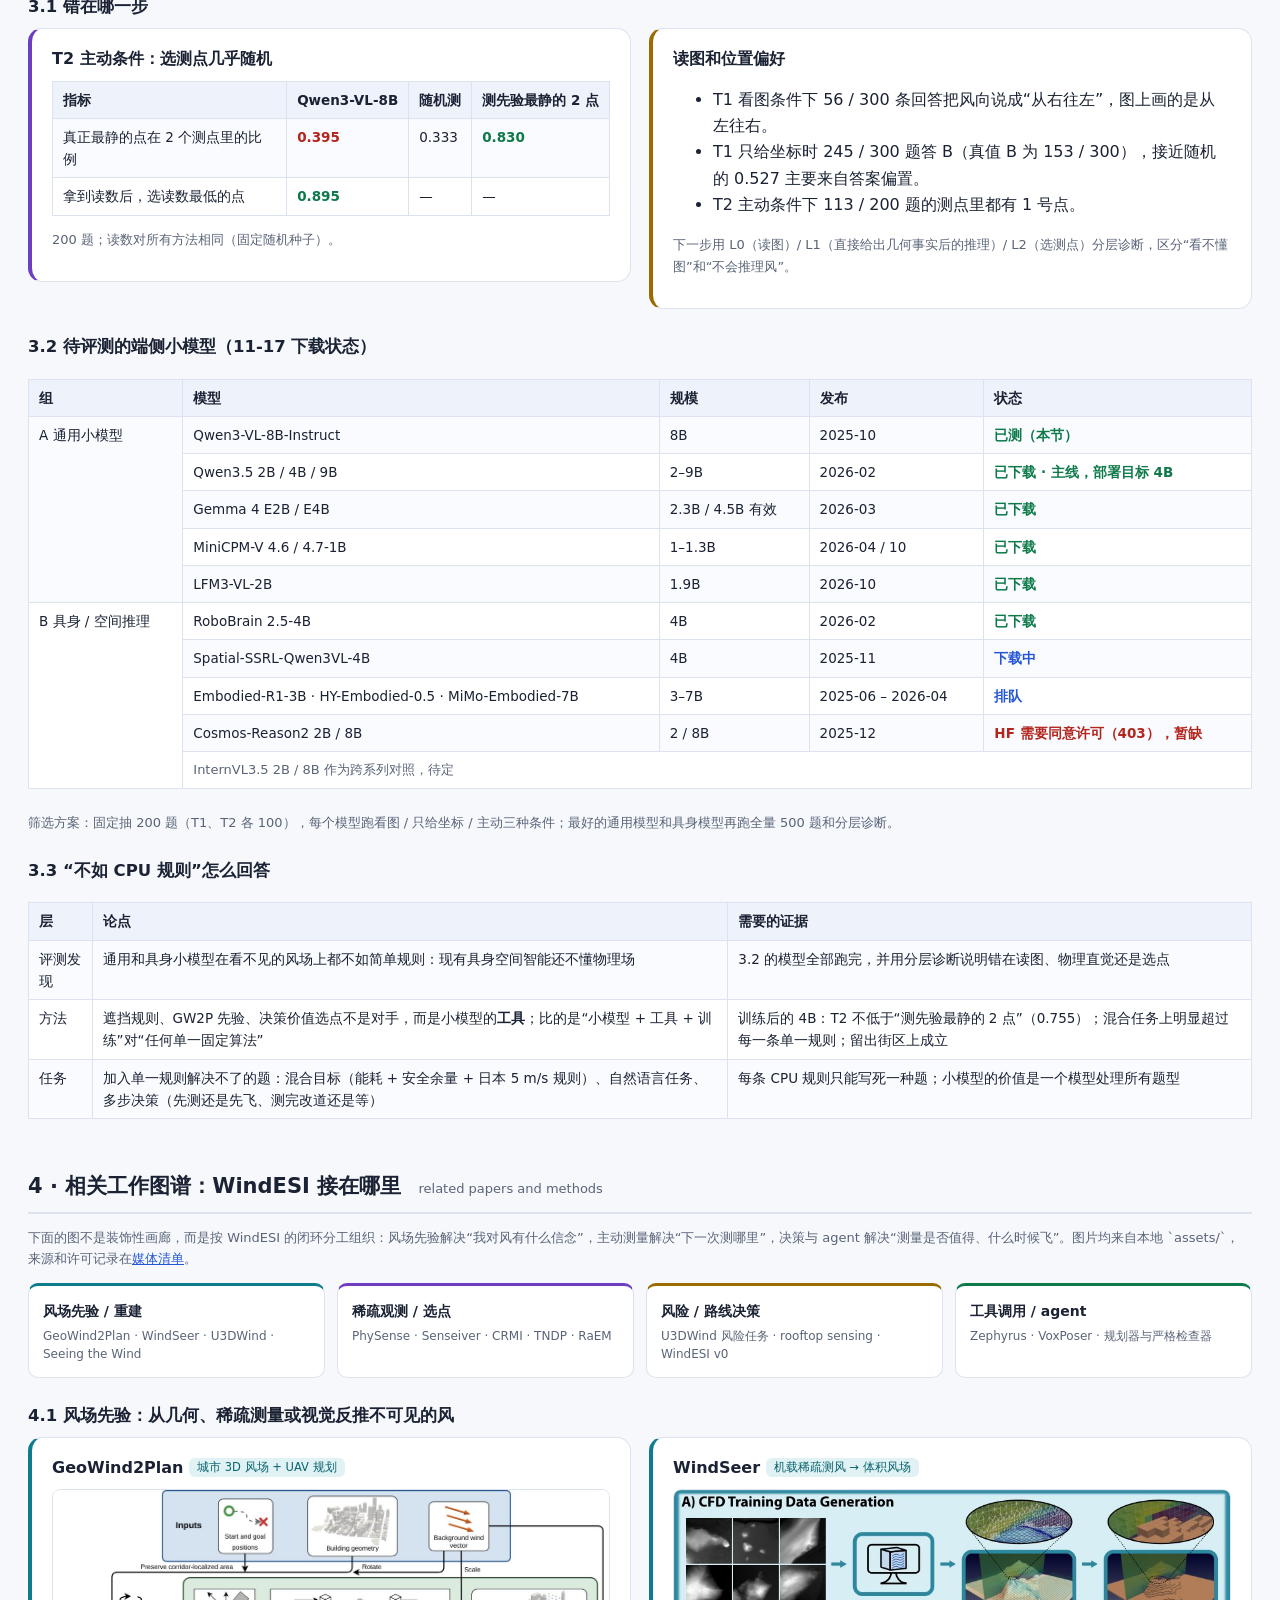
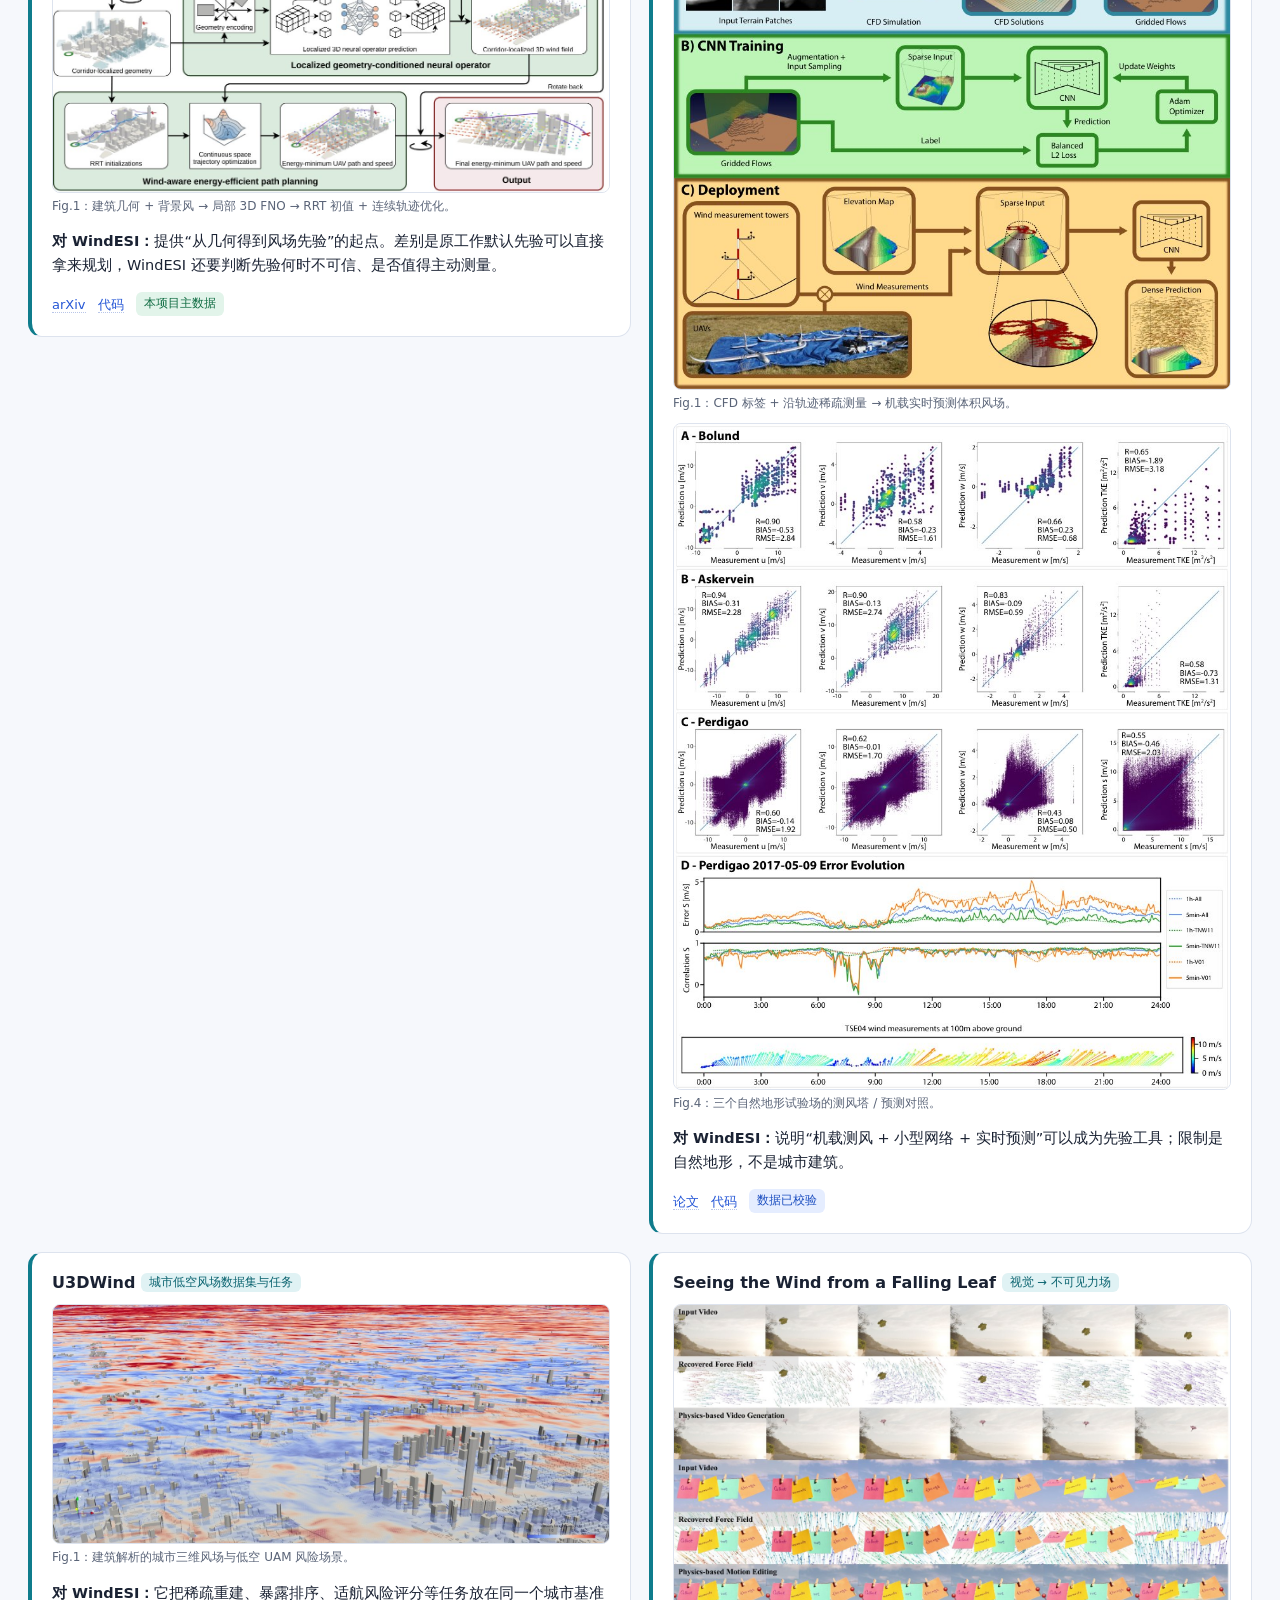
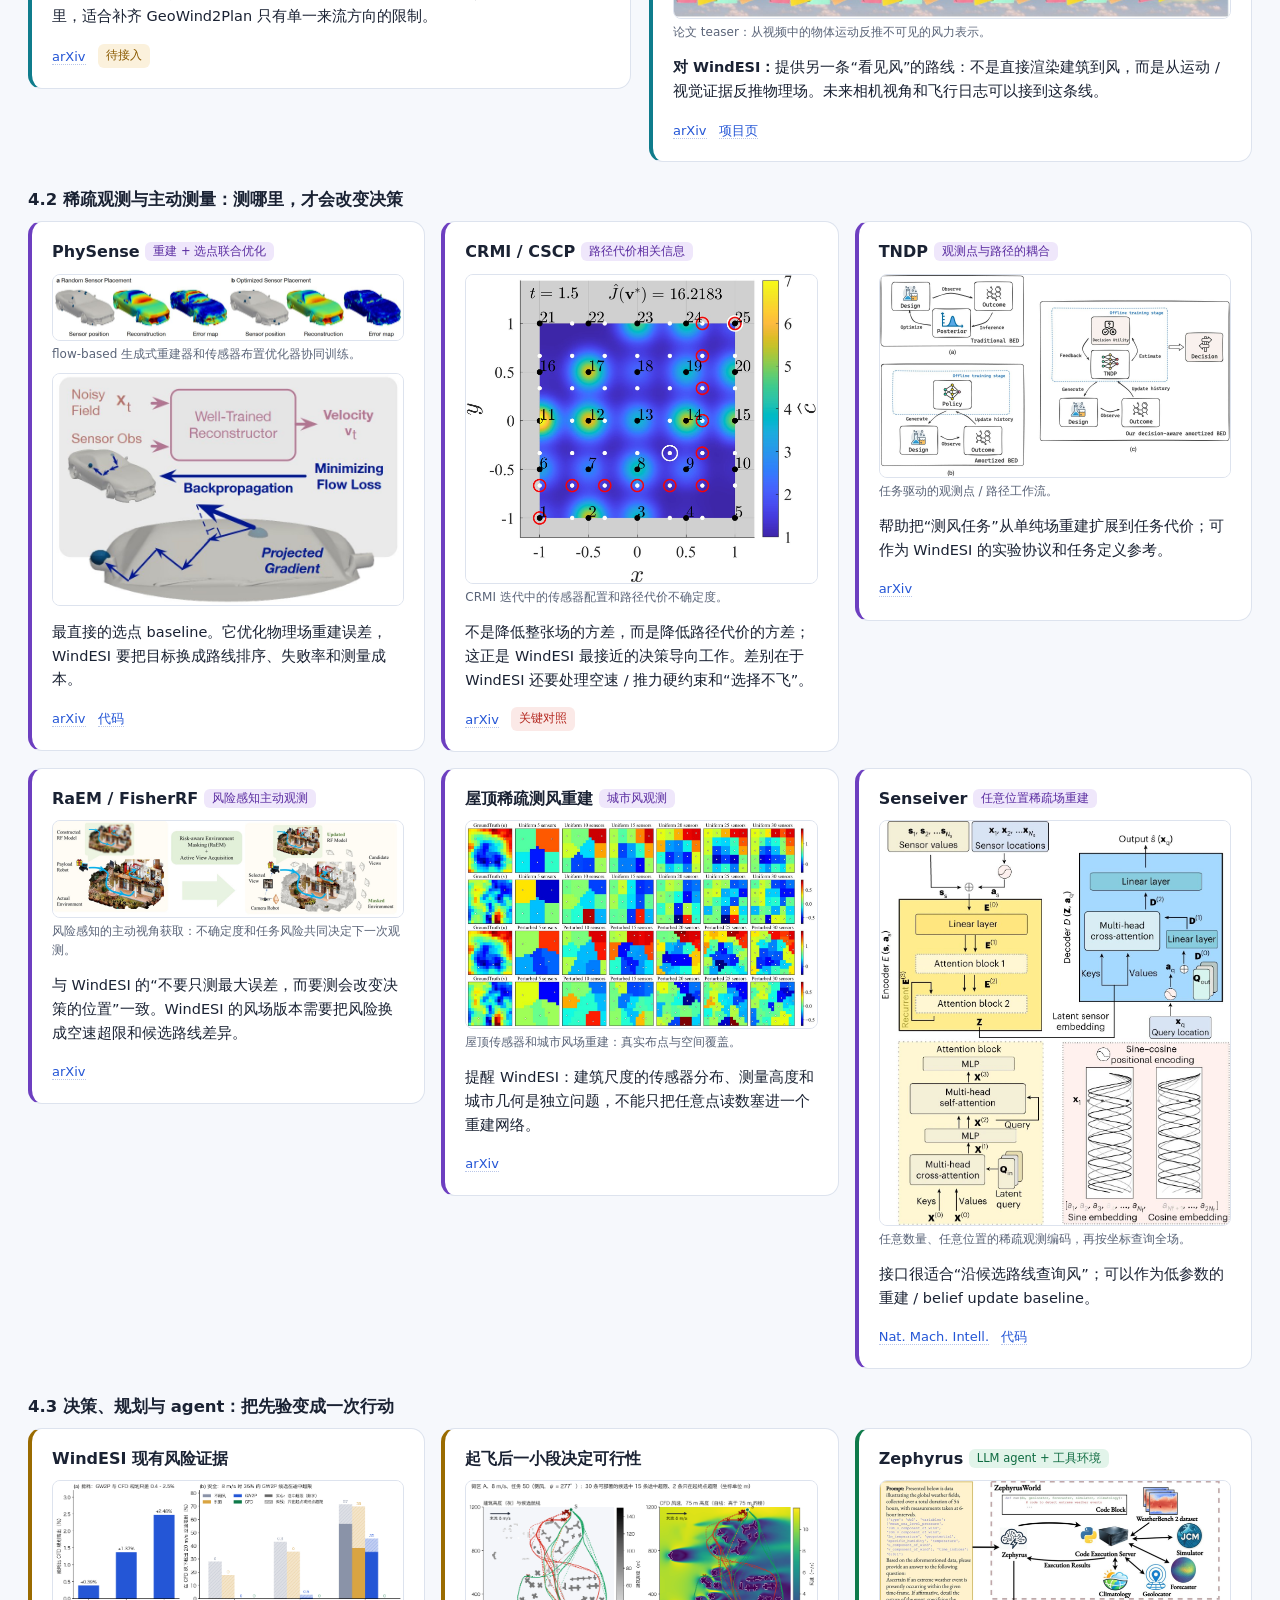
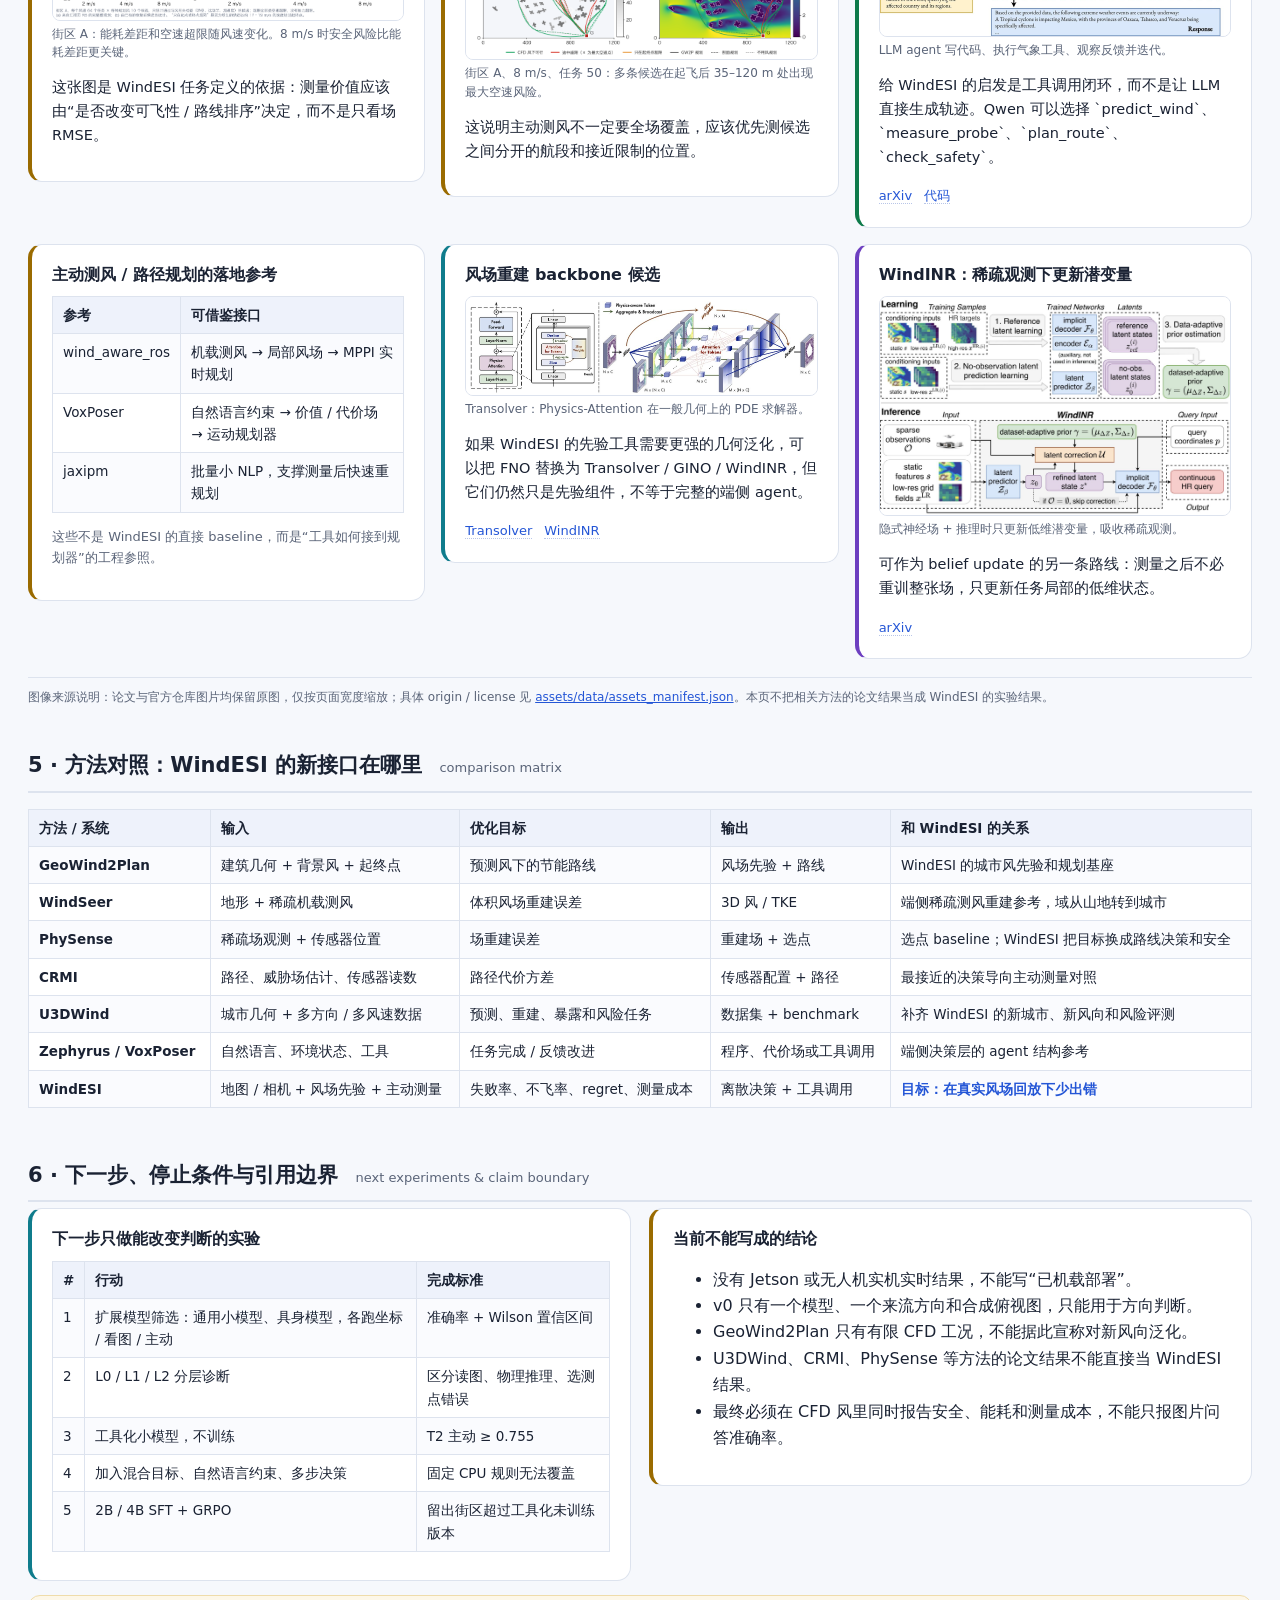
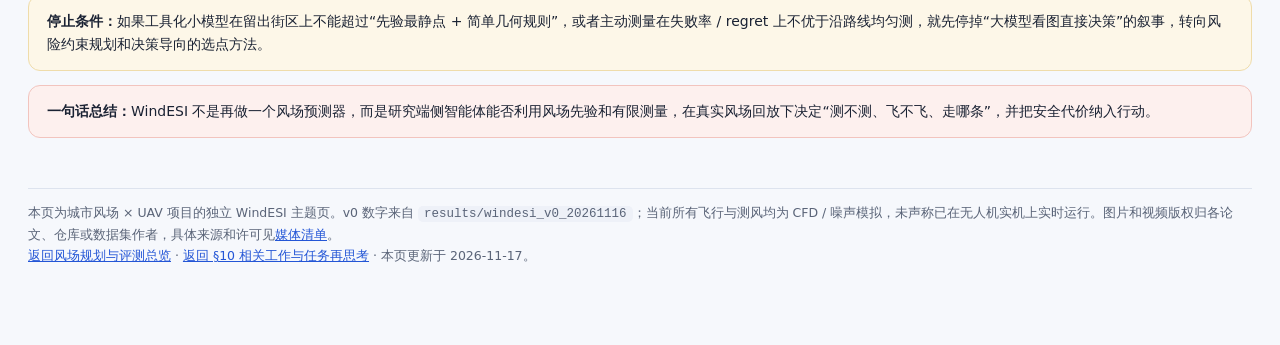
<file: urban-wind-uav/windesi.html>
<!DOCTYPE html>
<html lang="zh-CN">
<head>
<meta charset="UTF-8">
<meta name="viewport" content="width=device-width, initial-scale=1.0">
<meta name="robots" content="noindex">
<title>端侧具身风场智能（WindESI）· 城市风场 × UAV</title>
<style>
  :root{
    --ink:#1a2233; --muted:#5a6478; --line:#dde3ee; --bg:#f6f8fc; --card:#ffffff;
    --blue:#2456d6; --violet:#6d3fc0; --green:#0e7a4a; --red:#b3261e; --amber:#9a6b00; --teal:#0f7c8c;
  }
  *{box-sizing:border-box}
  html{scroll-behavior:smooth}
  body{font-family:"PingFang SC","Hiragino Sans GB","Microsoft YaHei",system-ui,sans-serif;
       color:var(--ink); background:var(--bg); margin:0; line-height:1.65;}
  a{color:var(--blue)}
  .wrap{max-width:1320px; margin:0 auto; padding:24px 28px 80px;}
  .topnav{display:flex; flex-wrap:wrap; gap:8px 16px; align-items:center; background:#fff; border:1px solid var(--line);
       border-radius:12px; padding:10px 18px; margin-bottom:20px; font-size:14px}
  .topnav b{color:var(--ink)}
  .topnav a{color:var(--blue); text-decoration:none}
  .topnav a.cur{font-weight:600}
  .topnav a.ext{margin-left:auto; color:var(--violet); font-weight:600}
  header.hero{background:linear-gradient(135deg,#0f2a3d,#14506b 55%,#2a7f8f); color:#fff;
       border-radius:16px; padding:32px 40px; margin-bottom:18px;}
  header.hero h1{margin:0 0 10px; font-size:28px; letter-spacing:0; line-height:1.25;}
  header.hero p{margin:4px 0; opacity:.93; font-size:14.5px;}
  header.hero a{color:#fff}
  .hero-grid{display:grid; grid-template-columns:minmax(0,1.2fr) minmax(260px,.8fr); gap:24px; align-items:stretch}
  .hero-side{border-left:1px solid rgba(255,255,255,.28); padding-left:22px; display:flex; flex-direction:column; justify-content:center}
  .hero-side .label{font-size:11px; letter-spacing:.12em; text-transform:uppercase; opacity:.72; margin-bottom:10px}
  .hero-side strong{font-size:22px; line-height:1.3; display:block}
  .hero-side span{display:block; margin-top:6px; font-size:13px; opacity:.82}
  .hero-teaser{margin-top:24px; padding-top:18px; border-top:1px solid rgba(255,255,255,.24)}
  .hero-teaser img{display:block; width:100%; max-width:1200px; margin-left:auto; margin-right:auto; border:1px solid rgba(255,255,255,.24); border-radius:12px; background:#f6f8fc}
  .hero-teaser .figcap{color:rgba(255,255,255,.78); margin:8px 2px 0}
  @media(min-width:1100px){header.hero{display:grid; grid-template-columns:minmax(0,.85fr) minmax(520px,1.15fr); column-gap:32px; align-items:center}.hero-grid{display:block}.hero-side{border-left:0; border-top:1px solid rgba(255,255,255,.28); padding:18px 0 0; margin-top:22px}.hero-teaser{margin-top:0; padding-top:0; border-top:0}}
  .method-figure img{display:block; width:100%; max-width:1200px; margin-left:auto; margin-right:auto; border:0; border-radius:8px; background:#f6f8fc}
  .badge{display:inline-block; background:rgba(255,255,255,.15); border:1px solid rgba(255,255,255,.35); border-radius:999px; padding:2px 12px; font-size:12.5px; margin:2px 8px 2px 0;}
  .kpis{display:grid; grid-template-columns:repeat(auto-fit,minmax(150px,1fr)); gap:12px; margin:0 0 22px}
  .kpi{background:#fff; border:1px solid var(--line); border-radius:12px; padding:12px 14px}
  .kpi b{font-size:19px; display:block; color:#0f3d52; font-variant-numeric:tabular-nums}
  .kpi span{font-size:12px; color:var(--muted); line-height:1.45; display:block; margin-top:2px}
  nav.toc{background:var(--card); border:1px solid var(--line); border-radius:12px; padding:14px 22px; margin-bottom:26px;}
  nav.toc a{color:var(--blue); text-decoration:none; margin-right:16px; font-size:14px; white-space:nowrap; line-height:2}
  nav.toc a:hover{text-decoration:underline}
  h2{font-size:21px; margin:40px 0 6px; padding-bottom:8px; border-bottom:2px solid var(--line);}
  h2 .en{color:var(--muted); font-size:13px; font-weight:normal; margin-left:10px;}
  h3{font-size:16.5px; margin:24px 0 8px;}
  h4{font-size:16px; margin:0 0 6px; line-height:1.45}
  p{font-size:14.5px;}
  .muted{color:var(--muted); font-size:13px;}
  .grid{display:grid; grid-template-columns:1fr 1fr; gap:18px; align-items:start;}
  .grid3{display:grid; grid-template-columns:repeat(3,1fr); gap:16px; align-items:start;}
  @media(max-width:960px){.grid3{grid-template-columns:1fr 1fr}}
  @media(max-width:860px){.wrap{padding:24px 20px 80px}.grid,.grid3,.hero-grid{grid-template-columns:1fr} header.hero{padding:28px 22px}}
  .card{background:var(--card); border:1px solid var(--line); border-radius:14px; padding:18px 20px; margin:14px 0;}
  .grid > .card, .grid3 > .card{margin:0}
  .card.small h4{font-size:15px}
  .card.small p{font-size:13.5px; margin:6px 0}
  .paper{border-left:4px solid var(--blue);}
  .paper.core{border-left-color:var(--teal);}
  .paper.sense{border-left-color:var(--violet);}
  .paper.plan{border-left-color:var(--amber);}
  .paper.llm{border-left-color:var(--green);}
  .paper img, .paper video{width:100%; border:1px solid var(--line); border-radius:8px; margin:10px 0 4px; background:#fff; display:block}
  a.imglink img{cursor:zoom-in}
  .figcap{font-size:12px; color:var(--muted); margin:2px 0 10px; line-height:1.55}
  .links{font-size:13px; margin-top:6px; line-height:1.9}
  .links a{color:var(--blue); text-decoration:none; margin-right:12px; border-bottom:1px dotted #b9c6e8; white-space:nowrap}
  .links a:hover{border-bottom-style:solid}
  .tag{display:inline-block; font-size:11.5px; border-radius:6px; padding:1px 8px; margin-right:6px; vertical-align:2px; font-weight:500}
  .tag.v{background:#efe7fb; color:#5a2ca0}
  .tag.b{background:#e5edff; color:#1d4fc0}
  .tag.g{background:#e2f4ea; color:#0e6b41}
  .tag.r{background:#fbe9e7; color:#b3261e}
  .tag.a{background:#fbf1dc; color:#8a5a00}
  .tag.t{background:#e0f2f4; color:#0b6470}
  table{border-collapse:collapse; width:100%; font-size:13.5px; margin:10px 0; background:var(--card)}
  th{background:#eef2fb; text-align:left; font-weight:600}
  th,td{border:1px solid var(--line); padding:7px 10px; vertical-align:top}
  tr:nth-child(even) td{background:#fafbfe}
  td.num{text-align:right; font-variant-numeric:tabular-nums; white-space:nowrap}
  .tbl-scroll{overflow-x:auto}
  .ok{color:var(--green); font-weight:600}
  .warn{color:var(--amber); font-weight:600}
  .no{color:var(--red); font-weight:600}
  .doing{color:var(--blue); font-weight:600}
  .callout{border-radius:12px; padding:14px 18px; margin:14px 0; font-size:14px}
  .callout.red{background:#fdf0ee; border:1px solid #f2c4be}
  .callout.blue{background:#eef3fe; border:1px solid #c9d8f5}
  .callout.green{background:#ecf7f1; border:1px solid #bfe3cf}
  .callout.amber{background:#fdf7e8; border:1px solid #efdcaa}
  .callout b{font-size:13.5px}
  .callout ul{margin:6px 0 0; padding-left:20px}
  .callout li{margin:3px 0}
  code{background:#eef1f8; border-radius:5px; padding:1px 6px; font-size:12.5px; font-family:"SF Mono",Menlo,Consolas,monospace; overflow-wrap:anywhere}
  .svgbox{background:var(--card); border:1px solid var(--line); border-radius:12px; padding:14px; margin:12px 0; overflow-x:auto}
  .svgbox svg{display:block; min-width:860px; width:100%; height:auto}
  .vgrid{display:grid; grid-template-columns:repeat(auto-fill,minmax(260px,1fr)); gap:14px; margin:12px 0; align-items:start}
  .vgrid.two{grid-template-columns:repeat(auto-fill,minmax(420px,1fr))}
  @media(max-width:560px){.vgrid.two{grid-template-columns:1fr}}
  .vcard{background:#fff; border:1px solid var(--line); border-radius:12px; padding:10px}
  .vcard img{width:100%; border-radius:8px; background:#fff; display:block}
  .vcard .cap{font-size:12.5px; margin-top:7px; line-height:1.55}
  .vcard .cap span{color:var(--muted)}
  .vcard .cap a{color:var(--blue); text-decoration:none; border-bottom:1px dotted #b9c6e8; margin-right:10px}
  .method-map{display:grid; grid-template-columns:repeat(4,1fr); gap:12px; margin:12px 0 18px}
  .method-map .item{background:#fff; border:1px solid var(--line); border-radius:10px; padding:14px}
  .method-map .item b{display:block; font-size:14px; margin-bottom:4px}
  .method-map .item span{display:block; color:var(--muted); font-size:12px; line-height:1.5}
  .method-map .item:nth-child(1){border-top:3px solid var(--teal)}
  .method-map .item:nth-child(2){border-top:3px solid var(--violet)}
  .method-map .item:nth-child(3){border-top:3px solid var(--amber)}
  .method-map .item:nth-child(4){border-top:3px solid var(--green)}
  @media(max-width:560px){.method-map{grid-template-columns:1fr}}
  .source-note{font-size:12px; color:var(--muted); border-top:1px solid var(--line); margin-top:18px; padding-top:10px}
  footer{margin-top:50px; color:var(--muted); font-size:12.5px; border-top:1px solid var(--line); padding-top:14px}
  .totop{position:fixed; right:18px; bottom:18px; background:#fff; border:1px solid var(--line); border-radius:999px;
       padding:6px 12px; font-size:12.5px; color:var(--blue); text-decoration:none; box-shadow:0 2px 10px rgba(20,30,60,.08)}
</style>
</head>
<body>
<div class="wrap">

<div class="topnav">
  <b>端侧具身风场智能 · WindESI</b>
  <a href="index.html">返回风场规划总览</a>
  <a href="windesi.html" class="cur">主题页（本页）</a>
  <a class="ext" href="index.html#s10">回到相关工作 §10 ↗</a>
  <a href="lab/" target="_blank" rel="noopener">4D 交互版 ↗</a>
</div>

<header class="hero">
  <div class="hero-grid">
    <div>
      <h1>端侧具身风场智能（WindESI）</h1>
      <p>把“看不见的城市风”变成无人机可以调用的现场知识：从建筑地图或相机视图建立风场先验，再决定是否测风、测哪里、走哪条，以及什么时候不飞。</p>
      <p>这条线从原来的城市风场规划矩阵中单独拿出来，研究对象从“预测风场 → 单次路线”扩展为“部分可观测风场 → 主动测量 → 安全决策”。</p>
      <p style="margin-top:12px">
        <span class="badge">2026-11-16</span>
        <span class="badge">v0 判定实验：500 题</span>
        <span class="badge">单机 · 端侧 · 主动测风</span>
      </p>
    </div>
    <div class="hero-side">
      <div class="label">WindESI 的一句话</div>
      <strong>小模型不出轨迹，只做判断和工具调用。</strong>
      <span>轨迹交给规划器，安全交给检查器，最终回到 CFD 风里打分。</span>
    </div>
  </div>
  <div class="hero-teaser">
    <a class="imglink" href="assets/windesi/teaser.svg" target="_blank" rel="noopener"><img src="assets/windesi/teaser.svg" alt="WindESI teaser: from invisible urban wind to onboard decision"></a>
    <div class="figcap">Teaser：建筑几何建立风场先验，主动测风纠偏，端侧决策层选择测量、飞行或等待。</div>
  </div>
</header>

<div class="kpis">
  <div class="kpi"><b>500</b><span>v0 自动生成判定题<br>T1 300 · T2 200</span></div>
  <div class="kpi"><b>2–9B</b><span>计划覆盖的端侧小模型<br>部署目标优先看 4B</span></div>
  <div class="kpi"><b>1.9 s</b><span>浏览器 WebGPU 风场先验推理<br>Apple M4 端侧代理</span></div>
  <div class="kpi"><b>0.4 m/s</b><span>v0 主动测风噪声模拟<br>固定种子、同读数</span></div>
  <div class="kpi"><b>0.755</b><span>T2 中“测先验最静的 2 点”基线<br>工具化模型需要超过它</span></div>
</div>

<nav class="toc">
  <a href="#s1">1 问题定位</a>
  <a href="#s2">2 机载闭环</a>
  <a href="#s3">3 v0 判定实验</a>
  <a href="#s4">4 相关工作图谱</a>
  <a href="#s5">5 方法对照</a>
  <a href="#s6">6 行动与边界</a>
</nav>

<h2 id="s1">1 · 问题定位：从“预测风场”到“决定能不能飞” <span class="en">problem statement &amp; separation from the planning line</span></h2>
<div class="callout green">
<b>核心问题：</b>城市风由建筑决定，但不能像建筑一样直接被看见。无人机面对的不是一张已经算好的风场图，而是一个需要在有限测量、噪声和行动代价下持续判断的部分可观测环境。
<br><b>WindESI 的目标：</b>让端侧小模型调用风场先验、遮挡规则、探针测量、规划器和严格检查器，回答“要不要测、去哪测、走哪条、是否等待”。
</div>
<div class="grid">
  <div class="card paper core">
    <h4>与原有风场规划线的边界</h4>
    <ul>
      <li>原线：风场模型和规划器如何影响单次节能航线。</li>
      <li>WindESI：在风场不完整时，智能体如何通过主动测量减少决策错误。</li>
      <li>不做多机 scout-follower 的信息路径优化，主线是单机闭环。</li>
      <li>不把 VLM 直接接到连续轨迹输出，连续轨迹仍由规划器和检查器负责。</li>
    </ul>
  </div>
  <div class="card paper plan">
    <h4>真正要优化的指标</h4>
    <table class="kv">
      <tr><td>失败率</td><td>选中的航线在 CFD 风下途中超限的比例，安全优先</td></tr>
      <tr><td>不飞率</td><td>判断为不可行并选择等待 / 不飞的比例</td></tr>
      <tr><td>regret</td><td>相对于知道真实风时的最优可行航线多耗的能量</td></tr>
      <tr><td>测风成本</td><td>测点数量、绕路距离、额外能耗和时间</td></tr>
    </table>
  </div>
</div>

<h3>1.1 已有证据：为什么要“为决策而测风”</h3>
<p class="muted">下面三张图都来自原风场规划线的可信评测（GeoWind2Plan 五个街区，GPU 修复 + 严格检查），详细口径见<a href="index.html#s5">总览页 §5</a>。它们是 WindESI 问题定义的直接依据。</p>
<div class="grid3">
  <div class="card paper core">
    <h4>场误差 ≠ 决策质量</h4>
    <a class="imglink" href="assets/figures/field_vs_decision.png" target="_blank"><img src="assets/figures/field_vs_decision.png" alt="field error versus decision quality" loading="lazy"></a>
    <div class="figcap">左：固定候选池重排的 regret 随场误差变差；右：完整重规划时，场误差高 40–73% 的 UNet3D 与 GW2P 的回收率（73.6–85.7% vs 76.8–86.0%）大幅重叠。</div>
    <p><b>对 WindESI：</b>把场测得更准，不一定让决策更好；智能体要关心的是“这次测量会不会改变选择”。</p>
  </div>
  <div class="card paper sense">
    <h4>测哪里比测多少更重要</h4>
    <a class="imglink" href="assets/figures/sparse_sensing.png" target="_blank"><img src="assets/figures/sparse_sensing.png" alt="sparse sensing regret" loading="lazy"></a>
    <div class="figcap">A–E 汇总，K = 32 个探针，虚线为不加探针的先验（regret 0.477%）。沿候选路线均匀测：0.299%（−37%）；按集合方差测：−3%；按最大误差测：+44%。</div>
    <p><b>对 WindESI：</b>这是 action blindness 在固定规则上的先例：按“哪里最不确定 / 误差最大”去测，反而选错路线。</p>
  </div>
  <div class="card paper plan">
    <h4>强风下错在安全，不在能耗</h4>
    <a class="imglink" href="assets/figures/fig_exceed_margin_8ms.png" target="_blank"><img src="assets/figures/fig_exceed_margin_8ms.png" alt="airspeed exceedance margin at 8 m/s" loading="lazy"></a>
    <div class="figcap">街区 A、8 m/s：GW2P 的 223 条途中空速超限里，43% 超出不到 1 m/s，中位数 1.14 m/s，P90 3.6 m/s；同条件下 GW2P 与 CFD 规划的能耗只差 2.48%。</div>
    <p><b>对 WindESI：</b>评测主指标用失败率和不飞率，不能只看能耗或问答准确率。</p>
  </div>
</div>


<h2 id="s2">2 · 机载闭环：不是一个模型，而是五个职责 <span class="en">onboard loop</span></h2>
<div class="grid3">
  <div class="card paper core"><h4>① 感知</h4><p>建筑地图或相机视图 → 几何、遮挡和可见区域。v0 只用俯视建筑高度图，后续再接相机视角。</p></div>
  <div class="card paper core"><h4>② 风场先验</h4><p>几何 + 背景风 → 走廊内三维风。网页 WebGPU 已经跑通逐层 2D FNO，作为端侧可行性的代理证据。</p></div>
  <div class="card paper sense"><h4>③ 决策层</h4><p>判断先测还是直接飞、去哪里测、什么时候重规划、是否等待。不直接输出轨迹。</p></div>
  <div class="card paper plan"><h4>④ 主动测风</h4><p>利用飞控状态估计风，测量带噪声且有移动成本。读数之后更新信念，而不是把测量当成免费真值。</p></div>
  <div class="card paper plan"><h4>⑤ 规划与检查</h4><p>按当前信念生成候选路线，再严格检查净空、空速和推力限制，最终在 CFD 风里评估。</p></div>
  <div class="card paper llm"><h4>与师弟方向的区分</h4><p>不做前机侦察、后机跟随和多机信息路径；我们聚焦单机端侧决策与主动测风。</p></div>
</div>
<div class="svgbox method-figure">
  <a class="imglink" href="assets/windesi/method.svg" target="_blank" rel="noopener">
    <img src="assets/windesi/method.svg" alt="WindESI method overview">
  </a>
  <div class="figcap">Method：风场先验、端侧决策、主动测量、规划检查与 CFD 回放组成闭环。</div>
</div>

<h3>2.1 没有机载实机时，怎么证明“端侧”</h3>
<div class="grid">
  <div class="card paper core">
    <h4>只写三类可复现的证据</h4>
    <table>
      <tr><th>证据</th><th>怎么得到</th><th>状态</th></tr>
      <tr><td>① 模型规模与量化后内存</td><td>2B / 4B / 9B 在 4-bit 下实测显存或内存占用</td><td class="warn">待测</td></tr>
      <tr><td>② 端侧代理延迟</td><td>笔记本级设备（Apple M4，统一内存）上用量化模型实测单步决策延迟；明确写成代理，不等同 Jetson</td><td class="warn">待测</td></tr>
      <tr><td>③ 风场先验计时</td><td>浏览器 WebGPU 跑逐层 2D FNO（权重约 431 KiB），一次推理约 1.9 s（Apple M4）</td><td class="ok">已有</td></tr>
    </table>
    <p class="muted">不写“已在无人机上实时运行”。所有飞行与测风在 CFD 里仿真；测风噪声先取文献仿真值 0.4 m/s，再做噪声大小的敏感性分析。</p>
  </div>
  <div class="card paper core">
    <h4>证据 ③：浏览器里的风场先验</h4>
    <video controls preload="none" playsinline poster="assets/webdemo/webdemo_views_poster.jpg" style="width:100%; border:1px solid var(--line); border-radius:8px; background:#fff"><source src="assets/webdemo/webdemo_views.mp4" type="video/mp4"></video>
    <div class="figcap">本机录屏（21 秒）：75 m 高度风场粒子 → 水平切片（预测风 / CFD 对照）→ 切片高度从 40 m 扫到 110 m → 竖直切片 → 走廊内三维粒子。风场推理和航线规划都在浏览器所在的设备上完成。<a href="lab/" target="_blank" rel="noopener">打开交互版 ↗</a></div>
  </div>
</div>

<h2 id="s3">3 · 第一轮判定实验：小模型还不会“看风” <span class="en">v0 benchmark · 11-16</span></h2>
<div class="callout blue">
<b>设置：</b>GeoWind2Plan 五个街区、4 m/s CFD。从 CFD 自动出题，图是俯视建筑高度图，只显示高于 30 m 的建筑；点都在 SDF ≥ 10 m 的开阔空间，离窗口边界 ≥ 100 m。共 500 题，判分只用 CFD。
<ul>
  <li><b>T1 两点比风（300 题）：</b>同一高度 45 / 75 / 105 m 的两个点，判断哪里风大，保留 CFD 风速比 ≥ 1.3 的点对。</li>
  <li><b>T2 六选一找最静点（200 题）：</b>六个点里找风最小的位置；主动条件可以先测两个点，读数 = CFD + 0.4 m/s 噪声。</li>
  <li><b>模型：</b>Qwen3-VL-8B-Instruct，bf16、greedy；对照为只给坐标、看图、看图后主动选测点。</li>
</ul>
</div>
<div class="grid">
  <div class="card paper core">
    <a class="imglink" href="assets/windesi/example_T1_A_75_00.jpg" target="_blank" rel="noopener"><img src="assets/windesi/example_T1_A_75_00.jpg" alt="T1 两点比风示例" loading="lazy"></a>
    <div class="figcap">T1 例题（街区 A，75 m）：CFD 风速 A 0.83、B 2.34 m/s，答案 B。Qwen 看图答对，只给坐标时答错。</div>
  </div>
  <div class="card paper sense">
    <a class="imglink" href="assets/windesi/example_T2_C_01.jpg" target="_blank" rel="noopener"><img src="assets/windesi/example_T2_C_01.jpg" alt="T2 找最静点示例" loading="lazy"></a>
    <div class="figcap">T2 例题（街区 C，75 m）：真实最静点是 3 号；GW2P 先验认为 4 号最静。Qwen 主动测了 1、4 号，仍然选错。</div>
  </div>
</div>
<div class="tbl-scroll">
<table>
  <tr><th>方法</th><th>T1 两点比风</th><th>T2 找最静点</th><th>说明</th></tr>
  <tr><td>随机</td><td>0.507</td><td>0.170</td><td></td></tr>
  <tr><td>几何规则：离建筑越远风越大</td><td>0.587</td><td>0.280</td><td>CPU，十几行代码</td></tr>
  <tr><td>几何规则：上风向遮挡越少风越大</td><td>0.693</td><td>0.485</td><td>CPU，十几行代码</td></tr>
  <tr><td>GW2P 风场先验</td><td class="ok">0.890</td><td>0.655</td><td>作者预计算的预测</td></tr>
  <tr><td>Qwen3-VL-8B · 只给坐标</td><td>0.527 [0.47, 0.58]</td><td>0.185 [0.14, 0.25]</td><td>约等于随机</td></tr>
  <tr><td>Qwen3-VL-8B · 看图</td><td class="no">0.417 [0.36, 0.47]</td><td class="no">0.205 [0.16, 0.27]</td><td>T1 低于随机</td></tr>
  <tr><td colspan="4" class="warn">T2 主动条件：先测 2 个点再答</td></tr>
  <tr><td>随机测 2 点</td><td>—</td><td>0.300</td><td></td></tr>
  <tr><td>测遮挡最多的 2 点</td><td>—</td><td>0.600</td><td>CPU</td></tr>
  <tr><td>测先验最静的 2 点</td><td>—</td><td class="ok">0.755</td><td>先验 + 测量</td></tr>
  <tr><td>Qwen3-VL-8B · 主动</td><td>—</td><td class="warn">0.415 [0.35, 0.48]</td><td></td></tr>
  <tr><td>6 点全测</td><td>—</td><td>0.825</td><td>噪声 0.4 m/s 下的本题上限</td></tr>
</table>
</div>
<div class="callout amber">
<b>读法：</b>模型拿到读数后会用，主动条件里“选择最低读数的点”准确率达到 0.895；失败主要发生在看图和选测点之前。简单 CPU 规则目前比未训练的 8B 模型强，但这正好说明下一步要测“模型 + 工具 + 训练”，而不是继续和固定规则做单点比较。
</div>

<h3>3.1 错在哪一步</h3>
<div class="grid">
  <div class="card paper sense">
    <h4>T2 主动条件：选测点几乎随机</h4>
    <table>
      <tr><th>指标</th><th>Qwen3-VL-8B</th><th>随机测</th><th>测先验最静的 2 点</th></tr>
      <tr><td>真正最静的点在 2 个测点里的比例</td><td class="no">0.395</td><td>0.333</td><td class="ok">0.830</td></tr>
      <tr><td>拿到读数后，选读数最低的点</td><td class="ok">0.895</td><td>—</td><td>—</td></tr>
    </table>
    <p class="muted">200 题；读数对所有方法相同（固定随机种子）。</p>
  </div>
  <div class="card paper plan">
    <h4>读图和位置偏好</h4>
    <ul>
      <li>T1 看图条件下 56 / 300 条回答把风向说成“从右往左”，图上画的是从左往右。</li>
      <li>T1 只给坐标时 245 / 300 题答 B（真值 B 为 153 / 300），接近随机的 0.527 主要来自答案偏置。</li>
      <li>T2 主动条件下 113 / 200 题的测点里都有 1 号点。</li>
    </ul>
    <p class="muted">下一步用 L0（读图）/ L1（直接给出几何事实后的推理）/ L2（选测点）分层诊断，区分“看不懂图”和“不会推理风”。</p>
  </div>
</div>

<h3>3.2 待评测的端侧小模型（11-17 下载状态）</h3>
<div class="tbl-scroll"><table>
  <tr><th>组</th><th>模型</th><th>规模</th><th>发布</th><th>状态</th></tr>
  <tr><td rowspan="5">A 通用小模型</td><td>Qwen3-VL-8B-Instruct</td><td>8B</td><td>2025-10</td><td class="ok">已测（本节）</td></tr>
  <tr><td>Qwen3.5 2B / 4B / 9B</td><td>2–9B</td><td>2026-02</td><td class="ok">已下载 · 主线，部署目标 4B</td></tr>
  <tr><td>Gemma 4 E2B / E4B</td><td>2.3B / 4.5B 有效</td><td>2026-03</td><td class="ok">已下载</td></tr>
  <tr><td>MiniCPM-V 4.6 / 4.7-1B</td><td>1–1.3B</td><td>2026-04 / 10</td><td class="ok">已下载</td></tr>
  <tr><td>LFM3-VL-2B</td><td>1.9B</td><td>2026-10</td><td class="ok">已下载</td></tr>
  <tr><td rowspan="6">B 具身 / 空间推理</td><td>RoboBrain 2.5-4B</td><td>4B</td><td>2026-02</td><td class="ok">已下载</td></tr>
  <tr><td>Spatial-SSRL-Qwen3VL-4B</td><td>4B</td><td>2025-11</td><td class="doing">下载中</td></tr>
  <tr><td>Embodied-R1-3B · HY-Embodied-0.5 · MiMo-Embodied-7B</td><td>3–7B</td><td>2025-06 – 2026-04</td><td class="doing">排队</td></tr>
  <tr><td>Cosmos-Reason2 2B / 8B</td><td>2 / 8B</td><td>2025-12</td><td class="no">HF 需要同意许可（403），暂缺</td></tr>
  <tr><td colspan="4" class="muted">InternVL3.5 2B / 8B 作为跨系列对照，待定</td></tr>
</table></div>
<p class="muted">筛选方案：固定抽 200 题（T1、T2 各 100），每个模型跑看图 / 只给坐标 / 主动三种条件；最好的通用模型和具身模型再跑全量 500 题和分层诊断。</p>

<h3>3.3 “不如 CPU 规则”怎么回答</h3>
<div class="tbl-scroll"><table>
  <tr><th>层</th><th>论点</th><th>需要的证据</th></tr>
  <tr><td>评测发现</td><td>通用和具身小模型在看不见的风场上都不如简单规则：现有具身空间智能还不懂物理场</td><td>3.2 的模型全部跑完，并用分层诊断说明错在读图、物理直觉还是选点</td></tr>
  <tr><td>方法</td><td>遮挡规则、GW2P 先验、决策价值选点不是对手，而是小模型的<b>工具</b>；比的是“小模型 + 工具 + 训练”对“任何单一固定算法”</td><td>训练后的 4B：T2 不低于“测先验最静的 2 点”（0.755）；混合任务上明显超过每一条单一规则；留出街区上成立</td></tr>
  <tr><td>任务</td><td>加入单一规则解决不了的题：混合目标（能耗 + 安全余量 + 日本 5 m/s 规则）、自然语言任务、多步决策（先测还是先飞、测完改道还是等）</td><td>每条 CPU 规则只能写死一种题；小模型的价值是一个模型处理所有题型</td></tr>
</table></div>

<h2 id="s4">4 · 相关工作图谱：WindESI 接在哪里 <span class="en">related papers and methods</span></h2>
<p class="muted">下面的图不是装饰性画廊，而是按 WindESI 的闭环分工组织：风场先验解决“我对风有什么信念”，主动测量解决“下一次测哪里”，决策与 agent 解决“测量是否值得、什么时候飞”。图片均来自本地 `assets/`，来源和许可记录在<a href="assets/data/assets_manifest.json" target="_blank" rel="noopener">媒体清单</a>。</p>

<div class="method-map">
  <div class="item"><b>风场先验 / 重建</b><span>GeoWind2Plan · WindSeer · U3DWind · Seeing the Wind</span></div>
  <div class="item"><b>稀疏观测 / 选点</b><span>PhySense · Senseiver · CRMI · TNDP · RaEM</span></div>
  <div class="item"><b>风险 / 路线决策</b><span>U3DWind 风险任务 · rooftop sensing · WindESI v0</span></div>
  <div class="item"><b>工具调用 / agent</b><span>Zephyrus · VoxPoser · 规划器与严格检查器</span></div>
</div>

<h3>4.1 风场先验：从几何、稀疏测量或视觉反推不可见的风</h3>
<div class="grid">
  <div class="card paper core">
    <h4>GeoWind2Plan <span class="tag t">城市 3D 风场 + UAV 规划</span></h4>
    <a class="imglink" href="assets/papers/geowind2plan_overview.jpg" target="_blank"><img src="assets/papers/geowind2plan_overview.jpg" alt="GeoWind2Plan overview" loading="lazy"></a>
    <div class="figcap">Fig.1：建筑几何 + 背景风 → 局部 3D FNO → RRT 初值 + 连续轨迹优化。</div>
    <p><b>对 WindESI：</b>提供“从几何得到风场先验”的起点。差别是原工作默认先验可以直接拿来规划，WindESI 还要判断先验何时不可信、是否值得主动测量。</p>
    <div class="links"><a href="https://arxiv.org/abs/2609.36056" target="_blank">arXiv</a><a href="https://github.com/DUAL-Xiao/GeoWind2Plan" target="_blank">代码</a><span class="tag g">本项目主数据</span></div>
  </div>
  <div class="card paper core">
    <h4>WindSeer <span class="tag t">机载稀疏测风 → 体积风场</span></h4>
    <a class="imglink" href="assets/papers/windseer_overview.jpg" target="_blank"><img src="assets/papers/windseer_overview.jpg" alt="WindSeer overview" loading="lazy"></a>
    <div class="figcap">Fig.1：CFD 标签 + 沿轨迹稀疏测量 → 机载实时预测体积风场。</div>
    <a class="imglink" href="assets/papers/windseer_campaign_scatter.jpg" target="_blank"><img src="assets/papers/windseer_campaign_scatter.jpg" alt="WindSeer campaigns" loading="lazy"></a>
    <div class="figcap">Fig.4：三个自然地形试验场的测风塔 / 预测对照。</div>
    <p><b>对 WindESI：</b>说明“机载测风 + 小型网络 + 实时预测”可以成为先验工具；限制是自然地形，不是城市建筑。</p>
    <div class="links"><a href="https://doi.org/10.1038/s41467-024-47778-4" target="_blank">论文</a><a href="https://github.com/ethz-asl/WindSeer" target="_blank">代码</a><span class="tag b">数据已校验</span></div>
  </div>
  <div class="card paper core">
    <h4>U3DWind <span class="tag t">城市低空风场数据集与任务</span></h4>
    <a class="imglink" href="assets/papers/u3dwind_shanghai.jpg" target="_blank"><img src="assets/papers/u3dwind_shanghai.jpg" alt="U3DWind Shanghai" loading="lazy"></a>
    <div class="figcap">Fig.1：建筑解析的城市三维风场与低空 UAM 风险场景。</div>
    <p><b>对 WindESI：</b>它把稀疏重建、暴露排序、适航风险评分等任务放在同一个城市基准里，适合补齐 GeoWind2Plan 只有单一来流方向的限制。</p>
    <div class="links"><a href="https://arxiv.org/abs/2607.04495" target="_blank">arXiv</a><span class="tag a">待接入</span></div>
  </div>
  <div class="card paper core">
    <h4>Seeing the Wind from a Falling Leaf <span class="tag t">视觉 → 不可见力场</span></h4>
    <a class="imglink" href="assets/papers/seeing_wind_teaser.jpg" target="_blank"><img src="assets/papers/seeing_wind_teaser.jpg" alt="Seeing the Wind from a Falling Leaf" loading="lazy"></a>
    <div class="figcap">论文 teaser：从视频中的物体运动反推不可见的风力表示。</div>
    <p><b>对 WindESI：</b>提供另一条“看见风”的路线：不是直接渲染建筑到风，而是从运动 / 视觉证据反推物理场。未来相机视角和飞行日志可以接到这条线。</p>
    <div class="links"><a href="https://arxiv.org/abs/2512.00762" target="_blank">arXiv</a><a href="https://chaoren2357.github.io/seeingthewind/" target="_blank">项目页</a></div>
  </div>
</div>

<h3>4.2 稀疏观测与主动测量：测哪里，才会改变决策</h3>
<div class="grid3">
  <div class="card paper sense">
    <h4>PhySense <span class="tag v">重建 + 选点联合优化</span></h4>
    <a class="imglink" href="assets/papers/physense_overview.jpg" target="_blank"><img src="assets/papers/physense_overview.jpg" alt="PhySense overview" loading="lazy"></a>
    <div class="figcap">flow-based 生成式重建器和传感器布置优化器协同训练。</div>
    <a class="imglink" href="assets/papers/physense_placement.jpg" target="_blank"><img src="assets/papers/physense_placement.jpg" alt="PhySense sensor placement" loading="lazy"></a>
    <p>最直接的选点 baseline。它优化物理场重建误差，WindESI 要把目标换成路线排序、失败率和测量成本。</p>
    <div class="links"><a href="https://arxiv.org/abs/2505.18190" target="_blank">arXiv</a><a href="https://github.com/thuml/PhySense" target="_blank">代码</a></div>
  </div>
  <div class="card paper sense">
    <h4>CRMI / CSCP <span class="tag v">路径代价相关信息</span></h4>
    <a class="imglink" href="assets/papers/crmi_iter_k15.jpg" target="_blank"><img src="assets/papers/crmi_iter_k15.jpg" alt="CRMI sensor placement" loading="lazy"></a>
    <div class="figcap">CRMI 迭代中的传感器配置和路径代价不确定度。</div>
    <p>不是降低整张场的方差，而是降低路径代价的方差；这正是 WindESI 最接近的决策导向工作。差别在于 WindESI 还要处理空速 / 推力硬约束和“选择不飞”。</p>
    <div class="links"><a href="https://arxiv.org/abs/2502.00185" target="_blank">arXiv</a><span class="tag r">关键对照</span></div>
  </div>
  <div class="card paper sense">
    <h4>TNDP <span class="tag v">观测点与路径的耦合</span></h4>
    <a class="imglink" href="assets/papers/tndp_workflow.jpg" target="_blank"><img src="assets/papers/tndp_workflow.jpg" alt="TNDP workflow" loading="lazy"></a>
    <div class="figcap">任务驱动的观测点 / 路径工作流。</div>
    <p>帮助把“测风任务”从单纯场重建扩展到任务代价；可作为 WindESI 的实验协议和任务定义参考。</p>
    <div class="links"><a href="https://arxiv.org/abs/2411.02064" target="_blank">arXiv</a></div>
  </div>
  <div class="card paper sense">
    <h4>RaEM / FisherRF <span class="tag v">风险感知主动观测</span></h4>
    <a class="imglink" href="assets/papers/raem_diag.jpg" target="_blank"><img src="assets/papers/raem_diag.jpg" alt="RaEM diagnostic" loading="lazy"></a>
    <div class="figcap">风险感知的主动视角获取：不确定度和任务风险共同决定下一次观测。</div>
    <p>与 WindESI 的“不要只测最大误差，而要测会改变决策的位置”一致。WindESI 的风场版本需要把风险换成空速超限和候选路线差异。</p>
    <div class="links"><a href="https://arxiv.org/abs/2403.11396" target="_blank">arXiv</a></div>
  </div>
  <div class="card paper sense">
    <h4>屋顶稀疏测风重建 <span class="tag v">城市风观测</span></h4>
    <a class="imglink" href="assets/papers/rooftop_sensors.jpg" target="_blank"><img src="assets/papers/rooftop_sensors.jpg" alt="rooftop wind sensors" loading="lazy"></a>
    <div class="figcap">屋顶传感器和城市风场重建：真实布点与空间覆盖。</div>
    <p>提醒 WindESI：建筑尺度的传感器分布、测量高度和城市几何是独立问题，不能只把任意点读数塞进一个重建网络。</p>
    <div class="links"><a href="https://arxiv.org/abs/2603.13077" target="_blank">arXiv</a></div>
  </div>
  <div class="card paper sense">
    <h4>Senseiver <span class="tag v">任意位置稀疏场重建</span></h4>
    <a class="imglink" href="assets/papers/senseiver_arch.jpg" target="_blank"><img src="assets/papers/senseiver_arch.jpg" alt="Senseiver architecture" loading="lazy"></a>
    <div class="figcap">任意数量、任意位置的稀疏观测编码，再按坐标查询全场。</div>
    <p>接口很适合“沿候选路线查询风”；可以作为低参数的重建 / belief update baseline。</p>
    <div class="links"><a href="https://www.nature.com/articles/s42256-023-00746-x" target="_blank">Nat. Mach. Intell.</a><a href="https://github.com/OrchardLANL/Senseiver" target="_blank">代码</a></div>
  </div>
</div>

<h3>4.3 决策、规划与 agent：把先验变成一次行动</h3>
<div class="grid3">
  <div class="card paper plan">
    <h4>WindESI 现有风险证据</h4>
    <a class="imglink" href="assets/figures/fig_safety_vs_energy.png" target="_blank"><img src="assets/figures/fig_safety_vs_energy.png" alt="safety versus energy" loading="lazy"></a>
    <div class="figcap">街区 A：能耗差距和空速超限随风速变化。8 m/s 时安全风险比能耗差距更关键。</div>
    <p>这张图是 WindESI 任务定义的依据：测量价值应该由“是否改变可飞性 / 路线排序”决定，而不是只看场 RMSE。</p>
  </div>
  <div class="card paper plan">
    <h4>起飞后一小段决定可行性</h4>
    <a class="imglink" href="assets/figures/fig_mission_8ms.png" target="_blank"><img src="assets/figures/fig_mission_8ms.png" alt="mission routes at 8 m/s" loading="lazy"></a>
    <div class="figcap">街区 A、8 m/s、任务 50：多条候选在起飞后 35–120 m 处出现最大空速风险。</div>
    <p>这说明主动测风不一定要全场覆盖，应该优先测候选之间分开的航段和接近限制的位置。</p>
  </div>
  <div class="card paper llm">
    <h4>Zephyrus <span class="tag g">LLM agent + 工具环境</span></h4>
    <a class="imglink" href="assets/papers/zephyrus_overview.jpg" target="_blank"><img src="assets/papers/zephyrus_overview.jpg" alt="Zephyrus overview" loading="lazy"></a>
    <div class="figcap">LLM agent 写代码、执行气象工具、观察反馈并迭代。</div>
    <p>给 WindESI 的启发是工具调用闭环，而不是让 LLM 直接生成轨迹。Qwen 可以选择 `predict_wind`、`measure_probe`、`plan_route`、`check_safety`。</p>
    <div class="links"><a href="https://arxiv.org/abs/2510.04017" target="_blank">arXiv</a><a href="https://github.com/Rose-STL-Lab/Zephyrus" target="_blank">代码</a></div>
  </div>
  <div class="card paper plan">
    <h4>主动测风 / 路径规划的落地参考</h4>
    <table>
      <tr><th>参考</th><th>可借鉴接口</th></tr>
      <tr><td>wind_aware_ros</td><td>机载测风 → 局部风场 → MPPI 实时规划</td></tr>
      <tr><td>VoxPoser</td><td>自然语言约束 → 价值 / 代价场 → 运动规划器</td></tr>
      <tr><td>jaxipm</td><td>批量小 NLP，支撑测量后快速重规划</td></tr>
    </table>
    <p class="muted">这些不是 WindESI 的直接 baseline，而是“工具如何接到规划器”的工程参照。</p>
  </div>
  <div class="card paper core">
    <h4>风场重建 backbone 候选</h4>
    <a class="imglink" href="assets/papers/transolver_overview.jpg" target="_blank"><img src="assets/papers/transolver_overview.jpg" alt="Transolver overview" loading="lazy"></a>
    <div class="figcap">Transolver：Physics-Attention 在一般几何上的 PDE 求解器。</div>
    <p>如果 WindESI 的先验工具需要更强的几何泛化，可以把 FNO 替换为 Transolver / GINO / WindINR，但它们仍然只是先验组件，不等于完整的端侧 agent。</p>
    <div class="links"><a href="https://arxiv.org/abs/2402.02366" target="_blank">Transolver</a><a href="https://arxiv.org/abs/2605.09511" target="_blank">WindINR</a></div>
  </div>
  <div class="card paper sense">
    <h4>WindINR：稀疏观测下更新潜变量</h4>
    <a class="imglink" href="assets/papers/windinr_overview.jpg" target="_blank"><img src="assets/papers/windinr_overview.jpg" alt="WindINR overview" loading="lazy"></a>
    <div class="figcap">隐式神经场 + 推理时只更新低维潜变量，吸收稀疏观测。</div>
    <p>可作为 belief update 的另一条路线：测量之后不必重训整张场，只更新任务局部的低维状态。</p>
    <div class="links"><a href="https://arxiv.org/abs/2605.09511" target="_blank">arXiv</a></div>
  </div>
</div>

<p class="source-note">图像来源说明：论文与官方仓库图片均保留原图，仅按页面宽度缩放；具体 origin / license 见 <a href="assets/data/assets_manifest.json" target="_blank" rel="noopener">assets/data/assets_manifest.json</a>。本页不把相关方法的论文结果当成 WindESI 的实验结果。</p>

<h2 id="s5">5 · 方法对照：WindESI 的新接口在哪里 <span class="en">comparison matrix</span></h2>
<div class="tbl-scroll">
<table>
  <tr><th>方法 / 系统</th><th>输入</th><th>优化目标</th><th>输出</th><th>和 WindESI 的关系</th></tr>
  <tr><td><b>GeoWind2Plan</b></td><td>建筑几何 + 背景风 + 起终点</td><td>预测风下的节能路线</td><td>风场先验 + 路线</td><td>WindESI 的城市风先验和规划基座</td></tr>
  <tr><td><b>WindSeer</b></td><td>地形 + 稀疏机载测风</td><td>体积风场重建误差</td><td>3D 风 / TKE</td><td>端侧稀疏测风重建参考，域从山地转到城市</td></tr>
  <tr><td><b>PhySense</b></td><td>稀疏场观测 + 传感器位置</td><td>场重建误差</td><td>重建场 + 选点</td><td>选点 baseline；WindESI 把目标换成路线决策和安全</td></tr>
  <tr><td><b>CRMI</b></td><td>路径、威胁场估计、传感器读数</td><td>路径代价方差</td><td>传感器配置 + 路径</td><td>最接近的决策导向主动测量对照</td></tr>
  <tr><td><b>U3DWind</b></td><td>城市几何 + 多方向 / 多风速数据</td><td>预测、重建、暴露和风险任务</td><td>数据集 + benchmark</td><td>补齐 WindESI 的新城市、新风向和风险评测</td></tr>
  <tr><td><b>Zephyrus / VoxPoser</b></td><td>自然语言、环境状态、工具</td><td>任务完成 / 反馈改进</td><td>程序、代价场或工具调用</td><td>端侧决策层的 agent 结构参考</td></tr>
  <tr><td><b>WindESI</b></td><td>地图 / 相机 + 风场先验 + 主动测量</td><td>失败率、不飞率、regret、测量成本</td><td>离散决策 + 工具调用</td><td class="doing">目标：在真实风场回放下少出错</td></tr>
</table>
</div>

<h2 id="s6">6 · 下一步、停止条件与引用边界 <span class="en">next experiments &amp; claim boundary</span></h2>
<div class="grid">
  <div class="card paper core">
    <h4>下一步只做能改变判断的实验</h4>
    <table>
      <tr><th>#</th><th>行动</th><th>完成标准</th></tr>
      <tr><td>1</td><td>扩展模型筛选：通用小模型、具身模型，各跑坐标 / 看图 / 主动</td><td>准确率 + Wilson 置信区间</td></tr>
      <tr><td>2</td><td>L0 / L1 / L2 分层诊断</td><td>区分读图、物理推理、选测点错误</td></tr>
      <tr><td>3</td><td>工具化小模型，不训练</td><td>T2 主动 ≥ 0.755</td></tr>
      <tr><td>4</td><td>加入混合目标、自然语言约束、多步决策</td><td>固定 CPU 规则无法覆盖</td></tr>
      <tr><td>5</td><td>2B / 4B SFT + GRPO</td><td>留出街区超过工具化未训练版本</td></tr>
    </table>
  </div>
  <div class="card paper plan">
    <h4>当前不能写成的结论</h4>
    <ul>
      <li>没有 Jetson 或无人机实机实时结果，不能写“已机载部署”。</li>
      <li>v0 只有一个模型、一个来流方向和合成俯视图，只能用于方向判断。</li>
      <li>GeoWind2Plan 只有有限 CFD 工况，不能据此宣称对新风向泛化。</li>
      <li>U3DWind、CRMI、PhySense 等方法的论文结果不能直接当 WindESI 结果。</li>
      <li>最终必须在 CFD 风里同时报告安全、能耗和测量成本，不能只报图片问答准确率。</li>
    </ul>
  </div>
</div>
<div class="callout amber">
<b>停止条件：</b>如果工具化小模型在留出街区上不能超过“先验最静点 + 简单几何规则”，或者主动测量在失败率 / regret 上不优于沿路线均匀测，就先停掉“大模型看图直接决策”的叙事，转向风险约束规划和决策导向的选点方法。
</div>
<div class="callout red">
<b>一句话总结：</b>WindESI 不是再做一个风场预测器，而是研究端侧智能体能否利用风场先验和有限测量，在真实风场回放下决定“测不测、飞不飞、走哪条”，并把安全代价纳入行动。
</div>

<footer>
本页为城市风场 × UAV 项目的独立 WindESI 主题页。v0 数字来自 <code>results/windesi_v0_20261116</code>；当前所有飞行与测风均为 CFD / 噪声模拟，未声称已在无人机实机上实时运行。图片和视频版权归各论文、仓库或数据集作者，具体来源和许可见<a href="assets/data/assets_manifest.json">媒体清单</a>。<br>
<a href="index.html">返回风场规划与评测总览</a> · <a href="index.html#s10">返回 §10 相关工作与任务再思考</a> · 本页更新于 2026-11-17。
</footer>
</div>
<a class="totop" href="#">↑ 顶部</a>
</body>
</html>
</file>
<file: urban-wind-uav/lab/style.css>
/* GeoWind2Plan demo - the page's one stylesheet: tokens, then one section per component in the order of the page.
   Light theme: a white model on a cool grey background, colour only for data.  One panel on the left (a grey sheet
   of white cards: the mission, Background wind, Wind visualization, Results); the 3-D scene fills the page.
   Short screens: 800 px and 740 px high (the cards get tighter); the sections also fold (app/folds.js), and where
   that is not enough the panel scrolls.  The opened panel stands beside the scene or lies over it (app/layout.js
   decides from the window's width: html[data-layout]).  The last sections: touch screens (larger targets), windows
   narrower than the panel (compact rows), very narrow ones (labels above their controls). */

/* lengths app/layout.js reads in px (registered: a calc() of them then computes to px): the free area's left edge
   beside the panel, and where it is now (#stage) */
@property --beside-inset {
  syntax: "<length>";
  inherits: true;
  initial-value: 0px;
}
@property --left-inset {
  syntax: "<length>";
  inherits: true;
  initial-value: 0px;
}

@font-face {
  font-family: "Inter";
  src: url("assets/fonts/Inter-Regular.otf") format("opentype");
  font-weight: 400;
  font-display: swap;
}
@font-face {
  font-family: "Inter";
  src: url("assets/fonts/Inter-Medium.otf") format("opentype");
  font-weight: 500;
  font-display: swap;
}
@font-face {
  font-family: "Inter";
  src: url("assets/fonts/Inter-SemiBold.otf") format("opentype");
  font-weight: 600;
  font-display: swap;
}
@font-face {
  font-family: "Inter";
  src: url("assets/fonts/Inter-Bold.otf") format("opentype");
  font-weight: 700;
  font-display: swap;
}

/* ---------- tokens ---------- */
/* --bg, --white, --ink, --muted, --faint, --track and --outline are also drawn on canvases: shared/style.js holds
   the same values (the project's lint checks that they agree) */
:root {
  --bg: #f5f7f8;
  --bg-rgb: 245 247 248;  /* --bg as channels */
  --white: #ffffff;
  --raised: #eef2f4;
  --line: rgb(var(--ink-rgb) / 0.1);
  --ink: #242b32;
  --ink-rgb: 36 43 50;  /* --ink as channels, for its translucent tints: rgb(var(--ink-rgb) / alpha) */
  --muted: #52606b;
  --faint: #65717c;
  --no-saving: #7a858f;  /* a result that saves nothing (large text: 3.4:1 on the headline strip, WCAG large 3:1) */
  --warn: #b45309;
  --shadow: 0 1px 2px rgb(var(--ink-rgb) / 0.06), 0 12px 32px rgb(var(--ink-rgb) / 0.1);
  --font: "Inter", -apple-system, BlinkMacSystemFont, "Segoe UI", "PingFang SC", "Microsoft YaHei", "Noto Sans CJK SC",
    system-ui, sans-serif;
  --gutter: 16px;  /* the page's margin: around the panel, the picker and the free area of the scene */
  --left-w: 360px;  /* the panel, at most: --panel-w, no wider than the window allows */
  --panel-w: min(var(--left-w), calc(100% - 2 * var(--gutter)));  /* (100 %: the stage, where #panel uses it) */
  /* the scene's free area, where the camera centres the city and the cards over the scene sit: --scene-inset from the
     page's top and right edges (and its left one where the panel does not stand beside it), --scene-bottom from the
     bottom edge, --beside-inset from the left edge beside the panel (app/layout.js freeArea reads them) */
  --scene-inset: var(--gutter);
  --scene-bottom: 48px;  /* the earlier page's value (its reason was not recorded) */
  --beside-inset: calc(var(--left-w) + 2 * var(--gutter));
  /* between the panel and what opens beside it: the city picker, the side hints (JS) */
  --beside-gap: 12px;
  /* control heights: the segmented bars, the city button and the outlined buttons; the mini bars, the random mission
     buttons and the number fields (--ctl-h-mini).  Smaller on short screens, larger on touch screens (below) */
  --ctl-h: 30px;
  --ctl-h-mini: 28px;
  /* motion: hover, press and chevron turns, the side hint's fade, the loading card's fade (0 with reduced motion) */
  --quick: 0.15s;
  --hint-fade: 0.2s;
  --card-fade: 0.25s;
  --track: #d8e0e5;  /* slider tracks */
  --outline: #d8e0e5;  /* the picker previews' outline, the spinner's ring (= shared/style.js BASE_EDGE) */
  --thumb-shadow: 0 0 0 1px rgb(var(--ink-rgb) / 0.2), 0 2px 6px rgb(var(--ink-rgb) / 0.2);  /* slider thumbs */
  --tint: #f0f4f6;  /* the headline strip, the badge, hovered intro buttons */
  --focus: rgb(41 137 218);  /* the keyboard focus ring (:focus-visible below); the Ours colour, app/config.js */
  --panel-bg: rgb(238 242 244 / 0.96);  /* the panel (= --raised): its title bar, the seams between white bands */
  --sheet: color-mix(in srgb, var(--white) 97%, transparent);  /* the city picker (the loading card: 96 %) */
  --button-hover: #f3f6f8;  /* a white button under the pointer */
  --primary-hover: #35414b;  /* an ink button under the pointer */
  --corridor-ground: #ebf0f3;  /* the corridor's ground in the scene (= shared/style.js CORRIDOR_GROUND) */
}
/* the system's reduced-motion setting: no fades or turns (the spinner stands still: .spinner; the camera jumps:
   view/viewer.js) */
@media (prefers-reduced-motion: reduce) {
  :root {
    --quick: 0s;
    --hint-fade: 0s;
    --card-fade: 0s;
  }
}

/* ---------- page ---------- */
* {
  box-sizing: border-box;
}
html, body {
  margin: 0;
  height: 100%;
  overflow: hidden;
  overscroll-behavior: none;  /* a drag on a touch screen does not pull or bounce the page */
}
/* the page's colours and type (body and everything else inherit them) */
html {
  background: var(--bg);
  color: var(--ink);
  font: 400 13px/1.45 var(--font);
  -webkit-font-smoothing: antialiased;
  font-feature-settings: "tnum" 1, "cv11" 1;
}
button {
  font: inherit;
  color: inherit;
}
/* hidden always hides, also an element whose component rule sets a display */
[hidden] {
  display: none !important;
}
/* keyboard focus: one ring for every control except the number fields, whose border darkens instead (.input) */
:focus-visible {
  outline: 2px solid var(--focus);
  outline-offset: 2px;
}
#stage {
  position: relative;
  /* below the tutorial video where it is docked at the top of the page (windows up to 720 px wide:
     src/tutorial-player.js sets the height it takes) */
  top: var(--tutorial-dock-height, 0px);
  height: calc(100% - var(--tutorial-dock-height, 0px));
  /* the scene's free area: right of the panel, and its centre (the cards over the scene) */
  --left-inset: var(--beside-inset);
  --free-centre: calc(var(--left-inset) + (100% - var(--left-inset) - var(--scene-inset)) / 2);
  --free-middle: calc(var(--scene-inset) + (100% - var(--scene-inset) - var(--scene-bottom)) / 2);
}
/* the panel collapsed, or lying over the scene (html[data-layout="over"]): the free area is the whole window (the
   same for the camera: app/controls.js sceneInsets) */
#stage:has(> #panel.collapsed), :root[data-layout="over"] #stage {
  --left-inset: var(--scene-inset);
}
#scene {
  position: absolute;
  width: 100%;
  height: 100%;
  touch-action: none;         /* fingers on the scene move the view (view/interaction.js), not the page */
}
#scene:focus-visible {
  outline-offset: -3px;       /* the window's edge: the ring inside it */
}

/* ---------- the panel: a grey sheet with white cards ---------- */
#panel {
  position: absolute;
  top: var(--gutter);
  left: var(--gutter);
  z-index: 2;
  width: var(--panel-w);
  max-height: calc(100% - 2 * var(--gutter));
  overflow: hidden;         /* the folds make it fit (app/folds.js); where they cannot, it scrolls (below) */
  padding: 0;               /* the sections are bands from edge to edge (.fold): no inset, no second frame */
  border: 1px solid var(--line);
  border-radius: 16px;
  background: var(--panel-bg);
  box-shadow: var(--shadow);
  backdrop-filter: blur(18px) saturate(1.2);
  -webkit-backdrop-filter: blur(18px) saturate(1.2);
  --card-pad: 16px;         /* the bands' and the header's side padding: one content edge for the whole panel */
  --band-gap: 8px;          /* the grey seam between two sections: the one boundary between them */
  --row-h: 44px;
  --label-w: 118px;
  --row-gap: 10px;
  /* a section's content (.fold-body): below the title's line, and under its last block */
  --section-gap: 10px;
  --section-end: 12px;
  --dial: 96px;
  --dial-w: calc(var(--dial) + 28px);  /* the dial canvas: the disc and room for its labels around it */
  /* the Results section's height with the first routes (measured; checked by the project's tests): the panel is fitted
     with this room kept until they are shown (app/folds.js fitPanel, #panel.results-reserved) */
  --results-h: 350px;
  transition: opacity var(--card-fade);
}
/* until the page has wired the panel (app/folds.js showPanel): not shown, then it fades in once, complete */
#panel.booting {
  visibility: hidden;
  opacity: 0;
}
/* only within a fit (app/folds.js withResultsRoom; never drawn): an open Results waiting for results, with the room
   they will take - before the first ones --results-h, later the height it last had (--results-room, set there) */
#panel.results-reserved #results:not(.collapsed) {
  min-height: var(--results-room, var(--results-h));
}
/* a window too small for the panel even with its sections folded (app/folds.js fitPanel): it scrolls (a thin bar,
   as the introduction's), and while more of it is below, its bottom edge fades (a touch screen shows no bar) */
#panel.scrolls {
  overflow-y: auto;
  scrollbar-width: thin;
  scrollbar-color: rgb(var(--ink-rgb) / 0.28) transparent;
  scroll-padding: 6px;        /* a focused control scrolled into view keeps its ring */
}
#panel.scrolls.more-below::after {
  content: "";
  position: sticky;
  bottom: 0;
  display: block;
  height: 32px;
  margin-top: -32px;
  background: linear-gradient(to bottom, transparent, var(--white) 85%);
  pointer-events: none;
}
@media (max-height: 800px) {
  #panel {
    --dial: 80px;
    --card-pad: 14px;
    --band-gap: 6px;
    --row-h: 38px;
    --row-gap: 8px;
    --results-h: 322px;
  }
  :root {
    --ctl-h: 28px;
    --ctl-h-mini: 26px;
  }
}
@media (max-height: 740px) {
  #panel {
    --row-h: 34px;
    --row-gap: 6px;
    --section-gap: 6px;
    --section-end: 8px;
    --results-h: 290px;
  }
  :root {
    --ctl-h: 26px;
    --ctl-h-mini: 24px;
  }
}

/* header: the title with the introduction mark after it, the Tutorial capsule, the collapse button */
.card-header {
  display: grid;
  grid-template-columns: auto auto 1fr auto auto;
  grid-template-areas: "brand mark . tut toggle";
  align-items: center;
  column-gap: 8px;
  margin: 0;
  padding: 14px var(--card-pad) 12px;   /* on the sheet's grey: the panel's title bar, not a section */
}
@media (max-height: 800px) {
  .card-header {
    padding-block: 12px 10px;
  }
}
.brand {
  grid-area: brand;
  margin: 0;
  font-size: 16px;
  letter-spacing: -0.01em;
  white-space: nowrap;
}
/* the introduction mark: a 14 px disc (the earlier page's size) on whole pixels, centred on the title's capitals,
   its drawing 9 px after the last letter; a round shade of 26 px around it - light under the pointer, outlined while
   the introduction is open (then a second press closes it) - 3 px clear of the title.  The 24 px box keeps the room
   to press it. */
#intro-mark {
  grid-area: mark;
  display: inline-flex;
  align-items: center;
  justify-content: center;
  width: 24px;
  height: 24px;
  margin-left: -4px;          /* 8 px column gap + 5 px of the box before the drawing - 4 = 9 px */
  padding: 0;
  border: 0;
  border-radius: 50%;
  background: transparent;
  color: rgb(var(--ink-rgb) / 0.45);
  cursor: pointer;
  transform: translateY(-1px);   /* centred on the capitals (measured) */
  transition: color var(--quick);
}
#intro-mark svg {
  position: relative;         /* above its shade */
  width: 14px;
  height: 14px;
}
#intro-mark::before {
  content: "";
  position: absolute;
  top: 50%;
  left: 50%;
  width: 26px;
  height: 26px;
  border-radius: 50%;
  background: rgb(var(--ink-rgb) / 0.1);
  opacity: 0;
  transform: translate(-50%, -50%);
  transition: opacity var(--quick);
}
/* a pointer only: a touch screen would keep the shade after the tap that closes the introduction */
@media (any-hover: hover) {
  #intro-mark:hover {
    color: var(--ink);
  }
  #intro-mark:hover::before {
    opacity: 0.55;
  }
}
/* the keyboard ring just inside the box (with the page's 2 px offset it would touch the title): 4 px clear */
#intro-mark:focus-visible {
  outline-offset: -2px;
}
#intro-mark[aria-pressed="true"] {
  color: var(--ink);
}
#intro-mark[aria-pressed="true"]::before {
  opacity: 1;
  box-shadow: inset 0 0 0 1.5px rgb(var(--ink-rgb) / 0.3);   /* an outline: open, a second press closes it */
}
/* the Tutorial capsule: second only to the title in the row; a solid play disc in the Ours colour (--focus) */
.tutorial-trigger {
  grid-area: tut;
  display: inline-flex;
  align-items: center;
  gap: 6px;
  height: calc(var(--ctl-h) - 2px);
  margin: 0;
  padding: 0 13px 0 5px;
  border: 0;
  border-radius: 999px;
  background: rgb(41 137 218 / 0.12);
  color: var(--ink);
  font-size: 13px;
  font-weight: 600;
  white-space: nowrap;
  cursor: pointer;
  transition: background-color var(--quick);
}
.tutorial-play {
  display: grid;
  place-items: center;
  width: 20px;
  height: 20px;
  flex: none;
  border-radius: 50%;
  background: var(--focus);
  color: var(--white);
}
.tutorial-play svg {
  width: 8px;
  height: 8px;
  margin-left: 1px;
}
@media (hover: hover) {
  .tutorial-trigger:hover {
    background: rgb(41 137 218 / 0.2);
  }
}
/* the player open (a second press closes it, src/tutorial-player.js): pressed, as the introduction mark */
.tutorial-trigger[aria-expanded="true"] {
  background: rgb(41 137 218 / 0.2);
  box-shadow: inset 0 0 0 1.5px rgb(41 137 218 / 0.45);
}
/* the outlined buttons: the city button (first card) and the picker's close button */
#city-button, #picker-close {
  display: inline-flex;
  align-items: center;
  border: 1px solid rgb(var(--ink-rgb) / 0.14);
  border-radius: 10px;
  background: var(--white);
  cursor: pointer;
}
#city-button:hover, #picker-close:hover {
  border-color: rgb(var(--ink-rgb) / 0.35);
}
#city-button svg, #panel-toggle svg, #picker-close svg {
  width: 16px;
  height: 16px;
  color: var(--muted);
  transition: transform var(--quick);
}
#city-button {
  justify-self: start;
  height: var(--ctl-h);
  gap: 4px;
  padding: 0 6px 0 10px;
  white-space: nowrap;
  font-weight: 600;
}
#city-button[aria-expanded="true"] svg {
  transform: rotate(180deg);
}
/* the collapse button: a quiet chevron, shaded under the pointer */
#panel-toggle {
  grid-area: toggle;
  display: inline-flex;
  align-items: center;
  justify-content: center;
  width: var(--ctl-h);
  height: var(--ctl-h);
  margin-left: -2px;
  padding: 0;
  border: 0;
  border-radius: 8px;
  background: transparent;
  cursor: pointer;
  transition: background-color var(--quick);
}
@media (hover: hover) {
  #panel-toggle:hover {
    background: rgb(var(--ink-rgb) / 0.06);
  }
  #panel-toggle:hover svg {
    color: var(--ink);
  }
}

/* ---------- the collapsed panel: its title and the expand button only (app/folds.js setPanelCollapsed) ---------- */
#panel.collapsed {
  width: auto;
  max-width: var(--panel-w);
}
#panel.collapsed > :not(#controls), #panel.collapsed #controls > :not(.card-header),
#panel.collapsed .card-header > :not(.brand):not(.tutorial-trigger):not(#panel-toggle):not(#sum-panel) {
  display: none;
}
#panel.collapsed .card-header {
  grid-template-columns: auto 1fr auto auto;
  grid-template-areas: "brand . tut toggle";
  margin: 0;
}
#panel.collapsed .tutorial-trigger {
  margin-left: 12px;
}
/* the results line under the collapsed panel's title (Ground truth on; a failure card's title in either mode; empty
   otherwise: app/folds.js), in the folded sections' line style (.fold-summary) */
#sum-panel {
  grid-area: sum;
  /* one width while Ground truth is on (the usual line is 223 px; "Computing…" keeps it, the button stays in place),
     within the window (the panel's paddings and border and the header's padding: 34 px at most) */
  width: min(240px, calc(100vw - 2 * var(--gutter) - 34px));
}
.fold-summary.failed, #sum-panel.failed {
  color: var(--warn);
}
#panel:not(.collapsed) #sum-panel, #sum-panel:empty {
  display: none;
}
#panel.collapsed .card-header:has(> #sum-panel:not(:empty)) {
  grid-template-areas: "brand . tut toggle" "sum sum sum sum";
}
#panel.collapsed #panel-toggle svg {
  transform: rotate(180deg);
}

/* bands: the foldable sections and the introduction's groups.  White, from the panel's left edge to its right one,
   no border, radius or shadow of their own; two bands are parted by a seam of the sheet's grey (--band-gap), the
   title bar above the first is the sheet itself.  One frame (the panel), one boundary per section (the seam). */
.fold, .intro-card {
  margin: 0 0 var(--band-gap);
  border: 0;
  border-radius: 0;
  background: var(--white);
}
.fold {
  padding: 0 var(--card-pad);
}
#results {
  margin-bottom: 0;
}
/* a section's title is a heading holding its fold button (the disclosure pattern): the heading adds nothing visible */
.fold-heading {
  margin: 0;
  font: inherit;
}
.fold-head {
  width: 100%;
  height: var(--row-h);
  display: flex;
  align-items: center;
  gap: 8px;
  padding: 0;
  border: 0;
  background: none;
  cursor: pointer;
}
/* a focused section title rings its whole card (the ring follows the card's corners; on the title row alone it would
   cross them); a browser without :has keeps the title's own ring */
@supports selector(:has(*)) {
  .fold-head:focus-visible {
    outline: none;
  }
  .fold:has(> .fold-heading > .fold-head:focus-visible) {
    outline: 2px solid var(--focus);
    outline-offset: -2px;     /* inside the band (the panel clips at its edges) */
  }
}
.fold:not(.collapsed) > .fold-heading > .fold-head {
  border-bottom: 1px solid var(--line);
}
.fold-head:hover .fold-title {
  text-decoration: underline;
  text-underline-offset: 3px;
}
.fold-head svg {
  width: 16px;
  height: 16px;
  flex: none;
  color: var(--muted);
  transition: transform var(--quick);
}
/* the chevron points where the section goes when its title is pressed (as the panel's own button): up while open,
   down while folded */
.fold.collapsed .fold-head svg {
  transform: rotate(180deg);
}
.fold-title {
  margin-right: auto;       /* the summary (if shown) and the chevron at the right */
  font-weight: 600;
  white-space: nowrap;
}
.fold-summary, #sum-panel {
  font-size: 12px;
  color: var(--faint);
  white-space: nowrap;
  overflow: hidden;
  text-overflow: ellipsis;
}
.fold:not(.collapsed) .fold-summary:not(.open-only), .fold.collapsed .fold-summary.open-only {
  display: none;
}
/* a section's content, one rule for all four: below the title's line --section-gap, between its blocks and rows
   --row-gap, under the last one --section-end; no lines inside a section */
.fold-body, .ctl-rows {
  display: grid;
  grid-template-columns: minmax(0, 1fr);
  row-gap: var(--row-gap);
}
.fold-body {
  padding: var(--section-gap) 0 var(--section-end);
}
.fold.collapsed .fold-body {
  display: none;
}

/* rows: label | control, every label in one column (--label-w), as tall as their control */
.ctl-row {
  display: grid;
  grid-template-columns: var(--label-w) minmax(0, 1fr);
  align-items: center;
  min-height: var(--ctl-h);
}
.ctl-label {
  padding-right: 8px;
  font-size: 12px;
  font-weight: 500;
  color: var(--muted);
  white-space: nowrap;
}

/* controls: segmented switches, the random mission buttons, sliders, number fields */
/* one column per shown button: equal where they fit, a button never narrower than its text and padding (a longer one
   takes its width, the others share the rest): a text never overflows its button, so it stays in the middle */
.segmented {
  display: grid;
  grid-auto-flow: column;
  grid-auto-columns: minmax(max-content, 1fr);
  gap: 2px;
  height: var(--ctl-h);
  padding: 2px;
  border-radius: 10px;
  background: var(--raised);
}
.segmented button {
  padding: 0 6px;               /* as tall as the bar inside its padding (grid stretch) */
  border: 0;
  border-radius: 8px;
  background: transparent;
  color: var(--muted);
  font-weight: 500;
  white-space: nowrap;
  cursor: pointer;
}
.segmented button:hover {
  color: var(--ink);
}
.segmented button[aria-pressed="true"] {
  background: var(--white);
  color: var(--ink);
  font-weight: 600;
  box-shadow: 0 1px 2px rgb(var(--ink-rgb) / 0.12), 0 1px 6px rgb(var(--ink-rgb) / 0.06);
}
/* a choice that cannot be made now (the Ground truth wind field before its download): faint text; pressed as well
   (the choice kept from the last city), its pill stays and only the text is faint (more specific than the pressed
   rule) */
.segmented button[aria-pressed]:disabled {
  color: var(--faint);
  cursor: default;
}
.segmented.mini {
  height: var(--ctl-h-mini);
}
.segmented.mini button {
  font-size: 12px;
}
/* the random mission buttons share their row as the segments do (a text never wider than its button) */
.draw-buttons {
  display: grid;
  grid-template-columns: repeat(3, minmax(max-content, 1fr));
  align-items: center;      /* the buttons (--ctl-h-mini) in the middle of the row */
  gap: 4px;
}
#mission-kind {
  height: 30px;
}
.draw-buttons button {
  height: var(--ctl-h-mini);
  padding: 0 3px;
  border: 1px solid rgb(var(--ink-rgb) / 0.16);
  border-radius: 8px;
  background: var(--white);
  font-size: 12px;
  font-weight: 500;
  white-space: nowrap;
  cursor: pointer;
  transition: border-color var(--quick), background var(--quick);
}
.draw-buttons button:hover {
  border-color: rgb(var(--ink-rgb) / 0.4);
  background: var(--button-hover);
}
.draw-buttons button:active {
  background: var(--raised);
}
.ctl-slider {
  display: grid;
  grid-template-columns: 1fr 44px;
  align-items: center;
  column-gap: 10px;
  cursor: default;
}
.ctl-slider output {
  font-weight: 600;
  text-align: right;
  white-space: nowrap;
}
input[type="range"] {
  -webkit-appearance: none;
  appearance: none;
  width: 100%;
  height: 4px;
  margin: 0;
  border-radius: 2px;
  background: var(--track);
}
input[type="range"]::-webkit-slider-thumb {
  -webkit-appearance: none;
  width: 18px;
  height: 18px;
  border-radius: 50%;
  background: var(--white);
  box-shadow: var(--thumb-shadow);
  cursor: pointer;
}
input[type="range"]::-moz-range-thumb {
  width: 18px;
  height: 18px;
  border: 0;
  border-radius: 50%;
  background: var(--white);
  box-shadow: var(--thumb-shadow);
}
.input {
  display: inline-flex;
  align-items: baseline;
  height: var(--ctl-h-mini);
  padding: 0 8px 0 4px;
  border-radius: 8px;
  background: var(--white);
  border: 1px solid rgb(var(--ink-rgb) / 0.18);
}
.input:focus-within {
  border-color: var(--ink);
}
.input input {
  flex: 1;
  min-width: 0;
  height: calc(var(--ctl-h-mini) - 2px);     /* inside the box's two 1 px borders */
  padding: 0;
  border: 0;
  outline: none;
  background: transparent;
  text-align: right;
  font: inherit;
  font-size: 13px;
  font-weight: 600;
  color: var(--ink);
  -moz-appearance: textfield;
  appearance: textfield;
}
.input input::-webkit-inner-spin-button, .input input::-webkit-outer-spin-button {
  -webkit-appearance: none;
  margin: 0;
}
.input .unit {
  margin-left: 4px;
  min-width: 14px;
}
/* Ground truth on: the direction is fixed - plain text, not an input box */
.input:has(input[readonly]) {
  padding-left: 0;
  border-color: transparent;
}
.input input[readonly] {
  flex: none;
  width: 1.3ch;
  text-align: left;
  cursor: default;
}
.input:has(input[readonly]) .unit {
  margin-left: 0;
  min-width: 0;
  font-size: 15px;
  font-weight: 600;
  color: var(--ink);
}

/* ---------- Background wind ---------- */
.wind {
  display: grid;
  grid-template-columns: var(--dial-w) minmax(0, 1fr);
  column-gap: 14px;
  align-items: center;
}
#dial {
  width: var(--dial-w);
  height: var(--dial);
  cursor: grab;
  touch-action: none;
}
#controls.evaluation #dial {
  cursor: default;  /* Ground truth on: the direction is fixed */
}
.wind-fields {
  display: grid;
  grid-template-columns: auto minmax(0, 1fr);   /* one label column for both fields: the boxes start at one x */
  column-gap: 10px;
  row-gap: var(--row-gap);
}
.wind-fields .field {
  display: grid;
  grid-column: 1 / -1;
  grid-template-columns: subgrid;
  align-items: center;
  column-gap: 10px;
  font-size: 12px;
  font-weight: 500;
  color: var(--muted);
  white-space: nowrap;
}
.wind-fields .field > .input, #speed-choice-wrap {
  justify-self: end;
  width: 100%;
  max-width: 120px;
}
#speed-single {
  font-size: 15px;
  font-weight: 600;
  color: var(--ink);
  line-height: 32px;               /* the single speed's line (taller than the speed buttons, --ctl-h-mini) */
}
.speed-slider {
  display: block;
  padding: 2px 0 2px;
}
/* the speed slider's track is filled up to its value (--fill, set with the value) */
.speed-slider input[type="range"] {
  background: linear-gradient(to right, var(--ink) var(--fill, 33%), var(--track) var(--fill, 33%));
}

/* ---------- Wind visualization: the main choice, its rows, the colour scale ---------- */
/* the legend: its title left of the bar; the tick labels and the range row under the bar */
#legend {
  --ticks-h: 16px;            /* the row under the bar: the ticks, or the placeholder's ends */
  display: grid;
  grid-template-columns: var(--label-w) minmax(0, 1fr);
}
#legend-title {
  grid-column: 1;
  grid-row: 1 / span 2;
  align-self: start;
  margin-top: -3px;
  overflow: hidden;
  font-size: 12px;
  font-weight: 500;
  line-height: 1.2;
  color: var(--muted);
  white-space: nowrap;
  text-overflow: ellipsis;
}
#legend-bar {
  grid-column: 2;
  grid-row: 1;
  width: 100%;
  height: 8px;
  border-radius: 4px;
}
/* the placeholder's low and high ends, at the bar's two ends: in the ticks' place and as tall (--ticks-h), so the
   legend keeps its height when the ticks replace it */
.range-row {
  display: flex;
  justify-content: space-between;
  gap: 8px;
  grid-column: 2;
  grid-row: 2;
  height: var(--ticks-h);
  padding-top: 2px;
  font-size: 12px;
  line-height: 14px;
  color: var(--faint);
  white-space: nowrap;
}
#legend-ticks {
  grid-column: 2;
  grid-row: 2;
  position: relative;
  height: var(--ticks-h);
  font-size: 11px;
  color: var(--faint);
  line-height: 1;
}
#legend-ticks span {
  position: absolute;
  top: 5px;
  transform: translateX(-50%);
  white-space: nowrap;
}
#legend-ticks span::before {
  content: "";
  position: absolute;
  left: 50%;
  top: -5px;
  width: 1px;
  height: 4px;
  background: rgb(var(--ink-rgb) / 0.4);
}
#legend-ticks span.first {
  transform: none;
}
#legend-ticks span.first::before {
  left: 0;
}
#legend-ticks span.last {
  transform: translateX(-100%);
}
#legend-ticks span.last::before {
  left: auto;
  right: 0;
}

/* ---------- Results: the two numbers on a tinted strip, then the chart tabs and one chart ---------- */
/* the strip and the drone button right of it (.fly below); gone while neither shows (Ground truth off, a failure) */
#headline-row:not(:has(> :not([hidden]))) {
  display: none;
}
#headline-row {
  --kpi-value: 26px;          /* the numbers' size */
  --kpi-label: 12px;          /* their texts' size (narrower rows below) */
  --kpi-line: 15.6px;         /* and line height: 1.3 x 12 px at every text size, so the strip keeps its height */
  --headline-pad: 6px;        /* above and below the numbers (the drone button is this much taller) */
  display: flex;
  column-gap: 12px;
  container: headline / inline-size;
}
.headline {
  flex: 1;
  min-width: 0;
  padding: var(--headline-pad) 0;   /* results are text on the band: no strip (a box is a control) */
}
@media (max-height: 740px) {
  #headline-row {
    --headline-pad: 4px;
  }
}
.progress {
  padding-top: 4px;
}
#progress-text {
  display: block;
  font-size: 15px;
  font-weight: 600;
}
.progress-track {
  display: block;
  height: 4px;
  margin-top: 12px;
  overflow: hidden;
  border-radius: 2px;
  background: var(--corridor-ground);
}
.progress-fill {
  display: block;
  width: 100%;
  height: 100%;
  background: var(--ink);
  transform: scaleX(0);
  transform-origin: left center;
  will-change: transform;
}
.kpis {
  display: grid;
  grid-template-columns: 1fr 1fr;
  column-gap: 10px;
}
.kpi b {
  display: block;
  font-size: var(--kpi-value);
  letter-spacing: -0.02em;
  line-height: 1.05;
}
/* two lines each, broken where the text says (app/results.js) */
.kpi span {
  display: block;
  margin: 3px 0 0;
  font-size: var(--kpi-label);
  line-height: var(--kpi-line);
  color: var(--muted);
  white-space: pre-line;
}
/* Narrower rows keep each text in its two lines (the longest, "more energy than", fits its column down to these
   widths at these sizes); below them the two numbers stand one above the other, each with its text beside it (lines
   of 1.3 x the text size); in the narrowest rows (windows below about 318 px) the texts take more lines where they
   must, and the button keeps its size at the top */
@container headline (max-width: 323.98px) {
  .headline, .fly {
    --kpi-label: 11px;
  }
}
@container headline (max-width: 303.98px) {
  .headline, .fly {
    --kpi-label: 10px;
  }
}
@container headline (max-width: 281.98px) {
  .headline, .fly {
    --kpi-value: 20px;
    --kpi-line: calc(1.3 * var(--kpi-label));
    --headline-pad: 6px;
  }
  .kpis {
    grid-template-columns: 1fr;
    row-gap: 6px;
  }
  .kpi {
    display: flex;
    align-items: center;
    column-gap: 6px;
  }
  .kpi span {
    margin: 0;
  }
  #headline-row > .fly:not([hidden]) {
    --fly-size: calc(4 * var(--kpi-line) + 6px + 2 * var(--headline-pad));
  }
}
@container headline (max-width: 245.98px) {
  .kpi span {
    white-space: normal;
  }
}
/* a result that saves nothing: grey, not emphasized */
.kpi b.no-saving {
  color: var(--no-saving);
}
@media (max-height: 800px) {
  #headline-row {
    --kpi-value: 22px;
  }
}
@media (max-height: 740px) {
  #headline-row {
    --kpi-value: 20px;
  }
}
/* The drone button: a square as tall as what stands left of it - the strip of the two numbers (a number and its two
   lines of text, and the strip's padding) with Ground truth on, the chart tabs and the legend with it off
   (#routes-block below); not shown until there are routes (app/results.js) */
.fly:not([hidden]) {
  --fly-size: calc(var(--kpi-value) * 1.05 + 3px + 2 * var(--kpi-line) + 2 * var(--headline-pad));
  display: flex;
  flex: none;
  flex-direction: column;
  align-items: center;
  justify-content: center;
  gap: 2px;
  width: var(--fly-size);
  height: var(--fly-size);
  padding: 0;
  border: 1px solid rgb(var(--ink-rgb) / 0.16);
  border-radius: 10px;
  background: var(--white);
  /* raised as a chosen segment (.segmented button[aria-pressed="true"]) */
  box-shadow: 0 1px 2px rgb(var(--ink-rgb) / 0.12), 0 1px 6px rgb(var(--ink-rgb) / 0.06);
  font-size: 12px;
  font-weight: 500;
  cursor: pointer;
  transition: border-color var(--quick), background var(--quick), box-shadow var(--quick);
}
/* the drone and the play / stop mark in one row above the word */
.fly-icons {
  display: flex;
  align-items: center;
  gap: 4px;
}
.fly-drone {
  width: 22px;
  height: 22px;
}
.fly-state {
  width: 19px;
  height: 19px;
}
.fly .fly-stop, .fly[aria-pressed="true"] .fly-play {
  display: none;
}
.fly[aria-pressed="true"] .fly-stop {
  display: inline;
}
/* as the random mission buttons */
.fly:hover {
  border-color: rgb(var(--ink-rgb) / 0.4);
  background: var(--button-hover);
}
.fly:active {
  background: var(--raised);
}
/* the selected route hidden: the drone cannot fly (app/results.js applyFlight) */
.fly:disabled {
  opacity: 0.4;
  cursor: default;
  pointer-events: none;
}
/* flying: pressed in - the grey of the segmented controls' track, a shadow inside, not under it; the word: Stop */
.fly[aria-pressed="true"] {
  border-color: rgb(var(--ink-rgb) / 0.28);
  background: var(--raised);
  box-shadow: inset 0 1px 3px rgb(var(--ink-rgb) / 0.18);
}
.fly[aria-pressed="true"]:hover {
  background: color-mix(in srgb, var(--raised) 94%, var(--ink));
}
/* Ground truth off: the tabs and the legend, the drone button right of both, the chart below */
#routes-block:has(> .fly) {
  display: grid;
  grid-template-columns: minmax(0, 1fr) auto;
  column-gap: 10px;
  container: routes / inline-size;
}
#routes-block:has(> .fly) > #profile-block:not([hidden]) {
  display: contents;
}
#routes-block:has(> .fly) > .fly {
  --fly-size: calc(var(--ctl-h-mini) + var(--row-gap) + 2 * var(--legend-row) + 2px);
  grid-area: 1 / 2 / 3 / 3;
}
#routes-block:has(> .fly) #chart-legend {
  grid-area: 2 / 1;
}
/* too narrow for the two-column legend beside the square button (measured: the legend needs about 205 px, the button
   and its gap 112 px on a touch screen): the button as tall as the tabs, beside them, and the legend under both */
@container routes (max-width: 314.98px) {
  #routes-block:has(> .fly) > .fly {
    flex-direction: row;
    gap: 6px;
    grid-area: 1 / 2 / 2 / 3;
    width: auto;
    height: var(--ctl-h-mini);
    padding: 0 12px;
  }
  #routes-block:has(> .fly) .fly-drone {
    width: 16px;
    height: 16px;
  }
  #routes-block:has(> .fly) .fly-state {
    width: 15px;
    height: 15px;
  }
  #routes-block:has(> .fly) #chart-legend {
    grid-column: 1 / -1;
  }
}
#routes-block:has(> .fly) #chart {
  grid-column: 1 / -1;
}
#chart-tabs {
  --tab-fade: 28px;           /* the faded right edge while more tabs follow (app/controls.js keeps it clear) */
  margin: 0 0 var(--row-gap);
}
/* all four tabs: each as wide as its title (where they do not fit, the bar scrolls) */
#chart-tabs.fit {
  grid-auto-columns: auto;
}
#chart-tabs.fit button {
  min-width: max-content;
}
/* Ground truth on: the energy bars and the line chart in one place, the chosen tab's shown and the other invisible
   (app/results.js applyTab), so the taller of the two sets Results' height and a tab change never moves anything:
   the shorter one spreads - the bar rows grow evenly, the line chart grows */
#routes-block:not(:has(> .fly)) {
  display: grid;
  grid-template-columns: minmax(0, 1fr);
}
#routes-block:not(:has(> .fly)) > #energy-chart, #routes-block:not(:has(> .fly)) > #profile-block {
  grid-area: 2 / 1;
}
#routes-block .inactive {
  visibility: hidden;
}
#profile-block {
  display: flex;
  flex-direction: column;
}
#energy-chart .bar-line[data-id] {
  flex: 1 0 auto;
}
/* energy bars: a check box (the route drawn or not), then a button with the label and the bar (the value label right
   of the bar's end) */
#energy-chart {
  display: flex;
  flex-direction: column;
  /* the check box column, the bar rows' columns (label, bar), their gap, their border and side padding, and so the
     inset of their columns */
  --bar-check: 22px;
  --check-hit: var(--bar-check);
  --bar-label: 92px;
  --bar-gap: 8px;
  --bar-inset: calc(var(--bar-border) + var(--bar-pad));
  container: energy-chart / inline-size;  /* its rows as its width allows (below) */
}
.bar-line {
  display: grid;
  grid-template-columns: var(--bar-check) minmax(0, 1fr);
  align-items: center;
}
.bar-row {
  --c: var(--ink);
  cursor: default;          /* the axis row; a route's row: pointer (below) */
  display: grid;
  grid-template-columns: var(--bar-label) 1fr;
  align-items: center;
  column-gap: var(--bar-gap);
  padding: 3px var(--bar-pad);
  border: var(--bar-border) solid transparent;
  border-radius: 8px;
  background: transparent;
  text-align: left;
}
@media (max-height: 740px) {
  .bar-row {
    padding: 2px var(--bar-pad);
  }
}
/* a route's bar row is a button; the axis row under the bars only shares its grid (:where keeps the hover rule as
   weak as the chosen state below, which follows it) */
.bar-row:where(:not(.axis-row)) {
  cursor: pointer;
}
.bar-row:where(:not(.axis-row)):hover {
  background: rgb(var(--ink-rgb) / 0.03);
}
.bar-label {
  font-size: 12px;
  font-weight: 500;
  line-height: 1.25;
  white-space: nowrap;
  overflow: hidden;
  text-overflow: ellipsis;
}
.bar-track {
  position: relative;
  height: 14px;
  margin-right: 44px;
}
.bar {
  position: absolute;
  top: 2px;
  height: 10px;
  border-radius: 0 3px 3px 0;
  background: var(--c);
}
.bar-value {
  position: absolute;
  top: -1px;
  margin-left: 6px;
  font-size: 12px;
  font-weight: 600;
  white-space: nowrap;
  line-height: 14px;
}
.bar-row.axis-row::before {
  content: "";
  grid-column: 1 / 2;
}
.bar-track.axis {
  height: 18px;
  border-top: 1px solid rgb(var(--ink-rgb) / 0.25);
  container: energy-axis / inline-size;  /* its numbers as its width allows (below) */
}
.bar-track.axis .tick {
  position: absolute;
  top: 3px;
  transform: translateX(-50%);
  font-size: 12px;
  color: var(--faint);
  line-height: 1;
}
.bar-track.axis .tick::before {
  content: "";
  position: absolute;
  left: 50%;
  top: -4px;
  width: 1px;
  height: 4px;
  background: rgb(var(--ink-rgb) / 0.35);
}
/* a chart too narrow for a usable bar beside each label (a window below 304 px: the chart is the window less 56 px
   there; the --results-h below 304 px follow from this): each route's bar under its key and label, the full width */
@container energy-chart (max-width: 247.98px) {
  .bar-row {
    grid-template-columns: minmax(0, 1fr);
    row-gap: 4px;
  }
  .bar-row > .bar-track {
    grid-column: 1 / -1;
  }
  .bar-row.axis-row::before {
    display: none;
  }
  #energy-chart .axis-caption {    /* (more specific than its own rule below) */
    padding-left: calc(var(--bar-check) + var(--bar-inset));
  }
}
/* a narrow axis (a narrow window): every other number below 120 px (their ticks stay), only the first and the last
   below 60 px */
@container energy-axis (60px <= width < 120px) {
  .bar-track.axis .tick:nth-child(even) {
    color: transparent;
  }
}
@container energy-axis (width < 60px) {
  .bar-track.axis .tick:not(:first-child):not(:last-child) {
    color: transparent;
  }
}
/* the unit, from where the axis starts */
.axis-caption {
  margin: 2px 0 0;
  padding-left: calc(var(--bar-check) + var(--bar-inset) + var(--bar-label) + var(--bar-gap));
  font-size: 11px;
  color: var(--faint);
}
@media (max-height: 740px) {
  .axis-caption {
    margin-top: 0;
  }
}
/* a route's check box (drawn in the scene and the line chart, or not): a rounded square in the route's colour, filled
   with a white tick while set; .check-hit around it is the part a click finds (as tall as the line, wider than the
   box) */
.check-hit {
  display: grid;
  flex: none;
  place-items: center;
  width: var(--check-hit, 22px);
  height: 100%;
  cursor: pointer;
}
.route-check {
  appearance: none;
  width: 16px;
  height: 16px;
  margin: 0;
  border: 1.5px solid var(--c);
  border-radius: 4px;
  background: var(--white);
  cursor: pointer;
}
.route-check:checked {
  /* the tick: an inline SVG (each line break inside the string escaped, so it is not part of it) */
  background: var(--c) url("data:image/svg+xml,%3Csvg xmlns='http://www.w3.org/2000/svg' viewBox='0 0 16 16'%3E\
%3Cpath d='M4 8.3 6.8 11 12 5.4' fill='none' stroke='white' stroke-width='2' stroke-linecap='round' \
stroke-linejoin='round'/%3E%3C/svg%3E") center / 13px no-repeat;
}
.route-check:focus-visible {
  outline-offset: 2px;
}
/* a route not drawn: its bar grey and its texts faint (the selection keeps its border) */
.bar-line.off .bar {
  background: rgb(var(--ink-rgb) / 0.18);
}
.bar-line.off .bar-label, .bar-line.off .bar-value, .legend-item.off .route-key {
  color: var(--faint);
}
/* line charts: the legend of the routes two by two (a check box and the name each), the plot */
#routes-block {
  /* the energy rows' and the legend's border and side padding (.bar-row, .route-key), and a legend line's height
     (its text 15 px, padding 2 x 3 px, border 2 x 1.5 px: two of them beside the Fly button with Ground truth off) */
  --bar-border: 1.5px;
  --bar-pad: 8px;
  --legend-row: 24px;
}
#chart-legend {
  display: grid;
  grid-template-columns: repeat(2, minmax(max-content, 1fr));   /* never narrower than a name: none is cut */
  grid-template-rows: repeat(2, auto);
  grid-auto-flow: column;   /* down the first column, then the second: the energy bars' order */
  column-gap: 8px;
  margin-bottom: 2px;
}
.legend-item {
  display: flex;
  align-items: center;
  min-width: 0;
  height: var(--legend-row);
}
/* a route's name in the legend: as an energy bar's row (.bar-row): it fills its column, the same border, radius,
   padding and text, so a chosen route is framed and tinted the same way in both */
.route-key {
  flex: 1 1 auto;
  min-width: 0;
  padding: 3px var(--bar-pad);
  border: var(--bar-border) solid transparent;
  border-radius: 8px;
  background: transparent;
  font-size: 12px;          /* as .bar-label */
  font-weight: 500;
  line-height: 1.25;
  text-align: left;
  white-space: nowrap;
  overflow: hidden;
  text-overflow: ellipsis;
  cursor: pointer;
}
/* short screens: as the energy rows (after .route-key's own rule, which it changes) */
@media (max-height: 740px) {
  .route-key {
    padding: 2px var(--bar-pad);
  }
  #routes-block {
    --legend-row: 22px;
  }
}
.route-key:hover {
  background: rgb(var(--ink-rgb) / 0.03);
}
/* a chosen route, in the energy bars and the chart legend: its colour as the border, tinted */
.bar-row[aria-pressed="true"], .route-key[aria-pressed="true"] {
  border-color: var(--c);
  background: color-mix(in srgb, var(--c) 6%, var(--white));
}
/* the legend row clips at its height: the focus ring is drawn inside the item; on a chosen item in ink (its border
   may be the focus blue: Ours) */
.route-key:focus-visible {
  outline-offset: -2px;
}
.route-key[aria-pressed="true"]:focus-visible {
  outline-color: var(--ink);
}
#chart {
  display: block;
  flex: 1 0 auto;             /* taller where the energy bars are (#routes-block below) */
  width: 100%;
  height: 112px;
  cursor: crosshair;
  touch-action: pan-y;        /* a finger moved sideways reads the chart (app/controls.js); up or down scrolls */
}
@media (max-height: 800px) {
  #chart {
    height: 100px;
  }
}
@media (max-height: 740px) {
  #chart {
    height: 96px;
  }
}
#failure .warn {
  display: block;
  width: 20px;
  height: 20px;
  color: var(--warn);
}
#failure-title {
  margin: 12px 0 4px;
  font-size: 15px;
  font-weight: 600;
}
#failure-body {
  margin: 0;
  color: var(--muted);
}

/* ---------- the ink buttons: the failure card's and the start-failure box's (#error) ---------- */
.primary {
  display: inline-flex;
  align-items: center;
  justify-content: center;
  height: 36px;
  padding: 0 12px;
  border: 1.5px solid var(--ink);
  border-radius: 12px;
  background: var(--ink);
  color: var(--white);
  font-weight: 500;
  white-space: nowrap;
  cursor: pointer;
  transition: background var(--quick);
}
.primary:hover {
  background: var(--primary-hover);
}
/* both sit 16 px under their text: the failure card's across the card, the start-failure box's on its own line */
.failure-action, #error .primary {
  margin-top: 16px;
}
.failure-action {
  width: 100%;
}
#error .primary {
  display: flex;
}

/* ---------- the introduction: it replaces the panel's content, in the panel's card style ---------- */
#panel.intro #controls > :not(.card-header):not(#intro-box), #panel.intro #results {
  display: none;
}
/* its height: its text's, at most what the window leaves under the title (it scrolls inside then), never lower
   than 200 px (the panel scrolls then) -- whatever the sections it replaces */
#panel.intro, #panel.intro #controls {
  display: flex;
  flex-direction: column;
  min-height: 0;
}
#intro-box {
  min-height: 200px;
  overflow-y: scroll;
  /* matters where scrollbars overlay the content (it keeps the cards clear of the scrollbar there); removing it
     widens the cards by the scrollbar's width */
  scrollbar-gutter: auto;    /* the bands reach the panel's edge; a scrollbar only while it scrolls */
  padding: 0;
  scrollbar-width: thin;
  scrollbar-color: rgb(var(--ink-rgb) / 0.28) transparent;
}
/* the scrollbars where scrollbar-color is not supported (Safari; Chrome uses scrollbar-width and -color) */
#intro-box::-webkit-scrollbar, #panel::-webkit-scrollbar {
  width: 8px;
}
#intro-box::-webkit-scrollbar-track, #panel::-webkit-scrollbar-track {
  background: rgb(var(--ink-rgb) / 0.04);
  border-radius: 4px;
}
#intro-box::-webkit-scrollbar-thumb, #panel::-webkit-scrollbar-thumb {
  background: rgb(var(--ink-rgb) / 0.26);
  border-radius: 4px;
}
#intro-box::-webkit-scrollbar-thumb:hover, #panel::-webkit-scrollbar-thumb:hover {
  background: rgb(var(--ink-rgb) / 0.4);
}
.intro-card {
  padding: 14px var(--card-pad);
}
.intro-badge {
  display: inline-block;
  padding: 3px 8px;
  border-radius: 999px;
  background: var(--tint);
  font-size: 11px;
  font-weight: 600;
  letter-spacing: 0.01em;
  color: var(--muted);
}
.intro-title {
  margin: 10px 0 6px;
  font-size: 15px;
  line-height: 1.35;
  letter-spacing: -0.01em;
}
/* the authors under the title (the other paragraphs: .intro-lead, .intro-note, .intro-credit) */
.intro-authors {
  margin: 0;
  font-size: 11.5px;
  line-height: 1.55;
  color: var(--muted);
}
.intro-buttons {
  display: flex;
  gap: 8px;
  margin: 12px 0 0;
}
.intro-button {
  display: inline-flex;
  align-items: center;
  gap: 6px;
  height: 30px;
  padding: 0 10px 0 9px;
  border: 1px solid rgb(var(--ink-rgb) / 0.12);
  border-radius: 10px;
  background: var(--white);
  color: var(--ink);
  font-size: 12.5px;
  font-weight: 600;
  text-decoration: none;
  transition: background-color var(--quick), border-color var(--quick);
}
.intro-button svg {
  width: 15px;
  height: 15px;
  flex: none;
  color: var(--muted);
}
.intro-button svg.external {
  width: 10px;
  height: 10px;
  margin-left: -1px;
  color: var(--faint);
}
.intro-button:hover {
  background: var(--tint);
  border-color: rgb(var(--ink-rgb) / 0.2);
}
.intro-lead {
  margin: 12px 0 0;
  font-size: 13px;
  line-height: 1.5;
  color: var(--ink);
}
.intro-note {
  margin: 0;
  font-size: 12.5px;
  line-height: 1.5;
  color: var(--ink);
}
.intro-facts {
  margin: 0;
}
.intro-row {
  display: grid;
  grid-template-columns: 104px 1fr;
  column-gap: 12px;
  padding: 5px 0;             /* rows parted by space, no lines (lines only under the section titles) */
}
/* a facts list's first row starts at the list's top; the device list's one row keeps its space (it follows a note) */
.intro-facts:not(.intro-device) > .intro-row:first-child {
  padding-top: 0;
}
.intro-row:last-child {
  padding-bottom: 0;
}
.intro-facts dt {
  font-size: 12px;
  font-weight: 600;
  line-height: 1.5;
  white-space: nowrap;
}
.intro-facts dd {
  margin: 0;
  font-size: 12px;
  line-height: 1.5;
  color: var(--muted);
}
.intro-device {
  margin-top: 6px;
}
/* the credit after the last band, on the panel's grey (as the title bar): not part of the introduction's text */
.intro-credit {
  margin: 0;
  padding: 4px var(--card-pad) 10px;
  text-align: right;
  font-size: 11px;
  line-height: 1.55;
  color: var(--faint);
}
/* the licence line under the credit (owner 10-21): the same small grey type, its licence name linked */
.intro-credit + .intro-credit {
  margin-top: -8px;
}
/* a name, a lab or the licence never split across lines */
.intro-credit a, .intro-names {
  white-space: nowrap;
}
.intro-credit a {
  color: inherit;
  text-decoration: underline;
  text-underline-offset: 2px;
}

/* ---------- the city picker: right of the panel, or over it where the panel lies over the scene ---------- */
#city-picker {
  scroll-padding: 6px;      /* a focused tile scrolled into view keeps its ring */
  --picker-left: calc(var(--gutter) + var(--left-w) + var(--beside-gap));
  position: absolute;
  top: var(--gutter);
  left: var(--picker-left);
  z-index: 7;
  /* inside the window: the large city's column moves under the others (.picker-grid wraps), then it scrolls */
  max-width: calc(100% - var(--picker-left) - var(--gutter));
  max-height: calc(100% - 2 * var(--gutter));
  overflow: auto;
  padding: 16px;
  border: 1px solid var(--line);
  border-radius: 20px;
  background: var(--sheet);
  box-shadow: 0 16px 48px rgb(var(--ink-rgb) / 0.18);
}
/* the panel lying over the scene (html[data-layout="over"]): the picker opens over it, from the page's margin, opaque
   (the panel's text would show through the translucent sheet) */
:root[data-layout="over"] #city-picker {
  --picker-left: var(--gutter);
  background: var(--white);
}
/* the title and the close button in one row */
.picker-head {
  display: flex;
  align-items: center;
  justify-content: space-between;
  gap: 12px;
  margin: 0 0 12px;
}
#picker-title {
  margin: 0;
  font-size: 13px;
  font-weight: 600;
}
#picker-close {
  justify-content: center;
  width: var(--ctl-h);
  height: var(--ctl-h);
  padding: 0;
}
.picker-grid {
  display: flex;
  flex-wrap: wrap;
  gap: 12px;
  align-items: flex-start;
}
/* the four 1.2 km cities two by two */
.tile-grid {
  display: grid;
  grid-template-columns: repeat(2, auto);
  gap: 12px;
}
.tile {
  display: flex;
  flex-direction: column;
  align-items: flex-start;
  gap: 4px;
  padding: 6px;
  border: 1.5px solid transparent;
  border-radius: 12px;
  background: transparent;
  text-align: left;         /* a button centres its text: a line that wraps would be centred */
  white-space: nowrap;
  cursor: pointer;
}
.tile:hover {
  background: rgb(var(--ink-rgb) / 0.04);
}
.tile[aria-current="true"] {
  border-color: var(--ink);
}
.tile canvas {
  border-radius: 4px;
  outline: 1px solid var(--outline);
  background: var(--bg);
}
.tile-name {
  font-weight: 600;
  line-height: 1.2;
}
.tile-size {
  font-size: 12px;
  color: var(--faint);
  line-height: 1.2;
}

/* ---------- over the scene: loading card, the message when the page cannot run, side hint, live region ---------- */
#loading-card {
  position: absolute;
  top: var(--free-middle);
  left: var(--free-centre);
  z-index: 6;
  width: min(460px, calc(100% - var(--left-inset) - var(--scene-inset) - 32px));  /* 16 px clear of the free area */
  padding: 26px 32px 28px;
  border: 1px solid var(--line);
  border-radius: 20px;
  background: color-mix(in srgb, var(--white) 96%, transparent);
  box-shadow: 0 24px 64px rgb(var(--ink-rgb) / 0.18);
  text-align: center;
  opacity: 0;
  pointer-events: none;
  transform: translate(-50%, -46%);
  /* hidden from screen readers too once it has faded out */
  visibility: hidden;
  transition: opacity var(--card-fade), transform var(--card-fade), visibility 0s var(--card-fade);
}
#loading-card.show {
  opacity: 1;
  transform: translate(-50%, -50%);
  visibility: visible;
  transition: opacity var(--card-fade), transform var(--card-fade);
}
/* the panel open over the scene: the card is not shown (it would cover the panel; the Results section says the same) */
:root[data-layout="over"] #stage:has(> #panel:not(.collapsed):not(.booting)) #loading-card {
  display: none;
}
/* a window lower than 500 px (a phone held sideways: app/layout.js SHORT_TOUCH_SCREEN_PX): the card shows the status
   line alone (the paper's title is in the introduction), clear of a collapsed panel's results line above it */
@media (max-height: 499.98px) {
  #loading-intro {
    display: none;
  }
}
.loading-status {
  display: flex;
  align-items: center;
  justify-content: center;
  gap: 10px;
  margin: 0;
  font-size: 15px;
  font-weight: 600;
}
.spinner {
  flex: none;
  width: 16px;
  height: 16px;
  border: 2px solid var(--outline);
  border-top-color: var(--ink);
  border-radius: 50%;
  animation: spin 0.8s linear infinite;
}
@media (prefers-reduced-motion: reduce) {
  .spinner {
    animation: none;
  }
}
/* no animation behind the faded card */
#loading-card:not(.show) .spinner {
  animation-play-state: paused;
}
@keyframes spin {
  to {
    transform: rotate(360deg);
  }
}
#loading-intro {
  margin-top: 20px;
  padding-top: 20px;
  border-top: 1px solid var(--line);
}
#loading-title {
  margin: 0;
  font-size: 18px;
  line-height: 1.35;
  letter-spacing: -0.01em;
}
#error {
  position: absolute;
  inset: 0;
  z-index: 6;
  display: flex;
  align-items: center;
  justify-content: center;
  padding: 32px;
  background: rgb(var(--bg-rgb) / 0.7);
}
/* the page cannot run: the panel stays above the message's veil with a veil of its own (it looks as dimmed and takes
   no clicks), and only its Tutorial capsule above that - the video still plays */
#stage:has(> #error:not([hidden])) > #panel {
  z-index: 7;
}
#stage:has(> #error:not([hidden])) > #panel::after {
  content: "";
  position: absolute;
  inset: 0;
  z-index: 1;
  background: rgb(var(--bg-rgb) / 0.7);
}
#stage:has(> #error:not([hidden])) > #panel .tutorial-trigger {
  position: relative;
  z-index: 2;
}
#error div {
  max-width: 520px;
  padding: 24px;
  border-radius: 20px;
  background: var(--white);
  white-space: pre-wrap;
  box-shadow: var(--shadow);
}
#side-hint {
  position: fixed;
  z-index: 20;
  padding: 7px 12px;
  border: 1px solid var(--line);
  border-radius: 10px;
  background: var(--white);
  box-shadow: var(--shadow);
  font-size: 12.5px;
  line-height: 1.4;
  max-width: calc(100vw - 2 * var(--gutter));
  opacity: 0;
  pointer-events: none;
  transform: translate(-4px, -50%);
  /* hidden from screen readers too once it has faded out */
  visibility: hidden;
  transition: opacity var(--hint-fade), transform var(--hint-fade), visibility 0s var(--hint-fade);
}
#side-hint p {             /* one line of the note (showHint) */
  margin: 0;
  text-wrap: balance;       /* where the window is too narrow for it, in even halves */
}
#side-hint.show {
  opacity: 1;
  transform: translate(0, -50%);
  visibility: visible;
  transition: opacity var(--hint-fade), transform var(--hint-fade);
}
/* no room beside the panel: under the element it points at, or over it where the window's bottom is too close
   (app/wind_controls.js showHint) */
#side-hint[data-place="below"] {
  transform: translate(0, -4px);
}
#side-hint[data-place="above"] {
  transform: translate(0, 4px);
}
#side-hint[data-place="below"].show, #side-hint[data-place="above"].show {
  transform: none;
}
#side-hint::before {
  content: "";
  position: absolute;
  left: -5px;
  top: 50%;
  width: 8px;
  height: 8px;
  border-left: 1px solid var(--line);
  border-bottom: 1px solid var(--line);
  background: var(--white);
  transform: translateY(-50%) rotate(45deg);
}
#side-hint[data-place="below"]::before, #side-hint[data-place="above"]::before {
  left: var(--arrow-x);       /* at the element's middle (app/wind_controls.js showHint) */
}
#side-hint[data-place="below"]::before {
  top: -5px;
  transform: translateX(-50%) rotate(135deg);
}
#side-hint[data-place="above"]::before {
  top: auto;
  bottom: -5px;
  transform: translateX(-50%) rotate(-45deg);
}
/* the screen readers' live region (#announce): in the page, never on screen */
#announce {
  position: absolute;
  top: 0;
  left: 0;
  width: 1px;
  height: 1px;
  margin: 0;
  overflow: hidden;
  clip-path: inset(50%);
  white-space: nowrap;
}

/* ---------- a touch screen (its main pointer a finger): larger targets ----------
   Every control at least 30 px high (the buttons inside a segmented bar 26 px), sliders 32 px to press, the section
   titles at least 40 px (WCAG 2.5.8 asks 24 px; the platforms' 44-48 px would leave a phone's panel no room for its
   content), the introduction mark 32 px, the energy bars' rows 30 px; the number fields' text 16 px (iOS Safari
   zooms the page into a field with smaller text and leaves it zoomed).  The first results then take more room
   (--results-h, measured; checked by the project's tests).  After the rules it changes (the short screens' sizes
   above). */
@media (pointer: coarse) {
  :root {
    --ctl-h: 32px;
    --ctl-h-mini: 30px;
  }
  #panel {
    --results-h: 364px;
  }
  #intro-mark {
    width: 32px;
    height: 32px;
    margin-left: -8px;        /* the drawing still 9 px after the title (9 px of the box before it) */
  }
  .bar-row, .route-key {
    padding-top: 6px;
    padding-bottom: 6px;
  }
  /* the routes' check boxes: 30 px to press */
  #energy-chart {
    --bar-check: 30px;
  }
  #routes-block {
    --legend-row: 30px;
  }
  .check-hit {
    --check-hit: 30px;
  }
  .input input {
    font-size: 16px;
  }
  /* sliders: 32 px to press (the 4 px track painted in the content box only; #panel: above the speed slider's own
     background shorthand), a 24 px thumb */
  #panel input[type="range"] {
    height: 32px;
    padding: 14px 0;
    background-clip: content-box;
  }
  input[type="range"]::-webkit-slider-thumb {
    width: 24px;
    height: 24px;
  }
  input[type="range"]::-moz-range-thumb {
    width: 24px;
    height: 24px;
  }
}
@media (pointer: coarse) and (max-height: 800px) {
  #panel {
    --row-h: 40px;            /* 38 and 34 px on short screens; tall ones keep 44 px */
    --results-h: 344px;
  }
}
@media (pointer: coarse) and (max-height: 740px) {
  #panel {
    --results-h: 324px;
  }
}
/* a window below 304 px wide: the energy bars under their labels (the chart below 248 px, its container query) make
   Results taller, and its numbers' line count varies with the width: the room kept is the largest measured from 280
   to 303 px, with a mouse and then on a touch screen (it may fold a section more than needed there, never one when
   the results appear) */
@media (max-width: 303.98px) {
  #panel {
    --results-h: 424px;
  }
}
@media (max-width: 303.98px) and (max-height: 800px) {
  #panel {
    --results-h: 412px;
  }
}
@media (max-width: 303.98px) and (max-height: 740px) {
  #panel {
    --results-h: 382px;
  }
}
@media (pointer: coarse) and (max-width: 303.98px) {
  #panel {
    --results-h: 456px;
  }
}
@media (pointer: coarse) and (max-width: 303.98px) and (max-height: 800px) {
  #panel {
    --results-h: 448px;
  }
}
@media (pointer: coarse) and (max-width: 303.98px) and (max-height: 740px) {
  #panel {
    --results-h: 434px;
  }
}

/* ---------- a window narrower than the panel and its margins (--left-w + 2 x --gutter = 392 px: a phone) ----------
   The panel as wide as the window allows, with compact rows: a narrower label column (labels may take two lines),
   smaller paddings and dial, 1 px beside the random mission buttons' text; the chart tabs scroll sideways and their
   right edge fades while more tabs follow (app/controls.js wireCharts).  After the rules it overrides
   with the same specificity (the panel's short-screen paddings).  The width is checked against the tokens by lint. */
@media (max-width: 391.98px) {
  #panel {
    --card-pad: 12px;
    --label-w: 92px;
    --dial: 80px;
  }
  .ctl-label {
    white-space: normal;
    line-height: 1.2;
  }
  .draw-buttons button {
    padding: 0 1px;
  }
  #chart-tabs {
    overflow-x: auto;
    scrollbar-width: none;
  }
  #chart-tabs.more-right {
    -webkit-mask-image: linear-gradient(to right, #000 calc(100% - var(--tab-fade)), transparent);
    mask-image: linear-gradient(to right, #000 calc(100% - var(--tab-fade)), transparent);
  }
}

/* ---------- a very narrow window (below 360 px: the random mission buttons no longer fit beside their label) ---------
   Each row's label above its control, the control the row's full width (the legend's title above its bar; the wind
   dial above its fields); the Results title's time without its words. */
@media (max-width: 359.98px) {
  /* the title row in 260 px: tighter columns, the capsule without its play disc (the word stays) */
  .card-header {
    column-gap: 4px;
  }
  #intro-mark {
    margin-left: -4px;        /* 4 px column gap + 9 px of the touch box before the drawing - 4 = 9 px */
  }
  .tutorial-trigger {
    padding: 0 11px;
  }
  .tutorial-play {
    display: none;
  }
  #panel-toggle {
    margin-left: 0;
  }
  .ctl-row {
    grid-template-columns: minmax(0, 1fr);
    row-gap: 4px;
  }
  #legend {
    grid-template-columns: minmax(0, 1fr);
    row-gap: 4px;
  }
  #legend-title {
    grid-column: 1;
    grid-row: 1;
    margin-top: 0;
  }
  #legend-bar {
    grid-column: 1;
    grid-row: 2;
  }
  #legend-ticks, .range-row {
    grid-column: 1;
    grid-row: 3;
  }
  .wind {
    grid-template-columns: minmax(0, 1fr);
    row-gap: var(--row-gap);
  }
  #dial {
    justify-self: center;
  }
  .timing-what {
    font-size: 0;             /* not shown, still read (the title's description, index.html) */
  }
}
</file>
<file: urban-wind-uav/lab/local.css>
/* Local adaptation: instrument-blue canvas, compact provenance and independent check strip. */
:root { --local-blue: #176b93; --local-surface: #edf5f8; }
.local-provenance { margin: 5px 14px; color: #52606b; font-size: 11px; line-height: 1.5; }
.local-provenance a { color: var(--local-blue); text-underline-offset: 2px; }
.brand { letter-spacing: -.04em; }
#local-validation { position: fixed; right: 18px; bottom: 16px; max-width: min(520px, calc(100vw - 36px));
  display: grid; gap: 7px; padding: 12px 15px; border: 1px solid #c8dce6; border-radius: 10px;
  background: rgb(246 250 252 / .96); color: #263f4c; box-shadow: 0 3px 16px rgb(32 60 78 / .08);
  z-index: 12; font-size: 12px; line-height: 1.5; }
#local-validation strong { font-size: 12px; color: var(--local-blue); }
#local-validation-text { white-space: pre-line; }
#local-validation[data-status="failed"] { border-color: #bc6b3e; }
#local-validation[data-status="failed"] strong { color: #9a431e; }
#local-export { justify-self: start; border: 1px solid #a9c8d8; background: #fff; color: #176b93;
  border-radius: 5px; padding: 5px 9px; cursor: pointer; font: inherit; }
#local-export:disabled { opacity: .5; cursor: default; }
#local-export:focus-visible { outline: 3px solid #3a8cad; outline-offset: 2px; }
#city-button { pointer-events: none; }
#city-button svg { display: none; }
@media (max-width: 760px) {
  #local-validation { right: 10px; bottom: 10px; max-width: calc(100vw - 20px); font-size: 11px; padding: 8px 10px; }
  #local-validation button { padding: 4px 8px; }
}
@media (prefers-reduced-motion: reduce) { #local-validation { transition: none; } }
</file>
